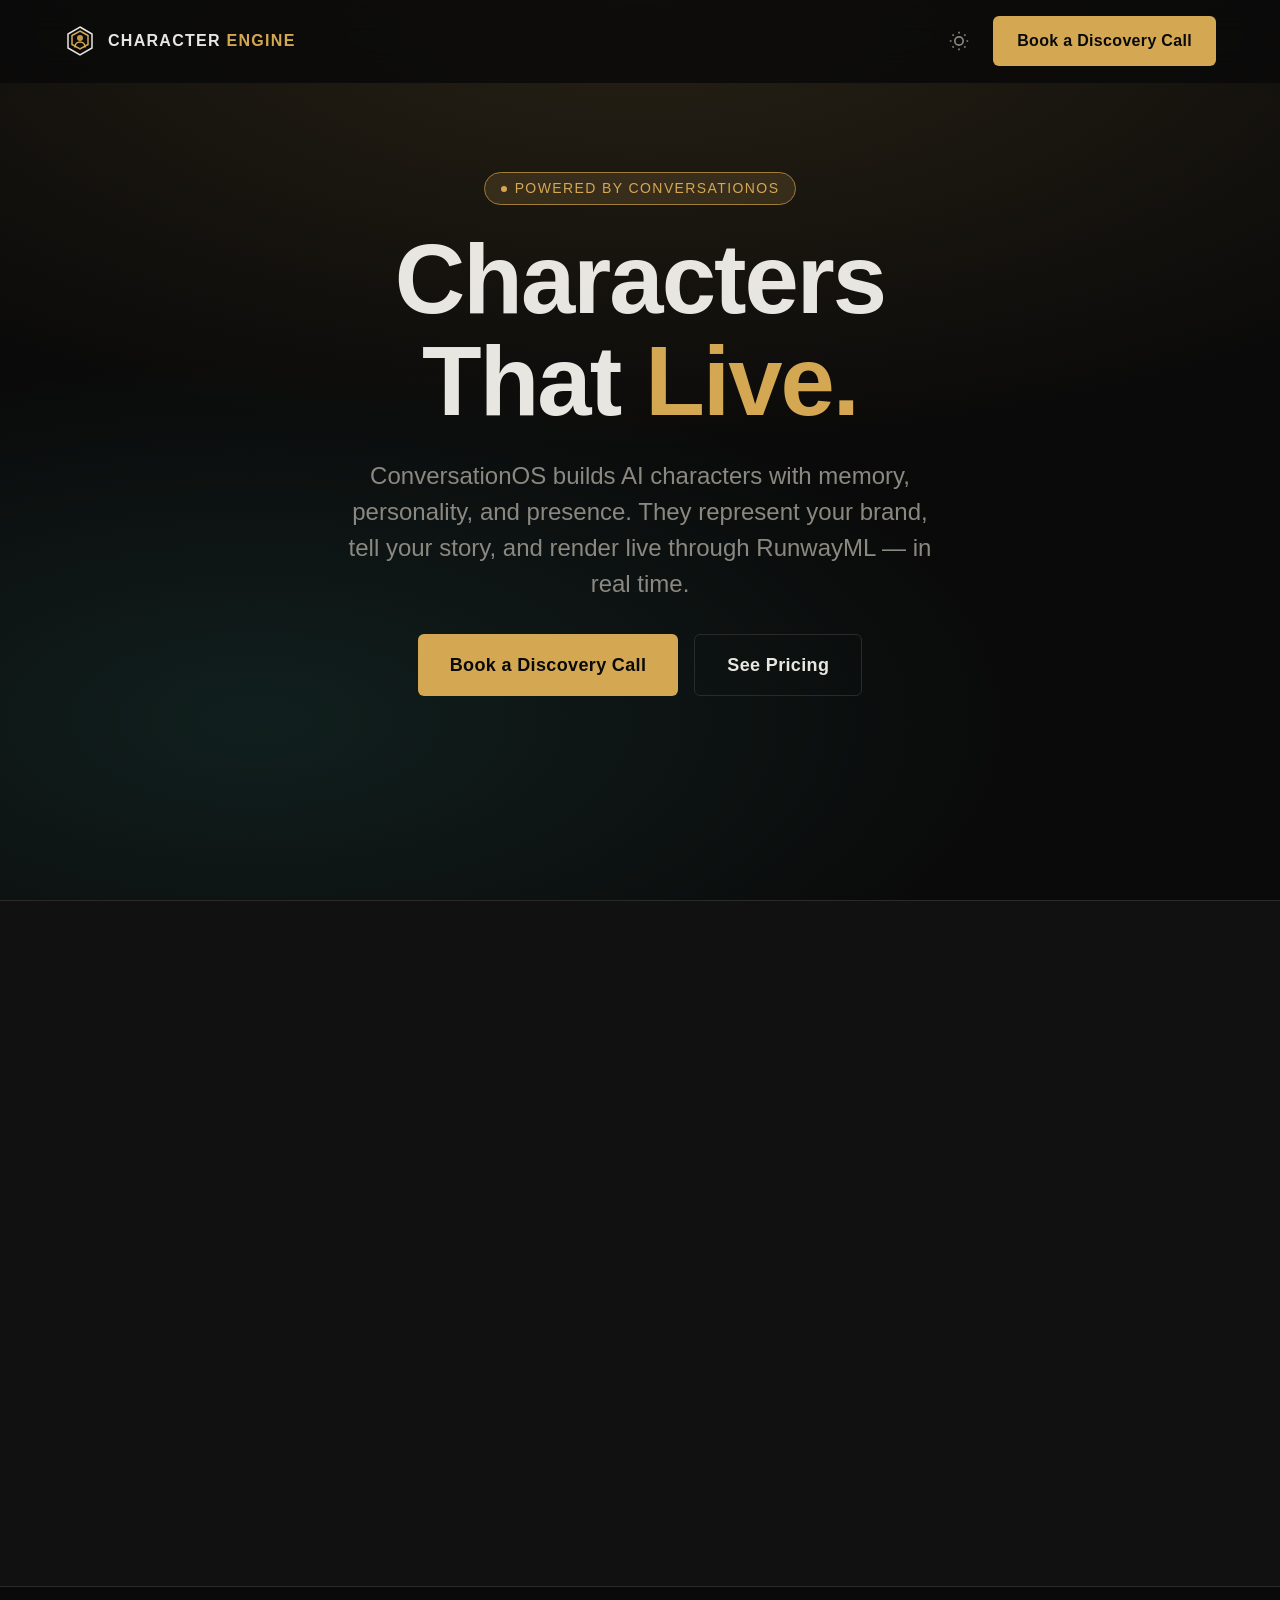
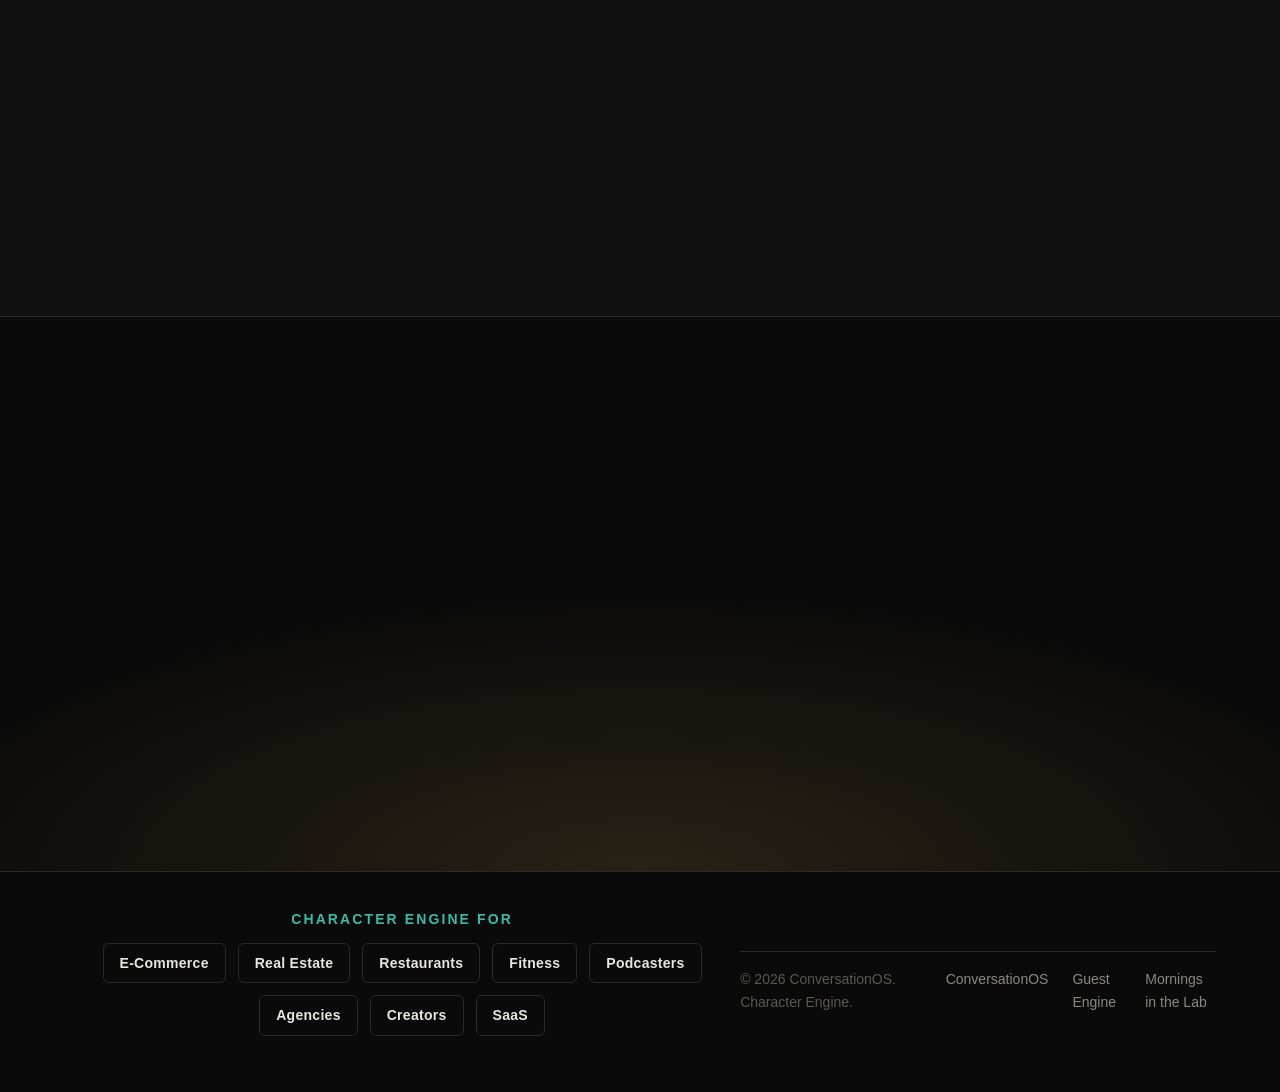
<file: index.html>
<!DOCTYPE html>
<html lang="en" data-theme="dark">
<head>
  <meta charset="UTF-8">
  <meta name="viewport" content="width=device-width, initial-scale=1.0">
  <title>Character Engine — AI Characters That Live</title>
  <meta name="description" content="Build, manage, and deploy AI characters with memory, personality, and visual identity. Custom character IP creation, universe building, live rendering via RunwayML, and character licensing by ConversationOS.">
  <meta name="robots" content="index, follow, max-snippet:-1, max-image-preview:large">
  <link rel="canonical" href="https://characterengine.live/">

  <!-- Open Graph -->
  <meta property="og:type" content="website">
  <meta property="og:site_name" content="Character Engine">
  <meta property="og:title" content="Character Engine — AI Characters That Live">
  <meta property="og:description" content="Build, manage, and deploy AI characters with memory, personality, and visual identity. Custom character IP creation, universe building, live rendering via RunwayML, and character licensing by ConversationOS.">
  <meta property="og:url" content="https://characterengine.live/">
  <meta property="og:image" content="https://characterengine.live/og-image.png">
  <meta property="og:image:width" content="1376">
  <meta property="og:image:height" content="768">
  <meta property="og:image:alt" content="Character Engine — AI Characters That Live">

  <!-- Twitter -->
  <meta name="twitter:card" content="summary_large_image">
  <meta name="twitter:title" content="Character Engine — AI Characters That Live">
  <meta name="twitter:description" content="Build, manage, and deploy AI characters with memory, personality, and visual identity. Custom character IP creation, universe building, live rendering via RunwayML, and character licensing by ConversationOS.">
  <meta name="twitter:image" content="https://characterengine.live/og-image.png">
  <meta name="twitter:image:alt" content="Character Engine — AI Characters That Live">
  <link href="https://api.fontshare.com/v2/css?f[]=clash-display@400,500,600,700&f[]=satoshi@300,400,500,600,700&display=swap" rel="stylesheet">
  <link rel="alternate" type="text/plain" href="https://characterengine.live/llms.txt" title="llms.txt">
  <link rel="stylesheet" href="./base.css">
  <link rel="stylesheet" href="./style.css">

  <script type="application/ld+json">
{
  "@context": "https://schema.org",
  "@type": "Organization",
  "@id": "https://characterengine.live/#organization",
  "name": "Character Engine",
  "alternateName": ["CharacterEngine"],
  "description": "AI-trained character engine that turns expertise into a discoverable entity for AI search and chatbots.",
  "url": "https://characterengine.live",
  "parentOrganization": {
    "@type": "Organization",
    "@id": "https://mitl.studio/#organization",
    "name": "MiTL Studio",
    "url": "https://mitl.studio"
  },
  "founder": {
    "@type": "Person",
    "@id": "https://keithbilous.com/#keith-bilous",
    "name": "Keith Bilous",
    "url": "https://keithbilous.com", "sameAs": ["https://www.linkedin.com/in/keithbilous", "https://x.com/keithbilous", "https://www.youtube.com/@morningsinthelab", "https://www.instagram.com/keithbilous", "https://www.threads.com/@keithbilous", "https://keithbilous.substack.com"]
  }
}
  </script>
  <script type="application/ld+json">
{
  "@context": "https://schema.org",
  "@type": "Service",
  "name": "Character Engine",
  "description": "Build, manage, and deploy AI characters with memory, personality, and visual identity. Custom character IP creation, universe building, live rendering via RunwayML, and character licensing by ConversationOS.",
  "provider": {
    "@id": "https://characterengine.live/#organization"
  },
  "url": "https://characterengine.live/",
  "serviceType": "AI Character IP Creation and Management",
  "areaServed": "Worldwide",
  "offers": [
    {
      "@type": "Offer",
      "name": "Custom Character Build",
      "priceSpecification": {
        "@type": "PriceSpecification",
        "price": "997",
        "priceCurrency": "USD",
        "description": "Starting at $997 for basic character builds, $2,497 for premium with RunwayML live rendering"
      }
    },
    {
      "@type": "Offer",
      "name": "Standard Hosting",
      "priceSpecification": {
        "@type": "PriceSpecification",
        "price": "47",
        "priceCurrency": "USD",
        "billingDuration": "P1M",
        "description": "$47/mo or $470/yr for character hosting"
      }
    },
    {
      "@type": "Offer",
      "name": "Live Hosting",
      "priceSpecification": {
        "@type": "PriceSpecification",
        "price": "197",
        "priceCurrency": "USD",
        "billingDuration": "P1M",
        "description": "From $197/mo or $1,970/yr — live rendering costs vary based on compute usage via RunwayML"
      }
    },
    {
      "@type": "Offer",
      "name": "IP Licensing",
      "description": "70/30 revenue split (owner / ConversationOS)"
    }
  ]
}
  </script>
  <script type="application/ld+json">
{
  "@context": "https://schema.org",
  "@type": "WebPage",
  "name": "Character Engine — AI Characters That Live",
  "description": "Build, manage, and deploy AI characters with memory, personality, and visual identity. Custom character IP creation, universe building, live rendering via RunwayML, and character licensing by ConversationOS.",
  "url": "https://characterengine.live/",
  "isPartOf": {
    "@type": "WebSite",
    "name": "Character Engine",
    "url": "https://characterengine.live"
  },
  "publisher": {
    "@id": "https://characterengine.live/#organization"
  }
}
  </script>
  <script type="application/ld+json">
{
  "@context": "https://schema.org",
  "@type": "FAQPage",
  "mainEntity": [
    {
      "@type": "Question",
      "name": "What is Character Engine?",
      "acceptedAnswer": {
        "@type": "Answer",
        "text": "Character Engine is the character IP platform inside ConversationOS. We build, manage, and deploy AI characters with memory, personality, backstory, visual identity, and the ability to render live in real time through RunwayML integration — across live shows, social media, websites, and any digital touchpoint."
      }
    },
    {
      "@type": "Question",
      "name": "What can AI characters do for my brand?",
      "acceptedAnswer": {
        "@type": "Answer",
        "text": "AI characters build memory (they remember every interaction), build brand authority (a consistent voice that never goes off-brand), and blur reality (audiences engage with them like real people). They can host live streams with real-time rendering via RunwayML, produce social content, answer questions, onboard users, and represent your brand 24/7."
      }
    },
    {
      "@type": "Question",
      "name": "How does live rendering work?",
      "acceptedAnswer": {
        "@type": "Answer",
        "text": "Character Engine integrates with RunwayML for real-time character animation. Your characters don't just exist as text or static images — they perform live on broadcasts, streams, and video calls. This is the same technology powering the characters on Mornings in the Lab's daily live broadcast."
      }
    },
    {
      "@type": "Question",
      "name": "What's the difference between Standard and Live hosting?",
      "acceptedAnswer": {
        "@type": "Answer",
        "text": "Standard hosting keeps your character available for interactions, content generation, and licensing. Live hosting adds real-time RunwayML rendering — your character can appear live on broadcasts, streams, and video content. Live rendering costs vary based on compute usage."
      }
    },
    {
      "@type": "Question",
      "name": "Can I license existing ConversationOS characters?",
      "acceptedAnswer": {
        "@type": "Answer",
        "text": "Yes. Characters from the MiTL universe (Sterling, Sophia, Preston, Frankie, Tommy, Maya, and 16+ more) are available for licensing. They come with personality, backstory, audience recognition, and live rendering capability. Custom licensing terms start at $2,500/campaign."
      }
    },
    {
      "@type": "Question",
      "name": "Who is behind Character Engine?",
      "acceptedAnswer": {
        "@type": "Answer",
        "text": "Character Engine is built and operated by MiTL Studio on ConversationOS — the same platform powering Guest Engine, Signal ENGINE, and the Mornings in the Lab daily broadcast network. 800+ episodes. 22+ AI characters. Live every day."
      }
    }
  ]
}
  </script>

  <style>
    details summary::-webkit-details-marker { display: none; }
    details[open] summary svg { transform: rotate(180deg); }
    details summary:hover { color: var(--color-gold); }
  </style>
</head>
<body>
<main>

  <!-- Header -->
  <header class="header" id="header">
    <div class="container">
      <a href="#" class="logo" aria-label="Character Engine home">
        <svg viewBox="0 0 32 32" fill="none" xmlns="http://www.w3.org/2000/svg" aria-hidden="true">
          <!-- Geometric engine mark: interlocking hexagon + inner character silhouette -->
          <path d="M16 2L28 9v14l-12 7L4 23V9l12-7z" stroke="currentColor" stroke-width="1.5" fill="none"/>
          <path d="M16 6l8 4.5v9L16 24l-8-4.5v-9L16 6z" stroke="var(--color-gold)" stroke-width="1.5" fill="none"/>
          <circle cx="16" cy="13" r="3" fill="var(--color-gold)" opacity="0.9"/>
          <path d="M11 22c0-3 2.2-5 5-5s5 2 5 5" stroke="var(--color-gold)" stroke-width="1.5" fill="none" stroke-linecap="round"/>
        </svg>
        <span class="logo-text">Character <span>Engine</span></span>
      </a>
      <div class="nav-actions">
        <button class="theme-toggle" data-theme-toggle aria-label="Switch to light mode">
          <svg width="20" height="20" viewBox="0 0 24 24" fill="none" stroke="currentColor" stroke-width="2">
            <circle cx="12" cy="12" r="5"/><path d="M12 1v2M12 21v2M4.22 4.22l1.42 1.42M18.36 18.36l1.42 1.42M1 12h2M21 12h2M4.22 19.78l1.42-1.42M18.36 5.64l1.42-1.42"/>
          </svg>
        </button>
        <a href="#book" class="btn btn--primary">Book a Discovery Call</a>
      </div>
    </div>
  </header>

  <!-- Hero -->
  <section class="hero" id="hero">
    <div class="hero-content">
      <div class="hero-badge">
        <span>Powered by ConversationOS</span>
      </div>
      <h1>Characters<br>That <span class="accent">Live.</span></h1>
      <p class="hero-sub">ConversationOS builds AI characters with memory, personality, and presence. They represent your brand, tell your story, and render live through RunwayML — in real time.</p>
      <div class="hero-ctas">
        <a href="#book" class="btn btn--primary btn--large">Book a Discovery Call</a>
        <a href="#pricing" class="btn btn--ghost btn--large">See Pricing</a>
      </div>
    </div>
  </section>

  <!-- Problem -->
  <section class="problem" id="problem">
    <div class="container">
      <div class="problem-grid">
        <div class="problem-text fade-in">
          <h2>Your Brand Needs a <span class="accent">Voice That Stays.</span></h2>
          <p>Campaigns end. Spokespeople leave. Mascots collect dust. You spend on awareness that vanishes the moment the budget does.</p>
          <p>What if your brand had a character — a living, breathing entity with a backstory, a personality, relationships, and memory? One that shows up on your live streams, in your social content, on your website — and remembers every interaction.</p>
          <p>That's not a mascot. That's IP. And ConversationOS is the engine that builds it.</p>
        </div>
        <div class="problem-stats fade-in">
          <div class="stat-card">
            <div class="number">22+</div>
            <div class="label">Characters built and deployed by ConversationOS</div>
          </div>
          <div class="stat-card">
            <div class="number">5+</div>
            <div class="label">Show segments powered by AI characters daily</div>
          </div>
          <div class="stat-card">
            <div class="number">Live</div>
            <div class="label">Real-time character rendering via RunwayML on daily broadcasts</div>
          </div>
          <div class="stat-card">
            <div class="number">Full IP</div>
            <div class="label">Backstory, attributes, relationships, visual identity — all managed for you</div>
          </div>
        </div>
      </div>
    </div>
  </section>

  <!-- Three Pillars -->
  <section class="pillars" id="pillars">
    <div class="container">
      <div class="section-header fade-in">
        <span class="section-label">The Three Pillars</span>
        <h2 class="section-title">What Characters Do for Your Brand</h2>
      </div>
      <div class="pillars-grid">
        <div class="pillar-card fade-in">
          <div class="pillar-icon">
            <svg width="24" height="24" viewBox="0 0 24 24" fill="none" stroke="currentColor" stroke-width="2" stroke-linecap="round">
              <circle cx="12" cy="12" r="10"/>
              <path d="M12 6v6l4 2"/>
            </svg>
          </div>
          <h3>Build Memory</h3>
          <p>Every interaction, every appearance, every conversation becomes part of the character's history. Your audience builds a relationship over time — not with a campaign, but with a presence that remembers them.</p>
        </div>
        <div class="pillar-card fade-in">
          <div class="pillar-icon">
            <svg width="24" height="24" viewBox="0 0 24 24" fill="none" stroke="currentColor" stroke-width="2" stroke-linecap="round">
              <path d="M12 2L2 7l10 5 10-5-10-5z"/>
              <path d="M2 17l10 5 10-5"/>
              <path d="M2 12l10 5 10-5"/>
            </svg>
          </div>
          <h3>Build Brand Authority</h3>
          <p>A character becomes your most consistent voice. It delivers your message with personality, never goes off-brand, never takes a sick day, and builds recognition no rotating spokesperson can match.</p>
        </div>
        <div class="pillar-card fade-in">
          <div class="pillar-icon">
            <svg width="24" height="24" viewBox="0 0 24 24" fill="none" stroke="currentColor" stroke-width="2" stroke-linecap="round">
              <path d="M12 3c-4.97 0-9 4.03-9 9s4.03 9 9 9"/>
              <path d="M12 3c4.97 0 9 4.03 9 9s-4.03 9-9 9"/>
              <path d="M12 3v18"/>
              <line x1="3" y1="12" x2="21" y2="12"/>
            </svg>
          </div>
          <h3>Blur Reality</h3>
          <p>The line between AI character and real person becomes intentional ambiguity. Your audience engages, debates, and shares — not because they're tricked, but because the character is that compelling.</p>
        </div>
      </div>
    </div>
  </section>

  <!-- What ConversationOS Builds -->
  <section class="services" id="services">
    <div class="container">
      <div class="services-layout">
        <div class="services-intro fade-in">
          <span class="section-label">What ConversationOS Builds</span>
          <h2 class="section-title">Full-Stack Character IP</h2>
          <p>We don't hand you a chatbot and wish you luck. ConversationOS architects an entire character ecosystem — from personality DNA to visual identity to live rendering and deployment across every touchpoint your brand needs.</p>
          <a href="#book" class="btn btn--primary" style="margin-top: var(--space-4);">Start Building</a>
        </div>
        <div class="services-grid fade-in">
          <div class="service-item">
            <h4>Character Architecture</h4>
            <p>Backstory, personality traits, voice patterns, emotional range, and behavioral rules that make each character consistent and compelling.</p>
          </div>
          <div class="service-item">
            <h4>Visual Identity</h4>
            <p>Character design, styling, environment design, and visual consistency across all media formats and touchpoints.</p>
          </div>
          <div class="service-item">
            <h4>Universe Building</h4>
            <p>Storyworlds with lore, rules, relationships, and aesthetic DNA. Every interaction stays in canon.</p>
          </div>
          <div class="service-item">
            <h4>Relationship Mapping</h4>
            <p>Characters don't exist alone. We build the web of relationships, rivalries, mentorships, and dynamics that make the universe feel alive.</p>
          </div>
          <div class="service-item">
            <h4>Live Deployment</h4>
            <p>Characters that join live streams, host segments, hold real-time conversations, and interact with your audience.</p>
          </div>
          <div class="service-item">
            <h4>API Integration</h4>
            <p>Full REST API for querying characters, universes, and generation endpoints. Plug into any platform, any workflow.</p>
          </div>
          <div class="service-item">
            <h4>Content Generation</h4>
            <p>Characters that produce social posts, video scripts, show segments, and editorial content — all in their authentic voice.</p>
          </div>
          <div class="service-item">
            <h4>IP Management</h4>
            <p>Licensing frameworks, usage tracking, revenue splits, and formal agreements through ConversationOS. Your characters are assets — we protect them.</p>
          </div>
          <div class="service-item">
            <h4>Live Rendering</h4>
            <p>Real-time character animation powered by RunwayML integration. Your characters don't just exist — they perform live on broadcasts, streams, and video calls.</p>
          </div>
        </div>
      </div>
    </div>
  </section>

  <!-- Character Roster -->
  <section class="roster" id="roster">
    <div class="container">
      <div class="section-header fade-in">
        <span class="section-label">Proof It Works</span>
        <h2 class="section-title">Meet the Cast</h2>
        <p style="color: var(--color-text-muted); max-width: 560px; margin: var(--space-4) auto 0;">Built and managed by ConversationOS. These characters are live. They host shows, hold conversations, have fans, and build memory every day inside the Mornings in the Lab universe.</p>
      </div>
      <div class="roster-grid">

        <div class="character-card fade-in">
          <div class="character-portrait">
            <div class="portrait-placeholder">
              <svg width="64" height="64" viewBox="0 0 24 24" fill="currentColor"><circle cx="12" cy="8" r="4"/><path d="M4 20c0-4 3.6-7 8-7s8 3 8 7"/></svg>
            </div>
          </div>
          <div class="character-info">
            <div class="character-role">Co-Host</div>
            <div class="character-name">Sterling</div>
            <div class="character-traits">
              <span class="trait">Analytical</span>
              <span class="trait">Witty</span>
              <span class="trait">Morning Show</span>
            </div>
          </div>
        </div>

        <div class="character-card fade-in">
          <div class="character-portrait">
            <div class="portrait-placeholder">
              <svg width="64" height="64" viewBox="0 0 24 24" fill="currentColor"><circle cx="12" cy="8" r="4"/><path d="M4 20c0-4 3.6-7 8-7s8 3 8 7"/></svg>
            </div>
          </div>
          <div class="character-info">
            <div class="character-role">Center Stage Host</div>
            <div class="character-name">Sophia Grant</div>
            <div class="character-traits">
              <span class="trait">Empathetic</span>
              <span class="trait">Interviewer</span>
              <span class="trait">Prime Time</span>
            </div>
          </div>
        </div>

        <div class="character-card fade-in">
          <div class="character-portrait">
            <div class="portrait-placeholder">
              <svg width="64" height="64" viewBox="0 0 24 24" fill="currentColor"><circle cx="12" cy="8" r="4"/><path d="M4 20c0-4 3.6-7 8-7s8 3 8 7"/></svg>
            </div>
          </div>
          <div class="character-info">
            <div class="character-role">Co-Host</div>
            <div class="character-name">Preston</div>
            <div class="character-traits">
              <span class="trait">Strategic</span>
              <span class="trait">Confident</span>
              <span class="trait">Morning Show</span>
            </div>
          </div>
        </div>

        <div class="character-card fade-in">
          <div class="character-portrait">
            <div class="portrait-placeholder">
              <svg width="64" height="64" viewBox="0 0 24 24" fill="currentColor"><circle cx="12" cy="8" r="4"/><path d="M4 20c0-4 3.6-7 8-7s8 3 8 7"/></svg>
            </div>
          </div>
          <div class="character-info">
            <div class="character-role">Comedic</div>
            <div class="character-name">Frankie</div>
            <div class="character-traits">
              <span class="trait">Animated</span>
              <span class="trait">Assertive</span>
              <span class="trait">Street Smart</span>
            </div>
          </div>
        </div>

        <div class="character-card fade-in">
          <div class="character-portrait">
            <div class="portrait-placeholder">
              <svg width="64" height="64" viewBox="0 0 24 24" fill="currentColor"><circle cx="12" cy="8" r="4"/><path d="M4 20c0-4 3.6-7 8-7s8 3 8 7"/></svg>
            </div>
          </div>
          <div class="character-info">
            <div class="character-role">Comedic Sidekick</div>
            <div class="character-name">Tommy</div>
            <div class="character-traits">
              <span class="trait">Skeptic</span>
              <span class="trait">Validator</span>
              <span class="trait">Self-Improver</span>
            </div>
          </div>
        </div>

        <div class="character-card fade-in">
          <div class="character-portrait">
            <div class="portrait-placeholder">
              <svg width="64" height="64" viewBox="0 0 24 24" fill="currentColor"><circle cx="12" cy="8" r="4"/><path d="M4 20c0-4 3.6-7 8-7s8 3 8 7"/></svg>
            </div>
          </div>
          <div class="character-info">
            <div class="character-role">Community Voice</div>
            <div class="character-name">Maya Reyes</div>
            <div class="character-traits">
              <span class="trait">Authentic</span>
              <span class="trait">Grounded</span>
              <span class="trait">Advocate</span>
            </div>
          </div>
        </div>

      </div>
      <div class="roster-cta fade-in">
        <p style="color: var(--color-text-muted); margin-bottom: var(--space-4);">These are just six of 22+ characters in the engine. Each one has a full personality bible, visual identity, show assignments, and relationship map.</p>
        <a href="#pricing" class="btn btn--ghost">License a Character</a>
      </div>
    </div>
  </section>

  <!-- Pricing -->
  <section class="pricing" id="pricing">
    <div class="container">
      <div class="section-header fade-in">
        <span class="section-label">Pricing</span>
        <h2 class="section-title">Build, Host, and License</h2>
        <div class="pricing-toggle" id="pricing-toggle">
          <span class="active" data-period="monthly">Monthly</span>
          <label>
            <input type="checkbox" id="billing-toggle">
            <span class="toggle-track"></span>
            <span class="toggle-thumb"></span>
          </label>
          <span data-period="annual">Annual <span class="pricing-save">Save ~2 months</span></span>
        </div>
      </div>
      <div class="pricing-grid fade-in">

        <!-- Custom Build -->
        <div class="pricing-card">
          <h3>Custom Character Build</h3>
          <p>Full character IP creation — from concept to deployment-ready.</p>
          <div class="pricing-price">$997</div>
          <div class="pricing-period">One-time &middot; Basic &nbsp;|&nbsp; $2,497 Premium</div>
          <ul class="pricing-features" role="list">
            <li><span class="check">&#10003;</span> Full character architecture (personality, backstory, voice)</li>
            <li><span class="check">&#10003;</span> Visual identity and environment design</li>
            <li><span class="check">&#10003;</span> Universe rules and relationship mapping</li>
            <li><span class="check">&#10003;</span> Brand voice training</li>
            <li><span class="check">&#10003;</span> Deployment-ready across all platforms</li>
            <li><span class="check">&#10003;</span> Premium: RunwayML-ready live rendering setup, multiple scenes, deep character development</li>
          </ul>
          <div style="display: flex; gap: var(--space-3); flex-wrap: wrap;">
            <button onclick="checkoutBuild('basic')" class="btn btn--primary" style="flex: 1; min-width: 140px;">Build Basic — $997</button>
            <button onclick="checkoutBuild('premium')" class="btn btn--ghost" style="flex: 1; min-width: 140px; border-color: var(--color-gold-dim); color: var(--color-gold);">Build Premium — $2,497</button>
          </div>
        </div>

        <!-- Standard Hosting -->
        <div class="pricing-card">
          <h3>Standard Hosting</h3>
          <p>Your character lives, responds, and generates content on your platforms.</p>
          <div class="pricing-price" data-monthly="$47" data-annual="$470">$47</div>
          <div class="pricing-period" data-monthly="/month" data-annual="/year">/month</div>
          <ul class="pricing-features" role="list">
            <li><span class="check">&#10003;</span> Character lives on your profile/platform</li>
            <li><span class="check">&#10003;</span> Responds to prompts and interactions</li>
            <li><span class="check">&#10003;</span> Available for IP licensing (70/30 split)</li>
            <li><span class="check">&#10003;</span> Content generation in character voice</li>
            <li><span class="check">&#10003;</span> API access for queries and deployment</li>
            <li><span class="check">&#10003;</span> Monthly character updates</li>
          </ul>
          <button onclick="checkoutHosting('standard')" class="btn btn--primary" id="btn-standard" data-monthly="Start Standard — $47/mo" data-annual="Start Standard — $470/yr">Start Standard — $47/mo</button>
        </div>

        <!-- Live Hosting -->
        <div class="pricing-card pricing-card--featured">
          <div class="pricing-badge">Most Popular</div>
          <h3>Live Hosting</h3>
          <p>Everything in Standard plus real-time RunwayML character rendering.</p>
          <div class="pricing-price" data-monthly="From $197" data-annual="From $1,970">From $197</div>
          <div class="pricing-period" data-monthly="/month**" data-annual="/year**">/month**</div>
          <ul class="pricing-features" role="list">
            <li><span class="check">&#10003;</span> Everything in Standard hosting</li>
            <li><span class="check">&#10003;</span> Real-time RunwayML character rendering</li>
            <li><span class="check">&#10003;</span> Live broadcast integration</li>
            <li><span class="check">&#10003;</span> Real-time character animation during shows/streams</li>
            <li><span class="check">&#10003;</span> Live interaction capabilities</li>
            <li><span class="check">&#10003;</span> Priority rendering queue</li>
          </ul>
          <button onclick="checkoutHosting('live')" class="btn btn--primary" id="btn-live" data-monthly="Go Live — From $197/mo" data-annual="Go Live — From $1,970/yr">Go Live — From $197/mo</button>
          <p class="pricing-note">**Live rendering costs vary based on compute usage via RunwayML</p>
        </div>

        <!-- IP Licensing -->
        <div class="pricing-card">
          <h3>IP Licensing</h3>
          <p>License your characters to other shows, brands, and platforms.</p>
          <div class="pricing-price">70/30</div>
          <div class="pricing-period">Revenue split (owner / ConversationOS)</div>
          <ul class="pricing-features" role="list">
            <li><span class="check">&#10003;</span> License your character to shows, brands, platforms</li>
            <li><span class="check">&#10003;</span> ConversationOS handles distribution and tracking</li>
            <li><span class="check">&#10003;</span> Smart contract enforcement</li>
            <li><span class="check">&#10003;</span> Usage monitoring and reporting</li>
            <li><span class="check">&#10003;</span> Show character licensing (Sterling, Preston, etc.) at custom rates</li>
          </ul>
          <a href="#" onclick="event.preventDefault(); document.querySelector('sophia-embed')?.shadowRoot?.querySelector('.sophia-bubble')?.click();" class="btn btn--ghost" style="border-color: var(--color-teal-dim); color: var(--color-teal);">Chat with Sophia</a>
        </div>

      </div>

      <div class="pricing-guest-note fade-in">
        <a href="https://guestengine.live" target="_blank" rel="noopener noreferrer">Guest Engine</a> members get their digital twin built and hosted at Standard tier — included in membership. Upgrade to Live for $100/mo add-on. VIP members get Live included.
      </div>
    </div>
  </section>

  <!-- Process -->
  <section class="process" id="process">
    <div class="container">
      <div class="section-header fade-in">
        <span class="section-label">How It Works</span>
        <h2 class="section-title">From Concept to Living Character</h2>
      </div>
      <div class="process-steps fade-in">
        <div class="step">
          <div class="step-number">01</div>
          <h4>Discovery</h4>
          <p>We learn your brand, your audience, and where characters can create the most impact.</p>
        </div>
        <div class="step">
          <div class="step-number">02</div>
          <h4>Architecture</h4>
          <p>ConversationOS designs the character's DNA — personality, backstory, voice, visual identity, and universe rules.</p>
        </div>
        <div class="step">
          <div class="step-number">03</div>
          <h4>Build &amp; Deploy</h4>
          <p>Characters come to life across your platforms — live streams with RunwayML rendering, social, web, video, and beyond.</p>
        </div>
        <div class="step">
          <div class="step-number">04</div>
          <h4>Manage &amp; Grow</h4>
          <p>We evolve the character over time, building memory, deepening relationships, and expanding the universe.</p>
        </div>
      </div>
    </div>
  </section>


  <!-- FAQ Section -->
  <section class="services" id="faq">
    <div class="container container--narrow">
      <div class="section-header fade-in" style="text-align: center; margin-bottom: var(--space-8);">
        <span class="section-label">FAQ</span>
        <h2 class="section-title">Frequently Asked Questions</h2>
      </div>
      <div class="fade-in" style="display: flex; flex-direction: column; gap: var(--space-4);">
        <details style="background: var(--color-surface); border: 1px solid var(--color-border); border-radius: var(--radius-lg); overflow: hidden;">
          <summary style="padding: var(--space-5) var(--space-6); cursor: pointer; font-weight: 600; font-size: var(--text-base); list-style: none; display: flex; align-items: center; justify-content: space-between;">
            What is Character Engine?
            <svg width="20" height="20" viewBox="0 0 24 24" fill="none" stroke="var(--color-text-muted)" stroke-width="2" style="flex-shrink: 0; margin-left: var(--space-4); transition: transform 0.2s ease;"><path d="M6 9l6 6 6-6"/></svg>
          </summary>
          <div style="padding: 0 var(--space-6) var(--space-6); color: var(--color-text-muted); line-height: 1.7;">
            <p>Character Engine is the character IP platform inside ConversationOS. We build, manage, and deploy AI characters with memory, personality, backstory, visual identity, and the ability to render live in real time through RunwayML integration — across live shows, social media, websites, and any digital touchpoint.</p>
          </div>
        </details>
        <details style="background: var(--color-surface); border: 1px solid var(--color-border); border-radius: var(--radius-lg); overflow: hidden;">
          <summary style="padding: var(--space-5) var(--space-6); cursor: pointer; font-weight: 600; font-size: var(--text-base); list-style: none; display: flex; align-items: center; justify-content: space-between;">
            What can AI characters do for my brand?
            <svg width="20" height="20" viewBox="0 0 24 24" fill="none" stroke="var(--color-text-muted)" stroke-width="2" style="flex-shrink: 0; margin-left: var(--space-4); transition: transform 0.2s ease;"><path d="M6 9l6 6 6-6"/></svg>
          </summary>
          <div style="padding: 0 var(--space-6) var(--space-6); color: var(--color-text-muted); line-height: 1.7;">
            <p>AI characters build memory (they remember every interaction), build brand authority (a consistent voice that never goes off-brand), and blur reality (audiences engage with them like real people). They can host live streams with real-time rendering via RunwayML, produce social content, answer questions, onboard users, and represent your brand 24/7.</p>
          </div>
        </details>
        <details style="background: var(--color-surface); border: 1px solid var(--color-border); border-radius: var(--radius-lg); overflow: hidden;">
          <summary style="padding: var(--space-5) var(--space-6); cursor: pointer; font-weight: 600; font-size: var(--text-base); list-style: none; display: flex; align-items: center; justify-content: space-between;">
            How does live rendering work?
            <svg width="20" height="20" viewBox="0 0 24 24" fill="none" stroke="var(--color-text-muted)" stroke-width="2" style="flex-shrink: 0; margin-left: var(--space-4); transition: transform 0.2s ease;"><path d="M6 9l6 6 6-6"/></svg>
          </summary>
          <div style="padding: 0 var(--space-6) var(--space-6); color: var(--color-text-muted); line-height: 1.7;">
            <p>Character Engine integrates with RunwayML for real-time character animation. Your characters don't just exist as text or static images — they perform live on broadcasts, streams, and video calls. This is the same technology powering the characters on Mornings in the Lab's daily live broadcast.</p>
          </div>
        </details>
        <details style="background: var(--color-surface); border: 1px solid var(--color-border); border-radius: var(--radius-lg); overflow: hidden;">
          <summary style="padding: var(--space-5) var(--space-6); cursor: pointer; font-weight: 600; font-size: var(--text-base); list-style: none; display: flex; align-items: center; justify-content: space-between;">
            What's the difference between Standard and Live hosting?
            <svg width="20" height="20" viewBox="0 0 24 24" fill="none" stroke="var(--color-text-muted)" stroke-width="2" style="flex-shrink: 0; margin-left: var(--space-4); transition: transform 0.2s ease;"><path d="M6 9l6 6 6-6"/></svg>
          </summary>
          <div style="padding: 0 var(--space-6) var(--space-6); color: var(--color-text-muted); line-height: 1.7;">
            <p>Standard hosting keeps your character available for interactions, content generation, and licensing. Live hosting adds real-time RunwayML rendering — your character can appear live on broadcasts, streams, and video content. Live rendering costs vary based on compute usage.</p>
          </div>
        </details>
        <details style="background: var(--color-surface); border: 1px solid var(--color-border); border-radius: var(--radius-lg); overflow: hidden;">
          <summary style="padding: var(--space-5) var(--space-6); cursor: pointer; font-weight: 600; font-size: var(--text-base); list-style: none; display: flex; align-items: center; justify-content: space-between;">
            Can I license existing ConversationOS characters?
            <svg width="20" height="20" viewBox="0 0 24 24" fill="none" stroke="var(--color-text-muted)" stroke-width="2" style="flex-shrink: 0; margin-left: var(--space-4); transition: transform 0.2s ease;"><path d="M6 9l6 6 6-6"/></svg>
          </summary>
          <div style="padding: 0 var(--space-6) var(--space-6); color: var(--color-text-muted); line-height: 1.7;">
            <p>Yes. Characters from the MiTL universe (Sterling, Sophia, Preston, Frankie, Tommy, Maya, and 16+ more) are available for licensing. They come with personality, backstory, audience recognition, and live rendering capability. Custom licensing terms start at $2,500/campaign.</p>
          </div>
        </details>
        <details style="background: var(--color-surface); border: 1px solid var(--color-border); border-radius: var(--radius-lg); overflow: hidden;">
          <summary style="padding: var(--space-5) var(--space-6); cursor: pointer; font-weight: 600; font-size: var(--text-base); list-style: none; display: flex; align-items: center; justify-content: space-between;">
            Who is behind Character Engine?
            <svg width="20" height="20" viewBox="0 0 24 24" fill="none" stroke="var(--color-text-muted)" stroke-width="2" style="flex-shrink: 0; margin-left: var(--space-4); transition: transform 0.2s ease;"><path d="M6 9l6 6 6-6"/></svg>
          </summary>
          <div style="padding: 0 var(--space-6) var(--space-6); color: var(--color-text-muted); line-height: 1.7;">
            <p>Character Engine is built and operated by MiTL Studio on ConversationOS — the same platform powering Guest Engine, Signal ENGINE, and the Mornings in the Lab daily broadcast network. 800+ episodes. 22+ AI characters. Live every day.</p>
          </div>
        </details>
      </div>
    </div>
  </section>

  <!-- Final CTA -->
  <section class="final-cta" id="book">
    <div class="container">
      <h2 class="fade-in">Ready to Build a Character<br>That <span class="accent">Never Forgets?</span></h2>
      <p class="fade-in">Starting at $997 to build. $47/mo to host. Powered by ConversationOS.</p>
      <div class="fade-in">
        <a href="#" onclick="event.preventDefault(); document.querySelector('sophia-embed')?.shadowRoot?.querySelector('.sophia-bubble')?.click();" class="btn btn--primary btn--large">Chat with Sophia</a>
      </div>
    </div>
  </section>

  <!-- Footer -->
</main>

  <footer class="footer">
    <div class="container">
      <div style="text-align: center; margin-bottom: var(--space-6);">
        <div class="section-label" style="margin-bottom: var(--space-3);">Character Engine For</div>
        <div style="display: flex; flex-wrap: wrap; gap: var(--space-3); justify-content: center;">
          <a href="./ecommerce/" class="btn btn--ghost" style="font-size: var(--text-xs); padding: var(--space-2) var(--space-4);">E-Commerce</a>
          <a href="./realestate/" class="btn btn--ghost" style="font-size: var(--text-xs); padding: var(--space-2) var(--space-4);">Real Estate</a>
          <a href="./restaurants/" class="btn btn--ghost" style="font-size: var(--text-xs); padding: var(--space-2) var(--space-4);">Restaurants</a>
          <a href="./fitness/" class="btn btn--ghost" style="font-size: var(--text-xs); padding: var(--space-2) var(--space-4);">Fitness</a>
          <a href="./podcasters/" class="btn btn--ghost" style="font-size: var(--text-xs); padding: var(--space-2) var(--space-4);">Podcasters</a>
          <a href="./agencies/" class="btn btn--ghost" style="font-size: var(--text-xs); padding: var(--space-2) var(--space-4);">Agencies</a>
          <a href="./creators/" class="btn btn--ghost" style="font-size: var(--text-xs); padding: var(--space-2) var(--space-4);">Creators</a>
          <a href="./saas/" class="btn btn--ghost" style="font-size: var(--text-xs); padding: var(--space-2) var(--space-4);">SaaS</a>
        </div>
      </div>
      <div style="display: flex; align-items: center; justify-content: space-between; padding-top: var(--space-4); border-top: 1px solid var(--color-border);">
        <div class="footer-text">&copy; 2026 ConversationOS. Character Engine.</div>
        <div class="footer-links">
          <a href="https://conversationos.live" target="_blank" rel="noopener noreferrer">ConversationOS</a>
          <a href="https://guestengine.live" target="_blank" rel="noopener noreferrer">Guest Engine</a>
          <a href="https://mornings.live" target="_blank" rel="noopener noreferrer">Mornings in the Lab</a>
        </div>
      </div>
    </div>
  </footer>

  <script>
    // Theme toggle
    (function(){
      const t = document.querySelector('[data-theme-toggle]');
      const r = document.documentElement;
      let d = 'dark'; // Default dark
      r.setAttribute('data-theme', d);
      if (t) {
        t.addEventListener('click', () => {
          d = d === 'dark' ? 'light' : 'dark';
          r.setAttribute('data-theme', d);
          t.setAttribute('aria-label', 'Switch to ' + (d === 'dark' ? 'light' : 'dark') + ' mode');
          t.innerHTML = d === 'dark'
            ? '<svg width="20" height="20" viewBox="0 0 24 24" fill="none" stroke="currentColor" stroke-width="2"><circle cx="12" cy="12" r="5"/><path d="M12 1v2M12 21v2M4.22 4.22l1.42 1.42M18.36 18.36l1.42 1.42M1 12h2M21 12h2M4.22 19.78l1.42-1.42M18.36 5.64l1.42-1.42"/></svg>'
            : '<svg width="20" height="20" viewBox="0 0 24 24" fill="none" stroke="currentColor" stroke-width="2"><path d="M21 12.79A9 9 0 1 1 11.21 3 7 7 0 0 0 21 12.79z"/></svg>';
        });
      }
    })();

    // Header scroll behavior
    (function(){
      const header = document.getElementById('header');
      let lastScroll = 0;
      window.addEventListener('scroll', () => {
        const scroll = window.scrollY;
        if (scroll > 50) {
          header.classList.add('header--scrolled');
        } else {
          header.classList.remove('header--scrolled');
        }
        lastScroll = scroll;
      }, { passive: true });
    })();

    // Scroll reveal fallback for browsers without scroll-driven animations
    (function(){
      if (CSS.supports && CSS.supports('animation-timeline: scroll()')) return;
      const observer = new IntersectionObserver((entries) => {
        entries.forEach(entry => {
          if (entry.isIntersecting) {
            entry.target.classList.add('visible');
            observer.unobserve(entry.target);
          }
        });
      }, { threshold: 0.1 });
      document.querySelectorAll('.fade-in').forEach(el => observer.observe(el));
    })();

    // Pricing toggle + Stripe checkout
    (function(){
      const API_BASE = 'https://app.conversationos.live/api/character-engine';
      let currentInterval = 'month';

      const toggle = document.getElementById('billing-toggle');
      if (toggle) {
        const labels = document.querySelectorAll('.pricing-toggle span[data-period]');
        toggle.addEventListener('change', () => {
          const annual = toggle.checked;
          currentInterval = annual ? 'year' : 'month';
          labels.forEach(l => l.classList.toggle('active', (annual && l.dataset.period === 'annual') || (!annual && l.dataset.period === 'monthly')));
          document.querySelectorAll('.pricing-price[data-monthly]').forEach(el => {
            el.textContent = annual ? el.dataset.annual : el.dataset.monthly;
          });
          document.querySelectorAll('.pricing-period[data-monthly]').forEach(el => {
            el.textContent = annual ? el.dataset.annual : el.dataset.monthly;
          });
          // Update hosting button labels
          document.querySelectorAll('button[data-monthly][data-annual]').forEach(btn => {
            btn.textContent = annual ? btn.dataset.annual : btn.dataset.monthly;
          });
        });
      }

      function setLoading(btn, loading) {
        if (loading) {
          btn.dataset.originalText = btn.textContent;
          btn.textContent = 'Redirecting...';
          btn.disabled = true;
          btn.style.opacity = '0.7';
          btn.style.pointerEvents = 'none';
        } else {
          btn.textContent = btn.dataset.originalText || btn.textContent;
          btn.disabled = false;
          btn.style.opacity = '';
          btn.style.pointerEvents = '';
        }
      }

      function getEmail() {
        const email = prompt('Enter your email to proceed to checkout:');
        if (!email) return null;
        if (!email.includes('@')) {
          alert('Please enter a valid email address.');
          return null;
        }
        return email.trim();
      }

      window.checkoutBuild = async function(tier) {
        const email = getEmail();
        if (!email) return;
        const btn = event.currentTarget;
        setLoading(btn, true);
        try {
          const res = await fetch(API_BASE + '/checkout/build', {
            method: 'POST',
            headers: { 'Content-Type': 'application/json' },
            body: JSON.stringify({ tier: tier, customerEmail: email })
          });
          const data = await res.json();
          if (data.url) {
            window.location.href = data.url;
          } else {
            alert('Something went wrong. Please try again.');
            setLoading(btn, false);
          }
        } catch (err) {
          alert('Something went wrong. Please try again.');
          setLoading(btn, false);
        }
      };

      window.checkoutHosting = async function(tier) {
        const email = getEmail();
        if (!email) return;
        const btn = event.currentTarget;
        setLoading(btn, true);
        try {
          const res = await fetch(API_BASE + '/checkout/hosting', {
            method: 'POST',
            headers: { 'Content-Type': 'application/json' },
            body: JSON.stringify({ tier: tier, interval: currentInterval, customerEmail: email })
          });
          const data = await res.json();
          if (data.url) {
            window.location.href = data.url;
          } else {
            alert('Something went wrong. Please try again.');
            setLoading(btn, false);
          }
        } catch (err) {
          alert('Something went wrong. Please try again.');
          setLoading(btn, false);
        }
      };
    })();
  </script>

  <script
    src="https://app.conversationos.live/sophia-embed.js"
    data-product="character-engine"
    data-theme="dark"
    data-accent-color="#7c3aed"
  ></script>

</body>
</html>
</file>
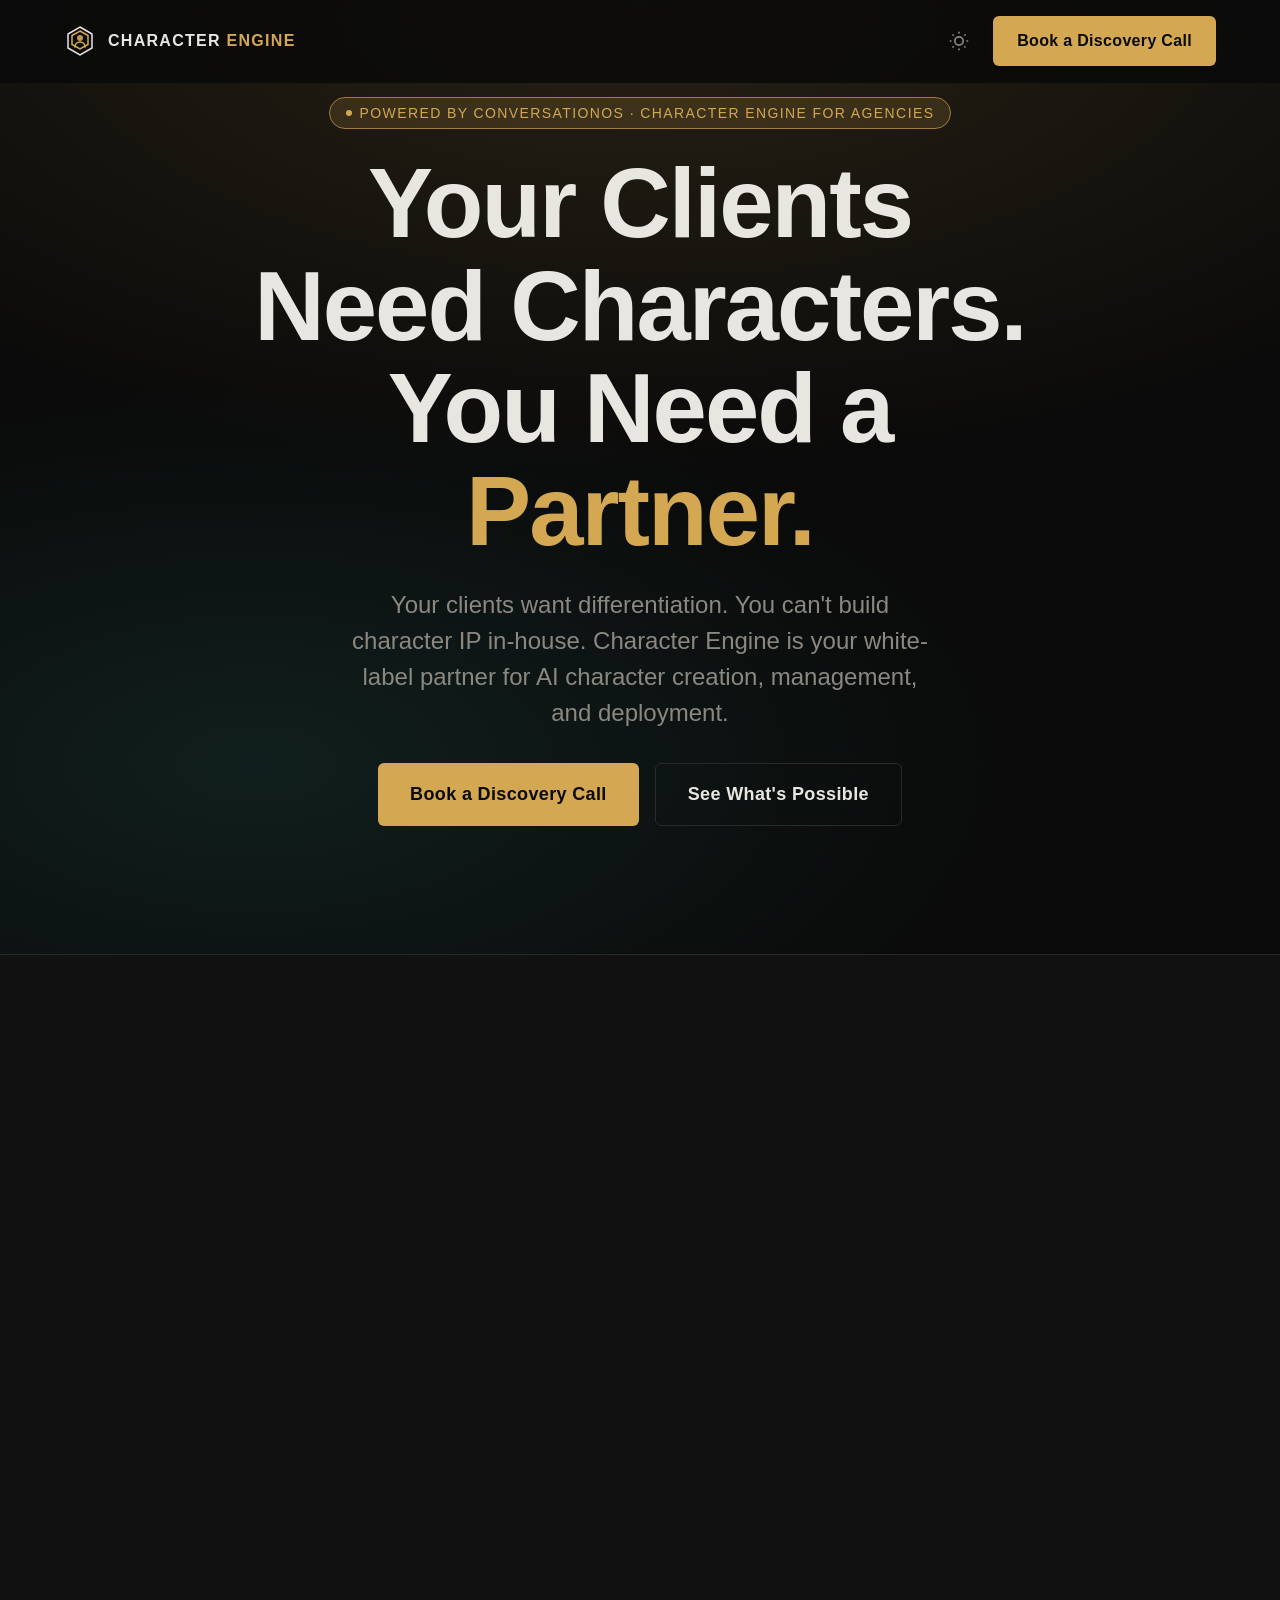
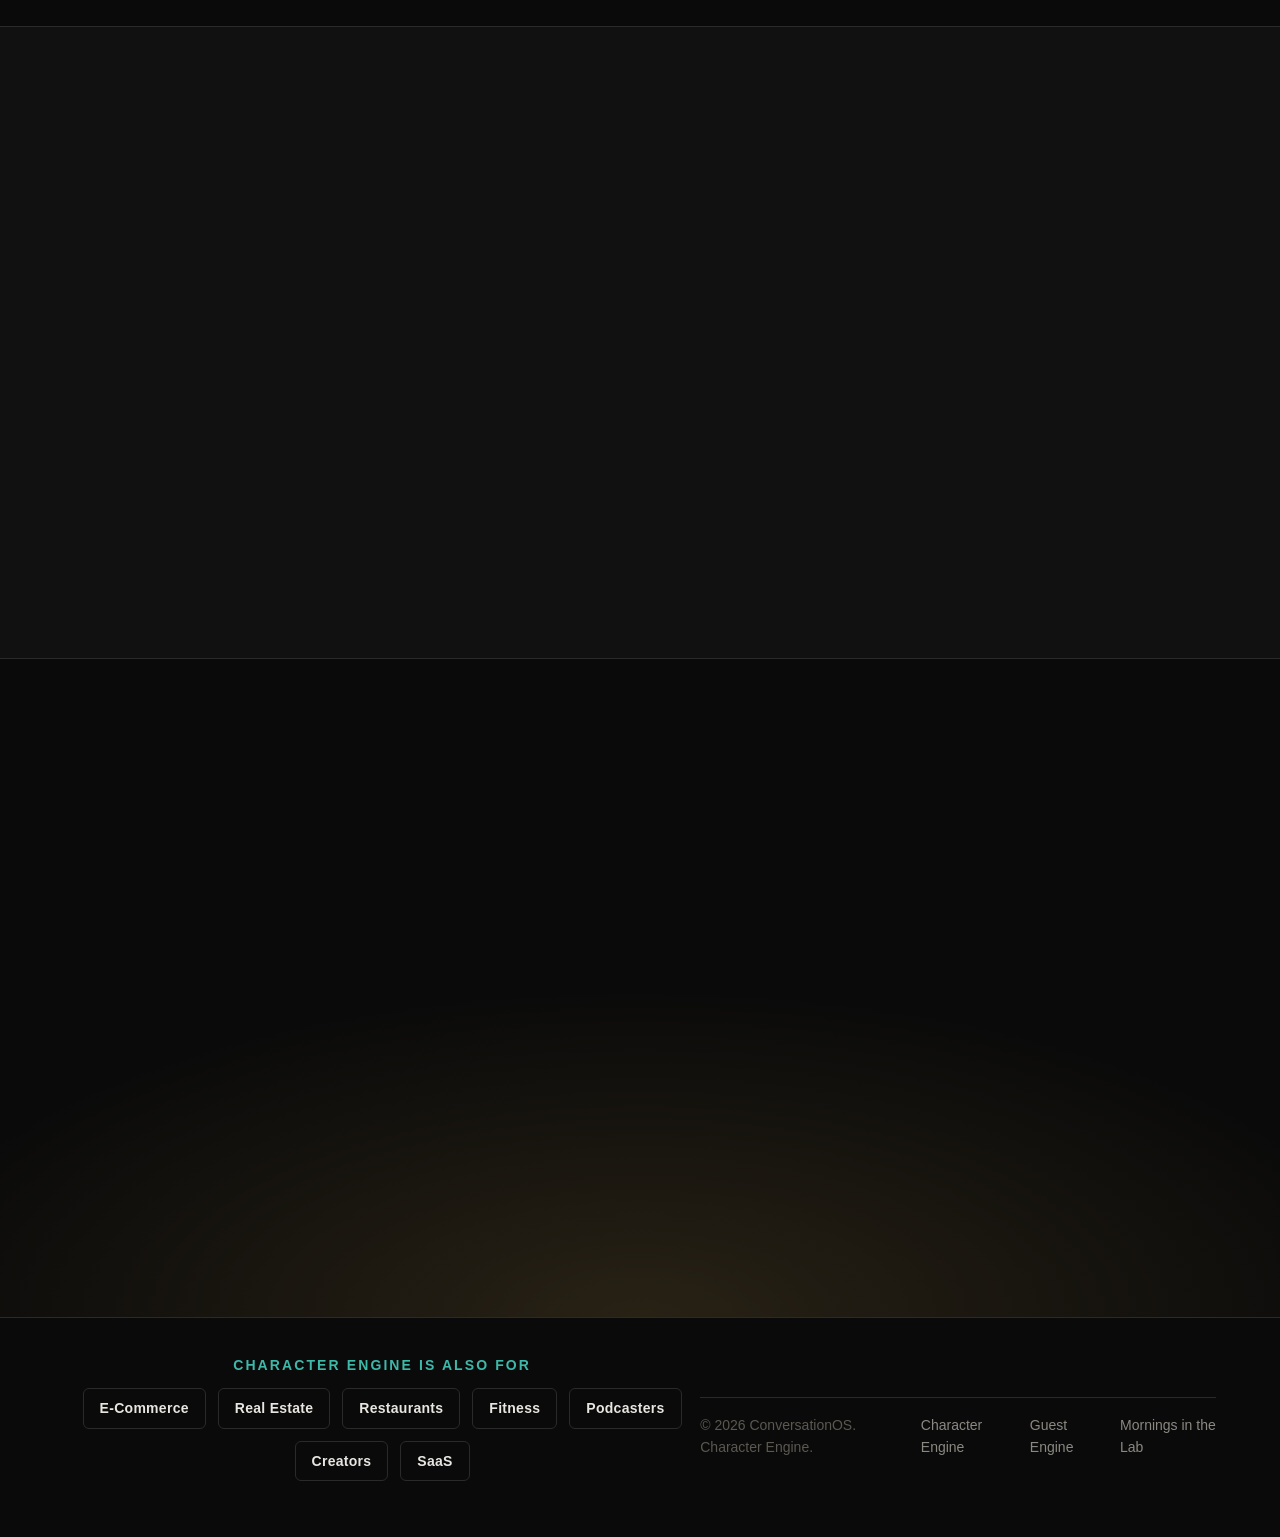
<file: agencies/index.html>
<!DOCTYPE html>
<html lang="en" data-theme="dark">
<head>
  <meta charset="UTF-8">
  <meta name="viewport" content="width=device-width, initial-scale=1.0">
  <title>Character Engine for Agencies — Your Clients Need Characters. You Need a Partner.</title>
  <meta name="description" content="Your clients want differentiation. You can't build character IP in-house. Character Engine is your white-label partner for AI character creation, management, and deployment across your client roster.">
  <meta name="robots" content="index, follow, max-snippet:-1, max-image-preview:large">
  <link rel="canonical" href="https://characterengine.live/agencies/">

  <!-- Open Graph -->
  <meta property="og:type" content="website">
  <meta property="og:site_name" content="Character Engine">
  <meta property="og:title" content="Character Engine for Agencies — Your Clients Need Characters. You Need a Partner.">
  <meta property="og:description" content="Your clients want differentiation. You can't build character IP in-house. Character Engine is your white-label partner for AI character creation, management, and deployment across your client roster.">
  <meta property="og:url" content="https://characterengine.live/agencies/">
  <meta property="og:image" content="https://characterengine.live/og-image.png">
  <meta property="og:image:width" content="1376">
  <meta property="og:image:height" content="768">
  <meta property="og:image:alt" content="Character Engine for Agencies">
  <meta name="twitter:image" content="https://characterengine.live/og-image.png">
  <meta name="twitter:image:alt" content="Character Engine for Agencies">
  <meta name="twitter:site" content="@keithbilous">

  <!-- Twitter -->
  <meta name="twitter:card" content="summary_large_image">
  <meta name="twitter:title" content="Character Engine for Agencies — Your Clients Need Characters. You Need a Partner.">
  <meta name="twitter:description" content="Your clients want differentiation. You can't build character IP in-house. Character Engine is your white-label partner for AI character creation, management, and deployment across your client roster.">
  <link href="https://api.fontshare.com/v2/css?f[]=clash-display@400,500,600,700&f[]=satoshi@300,400,500,600,700&display=swap" rel="stylesheet">
  <link rel="stylesheet" href="../base.css">
  <link rel="stylesheet" href="../style.css">

  <script type="application/ld+json">
{
  "@context": "https://schema.org",
  "@type": "Organization",
  "@id": "https://characterengine.live/#organization",
  "name": "Character Engine",
  "alternateName": ["CharacterEngine"],
  "description": "AI-trained character engine that turns expertise into a discoverable entity for AI search and chatbots.",
  "url": "https://characterengine.live",
  "parentOrganization": {
    "@type": "Organization",
    "@id": "https://mitl.studio/#organization",
    "name": "MiTL Studio",
    "url": "https://mitl.studio"
  },
  "founder": {
    "@type": "Person",
    "@id": "https://keithbilous.com/#keith-bilous",
    "name": "Keith Bilous",
    "url": "https://keithbilous.com", "sameAs": ["https://www.linkedin.com/in/keithbilous", "https://x.com/keithbilous", "https://www.youtube.com/@morningsinthelab", "https://www.instagram.com/keithbilous", "https://www.threads.com/@keithbilous", "https://keithbilous.substack.com"]
  }
}
  </script>
  <script type="application/ld+json">
{
  "@context": "https://schema.org",
  "@type": "Service",
  "name": "Character Engine for Marketing & Creative Agencies",
  "description": "Your clients want differentiation. You can't build character IP in-house. Character Engine is your white-label partner for AI character creation, management, and deployment across your client roster.",
  "provider": {
    "@id": "https://characterengine.live/#organization"
  },
  "url": "https://characterengine.live/agencies/",
  "serviceType": "AI Character IP Creation and Management",
  "areaServed": "Worldwide",
  "audience": {
    "@type": "Audience",
    "audienceType": "Marketing & Creative Agencies"
  }
}
  </script>
  <script type="application/ld+json">
{
  "@context": "https://schema.org",
  "@type": "WebPage",
  "name": "Character Engine for Agencies — Your Clients Need Characters. You Need a Partner.",
  "description": "Your clients want differentiation. You can't build character IP in-house. Character Engine is your white-label partner for AI character creation, management, and deployment across your client roster.",
  "url": "https://characterengine.live/agencies/",
  "isPartOf": {
    "@type": "WebSite",
    "name": "Character Engine",
    "url": "https://characterengine.live"
  },
  "publisher": {
    "@id": "https://characterengine.live/#organization"
  },
  "about": {
    "@type": "Service",
    "name": "AI Character Creation for Marketing & Creative Agencies"
  }
}
  </script>
  <script type="application/ld+json">
{
  "@context": "https://schema.org",
  "@type": "FAQPage",
  "mainEntity": [
    {
      "@type": "Question",
      "name": "How does the white-label partnership work?",
      "acceptedAnswer": {
        "@type": "Answer",
        "text": "We build characters for your clients behind the scenes. You present them, manage the client relationship, and take the credit. We handle the architecture, visual identity, deployment, and ongoing evolution. Your agency name on the deliverable, our engine under the hood."
      }
    },
    {
      "@type": "Question",
      "name": "Can we package this as a new service line?",
      "acceptedAnswer": {
        "@type": "Answer",
        "text": "Yes. We train your team, provide the tools, and support every build. You add character IP as a premium offering to your pitch deck — a capability no competing agency has. We work with you on pricing models that work for agency margins."
      }
    },
    {
      "@type": "Question",
      "name": "What if we have multiple clients who need characters?",
      "acceptedAnswer": {
        "@type": "Answer",
        "text": "That's exactly how this works best. One partnership gives you access to the full Character Engine platform for your entire client roster. Each client gets custom characters built to their brand, all managed through the same engine."
      }
    }
  ]
}
  </script>

  <style>
    details summary::-webkit-details-marker { display: none; }
    details[open] summary svg { transform: rotate(180deg); }
    details summary:hover { color: var(--color-gold); }
  </style>
</head>
<body>
<main>

  <!-- Header -->
  <header class="header" id="header">
    <div class="container">
      <a href="../" class="logo" aria-label="Character Engine home">
        <svg viewBox="0 0 32 32" fill="none" xmlns="http://www.w3.org/2000/svg" aria-hidden="true">
          <path d="M16 2L28 9v14l-12 7L4 23V9l12-7z" stroke="currentColor" stroke-width="1.5" fill="none"/>
          <path d="M16 6l8 4.5v9L16 24l-8-4.5v-9L16 6z" stroke="var(--color-gold)" stroke-width="1.5" fill="none"/>
          <circle cx="16" cy="13" r="3" fill="var(--color-gold)" opacity="0.9"/>
          <path d="M11 22c0-3 2.2-5 5-5s5 2 5 5" stroke="var(--color-gold)" stroke-width="1.5" fill="none" stroke-linecap="round"/>
        </svg>
        <span class="logo-text">Character <span>Engine</span></span>
      </a>
      <div class="nav-actions">
        <button class="theme-toggle" data-theme-toggle aria-label="Switch to light mode">
          <svg width="20" height="20" viewBox="0 0 24 24" fill="none" stroke="currentColor" stroke-width="2">
            <circle cx="12" cy="12" r="5"/><path d="M12 1v2M12 21v2M4.22 4.22l1.42 1.42M18.36 18.36l1.42 1.42M1 12h2M21 12h2M4.22 19.78l1.42-1.42M18.36 5.64l1.42-1.42"/>
          </svg>
        </button>
        <a href="#book" class="btn btn--primary">Book a Discovery Call</a>
      </div>
    </div>
  </header>

  <!-- Hero -->
  <section class="hero" id="hero">
    <div class="hero-content">
      <div class="hero-badge">
        <span>Powered by ConversationOS · Character Engine for Agencies</span>
      </div>
      <h1>Your Clients Need Characters.<br>You Need a <span class="accent">Partner.</span></h1>
      <p class="hero-sub">Your clients want differentiation. You can't build character IP in-house. Character Engine is your white-label partner for AI character creation, management, and deployment.</p>
      <div class="hero-ctas">
        <a href="#book" class="btn btn--primary btn--large">Book a Discovery Call</a>
        <a href="#examples" class="btn btn--ghost btn--large">See What's Possible</a>
      </div>
    </div>
  </section>

  <!-- Problem -->
  <section class="problem" id="problem">
    <div class="container">
      <div class="problem-grid">
        <div class="problem-text fade-in">
          <h2>Your Clients Are Asking for AI.<br><span class="accent">You're Still Figuring It Out.</span></h2>
          <p>Your clients are asking for AI, characters, brand personalities — and you're scrambling to figure it out. The brief says "make it feel alive." The deck says "we want something nobody else has." You have a team of strategists and creatives. You don't have a character architect.</p>
          <p>Building character IP in-house means hiring expertise you don't have, for a capability you can't yet price. The talent pipeline doesn't exist. The tools are scattered. And the timeline your client expects doesn't allow for R&amp;D.</p>
          <p>Every agency is pitching the same influencer campaigns and social strategies. The one that offers character IP wins. What if you had a partner that built, managed, and deployed AI characters for your clients — white-label, on-demand, and fully managed — while you owned the client relationship?</p>
        </div>
        <div class="problem-stats fade-in">
          <div class="stat-card">
            <div class="number">New</div>
            <div class="label">Character IP is a new revenue stream your competitors don't offer yet</div>
          </div>
          <div class="stat-card">
            <div class="number">White-Label</div>
            <div class="label">We build. You sell. Your brand on the deliverable.</div>
          </div>
          <div class="stat-card">
            <div class="number">Managed</div>
            <div class="label">We handle the tech, the updates, and the character evolution</div>
          </div>
          <div class="stat-card">
            <div class="number">Scalable</div>
            <div class="label">One partner for every client that needs a character</div>
          </div>
        </div>
      </div>
    </div>
  </section>

  <!-- Three Pillars -->
  <section class="pillars" id="pillars">
    <div class="container">
      <div class="section-header fade-in">
        <span class="section-label">The Three Pillars</span>
        <h2 class="section-title">What Characters Do for Your Agency</h2>
      </div>
      <div class="pillars-grid">
        <div class="pillar-card fade-in">
          <div class="pillar-icon">
            <svg width="24" height="24" viewBox="0 0 24 24" fill="none" stroke="currentColor" stroke-width="2" stroke-linecap="round">
              <circle cx="12" cy="12" r="10"/>
              <path d="M12 6v6l4 2"/>
            </svg>
          </div>
          <h3>Build Memory</h3>
          <p>Characters you deploy for clients remember every campaign, every audience interaction, every brand moment. Your clients get a living asset that compounds — and a reason to stay with your agency.</p>
        </div>
        <div class="pillar-card fade-in">
          <div class="pillar-icon">
            <svg width="24" height="24" viewBox="0 0 24 24" fill="none" stroke="currentColor" stroke-width="2" stroke-linecap="round">
              <path d="M12 2L2 7l10 5 10-5-10-5z"/>
              <path d="M2 17l10 5 10-5"/>
              <path d="M2 12l10 5 10-5"/>
            </svg>
          </div>
          <h3>Build Brand Authority</h3>
          <p>You become the agency that offers what nobody else can. Character IP is a differentiator that makes you un-fireable. Your clients get brand consistency; you get retention.</p>
        </div>
        <div class="pillar-card fade-in">
          <div class="pillar-icon">
            <svg width="24" height="24" viewBox="0 0 24 24" fill="none" stroke="currentColor" stroke-width="2" stroke-linecap="round">
              <path d="M12 3c-4.97 0-9 4.03-9 9s4.03 9 9 9"/>
              <path d="M12 3c4.97 0 9 4.03 9 9s-4.03 9-9 9"/>
              <path d="M12 3v18"/>
              <line x1="3" y1="12" x2="21" y2="12"/>
            </svg>
          </div>
          <h3>Blur Reality</h3>
          <p>The characters your agency deploys become real to your clients' audiences. Engagement metrics look different when people are interacting with a personality, not a brand. That's the kind of result that wins awards.</p>
        </div>
      </div>
    </div>
  </section>

  <!-- What We Build -->
  <section class="services" id="services">
    <div class="container">
      <div class="services-layout">
        <div class="services-intro fade-in">
          <span class="section-label">What ConversationOS Builds for Agencies</span>
          <h2 class="section-title">Full-Stack Character IP — White-Label Ready</h2>
          <p>We don't hand you a chatbot and a manual. We architect a complete character system — under your agency's brand — that you can present, sell, and manage as your own service offering. Every build is production-ready from day one.</p>
          <a href="#book" class="btn btn--primary" style="margin-top: var(--space-4);">Partner With Us</a>
        </div>
        <div class="services-grid fade-in">
          <div class="service-item">
            <h4>Character Architecture</h4>
            <p>Backstory, personality traits, voice patterns, and behavioral rules — built for your client's brand and delivered under yours.</p>
          </div>
          <div class="service-item">
            <h4>Visual Identity</h4>
            <p>Character design, styling, and visual consistency across all media. Your client's brand DNA, expressed through a living entity.</p>
          </div>
          <div class="service-item">
            <h4>Universe Building</h4>
            <p>Storyworlds with lore, rules, and relationships. Perfect for multi-character campaign casts and franchise-level brand IP.</p>
          </div>
          <div class="service-item">
            <h4>Relationship Mapping</h4>
            <p>Multi-character dynamics, rivalries, and partnerships that make campaign casts feel like a real ensemble — not isolated assets.</p>
          </div>
          <div class="service-item">
            <h4>Live Deployment</h4>
            <p>Deploy live-rendered characters in client presentations and campaigns. Real-time character rendering powered by RunwayML integration.</p>
          </div>
          <div class="service-item">
            <h4>API Integration</h4>
            <p>Full REST API so your team can query, deploy, and update characters without touching the underlying architecture.</p>
          </div>
          <div class="service-item">
            <h4>Content Generation</h4>
            <p>Characters that produce social posts, campaign scripts, and editorial content in their authentic voice — on demand, at scale.</p>
          </div>
          <div class="service-item">
            <h4>IP Management</h4>
            <p>Licensing frameworks, usage tracking, and formal agreements. Client characters are protected assets. We make sure they stay that way.</p>
          </div>
        </div>
      </div>
    </div>
  </section>

  <!-- Use Cases -->
  <section class="roster" id="examples">
    <div class="container">
      <div class="section-header fade-in">
        <span class="section-label">How Agencies Use It</span>
        <h2 class="section-title">Three Agency Use Cases</h2>
        <p style="color: var(--color-text-muted); max-width: 560px; margin: var(--space-4) auto 0;">Whether you're building for a single client, running a campaign cast, or packaging character IP as a new service line — there's a model that fits.</p>
      </div>
      <div class="roster-grid">

        <div class="character-card fade-in">
          <div class="character-info" style="padding: var(--space-6);">
            <div class="character-role">Use Case 01</div>
            <div class="character-name" style="font-size: var(--text-xl); margin-bottom: var(--space-3);">The Client Character</div>
            <p style="color: var(--color-text-muted); margin-bottom: var(--space-4); font-size: var(--text-sm); line-height: 1.6;">We build a custom character for your client's brand. You present it, manage the relationship, and take the credit. We handle the architecture, deployment, and evolution behind the scenes.</p>
            <div class="character-traits" style="flex-direction: column; align-items: flex-start; gap: var(--space-2);">
              <span class="trait">White-label delivery</span>
              <span class="trait">Full personality bible</span>
              <span class="trait">Visual identity included</span>
              <span class="trait">Ongoing evolution managed</span>
            </div>
          </div>
        </div>

        <div class="character-card fade-in">
          <div class="character-info" style="padding: var(--space-6);">
            <div class="character-role">Use Case 02</div>
            <div class="character-name" style="font-size: var(--text-xl); margin-bottom: var(--space-3);">The Campaign Cast</div>
            <p style="color: var(--color-text-muted); margin-bottom: var(--space-4); font-size: var(--text-sm); line-height: 1.6;">A roster of characters built for a specific campaign — product launches, seasonal activations, event series. Multiple personalities, one cohesive universe, one agency delivering it all.</p>
            <div class="character-traits" style="flex-direction: column; align-items: flex-start; gap: var(--space-2);">
              <span class="trait">Multi-character universes</span>
              <span class="trait">Campaign-ready activation</span>
              <span class="trait">Cross-platform deployment</span>
              <span class="trait">Cohesive narrative arc</span>
            </div>
          </div>
        </div>

        <div class="character-card fade-in">
          <div class="character-info" style="padding: var(--space-6);">
            <div class="character-role">Use Case 03</div>
            <div class="character-name" style="font-size: var(--text-xl); margin-bottom: var(--space-3);">The Agency Offering</div>
            <p style="color: var(--color-text-muted); margin-bottom: var(--space-4); font-size: var(--text-sm); line-height: 1.6;">Package Character Engine as a new service line. We train your team, provide the tools, and support every build. You add a premium offering to your pitch deck that nobody else has.</p>
            <div class="character-traits" style="flex-direction: column; align-items: flex-start; gap: var(--space-2);">
              <span class="trait">Team training included</span>
              <span class="trait">Pitch deck assets provided</span>
              <span class="trait">Per-client build support</span>
              <span class="trait">New revenue line for your agency</span>
            </div>
          </div>
        </div>

      </div>
      <div class="roster-cta fade-in">
        <p style="color: var(--color-text-muted); margin-bottom: var(--space-4);">Every use case is supported by the full Character Engine stack — architecture, visual identity, deployment, and ongoing management.</p>
        <a href="#paths" class="btn btn--ghost">See Your Options</a>
      </div>
    </div>
  </section>

  <!-- Two Paths -->
  <section class="paths" id="paths">
    <div class="container">
      <div class="section-header fade-in">
        <span class="section-label">Two Ways In</span>
        <h2 class="section-title">Build Your Own or License Ours</h2>
      </div>
      <div class="paths-grid">

        <div class="path-card path-card--custom fade-in">
          <div class="path-number">01</div>
          <h3>Build Your Own</h3>
          <p>We create custom characters for your clients under your agency's brand. You own the relationship. We own the build. Everyone wins.</p>
          <ul class="path-features" role="list">
            <li><span class="check">&#10003;</span> Custom character design and personality for each client</li>
            <li><span class="check">&#10003;</span> White-label delivery — your brand on the work</li>
            <li><span class="check">&#10003;</span> Full backstory, visual identity, and universe architecture</li>
            <li><span class="check">&#10003;</span> Live deployment and API integration</li>
            <li><span class="check">&#10003;</span> Ongoing IP management and character evolution</li>
          </ul>
          <a href="#book" class="btn btn--primary">Book a Discovery Call</a>
          <p class="pricing-note" style="text-align:center; margin-top: var(--space-2);">Starting at $997</p>
        </div>

        <div class="path-card path-card--license fade-in">
          <div class="path-number">02</div>
          <h3>License Ours</h3>
          <p>Deploy our existing characters for your clients' campaigns. Pre-built, pre-tested, and ready to perform — with licensing terms that work for agency models.</p>
          <ul class="path-features" role="list">
            <li><span class="check">&#10003;</span> Pre-built personality and visual identity</li>
            <li><span class="check">&#10003;</span> Existing audience recognition and memory</li>
            <li><span class="check">&#10003;</span> Agency-friendly licensing terms and usage tracking</li>
            <li><span class="check">&#10003;</span> Revenue split agreements built for resellers</li>
            <li><span class="check">&#10003;</span> Cross-platform deployment support</li>
          </ul>
          <a href="#book" class="btn btn--ghost" style="border-color: var(--color-teal-dim); color: var(--color-teal);">Inquire About Licensing</a>
          <p class="pricing-note" style="text-align:center; margin-top: var(--space-2);">Custom licensing from $2,500/campaign</p>
        </div>

      </div>
    </div>
  </section>

  <!-- Process -->
  <section class="process" id="process">
    <div class="container">
      <div class="section-header fade-in">
        <span class="section-label">How It Works</span>
        <h2 class="section-title">From Concept to Living Character</h2>
      </div>
      <div class="process-steps fade-in">
        <div class="step">
          <div class="step-number">01</div>
          <h4>Discovery</h4>
          <p>We learn your client's brand, their audience, and where characters can create the most impact for their business.</p>
        </div>
        <div class="step">
          <div class="step-number">02</div>
          <h4>Architecture</h4>
          <p>We design the character's DNA — personality, backstory, voice, visual identity, and universe rules — all aligned to the client brief.</p>
        </div>
        <div class="step">
          <div class="step-number">03</div>
          <h4>Build &amp; Deploy</h4>
          <p>Characters come to life across your client's platforms — live streams, social, web, video, and campaign activations.</p>
        </div>
        <div class="step">
          <div class="step-number">04</div>
          <h4>Manage &amp; Grow</h4>
          <p>We evolve the character over time, building memory and deepening audience relationships — you keep the client.</p>
        </div>
      </div>
    </div>
  </section>


  <!-- FAQ Section -->
  <section class="services" id="faq">
    <div class="container container--narrow">
      <div class="section-header fade-in" style="text-align: center; margin-bottom: var(--space-8);">
        <span class="section-label">FAQ</span>
        <h2 class="section-title">Frequently Asked Questions</h2>
      </div>
      <div class="fade-in" style="display: flex; flex-direction: column; gap: var(--space-4);">
        <details style="background: var(--color-surface); border: 1px solid var(--color-border); border-radius: var(--radius-lg); overflow: hidden;">
          <summary style="padding: var(--space-5) var(--space-6); cursor: pointer; font-weight: 600; font-size: var(--text-base); list-style: none; display: flex; align-items: center; justify-content: space-between;">
            How does the white-label partnership work?
            <svg width="20" height="20" viewBox="0 0 24 24" fill="none" stroke="var(--color-text-muted)" stroke-width="2" style="flex-shrink: 0; margin-left: var(--space-4); transition: transform 0.2s ease;"><path d="M6 9l6 6 6-6"/></svg>
          </summary>
          <div style="padding: 0 var(--space-6) var(--space-6); color: var(--color-text-muted); line-height: 1.7;">
            <p>We build characters for your clients behind the scenes. You present them, manage the client relationship, and take the credit. We handle the architecture, visual identity, deployment, and ongoing evolution. Your agency name on the deliverable, our engine under the hood.</p>
          </div>
        </details>
        <details style="background: var(--color-surface); border: 1px solid var(--color-border); border-radius: var(--radius-lg); overflow: hidden;">
          <summary style="padding: var(--space-5) var(--space-6); cursor: pointer; font-weight: 600; font-size: var(--text-base); list-style: none; display: flex; align-items: center; justify-content: space-between;">
            Can we package this as a new service line?
            <svg width="20" height="20" viewBox="0 0 24 24" fill="none" stroke="var(--color-text-muted)" stroke-width="2" style="flex-shrink: 0; margin-left: var(--space-4); transition: transform 0.2s ease;"><path d="M6 9l6 6 6-6"/></svg>
          </summary>
          <div style="padding: 0 var(--space-6) var(--space-6); color: var(--color-text-muted); line-height: 1.7;">
            <p>Yes. We train your team, provide the tools, and support every build. You add character IP as a premium offering to your pitch deck — a capability no competing agency has. We work with you on pricing models that work for agency margins.</p>
          </div>
        </details>
        <details style="background: var(--color-surface); border: 1px solid var(--color-border); border-radius: var(--radius-lg); overflow: hidden;">
          <summary style="padding: var(--space-5) var(--space-6); cursor: pointer; font-weight: 600; font-size: var(--text-base); list-style: none; display: flex; align-items: center; justify-content: space-between;">
            What if we have multiple clients who need characters?
            <svg width="20" height="20" viewBox="0 0 24 24" fill="none" stroke="var(--color-text-muted)" stroke-width="2" style="flex-shrink: 0; margin-left: var(--space-4); transition: transform 0.2s ease;"><path d="M6 9l6 6 6-6"/></svg>
          </summary>
          <div style="padding: 0 var(--space-6) var(--space-6); color: var(--color-text-muted); line-height: 1.7;">
            <p>That's exactly how this works best. One partnership gives you access to the full Character Engine platform for your entire client roster. Each client gets custom characters built to their brand, all managed through the same engine.</p>
          </div>
        </details>
      </div>
    </div>
  </section>

  <!-- Final CTA -->
  <section class="final-cta" id="book">
    <div class="container">
      <h2 class="fade-in">Ready to Add Character IP<br>to Your <span class="accent">Agency?</span></h2>
      <p class="fade-in">Book a 30-minute discovery call. We'll explore how Character Engine can become your agency's secret weapon.</p>
      <div class="fade-in">
        <a href="#" onclick="event.preventDefault(); document.querySelector('sophia-embed')?.shadowRoot?.querySelector('.sophia-bubble')?.click();" class="btn btn--primary btn--large">Chat with Sophia</a>
      </div>
      <p class="fade-in" style="font-size: var(--text-sm); color: var(--color-text-muted); margin-top: var(--space-2);">Powered by ConversationOS</p>
    </div>
  </section>

  <!-- Footer -->
</main>

  <footer class="footer">
    <div class="container">
      <div style="text-align: center; margin-bottom: var(--space-6);">
        <div class="section-label" style="margin-bottom: var(--space-3);">Character Engine Is Also For</div>
        <div style="display: flex; flex-wrap: wrap; gap: var(--space-3); justify-content: center;">
          <a href="../ecommerce/" class="btn btn--ghost" style="font-size: var(--text-xs); padding: var(--space-2) var(--space-4);">E-Commerce</a>
          <a href="../realestate/" class="btn btn--ghost" style="font-size: var(--text-xs); padding: var(--space-2) var(--space-4);">Real Estate</a>
          <a href="../restaurants/" class="btn btn--ghost" style="font-size: var(--text-xs); padding: var(--space-2) var(--space-4);">Restaurants</a>
          <a href="../fitness/" class="btn btn--ghost" style="font-size: var(--text-xs); padding: var(--space-2) var(--space-4);">Fitness</a>
          <a href="../podcasters/" class="btn btn--ghost" style="font-size: var(--text-xs); padding: var(--space-2) var(--space-4);">Podcasters</a>
          <a href="../creators/" class="btn btn--ghost" style="font-size: var(--text-xs); padding: var(--space-2) var(--space-4);">Creators</a>
          <a href="../saas/" class="btn btn--ghost" style="font-size: var(--text-xs); padding: var(--space-2) var(--space-4);">SaaS</a>
        </div>
      </div>
      <div style="display: flex; align-items: center; justify-content: space-between; padding-top: var(--space-4); border-top: 1px solid var(--color-border);">
        <div class="footer-text">&copy; 2026 ConversationOS. Character Engine.</div>
        <div class="footer-links">
          <a href="../">Character Engine</a>
          <a href="https://guestengine.live" target="_blank" rel="noopener noreferrer">Guest Engine</a>
          <a href="https://mornings.live" target="_blank" rel="noopener noreferrer">Mornings in the Lab</a>
        </div>
      </div>
    </div>
  </footer>

  <script>
    // Theme toggle
    (function(){
      const t = document.querySelector('[data-theme-toggle]');
      const r = document.documentElement;
      let d = 'dark'; // Default dark
      r.setAttribute('data-theme', d);
      if (t) {
        t.addEventListener('click', () => {
          d = d === 'dark' ? 'light' : 'dark';
          r.setAttribute('data-theme', d);
          t.setAttribute('aria-label', 'Switch to ' + (d === 'dark' ? 'light' : 'dark') + ' mode');
          t.innerHTML = d === 'dark'
            ? '<svg width="20" height="20" viewBox="0 0 24 24" fill="none" stroke="currentColor" stroke-width="2"><circle cx="12" cy="12" r="5"/><path d="M12 1v2M12 21v2M4.22 4.22l1.42 1.42M18.36 18.36l1.42 1.42M1 12h2M21 12h2M4.22 19.78l1.42-1.42M18.36 5.64l1.42-1.42"/></svg>'
            : '<svg width="20" height="20" viewBox="0 0 24 24" fill="none" stroke="currentColor" stroke-width="2"><path d="M21 12.79A9 9 0 1 1 11.21 3 7 7 0 0 0 21 12.79z"/></svg>';
        });
      }
    })();

    // Header scroll behavior
    (function(){
      const header = document.getElementById('header');
      let lastScroll = 0;
      window.addEventListener('scroll', () => {
        const scroll = window.scrollY;
        if (scroll > 50) {
          header.classList.add('header--scrolled');
        } else {
          header.classList.remove('header--scrolled');
        }
        lastScroll = scroll;
      }, { passive: true });
    })();

    // Scroll reveal fallback for browsers without scroll-driven animations
    (function(){
      if (CSS.supports && CSS.supports('animation-timeline: scroll()')) return;
      const observer = new IntersectionObserver((entries) => {
        entries.forEach(entry => {
          if (entry.isIntersecting) {
            entry.target.classList.add('visible');
            observer.unobserve(entry.target);
          }
        });
      }, { threshold: 0.1 });
      document.querySelectorAll('.fade-in').forEach(el => observer.observe(el));
    })();
  </script>

  <script
    src="https://app.conversationos.live/sophia-embed.js"
    data-product="character-engine"
    data-theme="dark"
    data-accent-color="#7c3aed"
  ></script>

</body>
</html>
</file>
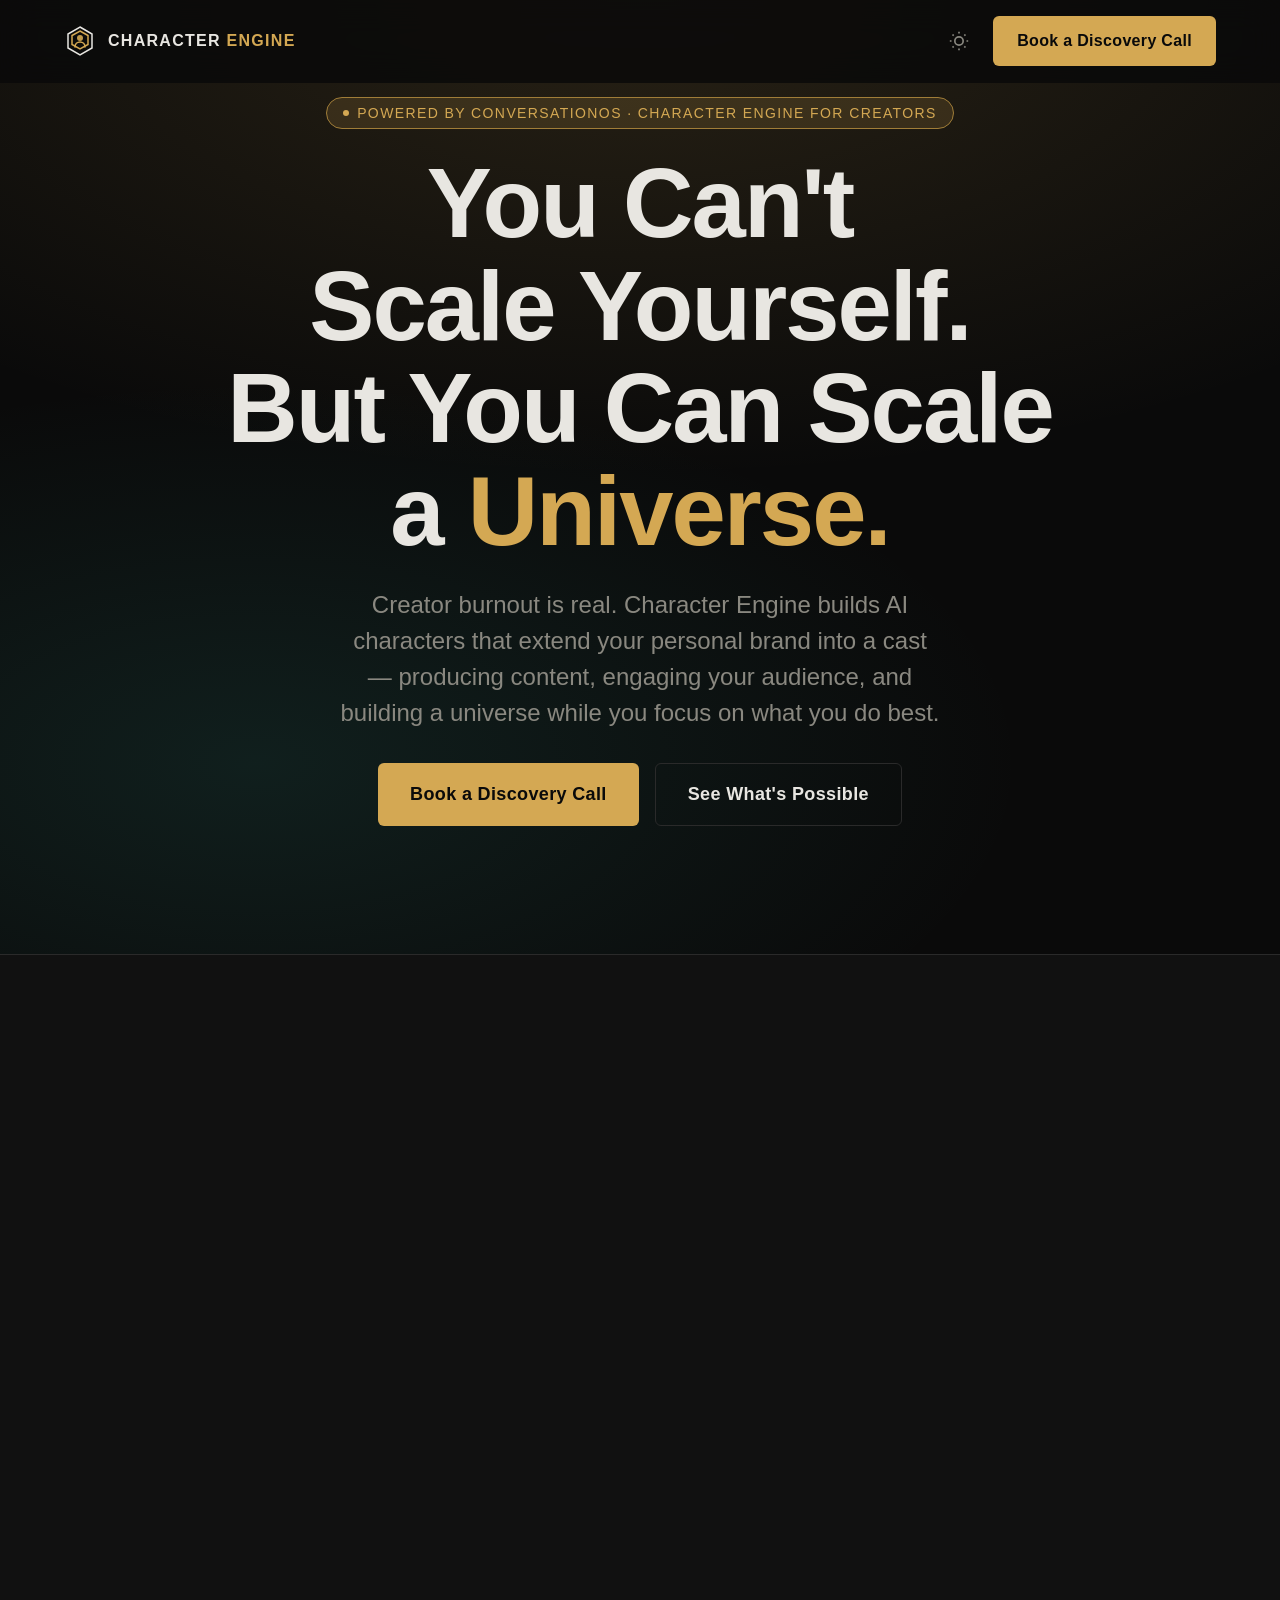
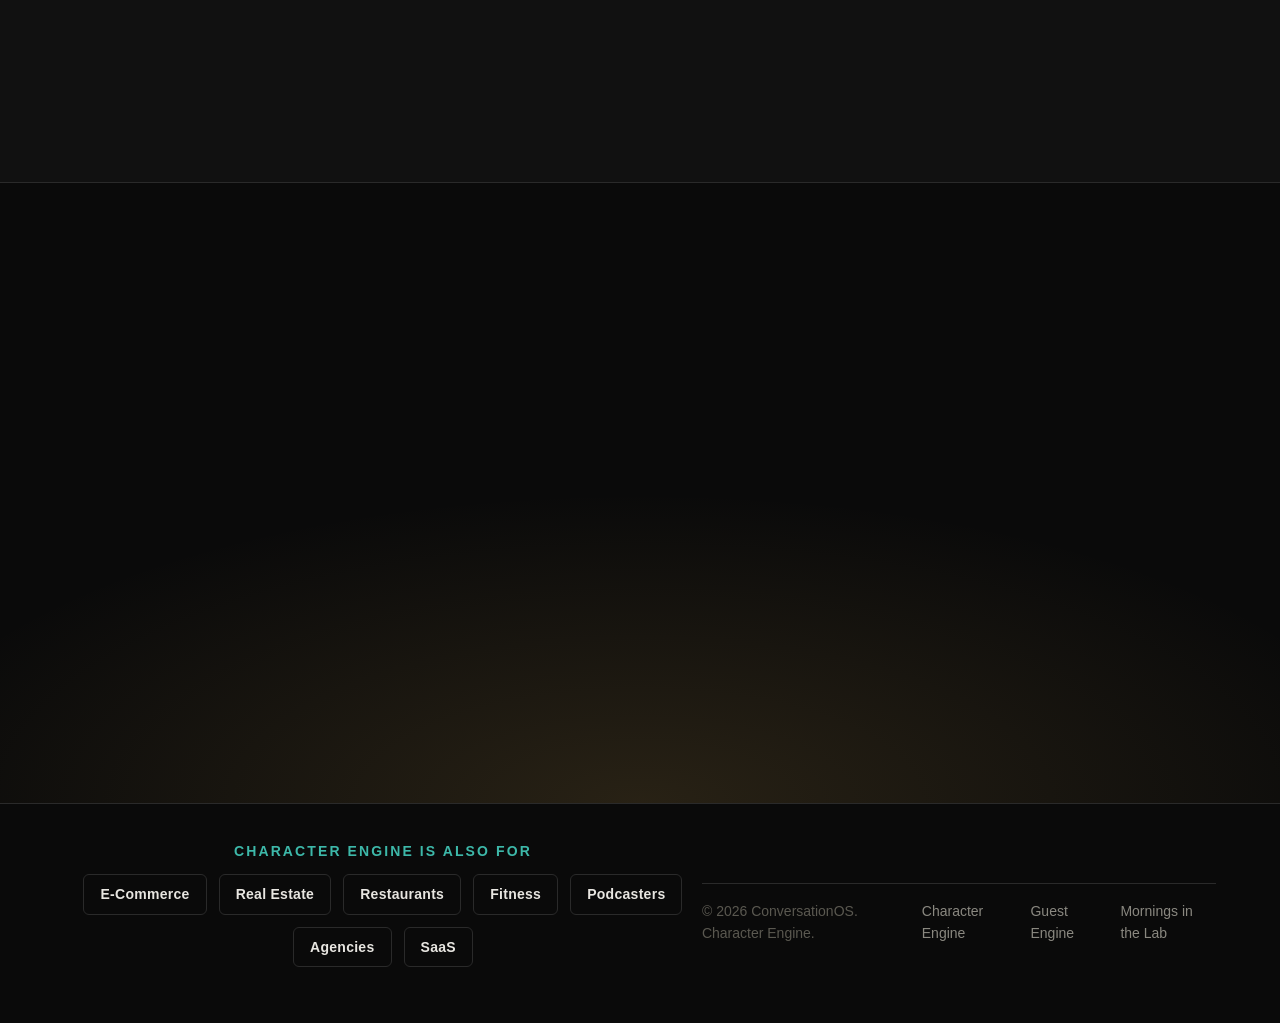
<file: creators/index.html>
<!DOCTYPE html>
<html lang="en" data-theme="dark">
<head>
  <meta charset="UTF-8">
  <meta name="viewport" content="width=device-width, initial-scale=1.0">
  <title>Character Engine for Creators — You Can't Scale Yourself. But You Can Scale a Universe.</title>
  <meta name="description" content="Creator burnout is real. Character Engine builds AI characters that extend your personal brand into a cast — producing content, engaging your audience, and building a universe while you focus on what you do best.">
  <meta name="robots" content="index, follow, max-snippet:-1, max-image-preview:large">
  <link rel="canonical" href="https://characterengine.live/creators/">

  <!-- Open Graph -->
  <meta property="og:type" content="website">
  <meta property="og:site_name" content="Character Engine">
  <meta property="og:title" content="Character Engine for Creators — You Can't Scale Yourself. But You Can Scale a Universe.">
  <meta property="og:description" content="Creator burnout is real. Character Engine builds AI characters that extend your personal brand into a cast — producing content, engaging your audience, and building a universe while you focus on what you do best.">
  <meta property="og:url" content="https://characterengine.live/creators/">
  <meta property="og:image" content="https://characterengine.live/og-image.png">
  <meta property="og:image:width" content="1376">
  <meta property="og:image:height" content="768">
  <meta property="og:image:alt" content="Character Engine for Creators">
  <meta name="twitter:image" content="https://characterengine.live/og-image.png">
  <meta name="twitter:image:alt" content="Character Engine for Creators">
  <meta name="twitter:site" content="@keithbilous">

  <!-- Twitter -->
  <meta name="twitter:card" content="summary_large_image">
  <meta name="twitter:title" content="Character Engine for Creators — You Can't Scale Yourself. But You Can Scale a Universe.">
  <meta name="twitter:description" content="Creator burnout is real. Character Engine builds AI characters that extend your personal brand into a cast — producing content, engaging your audience, and building a universe while you focus on what you do best.">
  <link href="https://api.fontshare.com/v2/css?f[]=clash-display@400,500,600,700&f[]=satoshi@300,400,500,600,700&display=swap" rel="stylesheet">
  <link rel="stylesheet" href="../base.css">
  <link rel="stylesheet" href="../style.css">

  <script type="application/ld+json">
{
  "@context": "https://schema.org",
  "@type": "Organization",
  "@id": "https://characterengine.live/#organization",
  "name": "Character Engine",
  "alternateName": ["CharacterEngine"],
  "description": "AI-trained character engine that turns expertise into a discoverable entity for AI search and chatbots.",
  "url": "https://characterengine.live",
  "parentOrganization": {
    "@type": "Organization",
    "@id": "https://mitl.studio/#organization",
    "name": "MiTL Studio",
    "url": "https://mitl.studio"
  },
  "founder": {
    "@type": "Person",
    "@id": "https://keithbilous.com/#keith-bilous",
    "name": "Keith Bilous",
    "url": "https://keithbilous.com", "sameAs": ["https://www.linkedin.com/in/keithbilous", "https://x.com/keithbilous", "https://www.youtube.com/@morningsinthelab", "https://www.instagram.com/keithbilous", "https://www.threads.com/@keithbilous", "https://keithbilous.substack.com"]
  }
}
  </script>
  <script type="application/ld+json">
{
  "@context": "https://schema.org",
  "@type": "Service",
  "name": "Character Engine for Creators & Influencers",
  "description": "Creator burnout is real. Character Engine builds AI characters that extend your personal brand into a cast — producing content, engaging your audience, and building a universe while you focus on what you do best.",
  "provider": {
    "@id": "https://characterengine.live/#organization"
  },
  "url": "https://characterengine.live/creators/",
  "serviceType": "AI Character IP Creation and Management",
  "areaServed": "Worldwide",
  "audience": {
    "@type": "Audience",
    "audienceType": "Creators & Influencers"
  }
}
  </script>
  <script type="application/ld+json">
{
  "@context": "https://schema.org",
  "@type": "WebPage",
  "name": "Character Engine for Creators — You Can't Scale Yourself. But You Can Scale a Universe.",
  "description": "Creator burnout is real. Character Engine builds AI characters that extend your personal brand into a cast — producing content, engaging your audience, and building a universe while you focus on what you do best.",
  "url": "https://characterengine.live/creators/",
  "isPartOf": {
    "@type": "WebSite",
    "name": "Character Engine",
    "url": "https://characterengine.live"
  },
  "publisher": {
    "@id": "https://characterengine.live/#organization"
  },
  "about": {
    "@type": "Service",
    "name": "AI Character Creation for Creators & Influencers"
  }
}
  </script>
  <script type="application/ld+json">
{
  "@context": "https://schema.org",
  "@type": "FAQPage",
  "mainEntity": [
    {
      "@type": "Question",
      "name": "How do AI characters extend a creator's brand?",
      "acceptedAnswer": {
        "@type": "Answer",
        "text": "Characters represent different facets of your message. One might be the analyst, another the motivator, another the comedian. They produce content in their own voices, engage your community, and build followings within your universe — multiplying your output without multiplying your hours."
      }
    },
    {
      "@type": "Question",
      "name": "Will my audience accept AI characters?",
      "acceptedAnswer": {
        "@type": "Answer",
        "text": "Our experience with 22+ characters across daily live shows says yes — overwhelmingly. Audiences pick favorites, debate takes, and share clips. The key is that characters are compelling and consistent, not that they're hidden. Transparency plus quality equals engagement."
      }
    },
    {
      "@type": "Question",
      "name": "Can a character manage my community?",
      "acceptedAnswer": {
        "@type": "Answer",
        "text": "Yes. A Community Character can live in your Discord, respond to comments, host AMA-style conversations, and keep engagement high between your posts. It knows your members, references past interactions, and maintains the energy of your community spaces."
      }
    }
  ]
}
  </script>

  <style>
    details summary::-webkit-details-marker { display: none; }
    details[open] summary svg { transform: rotate(180deg); }
    details summary:hover { color: var(--color-gold); }
  </style>
</head>
<body>
<main>

  <!-- Header -->
  <header class="header" id="header">
    <div class="container">
      <a href="../" class="logo" aria-label="Character Engine home">
        <svg viewBox="0 0 32 32" fill="none" xmlns="http://www.w3.org/2000/svg" aria-hidden="true">
          <!-- Geometric engine mark: interlocking hexagon + inner character silhouette -->
          <path d="M16 2L28 9v14l-12 7L4 23V9l12-7z" stroke="currentColor" stroke-width="1.5" fill="none"/>
          <path d="M16 6l8 4.5v9L16 24l-8-4.5v-9L16 6z" stroke="var(--color-gold)" stroke-width="1.5" fill="none"/>
          <circle cx="16" cy="13" r="3" fill="var(--color-gold)" opacity="0.9"/>
          <path d="M11 22c0-3 2.2-5 5-5s5 2 5 5" stroke="var(--color-gold)" stroke-width="1.5" fill="none" stroke-linecap="round"/>
        </svg>
        <span class="logo-text">Character <span>Engine</span></span>
      </a>
      <div class="nav-actions">
        <button class="theme-toggle" data-theme-toggle aria-label="Switch to light mode">
          <svg width="20" height="20" viewBox="0 0 24 24" fill="none" stroke="currentColor" stroke-width="2">
            <circle cx="12" cy="12" r="5"/><path d="M12 1v2M12 21v2M4.22 4.22l1.42 1.42M18.36 18.36l1.42 1.42M1 12h2M21 12h2M4.22 19.78l1.42-1.42M18.36 5.64l1.42-1.42"/>
          </svg>
        </button>
        <a href="#book" class="btn btn--primary">Book a Discovery Call</a>
      </div>
    </div>
  </header>

  <!-- Hero -->
  <section class="hero" id="hero">
    <div class="hero-content">
      <div class="hero-badge">
        <span>Powered by ConversationOS · Character Engine for Creators</span>
      </div>
      <h1>You Can't Scale Yourself.<br>But You Can Scale a <span class="accent">Universe.</span></h1>
      <p class="hero-sub">Creator burnout is real. Character Engine builds AI characters that extend your personal brand into a cast — producing content, engaging your audience, and building a universe while you focus on what you do best.</p>
      <div class="hero-ctas">
        <a href="#book" class="btn btn--primary btn--large">Book a Discovery Call</a>
        <a href="#examples" class="btn btn--ghost btn--large">See What's Possible</a>
      </div>
    </div>
  </section>

  <!-- Problem -->
  <section class="problem" id="problem">
    <div class="container">
      <div class="problem-grid">
        <div class="problem-text fade-in">
          <h2>You're the <span class="accent">Whole Show.</span></h2>
          <p>Your audience wants more of you than one human can produce. More videos, more posts, more engagement, more presence — but there's only one of you and only so many hours in a day.</p>
          <p>Creator burnout is real. You're the writer, the host, the editor, the community manager, and the brand. The pressure to stay consistent, stay relevant, and stay connected doesn't pause when you do.</p>
          <p>What if you built a cast of characters around your personal brand? A universe where each character extends your reach, produces content in their own voice, and engages your community — while you focus on the work that only you can do?</p>
        </div>
        <div class="problem-stats fade-in">
          <div class="stat-card">
            <div class="number">Burnout</div>
            <div class="label">The #1 reason creators quit. You can't scale a one-person brand forever.</div>
          </div>
          <div class="stat-card">
            <div class="number">10x</div>
            <div class="label">Content output when characters produce alongside you</div>
          </div>
          <div class="stat-card">
            <div class="number">Always On</div>
            <div class="label">Your characters engage your community while you sleep, eat, and create</div>
          </div>
          <div class="stat-card">
            <div class="number">IP</div>
            <div class="label">Characters you own. A universe you build. Assets that compound.</div>
          </div>
        </div>
      </div>
    </div>
  </section>

  <!-- Three Pillars -->
  <section class="pillars" id="pillars">
    <div class="container">
      <div class="section-header fade-in">
        <span class="section-label">The Three Pillars</span>
        <h2 class="section-title">What Characters Do for Your Creator Brand</h2>
      </div>
      <div class="pillars-grid">
        <div class="pillar-card fade-in">
          <div class="pillar-icon">
            <svg width="24" height="24" viewBox="0 0 24 24" fill="none" stroke="currentColor" stroke-width="2" stroke-linecap="round">
              <circle cx="12" cy="12" r="10"/>
              <path d="M12 6v6l4 2"/>
            </svg>
          </div>
          <h3>Build Memory</h3>
          <p>Your characters remember your audience. Who's been here since day one, who joined last week, what topics resonate. Every interaction adds to a relationship that goes deeper than any comment section.</p>
        </div>
        <div class="pillar-card fade-in">
          <div class="pillar-icon">
            <svg width="24" height="24" viewBox="0 0 24 24" fill="none" stroke="currentColor" stroke-width="2" stroke-linecap="round">
              <path d="M12 2L2 7l10 5 10-5-10-5z"/>
              <path d="M2 17l10 5 10-5"/>
              <path d="M2 12l10 5 10-5"/>
            </svg>
          </div>
          <h3>Build Brand Authority</h3>
          <p>Your personal brand becomes a universe. Characters represent different facets of your message — the analyst, the motivator, the comedian, the mentor. Your authority expands without diluting your voice.</p>
        </div>
        <div class="pillar-card fade-in">
          <div class="pillar-icon">
            <svg width="24" height="24" viewBox="0 0 24 24" fill="none" stroke="currentColor" stroke-width="2" stroke-linecap="round">
              <path d="M12 3c-4.97 0-9 4.03-9 9s4.03 9 9 9"/>
              <path d="M12 3c4.97 0 9 4.03 9 9s-4.03 9-9 9"/>
              <path d="M12 3v18"/>
              <line x1="3" y1="12" x2="21" y2="12"/>
            </svg>
          </div>
          <h3>Blur Reality</h3>
          <p>Your audience falls in love with your characters the way they fell in love with you. They pick favorites, share clips, and debate takes. Your universe becomes a world people want to spend time in.</p>
        </div>
      </div>
    </div>
  </section>

  <!-- What We Build -->
  <section class="services" id="services">
    <div class="container">
      <div class="services-layout">
        <div class="services-intro fade-in">
          <span class="section-label">What ConversationOS Builds for Creators</span>
          <h2 class="section-title">Your Cast. Your Universe. Your IP.</h2>
          <p>We don't hand you a chatbot. We architect an entire cast of characters built around your personal brand — each one with a distinct voice, a role in your universe, and the ability to produce content and engage your community while you focus on creating.</p>
          <a href="#book" class="btn btn--primary" style="margin-top: var(--space-4);">Start Building</a>
        </div>
        <div class="services-grid fade-in">
          <div class="service-item">
            <h4>Character Architecture</h4>
            <p>Backstory, personality traits, voice patterns, and behavioral rules built to complement and extend your personal brand — not replace it.</p>
          </div>
          <div class="service-item">
            <h4>Visual Identity</h4>
            <p>Character design and visual consistency across video, thumbnails, social content, and community spaces that fits your aesthetic and brand world.</p>
          </div>
          <div class="service-item">
            <h4>Universe Building</h4>
            <p>A storyworld that wraps around your brand — with lore, dynamics, and relationships that give your audience a deeper world to invest in.</p>
          </div>
          <div class="service-item">
            <h4>Relationship Mapping</h4>
            <p>Characters that know each other, reference each other, and create the kind of inter-character dynamics that keep audiences coming back.</p>
          </div>
          <div class="service-item">
            <h4>Live Deployment</h4>
            <p>Your character performs live — real-time rendering via RunwayML for streams and content. Characters join your live streams, host segments, and hold conversations with your audience.</p>
          </div>
          <div class="service-item">
            <h4>API Integration</h4>
            <p>Plug your characters into Discord, YouTube, Twitch, community platforms, or any workflow with full REST API access.</p>
          </div>
          <div class="service-item">
            <h4>Content Generation</h4>
            <p>Characters that produce daily posts, video scripts, community replies, and show segments — all in their authentic voice, all on-brand.</p>
          </div>
          <div class="service-item">
            <h4>IP Management</h4>
            <p>Your characters are assets. We manage the frameworks, licensing, and agreements that protect and monetize what you've built.</p>
          </div>
        </div>
      </div>
    </div>
  </section>

  <!-- Use Cases -->
  <section class="roster" id="examples">
    <div class="container">
      <div class="section-header fade-in">
        <span class="section-label">How Creators Use It</span>
        <h2 class="section-title">Three Ways to Build Your Universe</h2>
        <p style="color: var(--color-text-muted); max-width: 560px; margin: var(--space-4) auto 0;">Every creator's brand is different. Here are the most common patterns we build — each one a different answer to the same question: how do you scale what only you can create?</p>
      </div>
      <div class="roster-grid">

        <div class="character-card fade-in">
          <div class="character-info">
            <div class="character-role">Use Case 01</div>
            <div class="character-name">The Extended Self</div>
            <p style="color: var(--color-text-muted); font-size: var(--text-sm); margin: var(--space-3) 0;">A character built from your voice, your values, and your perspective. It produces daily content, responds in your community, and represents your brand when you're off camera. Not a replacement — an extension.</p>
            <div class="character-traits">
              <span class="trait">Daily content output</span>
              <span class="trait">Community replies</span>
              <span class="trait">Your voice, your values</span>
              <span class="trait">Always on brand</span>
            </div>
          </div>
        </div>

        <div class="character-card fade-in">
          <div class="character-info">
            <div class="character-role">Use Case 02</div>
            <div class="character-name">The Cast</div>
            <p style="color: var(--color-text-muted); font-size: var(--text-sm); margin: var(--space-3) 0;">Multiple characters that form a universe around your personal brand. Each one has a role, a personality, and a voice. Your content becomes a show, not just a feed. Your audience gets a world, not just a creator.</p>
            <div class="character-traits">
              <span class="trait">Multi-character universe</span>
              <span class="trait">Distinct personalities</span>
              <span class="trait">Inter-character dynamics</span>
              <span class="trait">Show-format content</span>
            </div>
          </div>
        </div>

        <div class="character-card fade-in">
          <div class="character-info">
            <div class="character-role">Use Case 03</div>
            <div class="character-name">The Community Character</div>
            <p style="color: var(--color-text-muted); font-size: var(--text-sm); margin: var(--space-3) 0;">A character dedicated to your community spaces. It manages Discord, responds to comments, hosts AMA-style conversations, and keeps engagement high between your posts. It knows your members by name.</p>
            <div class="character-traits">
              <span class="trait">Discord management</span>
              <span class="trait">AMA hosting</span>
              <span class="trait">Knows members by name</span>
              <span class="trait">24/7 engagement</span>
            </div>
          </div>
        </div>

      </div>
    </div>
  </section>

  <!-- Two Paths -->
  <section class="paths" id="paths">
    <div class="container">
      <div class="section-header fade-in">
        <span class="section-label">Two Ways In</span>
        <h2 class="section-title">Build Your Own or License Ours</h2>
      </div>
      <div class="paths-grid">

        <div class="path-card path-card--custom fade-in">
          <div class="path-number">01</div>
          <h3>Build Your Own</h3>
          <p>We create characters that extend your personal brand into a universe. Your voice, your values, your creative vision — scaled across a cast that you own.</p>
          <ul class="path-features" role="list">
            <li><span class="check">&#10003;</span> Custom character design built from your brand DNA</li>
            <li><span class="check">&#10003;</span> Full backstory and creator universe architecture</li>
            <li><span class="check">&#10003;</span> Visual identity that matches your aesthetic</li>
            <li><span class="check">&#10003;</span> Live deployment across your platforms and communities</li>
            <li><span class="check">&#10003;</span> Ongoing IP management and character evolution</li>
          </ul>
          <a href="#book" class="btn btn--primary">Book a Discovery Call</a>
          <p class="pricing-note" style="text-align:center; margin-top: var(--space-2);">Starting at $997</p>
        </div>

        <div class="path-card path-card--license fade-in">
          <div class="path-number">02</div>
          <h3>License Ours</h3>
          <p>Bring one of our existing characters into your content. They come with personality, backstory, and audience recognition. Plug them into your format and watch the engagement shift.</p>
          <ul class="path-features" role="list">
            <li><span class="check">&#10003;</span> Pre-built personality and visual identity</li>
            <li><span class="check">&#10003;</span> Existing audience recognition and memory</li>
            <li><span class="check">&#10003;</span> Flexible licensing terms for creator content</li>
            <li><span class="check">&#10003;</span> Revenue split agreements</li>
            <li><span class="check">&#10003;</span> Cross-platform deployment support</li>
          </ul>
          <a href="#book" class="btn btn--ghost" style="border-color: var(--color-teal-dim); color: var(--color-teal);">Inquire About Licensing</a>
          <p class="pricing-note" style="text-align:center; margin-top: var(--space-2);">Custom licensing from $2,500/campaign</p>
        </div>

      </div>
    </div>
  </section>

  <!-- Process -->
  <section class="process" id="process">
    <div class="container">
      <div class="section-header fade-in">
        <span class="section-label">How It Works</span>
        <h2 class="section-title">From Concept to Living Character</h2>
      </div>
      <div class="process-steps fade-in">
        <div class="step">
          <div class="step-number">01</div>
          <h4>Discovery</h4>
          <p>We learn your brand, your audience, and where characters can extend your reach and reduce your load the most.</p>
        </div>
        <div class="step">
          <div class="step-number">02</div>
          <h4>Architecture</h4>
          <p>We design each character's DNA — personality, voice, visual identity, and their role in your creator universe.</p>
        </div>
        <div class="step">
          <div class="step-number">03</div>
          <h4>Build &amp; Deploy</h4>
          <p>Characters come to life across your platforms — live streams, social, Discord, YouTube, and beyond.</p>
        </div>
        <div class="step">
          <div class="step-number">04</div>
          <h4>Manage &amp; Grow</h4>
          <p>We evolve your cast over time — building memory, deepening audience relationships, and expanding your universe.</p>
        </div>
      </div>
    </div>
  </section>


  <!-- FAQ Section -->
  <section class="services" id="faq">
    <div class="container container--narrow">
      <div class="section-header fade-in" style="text-align: center; margin-bottom: var(--space-8);">
        <span class="section-label">FAQ</span>
        <h2 class="section-title">Frequently Asked Questions</h2>
      </div>
      <div class="fade-in" style="display: flex; flex-direction: column; gap: var(--space-4);">
        <details style="background: var(--color-surface); border: 1px solid var(--color-border); border-radius: var(--radius-lg); overflow: hidden;">
          <summary style="padding: var(--space-5) var(--space-6); cursor: pointer; font-weight: 600; font-size: var(--text-base); list-style: none; display: flex; align-items: center; justify-content: space-between;">
            How do AI characters extend a creator's brand?
            <svg width="20" height="20" viewBox="0 0 24 24" fill="none" stroke="var(--color-text-muted)" stroke-width="2" style="flex-shrink: 0; margin-left: var(--space-4); transition: transform 0.2s ease;"><path d="M6 9l6 6 6-6"/></svg>
          </summary>
          <div style="padding: 0 var(--space-6) var(--space-6); color: var(--color-text-muted); line-height: 1.7;">
            <p>Characters represent different facets of your message. One might be the analyst, another the motivator, another the comedian. They produce content in their own voices, engage your community, and build followings within your universe — multiplying your output without multiplying your hours.</p>
          </div>
        </details>
        <details style="background: var(--color-surface); border: 1px solid var(--color-border); border-radius: var(--radius-lg); overflow: hidden;">
          <summary style="padding: var(--space-5) var(--space-6); cursor: pointer; font-weight: 600; font-size: var(--text-base); list-style: none; display: flex; align-items: center; justify-content: space-between;">
            Will my audience accept AI characters?
            <svg width="20" height="20" viewBox="0 0 24 24" fill="none" stroke="var(--color-text-muted)" stroke-width="2" style="flex-shrink: 0; margin-left: var(--space-4); transition: transform 0.2s ease;"><path d="M6 9l6 6 6-6"/></svg>
          </summary>
          <div style="padding: 0 var(--space-6) var(--space-6); color: var(--color-text-muted); line-height: 1.7;">
            <p>Our experience with 22+ characters across daily live shows says yes — overwhelmingly. Audiences pick favorites, debate takes, and share clips. The key is that characters are compelling and consistent, not that they're hidden. Transparency plus quality equals engagement.</p>
          </div>
        </details>
        <details style="background: var(--color-surface); border: 1px solid var(--color-border); border-radius: var(--radius-lg); overflow: hidden;">
          <summary style="padding: var(--space-5) var(--space-6); cursor: pointer; font-weight: 600; font-size: var(--text-base); list-style: none; display: flex; align-items: center; justify-content: space-between;">
            Can a character manage my community?
            <svg width="20" height="20" viewBox="0 0 24 24" fill="none" stroke="var(--color-text-muted)" stroke-width="2" style="flex-shrink: 0; margin-left: var(--space-4); transition: transform 0.2s ease;"><path d="M6 9l6 6 6-6"/></svg>
          </summary>
          <div style="padding: 0 var(--space-6) var(--space-6); color: var(--color-text-muted); line-height: 1.7;">
            <p>Yes. A Community Character can live in your Discord, respond to comments, host AMA-style conversations, and keep engagement high between your posts. It knows your members, references past interactions, and maintains the energy of your community spaces.</p>
          </div>
        </details>
      </div>
    </div>
  </section>

  <!-- Final CTA -->
  <section class="final-cta" id="book">
    <div class="container">
      <h2 class="fade-in">Ready to Build Your<br><span class="accent">Universe?</span></h2>
      <p class="fade-in">Book a 30-minute discovery call. We'll explore what a living cast can do for your creator brand.</p>
      <div class="fade-in">
        <a href="#" onclick="event.preventDefault(); document.querySelector('sophia-embed')?.shadowRoot?.querySelector('.sophia-bubble')?.click();" class="btn btn--primary btn--large">Chat with Sophia</a>
      </div>
      <p class="fade-in" style="font-size: var(--text-sm); color: var(--color-text-muted); margin-top: var(--space-2);">Powered by ConversationOS</p>
    </div>
  </section>

  <!-- Footer -->
</main>

  <footer class="footer">
    <div class="container">
      <div style="text-align: center; margin-bottom: var(--space-6);">
        <div class="section-label" style="margin-bottom: var(--space-3);">Character Engine Is Also For</div>
        <div style="display: flex; flex-wrap: wrap; gap: var(--space-3); justify-content: center;">
          <a href="../ecommerce/" class="btn btn--ghost" style="font-size: var(--text-xs); padding: var(--space-2) var(--space-4);">E-Commerce</a>
          <a href="../realestate/" class="btn btn--ghost" style="font-size: var(--text-xs); padding: var(--space-2) var(--space-4);">Real Estate</a>
          <a href="../restaurants/" class="btn btn--ghost" style="font-size: var(--text-xs); padding: var(--space-2) var(--space-4);">Restaurants</a>
          <a href="../fitness/" class="btn btn--ghost" style="font-size: var(--text-xs); padding: var(--space-2) var(--space-4);">Fitness</a>
          <a href="../podcasters/" class="btn btn--ghost" style="font-size: var(--text-xs); padding: var(--space-2) var(--space-4);">Podcasters</a>
          <a href="../agencies/" class="btn btn--ghost" style="font-size: var(--text-xs); padding: var(--space-2) var(--space-4);">Agencies</a>
          <a href="../saas/" class="btn btn--ghost" style="font-size: var(--text-xs); padding: var(--space-2) var(--space-4);">SaaS</a>
        </div>
      </div>
      <div style="display: flex; align-items: center; justify-content: space-between; padding-top: var(--space-4); border-top: 1px solid var(--color-border);">
        <div class="footer-text">&copy; 2026 ConversationOS. Character Engine.</div>
        <div class="footer-links">
          <a href="../">Character Engine</a>
          <a href="https://guestengine.live" target="_blank" rel="noopener noreferrer">Guest Engine</a>
          <a href="https://mornings.live" target="_blank" rel="noopener noreferrer">Mornings in the Lab</a>
        </div>
      </div>
    </div>
  </footer>

  <script>
    // Theme toggle
    (function(){
      const t = document.querySelector('[data-theme-toggle]');
      const r = document.documentElement;
      let d = 'dark'; // Default dark
      r.setAttribute('data-theme', d);
      if (t) {
        t.addEventListener('click', () => {
          d = d === 'dark' ? 'light' : 'dark';
          r.setAttribute('data-theme', d);
          t.setAttribute('aria-label', 'Switch to ' + (d === 'dark' ? 'light' : 'dark') + ' mode');
          t.innerHTML = d === 'dark'
            ? '<svg width="20" height="20" viewBox="0 0 24 24" fill="none" stroke="currentColor" stroke-width="2"><circle cx="12" cy="12" r="5"/><path d="M12 1v2M12 21v2M4.22 4.22l1.42 1.42M18.36 18.36l1.42 1.42M1 12h2M21 12h2M4.22 19.78l1.42-1.42M18.36 5.64l1.42-1.42"/></svg>'
            : '<svg width="20" height="20" viewBox="0 0 24 24" fill="none" stroke="currentColor" stroke-width="2"><path d="M21 12.79A9 9 0 1 1 11.21 3 7 7 0 0 0 21 12.79z"/></svg>';
        });
      }
    })();

    // Header scroll behavior
    (function(){
      const header = document.getElementById('header');
      let lastScroll = 0;
      window.addEventListener('scroll', () => {
        const scroll = window.scrollY;
        if (scroll > 50) {
          header.classList.add('header--scrolled');
        } else {
          header.classList.remove('header--scrolled');
        }
        lastScroll = scroll;
      }, { passive: true });
    })();

    // Scroll reveal fallback for browsers without scroll-driven animations
    (function(){
      if (CSS.supports && CSS.supports('animation-timeline: scroll()')) return;
      const observer = new IntersectionObserver((entries) => {
        entries.forEach(entry => {
          if (entry.isIntersecting) {
            entry.target.classList.add('visible');
            observer.unobserve(entry.target);
          }
        });
      }, { threshold: 0.1 });
      document.querySelectorAll('.fade-in').forEach(el => observer.observe(el));
    })();
  </script>

  <script
    src="https://app.conversationos.live/sophia-embed.js"
    data-product="character-engine"
    data-theme="dark"
    data-accent-color="#7c3aed"
  ></script>

</body>
</html>
</file>
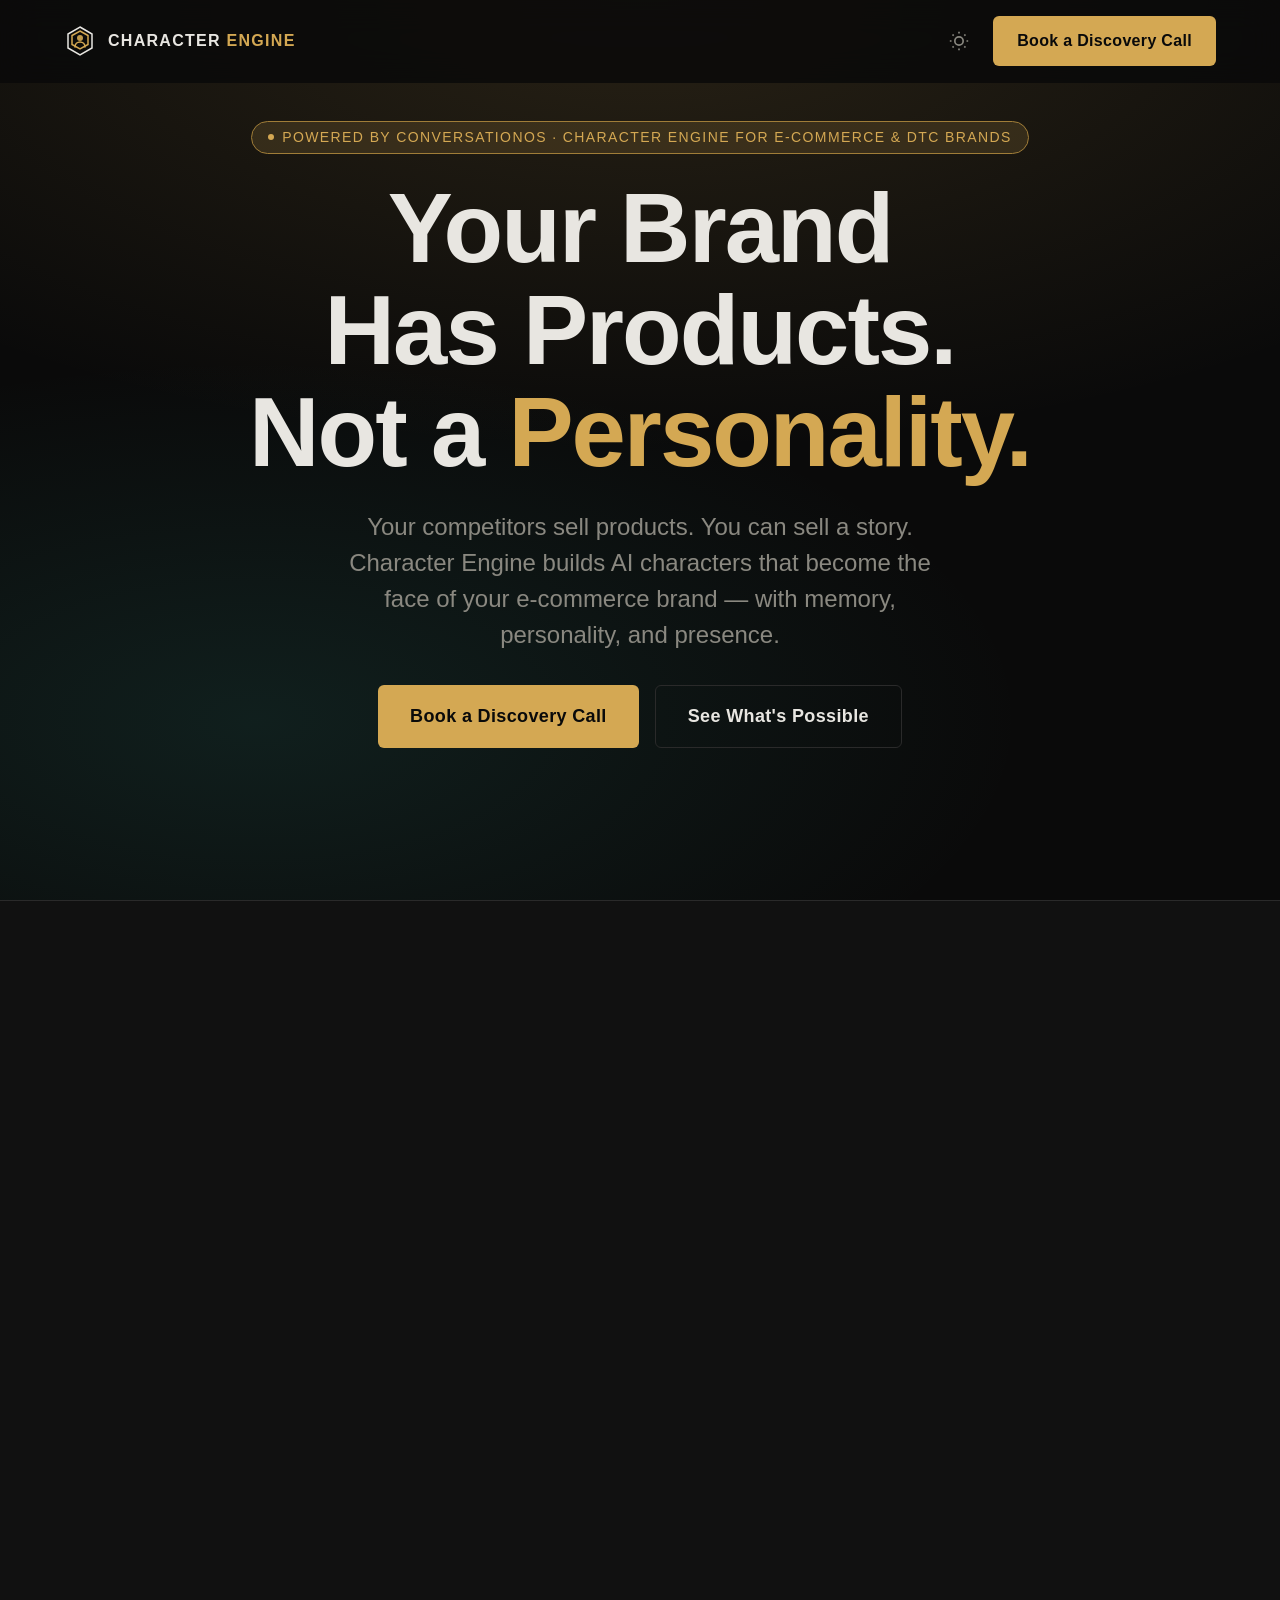
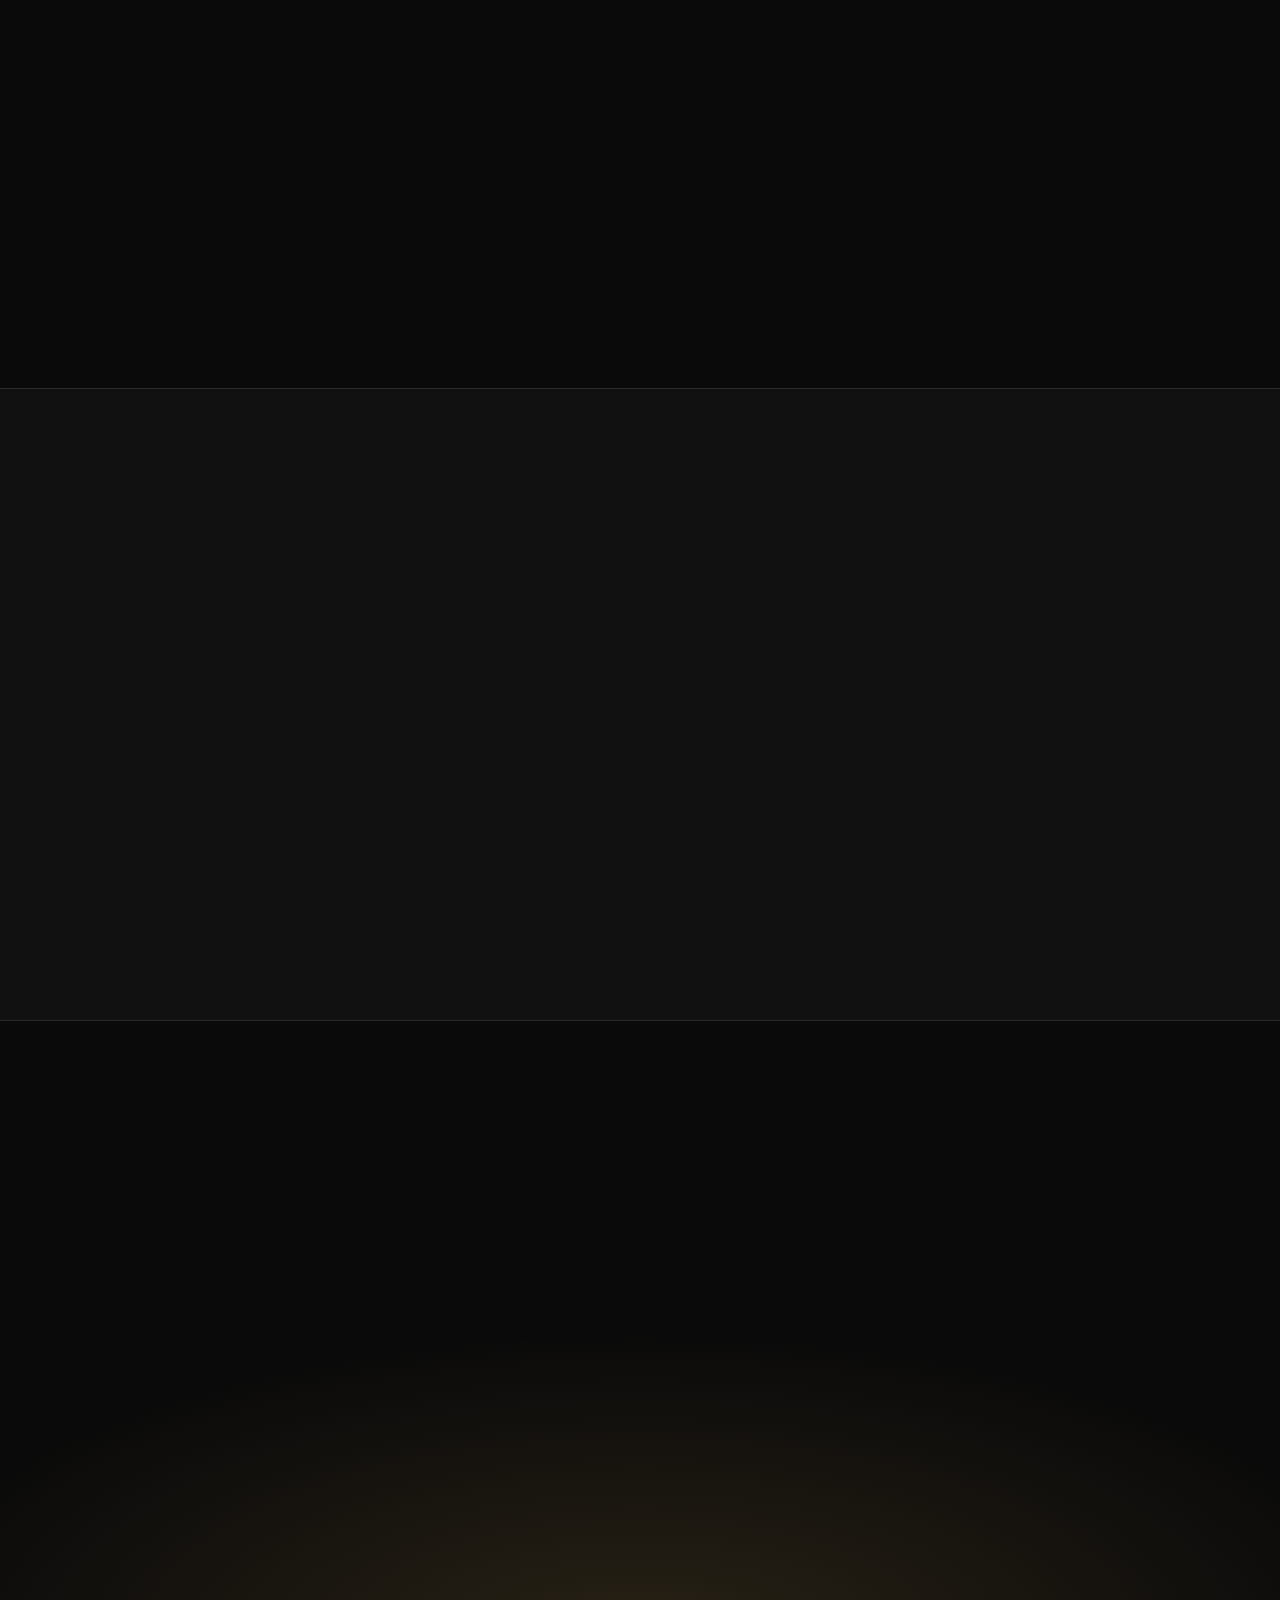
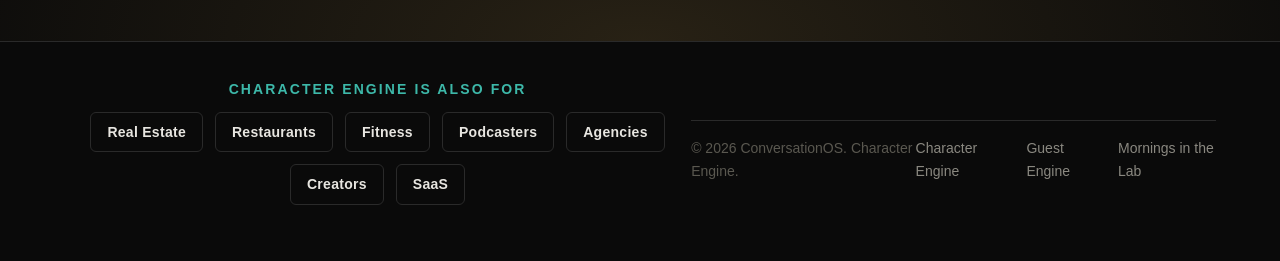
<file: ecommerce/index.html>
<!DOCTYPE html>
<html lang="en" data-theme="dark">
<head>
  <meta charset="UTF-8">
  <meta name="viewport" content="width=device-width, initial-scale=1.0">
  <title>Character Engine for E-Commerce — Your Brand Has Products. Not a Personality.</title>
  <meta name="description" content="Your competitors sell products. You can sell a story. Character Engine builds AI characters that become the face of your e-commerce brand — with memory, personality, and presence that turns shoppers into fans.">
  <meta name="robots" content="index, follow, max-snippet:-1, max-image-preview:large">
  <link rel="canonical" href="https://characterengine.live/ecommerce/">

  <!-- Open Graph -->
  <meta property="og:type" content="website">
  <meta property="og:site_name" content="Character Engine">
  <meta property="og:title" content="Character Engine for E-Commerce — Your Brand Has Products. Not a Personality.">
  <meta property="og:description" content="Your competitors sell products. You can sell a story. Character Engine builds AI characters that become the face of your e-commerce brand — with memory, personality, and presence that turns shoppers into fans.">
  <meta property="og:url" content="https://characterengine.live/ecommerce/">
  <meta property="og:image" content="https://characterengine.live/og-image.png">
  <meta property="og:image:width" content="1376">
  <meta property="og:image:height" content="768">
  <meta property="og:image:alt" content="Character Engine for E-Commerce">
  <meta name="twitter:image" content="https://characterengine.live/og-image.png">
  <meta name="twitter:image:alt" content="Character Engine for E-Commerce">
  <meta name="twitter:site" content="@keithbilous">

  <!-- Twitter -->
  <meta name="twitter:card" content="summary_large_image">
  <meta name="twitter:title" content="Character Engine for E-Commerce — Your Brand Has Products. Not a Personality.">
  <meta name="twitter:description" content="Your competitors sell products. You can sell a story. Character Engine builds AI characters that become the face of your e-commerce brand — with memory, personality, and presence that turns shoppers into fans.">
  <link href="https://api.fontshare.com/v2/css?f[]=clash-display@400,500,600,700&f[]=satoshi@300,400,500,600,700&display=swap" rel="stylesheet">
  <link rel="stylesheet" href="../base.css">
  <link rel="stylesheet" href="../style.css">

  <script type="application/ld+json">
{
  "@context": "https://schema.org",
  "@type": "Organization",
  "@id": "https://characterengine.live/#organization",
  "name": "Character Engine",
  "alternateName": ["CharacterEngine"],
  "description": "AI-trained character engine that turns expertise into a discoverable entity for AI search and chatbots.",
  "url": "https://characterengine.live",
  "parentOrganization": {
    "@type": "Organization",
    "@id": "https://mitl.studio/#organization",
    "name": "MiTL Studio",
    "url": "https://mitl.studio"
  },
  "founder": {
    "@type": "Person",
    "@id": "https://keithbilous.com/#keith-bilous",
    "name": "Keith Bilous",
    "url": "https://keithbilous.com", "sameAs": ["https://www.linkedin.com/in/keithbilous", "https://x.com/keithbilous", "https://www.youtube.com/@morningsinthelab", "https://www.instagram.com/keithbilous", "https://www.threads.com/@keithbilous", "https://keithbilous.substack.com"]
  }
}
  </script>
  <script type="application/ld+json">
{
  "@context": "https://schema.org",
  "@type": "Service",
  "name": "Character Engine for E-Commerce & DTC Brands",
  "description": "Your competitors sell products. You can sell a story. Character Engine builds AI characters that become the face of your e-commerce brand — with memory, personality, and presence that turns shoppers into fans.",
  "provider": {
    "@id": "https://characterengine.live/#organization"
  },
  "url": "https://characterengine.live/ecommerce/",
  "serviceType": "AI Character IP Creation and Management",
  "areaServed": "Worldwide",
  "audience": {
    "@type": "Audience",
    "audienceType": "E-Commerce & DTC Brands"
  }
}
  </script>
  <script type="application/ld+json">
{
  "@context": "https://schema.org",
  "@type": "WebPage",
  "name": "Character Engine for E-Commerce — Your Brand Has Products. Not a Personality.",
  "description": "Your competitors sell products. You can sell a story. Character Engine builds AI characters that become the face of your e-commerce brand — with memory, personality, and presence that turns shoppers into fans.",
  "url": "https://characterengine.live/ecommerce/",
  "isPartOf": {
    "@type": "WebSite",
    "name": "Character Engine",
    "url": "https://characterengine.live"
  },
  "publisher": {
    "@id": "https://characterengine.live/#organization"
  },
  "about": {
    "@type": "Service",
    "name": "AI Character Creation for E-Commerce & DTC Brands"
  }
}
  </script>
  <script type="application/ld+json">
{
  "@context": "https://schema.org",
  "@type": "FAQPage",
  "mainEntity": [
    {
      "@type": "Question",
      "name": "How can AI characters help my e-commerce brand?",
      "acceptedAnswer": {
        "@type": "Answer",
        "text": "AI characters become the personality behind your products. They host live product drops, create unboxing content, respond to customers on social media, and build a brand following that goes beyond individual products. They remember customer interactions and build relationships that drive repeat purchases."
      }
    },
    {
      "@type": "Question",
      "name": "Can a character host live shopping events?",
      "acceptedAnswer": {
        "@type": "Answer",
        "text": "Yes. Characters can host live drops on Instagram Live, TikTok, YouTube, and other platforms. They know product specs, tell the backstory behind each item, interact with viewers in real time, and create urgency and excitement that drives conversions."
      }
    },
    {
      "@type": "Question",
      "name": "How is this different from hiring an influencer?",
      "acceptedAnswer": {
        "@type": "Answer",
        "text": "Influencers leave, raise rates, and post for competitors. A Character Engine character is IP you own — it never leaves, never goes off-brand, and builds compounding recognition for your brand specifically. It's a permanent asset, not a rental."
      }
    }
  ]
}
  </script>

  <style>
    details summary::-webkit-details-marker { display: none; }
    details[open] summary svg { transform: rotate(180deg); }
    details summary:hover { color: var(--color-gold); }
  </style>
</head>
<body>
<main>

  <!-- Header -->
  <header class="header" id="header">
    <div class="container">
      <a href="../" class="logo" aria-label="Character Engine home">
        <svg viewBox="0 0 32 32" fill="none" xmlns="http://www.w3.org/2000/svg" aria-hidden="true">
          <!-- Geometric engine mark: interlocking hexagon + inner character silhouette -->
          <path d="M16 2L28 9v14l-12 7L4 23V9l12-7z" stroke="currentColor" stroke-width="1.5" fill="none"/>
          <path d="M16 6l8 4.5v9L16 24l-8-4.5v-9L16 6z" stroke="var(--color-gold)" stroke-width="1.5" fill="none"/>
          <circle cx="16" cy="13" r="3" fill="var(--color-gold)" opacity="0.9"/>
          <path d="M11 22c0-3 2.2-5 5-5s5 2 5 5" stroke="var(--color-gold)" stroke-width="1.5" fill="none" stroke-linecap="round"/>
        </svg>
        <span class="logo-text">Character <span>Engine</span></span>
      </a>
      <div class="nav-actions">
        <button class="theme-toggle" data-theme-toggle aria-label="Switch to light mode">
          <svg width="20" height="20" viewBox="0 0 24 24" fill="none" stroke="currentColor" stroke-width="2">
            <circle cx="12" cy="12" r="5"/><path d="M12 1v2M12 21v2M4.22 4.22l1.42 1.42M18.36 18.36l1.42 1.42M1 12h2M21 12h2M4.22 19.78l1.42-1.42M18.36 5.64l1.42-1.42"/>
          </svg>
        </button>
        <a href="#book" class="btn btn--primary">Book a Discovery Call</a>
      </div>
    </div>
  </header>

  <!-- Hero -->
  <section class="hero" id="hero">
    <div class="hero-content">
      <div class="hero-badge">
        <span>Powered by ConversationOS · Character Engine for E-Commerce &amp; DTC Brands</span>
      </div>
      <h1>Your Brand Has Products.<br>Not a <span class="accent">Personality.</span></h1>
      <p class="hero-sub">Your competitors sell products. You can sell a story. Character Engine builds AI characters that become the face of your e-commerce brand — with memory, personality, and presence.</p>
      <div class="hero-ctas">
        <a href="#book" class="btn btn--primary btn--large">Book a Discovery Call</a>
        <a href="#examples" class="btn btn--ghost btn--large">See What's Possible</a>
      </div>
    </div>
  </section>

  <!-- Problem -->
  <section class="problem" id="problem">
    <div class="container">
      <div class="problem-grid">
        <div class="problem-text fade-in">
          <h2>The DTC Trap: <span class="accent">Same Playbook, Same Results.</span></h2>
          <p>Every DTC brand looks the same. Same influencer playbook. Same UGC strategy. Same Shopify template. You're fighting for attention in a feed where everyone uses the exact same moves.</p>
          <p>You're competing on price because you have no brand differentiation. Influencers leave. Campaigns end. There's no continuity in your brand voice — just a series of disconnected moments that customers forget the moment they scroll past.</p>
          <p>What if your brand had a character that hosted your live drops, answered customer questions in your social comments, and remembered every customer interaction? Not a campaign. A presence. One that compounds.</p>
        </div>
        <div class="problem-stats fade-in">
          <div class="stat-card">
            <div class="number">87%</div>
            <div class="label">of DTC brands say differentiation is their #1 challenge</div>
          </div>
          <div class="stat-card">
            <div class="number">Zero</div>
            <div class="label">Brand memory from a one-off influencer post</div>
          </div>
          <div class="stat-card">
            <div class="number">24/7</div>
            <div class="label">Characters never sleep — they represent your brand around the clock</div>
          </div>
          <div class="stat-card">
            <div class="number">Full IP</div>
            <div class="label">A character you own, not rent from an influencer</div>
          </div>
        </div>
      </div>
    </div>
  </section>

  <!-- Three Pillars -->
  <section class="pillars" id="pillars">
    <div class="container">
      <div class="section-header fade-in">
        <span class="section-label">The Three Pillars</span>
        <h2 class="section-title">What Characters Do for Your Brand</h2>
      </div>
      <div class="pillars-grid">
        <div class="pillar-card fade-in">
          <div class="pillar-icon">
            <svg width="24" height="24" viewBox="0 0 24 24" fill="none" stroke="currentColor" stroke-width="2" stroke-linecap="round">
              <circle cx="12" cy="12" r="10"/>
              <path d="M12 6v6l4 2"/>
            </svg>
          </div>
          <h3>Build Memory</h3>
          <p>Every product launch, every customer interaction, every live drop becomes part of your character's story. Returning customers feel like they're catching up with someone they know — not scrolling past an ad.</p>
        </div>
        <div class="pillar-card fade-in">
          <div class="pillar-icon">
            <svg width="24" height="24" viewBox="0 0 24 24" fill="none" stroke="currentColor" stroke-width="2" stroke-linecap="round">
              <path d="M12 2L2 7l10 5 10-5-10-5z"/>
              <path d="M2 17l10 5 10-5"/>
              <path d="M2 12l10 5 10-5"/>
            </svg>
          </div>
          <h3>Build Brand Authority</h3>
          <p>Your character becomes the voice customers trust. Product recommendations feel personal, not algorithmic. Brand consistency across every touchpoint — email, social, live, web — with a personality that never goes off-script.</p>
        </div>
        <div class="pillar-card fade-in">
          <div class="pillar-icon">
            <svg width="24" height="24" viewBox="0 0 24 24" fill="none" stroke="currentColor" stroke-width="2" stroke-linecap="round">
              <path d="M12 3c-4.97 0-9 4.03-9 9s4.03 9 9 9"/>
              <path d="M12 3c4.97 0 9 4.03 9 9s-4.03 9-9 9"/>
              <path d="M12 3v18"/>
              <line x1="3" y1="12" x2="21" y2="12"/>
            </svg>
          </div>
          <h3>Blur Reality</h3>
          <p>Customers engage with your character like a real brand ambassador. They tag them, ask them questions, share their content. The line blurs — and engagement compounds in ways no sponsored post ever could.</p>
        </div>
      </div>
    </div>
  </section>

  <!-- What We Build -->
  <section class="services" id="services">
    <div class="container">
      <div class="services-layout">
        <div class="services-intro fade-in">
          <span class="section-label">What ConversationOS Builds for E-Commerce</span>
          <h2 class="section-title">Full-Stack Character IP</h2>
          <p>We don't hand you a chatbot and wish you luck. We architect an entire character ecosystem built for DTC — from personality DNA to visual identity to deployment across every channel your customers live on.</p>
          <a href="#book" class="btn btn--primary" style="margin-top: var(--space-4);">Start Building</a>
        </div>
        <div class="services-grid fade-in">
          <div class="service-item">
            <h4>Character Architecture</h4>
            <p>Backstory, personality traits, voice patterns, and behavioral rules tailored to your brand's audience — so every interaction feels authentic, not automated.</p>
          </div>
          <div class="service-item">
            <h4>Visual Identity</h4>
            <p>Character design, styling, and visual consistency across product launches, social content, live drops, and every brand touchpoint.</p>
          </div>
          <div class="service-item">
            <h4>Universe Building</h4>
            <p>A brand world with lore, relationships, and aesthetic DNA that gives customers a reason to keep coming back beyond the product itself.</p>
          </div>
          <div class="service-item">
            <h4>Relationship Mapping</h4>
            <p>Characters that remember your customers — their purchases, their preferences, their history with your brand. Every interaction builds on the last.</p>
          </div>
          <div class="service-item">
            <h4>Live Drop Deployment</h4>
            <p>Live shopping hosts that render in real time — product demos with personality. Powered by RunwayML integration for real-time character rendering across Instagram Live, TikTok, and YouTube.</p>
          </div>
          <div class="service-item">
            <h4>Social Integration</h4>
            <p>Your character responds to comments, creates content, and builds a following around your brand's personality — present everywhere your customers scroll.</p>
          </div>
          <div class="service-item">
            <h4>Content Generation</h4>
            <p>Unboxing videos, product reviews, comparisons, and launch content — all in your character's voice. Consistent, on-brand, and endlessly scalable.</p>
          </div>
          <div class="service-item">
            <h4>IP Management</h4>
            <p>Your character is a brand asset. We protect it — licensing frameworks, usage guidelines, and formal agreements so you own what you build.</p>
          </div>
        </div>
      </div>
    </div>
  </section>

  <!-- Use Cases (replaces Character Roster) -->
  <section class="roster" id="examples">
    <div class="container">
      <div class="section-header fade-in">
        <span class="section-label">What It Looks Like</span>
        <h2 class="section-title">Use Cases for E-Commerce &amp; DTC</h2>
        <p style="color: var(--color-text-muted); max-width: 560px; margin: var(--space-4) auto 0;">Three ways a living character transforms how customers discover, engage with, and remember your brand.</p>
      </div>
      <div class="roster-grid">

        <div class="character-card fade-in">
          <div class="character-portrait">
            <div class="portrait-placeholder">
              <svg width="64" height="64" viewBox="0 0 24 24" fill="none" stroke="currentColor" stroke-width="1.5" stroke-linecap="round">
                <rect x="2" y="3" width="20" height="14" rx="2"/>
                <path d="M8 21h8M12 17v4"/>
                <path d="M7 10l2 2 4-4"/>
              </svg>
            </div>
          </div>
          <div class="character-info">
            <div class="character-role">Use Case 01</div>
            <div class="character-name">The Live Drop Host</div>
            <div class="character-traits">
              <span class="trait">Instagram Live</span>
              <span class="trait">TikTok</span>
              <span class="trait">YouTube</span>
            </div>
            <p style="color: var(--color-text-muted); font-size: var(--text-sm); margin-top: var(--space-3); line-height: 1.6;">A character that hosts your product launches across platforms. They know the product specs, tell the backstory, and interact with viewers in real time — building anticipation before launch and driving urgency in the moment.</p>
            <ul style="color: var(--color-text-muted); font-size: var(--text-sm); margin-top: var(--space-2); padding-left: var(--space-4); line-height: 1.8;">
              <li>Hosts countdown content leading up to drops</li>
              <li>Answers live viewer questions with real product knowledge</li>
              <li>Builds narrative around each launch — not just specs</li>
              <li>Shows up for every drop, every time</li>
            </ul>
          </div>
        </div>

        <div class="character-card fade-in">
          <div class="character-portrait">
            <div class="portrait-placeholder">
              <svg width="64" height="64" viewBox="0 0 24 24" fill="none" stroke="currentColor" stroke-width="1.5" stroke-linecap="round">
                <path d="M21 15a2 2 0 0 1-2 2H7l-4 4V5a2 2 0 0 1 2-2h14a2 2 0 0 1 2 2z"/>
                <path d="M8 10h8M8 14h5"/>
              </svg>
            </div>
          </div>
          <div class="character-info">
            <div class="character-role">Use Case 02</div>
            <div class="character-name">The Social Brand Voice</div>
            <div class="character-traits">
              <span class="trait">Comments</span>
              <span class="trait">Content</span>
              <span class="trait">Community</span>
            </div>
            <p style="color: var(--color-text-muted); font-size: var(--text-sm); margin-top: var(--space-3); line-height: 1.6;">A character that IS your brand on social media. They respond to comments, create content, and build a following around your brand's personality — not just your products. Customers follow them, not your SKUs.</p>
            <ul style="color: var(--color-text-muted); font-size: var(--text-sm); margin-top: var(--space-2); padding-left: var(--space-4); line-height: 1.8;">
              <li>Responds to every comment in character</li>
              <li>Creates original content between product launches</li>
              <li>Builds a personality-driven following over time</li>
              <li>Keeps your brand alive when there's nothing to sell</li>
            </ul>
          </div>
        </div>

        <div class="character-card fade-in">
          <div class="character-portrait">
            <div class="portrait-placeholder">
              <svg width="64" height="64" viewBox="0 0 24 24" fill="none" stroke="currentColor" stroke-width="1.5" stroke-linecap="round">
                <path d="M21 16V8a2 2 0 0 0-1-1.73l-7-4a2 2 0 0 0-2 0l-7 4A2 2 0 0 0 3 8v8a2 2 0 0 0 1 1.73l7 4a2 2 0 0 0 2 0l7-4A2 2 0 0 0 21 16z"/>
                <path d="M12 22V12M3.27 6.96L12 12l8.73-5.04"/>
              </svg>
            </div>
          </div>
          <div class="character-info">
            <div class="character-role">Use Case 03</div>
            <div class="character-name">The Unboxing Personality</div>
            <div class="character-traits">
              <span class="trait">Unboxing</span>
              <span class="trait">Reviews</span>
              <span class="trait">Comparisons</span>
            </div>
            <p style="color: var(--color-text-muted); font-size: var(--text-sm); margin-top: var(--space-3); line-height: 1.6;">A character that produces unboxing videos, reviews, and product comparisons in their unique voice and style. Consistent, on-brand, and endlessly scalable — no scheduling, no fees, no misaligned posts.</p>
            <ul style="color: var(--color-text-muted); font-size: var(--text-sm); margin-top: var(--space-2); padding-left: var(--space-4); line-height: 1.8;">
              <li>Produces unboxing content for every new SKU</li>
              <li>Writes reviews in a consistent, trusted voice</li>
              <li>Handles product comparisons without bias or burnout</li>
              <li>Scales content output without scaling headcount</li>
            </ul>
          </div>
        </div>

      </div>
      <div class="roster-cta fade-in">
        <p style="color: var(--color-text-muted); margin-bottom: var(--space-4);">Ready to see which use case fits your brand? Let's map it out in 30 minutes.</p>
        <a href="#book" class="btn btn--ghost">Book a Discovery Call</a>
      </div>
    </div>
  </section>

  <!-- Two Paths -->
  <section class="paths" id="paths">
    <div class="container">
      <div class="section-header fade-in">
        <span class="section-label">Two Ways In</span>
        <h2 class="section-title">Build Your Own or License Ours</h2>
      </div>
      <div class="paths-grid">

        <div class="path-card path-card--custom fade-in">
          <div class="path-number">01</div>
          <h3>Build Your Own</h3>
          <p>We create a custom character that becomes the face of your e-commerce brand. From product launches to customer engagement — a voice that's uniquely yours, fully owned by you.</p>
          <ul class="path-features" role="list">
            <li><span class="check">&#10003;</span> Custom character design and personality</li>
            <li><span class="check">&#10003;</span> Full backstory and brand universe architecture</li>
            <li><span class="check">&#10003;</span> Visual identity and content style guide</li>
            <li><span class="check">&#10003;</span> Live drop and social deployment</li>
            <li><span class="check">&#10003;</span> Ongoing IP management and evolution</li>
          </ul>
          <a href="#book" class="btn btn--primary">Book a Discovery Call</a>
          <p class="pricing-note" style="text-align:center; margin-top: var(--space-2);">Starting at $997</p>
        </div>

        <div class="path-card path-card--license fade-in">
          <div class="path-number">02</div>
          <h3>License Ours</h3>
          <p>Use one of our existing characters for your campaigns, product launches, or seasonal activations. Pre-built personality, ready to deploy — with an audience already attached.</p>
          <ul class="path-features" role="list">
            <li><span class="check">&#10003;</span> Pre-built personality and visual identity</li>
            <li><span class="check">&#10003;</span> Existing audience recognition and memory</li>
            <li><span class="check">&#10003;</span> Flexible licensing terms and usage tracking</li>
            <li><span class="check">&#10003;</span> Revenue split agreements</li>
            <li><span class="check">&#10003;</span> Cross-platform deployment support</li>
          </ul>
          <a href="#book" class="btn btn--ghost" style="border-color: var(--color-teal-dim); color: var(--color-teal);">Inquire About Licensing</a>
          <p class="pricing-note" style="text-align:center; margin-top: var(--space-2);">Custom licensing from $2,500/campaign</p>
        </div>

      </div>
    </div>
  </section>

  <!-- Process -->
  <section class="process" id="process">
    <div class="container">
      <div class="section-header fade-in">
        <span class="section-label">How It Works</span>
        <h2 class="section-title">From Concept to Living Character</h2>
      </div>
      <div class="process-steps fade-in">
        <div class="step">
          <div class="step-number">01</div>
          <h4>Discovery</h4>
          <p>We learn your brand, your audience, and where a character can create the most impact — product launches, social, live commerce, or all three.</p>
        </div>
        <div class="step">
          <div class="step-number">02</div>
          <h4>Architecture</h4>
          <p>We design the character's DNA — personality, backstory, voice, visual identity, and the brand universe rules that keep every interaction on-brand.</p>
        </div>
        <div class="step">
          <div class="step-number">03</div>
          <h4>Build &amp; Deploy</h4>
          <p>Your character comes to life across your platforms — live drops, social channels, email, video, and anywhere else your customers are.</p>
        </div>
        <div class="step">
          <div class="step-number">04</div>
          <h4>Manage &amp; Grow</h4>
          <p>We evolve the character with your brand — building customer memory, deepening relationships, and expanding the universe with every launch.</p>
        </div>
      </div>
    </div>
  </section>


  <!-- FAQ Section -->
  <section class="services" id="faq">
    <div class="container container--narrow">
      <div class="section-header fade-in" style="text-align: center; margin-bottom: var(--space-8);">
        <span class="section-label">FAQ</span>
        <h2 class="section-title">Frequently Asked Questions</h2>
      </div>
      <div class="fade-in" style="display: flex; flex-direction: column; gap: var(--space-4);">
        <details style="background: var(--color-surface); border: 1px solid var(--color-border); border-radius: var(--radius-lg); overflow: hidden;">
          <summary style="padding: var(--space-5) var(--space-6); cursor: pointer; font-weight: 600; font-size: var(--text-base); list-style: none; display: flex; align-items: center; justify-content: space-between;">
            How can AI characters help my e-commerce brand?
            <svg width="20" height="20" viewBox="0 0 24 24" fill="none" stroke="var(--color-text-muted)" stroke-width="2" style="flex-shrink: 0; margin-left: var(--space-4); transition: transform 0.2s ease;"><path d="M6 9l6 6 6-6"/></svg>
          </summary>
          <div style="padding: 0 var(--space-6) var(--space-6); color: var(--color-text-muted); line-height: 1.7;">
            <p>AI characters become the personality behind your products. They host live product drops, create unboxing content, respond to customers on social media, and build a brand following that goes beyond individual products. They remember customer interactions and build relationships that drive repeat purchases.</p>
          </div>
        </details>
        <details style="background: var(--color-surface); border: 1px solid var(--color-border); border-radius: var(--radius-lg); overflow: hidden;">
          <summary style="padding: var(--space-5) var(--space-6); cursor: pointer; font-weight: 600; font-size: var(--text-base); list-style: none; display: flex; align-items: center; justify-content: space-between;">
            Can a character host live shopping events?
            <svg width="20" height="20" viewBox="0 0 24 24" fill="none" stroke="var(--color-text-muted)" stroke-width="2" style="flex-shrink: 0; margin-left: var(--space-4); transition: transform 0.2s ease;"><path d="M6 9l6 6 6-6"/></svg>
          </summary>
          <div style="padding: 0 var(--space-6) var(--space-6); color: var(--color-text-muted); line-height: 1.7;">
            <p>Yes. Characters can host live drops on Instagram Live, TikTok, YouTube, and other platforms. They know product specs, tell the backstory behind each item, interact with viewers in real time, and create urgency and excitement that drives conversions.</p>
          </div>
        </details>
        <details style="background: var(--color-surface); border: 1px solid var(--color-border); border-radius: var(--radius-lg); overflow: hidden;">
          <summary style="padding: var(--space-5) var(--space-6); cursor: pointer; font-weight: 600; font-size: var(--text-base); list-style: none; display: flex; align-items: center; justify-content: space-between;">
            How is this different from hiring an influencer?
            <svg width="20" height="20" viewBox="0 0 24 24" fill="none" stroke="var(--color-text-muted)" stroke-width="2" style="flex-shrink: 0; margin-left: var(--space-4); transition: transform 0.2s ease;"><path d="M6 9l6 6 6-6"/></svg>
          </summary>
          <div style="padding: 0 var(--space-6) var(--space-6); color: var(--color-text-muted); line-height: 1.7;">
            <p>Influencers leave, raise rates, and post for competitors. A Character Engine character is IP you own — it never leaves, never goes off-brand, and builds compounding recognition for your brand specifically. It's a permanent asset, not a rental.</p>
          </div>
        </details>
      </div>
    </div>
  </section>

  <!-- Final CTA -->
  <section class="final-cta" id="book">
    <div class="container">
      <h2 class="fade-in">Ready to Give Your Brand<br>a <span class="accent">Personality?</span></h2>
      <p class="fade-in">Book a 30-minute discovery call. We'll explore what a living character can do for your e-commerce brand.</p>
      <div class="fade-in">
        <a href="#" onclick="event.preventDefault(); document.querySelector('sophia-embed')?.shadowRoot?.querySelector('.sophia-bubble')?.click();" class="btn btn--primary btn--large">Chat with Sophia</a>
      </div>
      <p class="fade-in" style="font-size: var(--text-sm); color: var(--color-text-muted); margin-top: var(--space-2);">Powered by ConversationOS</p>
    </div>
  </section>

  <!-- Footer -->
</main>

  <footer class="footer">
    <div class="container">
      <div style="text-align: center; margin-bottom: var(--space-6);">
        <div class="section-label" style="margin-bottom: var(--space-3);">Character Engine Is Also For</div>
        <div style="display: flex; flex-wrap: wrap; gap: var(--space-3); justify-content: center;">
          <a href="../realestate/" class="btn btn--ghost" style="font-size: var(--text-xs); padding: var(--space-2) var(--space-4);">Real Estate</a>
          <a href="../restaurants/" class="btn btn--ghost" style="font-size: var(--text-xs); padding: var(--space-2) var(--space-4);">Restaurants</a>
          <a href="../fitness/" class="btn btn--ghost" style="font-size: var(--text-xs); padding: var(--space-2) var(--space-4);">Fitness</a>
          <a href="../podcasters/" class="btn btn--ghost" style="font-size: var(--text-xs); padding: var(--space-2) var(--space-4);">Podcasters</a>
          <a href="../agencies/" class="btn btn--ghost" style="font-size: var(--text-xs); padding: var(--space-2) var(--space-4);">Agencies</a>
          <a href="../creators/" class="btn btn--ghost" style="font-size: var(--text-xs); padding: var(--space-2) var(--space-4);">Creators</a>
          <a href="../saas/" class="btn btn--ghost" style="font-size: var(--text-xs); padding: var(--space-2) var(--space-4);">SaaS</a>
        </div>
      </div>
      <div style="display: flex; align-items: center; justify-content: space-between; padding-top: var(--space-4); border-top: 1px solid var(--color-border);">
        <div class="footer-text">&copy; 2026 ConversationOS. Character Engine.</div>
        <div class="footer-links">
          <a href="../">Character Engine</a>
          <a href="https://guestengine.live" target="_blank" rel="noopener noreferrer">Guest Engine</a>
          <a href="https://mornings.live" target="_blank" rel="noopener noreferrer">Mornings in the Lab</a>
        </div>
      </div>
    </div>
  </footer>

  <script>
    // Theme toggle
    (function(){
      const t = document.querySelector('[data-theme-toggle]');
      const r = document.documentElement;
      let d = 'dark'; // Default dark
      r.setAttribute('data-theme', d);
      if (t) {
        t.addEventListener('click', () => {
          d = d === 'dark' ? 'light' : 'dark';
          r.setAttribute('data-theme', d);
          t.setAttribute('aria-label', 'Switch to ' + (d === 'dark' ? 'light' : 'dark') + ' mode');
          t.innerHTML = d === 'dark'
            ? '<svg width="20" height="20" viewBox="0 0 24 24" fill="none" stroke="currentColor" stroke-width="2"><circle cx="12" cy="12" r="5"/><path d="M12 1v2M12 21v2M4.22 4.22l1.42 1.42M18.36 18.36l1.42 1.42M1 12h2M21 12h2M4.22 19.78l1.42-1.42M18.36 5.64l1.42-1.42"/></svg>'
            : '<svg width="20" height="20" viewBox="0 0 24 24" fill="none" stroke="currentColor" stroke-width="2"><path d="M21 12.79A9 9 0 1 1 11.21 3 7 7 0 0 0 21 12.79z"/></svg>';
        });
      }
    })();

    // Header scroll behavior
    (function(){
      const header = document.getElementById('header');
      let lastScroll = 0;
      window.addEventListener('scroll', () => {
        const scroll = window.scrollY;
        if (scroll > 50) {
          header.classList.add('header--scrolled');
        } else {
          header.classList.remove('header--scrolled');
        }
        lastScroll = scroll;
      }, { passive: true });
    })();

    // Scroll reveal fallback for browsers without scroll-driven animations
    (function(){
      if (CSS.supports && CSS.supports('animation-timeline: scroll()')) return;
      const observer = new IntersectionObserver((entries) => {
        entries.forEach(entry => {
          if (entry.isIntersecting) {
            entry.target.classList.add('visible');
            observer.unobserve(entry.target);
          }
        });
      }, { threshold: 0.1 });
      document.querySelectorAll('.fade-in').forEach(el => observer.observe(el));
    })();
  </script>

  <script
    src="https://app.conversationos.live/sophia-embed.js"
    data-product="character-engine"
    data-theme="dark"
    data-accent-color="#7c3aed"
  ></script>

</body>
</html>
</file>
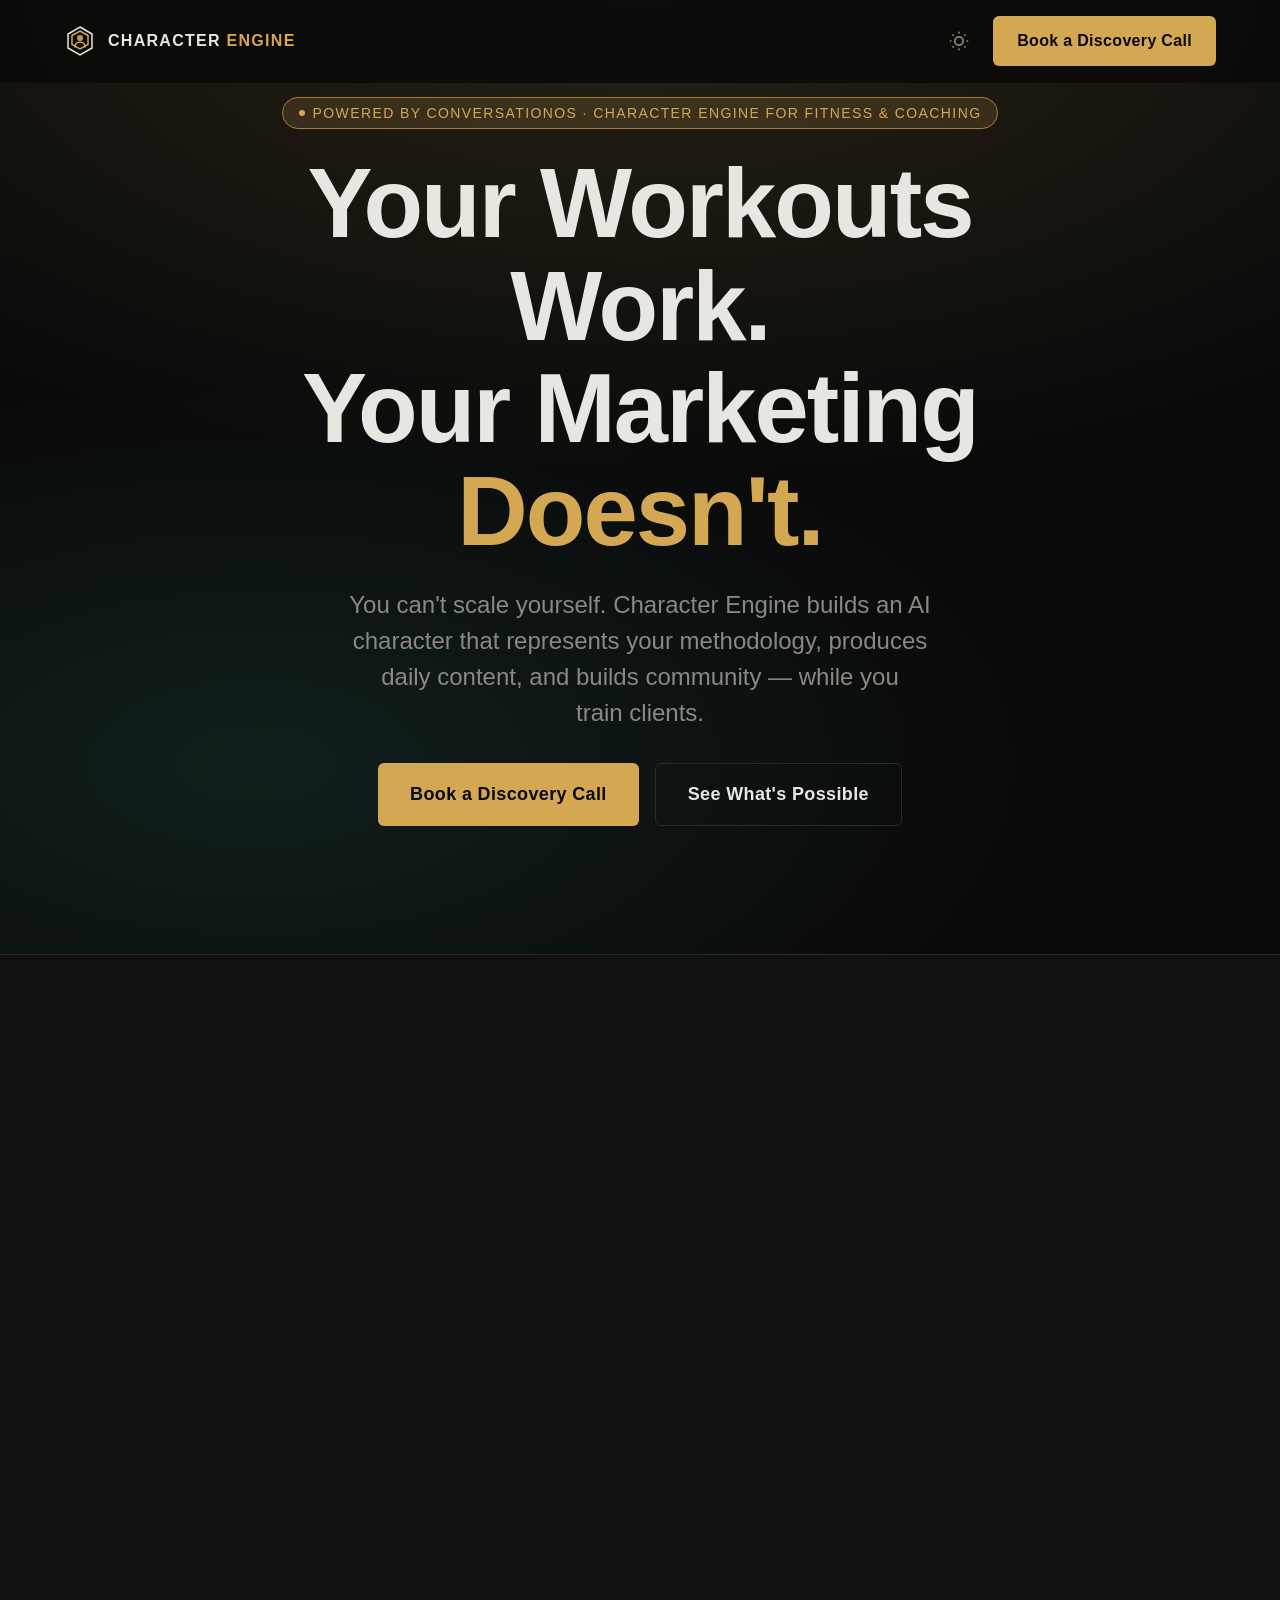
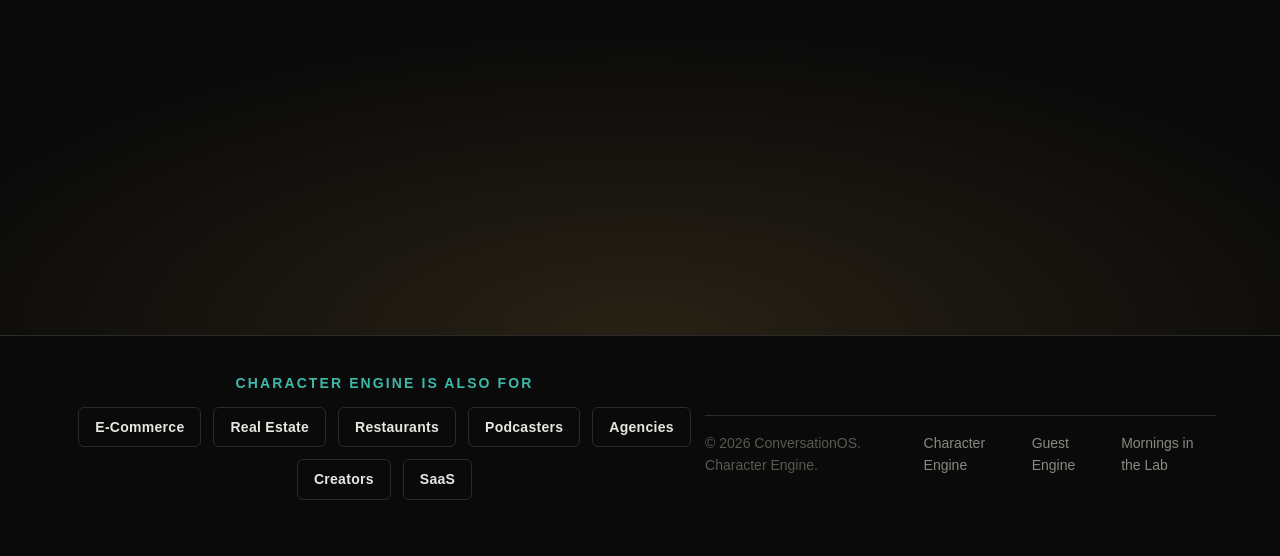
<file: fitness/index.html>
<!DOCTYPE html>
<html lang="en" data-theme="dark">
<head>
  <meta charset="UTF-8">
  <meta name="viewport" content="width=device-width, initial-scale=1.0">
  <title>Character Engine for Fitness — Your Workouts Work. Your Marketing Doesn't.</title>
  <meta name="description" content="You can't scale yourself. Character Engine builds an AI character that represents your training methodology, produces daily motivation and content, and builds community — while you train clients.">
  <meta name="robots" content="index, follow, max-snippet:-1, max-image-preview:large">
  <link rel="canonical" href="https://characterengine.live/fitness/">

  <!-- Open Graph -->
  <meta property="og:type" content="website">
  <meta property="og:site_name" content="Character Engine">
  <meta property="og:title" content="Character Engine for Fitness — Your Workouts Work. Your Marketing Doesn't.">
  <meta property="og:description" content="You can't scale yourself. Character Engine builds an AI character that represents your training methodology, produces daily motivation and content, and builds community — while you train clients.">
  <meta property="og:url" content="https://characterengine.live/fitness/">
  <meta property="og:image" content="https://characterengine.live/og-image.png">
  <meta property="og:image:width" content="1376">
  <meta property="og:image:height" content="768">
  <meta property="og:image:alt" content="Character Engine for Fitness">
  <meta name="twitter:image" content="https://characterengine.live/og-image.png">
  <meta name="twitter:image:alt" content="Character Engine for Fitness">
  <meta name="twitter:site" content="@keithbilous">

  <!-- Twitter -->
  <meta name="twitter:card" content="summary_large_image">
  <meta name="twitter:title" content="Character Engine for Fitness — Your Workouts Work. Your Marketing Doesn't.">
  <meta name="twitter:description" content="You can't scale yourself. Character Engine builds an AI character that represents your training methodology, produces daily motivation and content, and builds community — while you train clients.">
  <link href="https://api.fontshare.com/v2/css?f[]=clash-display@400,500,600,700&f[]=satoshi@300,400,500,600,700&display=swap" rel="stylesheet">
  <link rel="stylesheet" href="../base.css">
  <link rel="stylesheet" href="../style.css">

  <script type="application/ld+json">
{
  "@context": "https://schema.org",
  "@type": "Organization",
  "@id": "https://characterengine.live/#organization",
  "name": "Character Engine",
  "alternateName": ["CharacterEngine"],
  "description": "AI-trained character engine that turns expertise into a discoverable entity for AI search and chatbots.",
  "url": "https://characterengine.live",
  "parentOrganization": {
    "@type": "Organization",
    "@id": "https://mitl.studio/#organization",
    "name": "MiTL Studio",
    "url": "https://mitl.studio"
  },
  "founder": {
    "@type": "Person",
    "@id": "https://keithbilous.com/#keith-bilous",
    "name": "Keith Bilous",
    "url": "https://keithbilous.com", "sameAs": ["https://www.linkedin.com/in/keithbilous", "https://x.com/keithbilous", "https://www.youtube.com/@morningsinthelab", "https://www.instagram.com/keithbilous", "https://www.threads.com/@keithbilous", "https://keithbilous.substack.com"]
  }
}
  </script>
  <script type="application/ld+json">
{
  "@context": "https://schema.org",
  "@type": "Service",
  "name": "Character Engine for Fitness & Coaching",
  "description": "You can't scale yourself. Character Engine builds an AI character that represents your training methodology, produces daily motivation and content, and builds community — while you train clients.",
  "provider": {
    "@id": "https://characterengine.live/#organization"
  },
  "url": "https://characterengine.live/fitness/",
  "serviceType": "AI Character IP Creation and Management",
  "areaServed": "Worldwide",
  "audience": {
    "@type": "Audience",
    "audienceType": "Fitness & Coaching"
  }
}
  </script>
  <script type="application/ld+json">
{
  "@context": "https://schema.org",
  "@type": "WebPage",
  "name": "Character Engine for Fitness — Your Workouts Work. Your Marketing Doesn't.",
  "description": "You can't scale yourself. Character Engine builds an AI character that represents your training methodology, produces daily motivation and content, and builds community — while you train clients.",
  "url": "https://characterengine.live/fitness/",
  "isPartOf": {
    "@type": "WebSite",
    "name": "Character Engine",
    "url": "https://characterengine.live"
  },
  "publisher": {
    "@id": "https://characterengine.live/#organization"
  },
  "about": {
    "@type": "Service",
    "name": "AI Character Creation for Fitness & Coaching"
  }
}
  </script>
  <script type="application/ld+json">
{
  "@context": "https://schema.org",
  "@type": "FAQPage",
  "mainEntity": [
    {
      "@type": "Question",
      "name": "How can an AI character help fitness coaches?",
      "acceptedAnswer": {
        "@type": "Answer",
        "text": "A character embodies your training philosophy and coaching style. It produces daily motivation, training tips, and mindset content. It manages your online community, responds to member questions, celebrates wins, and keeps engagement high between your live sessions — all while you focus on training clients."
      }
    },
    {
      "@type": "Question",
      "name": "Will the character sound like me?",
      "acceptedAnswer": {
        "@type": "Answer",
        "text": "Yes. We build the character from your methodology, your voice patterns, and your coaching philosophy. It's not generic fitness tips — it's YOUR approach, delivered consistently. Think of it as an extension of you that never burns out."
      }
    },
    {
      "@type": "Question",
      "name": "Can the character help with member onboarding?",
      "acceptedAnswer": {
        "@type": "Answer",
        "text": "Absolutely. The character walks new members through your programs, explains the philosophy behind the training, and adapts its messaging based on where each member is in their journey. Onboarding becomes a relationship, not a checklist."
      }
    }
  ]
}
  </script>

  <style>
    details summary::-webkit-details-marker { display: none; }
    details[open] summary svg { transform: rotate(180deg); }
    details summary:hover { color: var(--color-gold); }
  </style>
</head>
<body>
<main>

  <!-- Header -->
  <header class="header" id="header">
    <div class="container">
      <a href="../" class="logo" aria-label="Character Engine home">
        <svg viewBox="0 0 32 32" fill="none" xmlns="http://www.w3.org/2000/svg" aria-hidden="true">
          <!-- Geometric engine mark: interlocking hexagon + inner character silhouette -->
          <path d="M16 2L28 9v14l-12 7L4 23V9l12-7z" stroke="currentColor" stroke-width="1.5" fill="none"/>
          <path d="M16 6l8 4.5v9L16 24l-8-4.5v-9L16 6z" stroke="var(--color-gold)" stroke-width="1.5" fill="none"/>
          <circle cx="16" cy="13" r="3" fill="var(--color-gold)" opacity="0.9"/>
          <path d="M11 22c0-3 2.2-5 5-5s5 2 5 5" stroke="var(--color-gold)" stroke-width="1.5" fill="none" stroke-linecap="round"/>
        </svg>
        <span class="logo-text">Character <span>Engine</span></span>
      </a>
      <div class="nav-actions">
        <button class="theme-toggle" data-theme-toggle aria-label="Switch to light mode">
          <svg width="20" height="20" viewBox="0 0 24 24" fill="none" stroke="currentColor" stroke-width="2">
            <circle cx="12" cy="12" r="5"/><path d="M12 1v2M12 21v2M4.22 4.22l1.42 1.42M18.36 18.36l1.42 1.42M1 12h2M21 12h2M4.22 19.78l1.42-1.42M18.36 5.64l1.42-1.42"/>
          </svg>
        </button>
        <a href="#book" class="btn btn--primary">Book a Discovery Call</a>
      </div>
    </div>
  </header>

  <!-- Hero -->
  <section class="hero" id="hero">
    <div class="hero-content">
      <div class="hero-badge">
        <span>Powered by ConversationOS · Character Engine for Fitness &amp; Coaching</span>
      </div>
      <h1>Your Workouts Work.<br>Your Marketing <span class="accent">Doesn't.</span></h1>
      <p class="hero-sub">You can't scale yourself. Character Engine builds an AI character that represents your methodology, produces daily content, and builds community — while you train clients.</p>
      <div class="hero-ctas">
        <a href="#book" class="btn btn--primary btn--large">Book a Discovery Call</a>
        <a href="#examples" class="btn btn--ghost btn--large">See What's Possible</a>
      </div>
    </div>
  </section>

  <!-- Problem -->
  <section class="problem" id="problem">
    <div class="container">
      <div class="problem-grid">
        <div class="problem-text fade-in">
          <h2>You're Stuck in the <span class="accent">Content Hamster Wheel.</span></h2>
          <p>Film, edit, post, repeat. Your best content is trapped in your head — the methodology you've spent years refining, the cues that get results, the mindset shifts that actually change behavior. None of it makes it online because you're too busy training people to talk about training people.</p>
          <p>Every fitness coach posts the same transformation photos and gym selfies. Nobody stands out. You can't clone yourself — but your clients need to hear from you every day to stay engaged, stay accountable, and stay subscribed.</p>
          <p>What if you had a character that embodied your training philosophy, produced daily motivation and tips, answered questions in your community, and built a following around your methodology — while you trained clients?</p>
        </div>
        <div class="problem-stats fade-in">
          <div class="stat-card">
            <div class="number">4hrs+</div>
            <div class="label">Average time fitness coaches spend on content weekly</div>
          </div>
          <div class="stat-card">
            <div class="number">Same</div>
            <div class="label">Every fitness feed looks identical. Transformation photos and gym selfies.</div>
          </div>
          <div class="stat-card">
            <div class="number">Daily</div>
            <div class="label">Your character motivates your community while you train clients</div>
          </div>
          <div class="stat-card">
            <div class="number">Scalable</div>
            <div class="label">One character, unlimited content — without burning you out</div>
          </div>
        </div>
      </div>
    </div>
  </section>

  <!-- Three Pillars -->
  <section class="pillars" id="pillars">
    <div class="container">
      <div class="section-header fade-in">
        <span class="section-label">The Three Pillars</span>
        <h2 class="section-title">What a Character Does for Your Fitness Brand</h2>
      </div>
      <div class="pillars-grid">
        <div class="pillar-card fade-in">
          <div class="pillar-icon">
            <svg width="24" height="24" viewBox="0 0 24 24" fill="none" stroke="currentColor" stroke-width="2" stroke-linecap="round">
              <circle cx="12" cy="12" r="10"/>
              <path d="M12 6v6l4 2"/>
            </svg>
          </div>
          <h3>Build Memory</h3>
          <p>Your character remembers the community's journey. Who hit a PR last week, who's been struggling with consistency, who just started. Every interaction builds the kind of accountability that keeps members coming back.</p>
        </div>
        <div class="pillar-card fade-in">
          <div class="pillar-icon">
            <svg width="24" height="24" viewBox="0 0 24 24" fill="none" stroke="currentColor" stroke-width="2" stroke-linecap="round">
              <path d="M12 2L2 7l10 5 10-5-10-5z"/>
              <path d="M2 17l10 5 10-5"/>
              <path d="M2 12l10 5 10-5"/>
            </svg>
          </div>
          <h3>Build Brand Authority</h3>
          <p>Your character becomes the voice of your training methodology. It's not generic fitness tips — it's YOUR philosophy, delivered consistently across every platform. Clients recognize the voice before they see the logo.</p>
        </div>
        <div class="pillar-card fade-in">
          <div class="pillar-icon">
            <svg width="24" height="24" viewBox="0 0 24 24" fill="none" stroke="currentColor" stroke-width="2" stroke-linecap="round">
              <path d="M12 3c-4.97 0-9 4.03-9 9s4.03 9 9 9"/>
              <path d="M12 3c4.97 0 9 4.03 9 9s-4.03 9-9 9"/>
              <path d="M12 3v18"/>
              <line x1="3" y1="12" x2="21" y2="12"/>
            </svg>
          </div>
          <h3>Blur Reality</h3>
          <p>Members interact with your character like a training partner. They share their wins, ask for form checks, and tag friends. The character becomes part of the fitness journey — not just a marketing tool.</p>
        </div>
      </div>
    </div>
  </section>

  <!-- What We Build (for Fitness) -->
  <section class="services" id="services">
    <div class="container">
      <div class="services-layout">
        <div class="services-intro fade-in">
          <span class="section-label">What ConversationOS Builds for Fitness</span>
          <h2 class="section-title">Your Coaching Voice, At Scale</h2>
          <p>We don't hand you a generic chatbot with a gym logo on it. We architect a character built from your training methodology — with your voice, your cues, your philosophy — and deploy it across every touchpoint your fitness brand needs to grow.</p>
          <a href="#book" class="btn btn--primary" style="margin-top: var(--space-4);">Start Building</a>
        </div>
        <div class="services-grid fade-in">
          <div class="service-item">
            <h4>Character Architecture</h4>
            <p>Your training philosophy, coaching voice, motivational style, and methodology — codified into a character that never goes off-script and never misrepresents your approach.</p>
          </div>
          <div class="service-item">
            <h4>Visual Identity</h4>
            <p>A distinctive character look and feel that stands out in every fitness feed. Not another generic trainer photo — a recognizable presence that builds visual equity over time.</p>
          </div>
          <div class="service-item">
            <h4>Methodology Universe</h4>
            <p>Your training system as a world — with principles, terminology, progressions, and philosophy baked into every piece of content the character produces.</p>
          </div>
          <div class="service-item">
            <h4>Community Relationship Mapping</h4>
            <p>The character knows your members. It tracks their journeys, celebrates their milestones, and maintains the kind of relationship continuity that no human coach can manage alone.</p>
          </div>
          <div class="service-item">
            <h4>Live Deployment</h4>
            <p>Your AI trainer appears live in classes and sessions via RunwayML rendering. Morning motivation, training tips, and accountability check-ins — produced daily, in your voice.</p>
          </div>
          <div class="service-item">
            <h4>Platform Integration</h4>
            <p>Deploy across your community platform, social channels, email, and app. One character, everywhere your clients spend time.</p>
          </div>
          <div class="service-item">
            <h4>Content Generation</h4>
            <p>Workout breakdowns, nutrition guidance, program explanations, and motivational content — all generated in the character's authentic coaching voice.</p>
          </div>
          <div class="service-item">
            <h4>IP Management</h4>
            <p>Your character is your intellectual property. We build the frameworks to protect, scale, and — if you choose — license your coaching methodology as a character asset.</p>
          </div>
        </div>
      </div>
    </div>
  </section>

  <!-- Use Cases (replaces Character Roster) -->
  <section class="roster" id="examples">
    <div class="container">
      <div class="section-header fade-in">
        <span class="section-label">Built for Fitness</span>
        <h2 class="section-title">Three Ways a Character Works for You</h2>
        <p style="color: var(--color-text-muted); max-width: 560px; margin: var(--space-4) auto 0;">Each use case is a different deployment of the same core idea: your coaching philosophy, alive in a character that works while you train.</p>
      </div>
      <div class="roster-grid">

        <div class="character-card fade-in">
          <div class="character-portrait">
            <div class="portrait-placeholder">
              <svg width="64" height="64" viewBox="0 0 24 24" fill="none" stroke="currentColor" stroke-width="1.5" stroke-linecap="round">
                <circle cx="12" cy="5" r="2"/>
                <path d="M12 9v6"/>
                <path d="M8 11l4-2 4 2"/>
                <path d="M9 21l3-6 3 6"/>
              </svg>
            </div>
          </div>
          <div class="character-info">
            <div class="character-role">Use Case 01</div>
            <div class="character-name">The Daily Motivator</div>
            <div class="character-traits">
              <span class="trait">Morning Check-Ins</span>
              <span class="trait">Mindset Content</span>
              <span class="trait">Daily Training Tips</span>
            </div>
            <p style="margin-top: var(--space-3); color: var(--color-text-muted); font-size: var(--text-sm); line-height: 1.6;">A character that shows up every morning with training tips, mindset content, and accountability check-ins. It knows your methodology and delivers it in a voice that feels like a real coach — because it was built from one.</p>
            <ul style="margin-top: var(--space-3); color: var(--color-text-muted); font-size: var(--text-sm); line-height: 1.8; padding-left: var(--space-4);">
              <li>Daily content posted before your first client session</li>
              <li>Mindset and motivation in your exact coaching voice</li>
              <li>Accountability prompts that drive community engagement</li>
              <li>Training tips rooted in your methodology — not generic advice</li>
            </ul>
          </div>
        </div>

        <div class="character-card fade-in">
          <div class="character-portrait">
            <div class="portrait-placeholder">
              <svg width="64" height="64" viewBox="0 0 24 24" fill="none" stroke="currentColor" stroke-width="1.5" stroke-linecap="round">
                <path d="M17 21v-2a4 4 0 0 0-4-4H5a4 4 0 0 0-4 4v2"/>
                <circle cx="9" cy="7" r="4"/>
                <path d="M23 21v-2a4 4 0 0 0-3-3.87"/>
                <path d="M16 3.13a4 4 0 0 1 0 7.75"/>
              </svg>
            </div>
          </div>
          <div class="character-info">
            <div class="character-role">Use Case 02</div>
            <div class="character-name">The Community Coach</div>
            <div class="character-traits">
              <span class="trait">Member Q&amp;A</span>
              <span class="trait">Win Celebrations</span>
              <span class="trait">Plateau Support</span>
            </div>
            <p style="margin-top: var(--space-3); color: var(--color-text-muted); font-size: var(--text-sm); line-height: 1.6;">A character that manages your online community. It responds to member questions, celebrates wins, addresses plateaus, and keeps the energy high between your live sessions.</p>
            <ul style="margin-top: var(--space-3); color: var(--color-text-muted); font-size: var(--text-sm); line-height: 1.8; padding-left: var(--space-4);">
              <li>Responds to member questions around the clock</li>
              <li>Remembers individual journeys and references them authentically</li>
              <li>Celebrates PRs, streaks, and milestones in the group</li>
              <li>Addresses plateaus with coaching that sounds like you</li>
            </ul>
          </div>
        </div>

        <div class="character-card fade-in">
          <div class="character-portrait">
            <div class="portrait-placeholder">
              <svg width="64" height="64" viewBox="0 0 24 24" fill="none" stroke="currentColor" stroke-width="1.5" stroke-linecap="round">
                <path d="M2 3h6a4 4 0 0 1 4 4v14a3 3 0 0 0-3-3H2z"/>
                <path d="M22 3h-6a4 4 0 0 0-4 4v14a3 3 0 0 1 3-3h7z"/>
              </svg>
            </div>
          </div>
          <div class="character-info">
            <div class="character-role">Use Case 03</div>
            <div class="character-name">The Program Guide</div>
            <div class="character-traits">
              <span class="trait">New Member Onboarding</span>
              <span class="trait">Program Walkthroughs</span>
              <span class="trait">Adaptive Messaging</span>
            </div>
            <p style="margin-top: var(--space-3); color: var(--color-text-muted); font-size: var(--text-sm); line-height: 1.6;">A character that walks new members through your programs, explains the philosophy behind the training, and adapts its messaging based on where each member is in their journey. Onboarding that feels personal.</p>
            <ul style="margin-top: var(--space-3); color: var(--color-text-muted); font-size: var(--text-sm); line-height: 1.8; padding-left: var(--space-4);">
              <li>Guides new members through your program structure from day one</li>
              <li>Explains the "why" behind your training approach</li>
              <li>Adapts messaging based on each member's experience level</li>
              <li>Reduces drop-off by making new clients feel supported immediately</li>
            </ul>
          </div>
        </div>

      </div>
      <div class="roster-cta fade-in">
        <p style="color: var(--color-text-muted); margin-bottom: var(--space-4);">These are starting points, not limits. Your character is built from your coaching DNA and can show up however your business needs it most.</p>
        <a href="#paths" class="btn btn--ghost">See Both Paths</a>
      </div>
    </div>
  </section>

  <!-- Two Paths -->
  <section class="paths" id="paths">
    <div class="container">
      <div class="section-header fade-in">
        <span class="section-label">Two Ways In</span>
        <h2 class="section-title">Build Your Own or License Ours</h2>
      </div>
      <div class="paths-grid">

        <div class="path-card path-card--custom fade-in">
          <div class="path-number">01</div>
          <h3>Build Your Own</h3>
          <p>We create a character that embodies your training philosophy and coaching style. Your methodology, your voice, your approach — scaled to reach everyone, not just the clients in front of you.</p>
          <ul class="path-features" role="list">
            <li><span class="check">&#10003;</span> Custom character built from your coaching methodology</li>
            <li><span class="check">&#10003;</span> Your voice, your cues, your philosophy — not generic</li>
            <li><span class="check">&#10003;</span> Visual identity that stands out in the fitness space</li>
            <li><span class="check">&#10003;</span> Deployed across your community, social, and platforms</li>
            <li><span class="check">&#10003;</span> Ongoing memory and relationship building with your members</li>
          </ul>
          <a href="#book" class="btn btn--primary">Book a Discovery Call</a>
          <p class="pricing-note" style="text-align:center; margin-top: var(--space-2);">Starting at $997</p>
        </div>

        <div class="path-card path-card--license fade-in">
          <div class="path-number">02</div>
          <h3>License Ours</h3>
          <p>Use one of our existing characters for your gym's campaigns, challenge launches, or member engagement programs. Pre-built personality, ready to motivate.</p>
          <ul class="path-features" role="list">
            <li><span class="check">&#10003;</span> Pre-built personality and motivational voice</li>
            <li><span class="check">&#10003;</span> Ready for challenge launches and campaign moments</li>
            <li><span class="check">&#10003;</span> Flexible licensing terms for gyms and coaching brands</li>
            <li><span class="check">&#10003;</span> Deploy immediately — no build time required</li>
            <li><span class="check">&#10003;</span> Cross-platform support for your existing channels</li>
          </ul>
          <a href="#book" class="btn btn--ghost" style="border-color: var(--color-teal-dim); color: var(--color-teal);">Inquire About Licensing</a>
          <p class="pricing-note" style="text-align:center; margin-top: var(--space-2);">Custom licensing from $2,500/campaign</p>
        </div>

      </div>
    </div>
  </section>

  <!-- Process -->
  <section class="process" id="process">
    <div class="container">
      <div class="section-header fade-in">
        <span class="section-label">How It Works</span>
        <h2 class="section-title">From Concept to Living Character</h2>
      </div>
      <div class="process-steps fade-in">
        <div class="step">
          <div class="step-number">01</div>
          <h4>Discovery</h4>
          <p>We learn your training methodology, your coaching style, and where a character can have the most impact in your fitness business.</p>
        </div>
        <div class="step">
          <div class="step-number">02</div>
          <h4>Architecture</h4>
          <p>We design the character's DNA — personality, voice, coaching philosophy, visual identity, and the rules that keep every piece of content on-brand.</p>
        </div>
        <div class="step">
          <div class="step-number">03</div>
          <h4>Build &amp; Deploy</h4>
          <p>Your character comes to life across your community, social channels, and platforms — posting daily, engaging members, and representing your brand.</p>
        </div>
        <div class="step">
          <div class="step-number">04</div>
          <h4>Manage &amp; Grow</h4>
          <p>We evolve the character over time, building memory with your community, deepening relationships, and expanding reach as your fitness brand grows.</p>
        </div>
      </div>
    </div>
  </section>


  <!-- FAQ Section -->
  <section class="services" id="faq">
    <div class="container container--narrow">
      <div class="section-header fade-in" style="text-align: center; margin-bottom: var(--space-8);">
        <span class="section-label">FAQ</span>
        <h2 class="section-title">Frequently Asked Questions</h2>
      </div>
      <div class="fade-in" style="display: flex; flex-direction: column; gap: var(--space-4);">
        <details style="background: var(--color-surface); border: 1px solid var(--color-border); border-radius: var(--radius-lg); overflow: hidden;">
          <summary style="padding: var(--space-5) var(--space-6); cursor: pointer; font-weight: 600; font-size: var(--text-base); list-style: none; display: flex; align-items: center; justify-content: space-between;">
            How can an AI character help fitness coaches?
            <svg width="20" height="20" viewBox="0 0 24 24" fill="none" stroke="var(--color-text-muted)" stroke-width="2" style="flex-shrink: 0; margin-left: var(--space-4); transition: transform 0.2s ease;"><path d="M6 9l6 6 6-6"/></svg>
          </summary>
          <div style="padding: 0 var(--space-6) var(--space-6); color: var(--color-text-muted); line-height: 1.7;">
            <p>A character embodies your training philosophy and coaching style. It produces daily motivation, training tips, and mindset content. It manages your online community, responds to member questions, celebrates wins, and keeps engagement high between your live sessions — all while you focus on training clients.</p>
          </div>
        </details>
        <details style="background: var(--color-surface); border: 1px solid var(--color-border); border-radius: var(--radius-lg); overflow: hidden;">
          <summary style="padding: var(--space-5) var(--space-6); cursor: pointer; font-weight: 600; font-size: var(--text-base); list-style: none; display: flex; align-items: center; justify-content: space-between;">
            Will the character sound like me?
            <svg width="20" height="20" viewBox="0 0 24 24" fill="none" stroke="var(--color-text-muted)" stroke-width="2" style="flex-shrink: 0; margin-left: var(--space-4); transition: transform 0.2s ease;"><path d="M6 9l6 6 6-6"/></svg>
          </summary>
          <div style="padding: 0 var(--space-6) var(--space-6); color: var(--color-text-muted); line-height: 1.7;">
            <p>Yes. We build the character from your methodology, your voice patterns, and your coaching philosophy. It's not generic fitness tips — it's YOUR approach, delivered consistently. Think of it as an extension of you that never burns out.</p>
          </div>
        </details>
        <details style="background: var(--color-surface); border: 1px solid var(--color-border); border-radius: var(--radius-lg); overflow: hidden;">
          <summary style="padding: var(--space-5) var(--space-6); cursor: pointer; font-weight: 600; font-size: var(--text-base); list-style: none; display: flex; align-items: center; justify-content: space-between;">
            Can the character help with member onboarding?
            <svg width="20" height="20" viewBox="0 0 24 24" fill="none" stroke="var(--color-text-muted)" stroke-width="2" style="flex-shrink: 0; margin-left: var(--space-4); transition: transform 0.2s ease;"><path d="M6 9l6 6 6-6"/></svg>
          </summary>
          <div style="padding: 0 var(--space-6) var(--space-6); color: var(--color-text-muted); line-height: 1.7;">
            <p>Absolutely. The character walks new members through your programs, explains the philosophy behind the training, and adapts its messaging based on where each member is in their journey. Onboarding becomes a relationship, not a checklist.</p>
          </div>
        </details>
      </div>
    </div>
  </section>

  <!-- Final CTA -->
  <section class="final-cta" id="book">
    <div class="container">
      <h2 class="fade-in">Ready to Scale Your<br><span class="accent">Coaching?</span></h2>
      <p class="fade-in">Book a 30-minute discovery call. We'll explore what a living character can do for your fitness brand.</p>
      <div class="fade-in">
        <a href="#" onclick="event.preventDefault(); document.querySelector('sophia-embed')?.shadowRoot?.querySelector('.sophia-bubble')?.click();" class="btn btn--primary btn--large">Chat with Sophia</a>
      </div>
      <p class="fade-in" style="font-size: var(--text-sm); color: var(--color-text-muted); margin-top: var(--space-2);">Powered by ConversationOS</p>
    </div>
  </section>

  <!-- Footer -->
</main>

  <footer class="footer">
    <div class="container">
      <div style="text-align: center; margin-bottom: var(--space-6);">
        <div class="section-label" style="margin-bottom: var(--space-3);">Character Engine Is Also For</div>
        <div style="display: flex; flex-wrap: wrap; gap: var(--space-3); justify-content: center;">
          <a href="../ecommerce/" class="btn btn--ghost" style="font-size: var(--text-xs); padding: var(--space-2) var(--space-4);">E-Commerce</a>
          <a href="../realestate/" class="btn btn--ghost" style="font-size: var(--text-xs); padding: var(--space-2) var(--space-4);">Real Estate</a>
          <a href="../restaurants/" class="btn btn--ghost" style="font-size: var(--text-xs); padding: var(--space-2) var(--space-4);">Restaurants</a>
          <a href="../podcasters/" class="btn btn--ghost" style="font-size: var(--text-xs); padding: var(--space-2) var(--space-4);">Podcasters</a>
          <a href="../agencies/" class="btn btn--ghost" style="font-size: var(--text-xs); padding: var(--space-2) var(--space-4);">Agencies</a>
          <a href="../creators/" class="btn btn--ghost" style="font-size: var(--text-xs); padding: var(--space-2) var(--space-4);">Creators</a>
          <a href="../saas/" class="btn btn--ghost" style="font-size: var(--text-xs); padding: var(--space-2) var(--space-4);">SaaS</a>
        </div>
      </div>
      <div style="display: flex; align-items: center; justify-content: space-between; padding-top: var(--space-4); border-top: 1px solid var(--color-border);">
        <div class="footer-text">&copy; 2026 ConversationOS. Character Engine.</div>
        <div class="footer-links">
          <a href="../">Character Engine</a>
          <a href="https://guestengine.live" target="_blank" rel="noopener noreferrer">Guest Engine</a>
          <a href="https://mornings.live" target="_blank" rel="noopener noreferrer">Mornings in the Lab</a>
        </div>
      </div>
    </div>
  </footer>

  <script>
    // Theme toggle
    (function(){
      const t = document.querySelector('[data-theme-toggle]');
      const r = document.documentElement;
      let d = 'dark'; // Default dark
      r.setAttribute('data-theme', d);
      if (t) {
        t.addEventListener('click', () => {
          d = d === 'dark' ? 'light' : 'dark';
          r.setAttribute('data-theme', d);
          t.setAttribute('aria-label', 'Switch to ' + (d === 'dark' ? 'light' : 'dark') + ' mode');
          t.innerHTML = d === 'dark'
            ? '<svg width="20" height="20" viewBox="0 0 24 24" fill="none" stroke="currentColor" stroke-width="2"><circle cx="12" cy="12" r="5"/><path d="M12 1v2M12 21v2M4.22 4.22l1.42 1.42M18.36 18.36l1.42 1.42M1 12h2M21 12h2M4.22 19.78l1.42-1.42M18.36 5.64l1.42-1.42"/></svg>'
            : '<svg width="20" height="20" viewBox="0 0 24 24" fill="none" stroke="currentColor" stroke-width="2"><path d="M21 12.79A9 9 0 1 1 11.21 3 7 7 0 0 0 21 12.79z"/></svg>';
        });
      }
    })();

    // Header scroll behavior
    (function(){
      const header = document.getElementById('header');
      let lastScroll = 0;
      window.addEventListener('scroll', () => {
        const scroll = window.scrollY;
        if (scroll > 50) {
          header.classList.add('header--scrolled');
        } else {
          header.classList.remove('header--scrolled');
        }
        lastScroll = scroll;
      }, { passive: true });
    })();

    // Scroll reveal fallback for browsers without scroll-driven animations
    (function(){
      if (CSS.supports && CSS.supports('animation-timeline: scroll()')) return;
      const observer = new IntersectionObserver((entries) => {
        entries.forEach(entry => {
          if (entry.isIntersecting) {
            entry.target.classList.add('visible');
            observer.unobserve(entry.target);
          }
        });
      }, { threshold: 0.1 });
      document.querySelectorAll('.fade-in').forEach(el => observer.observe(el));
    })();
  </script>

  <script
    src="https://app.conversationos.live/sophia-embed.js"
    data-product="character-engine"
    data-theme="dark"
    data-accent-color="#7c3aed"
  ></script>

</body>
</html>
</file>
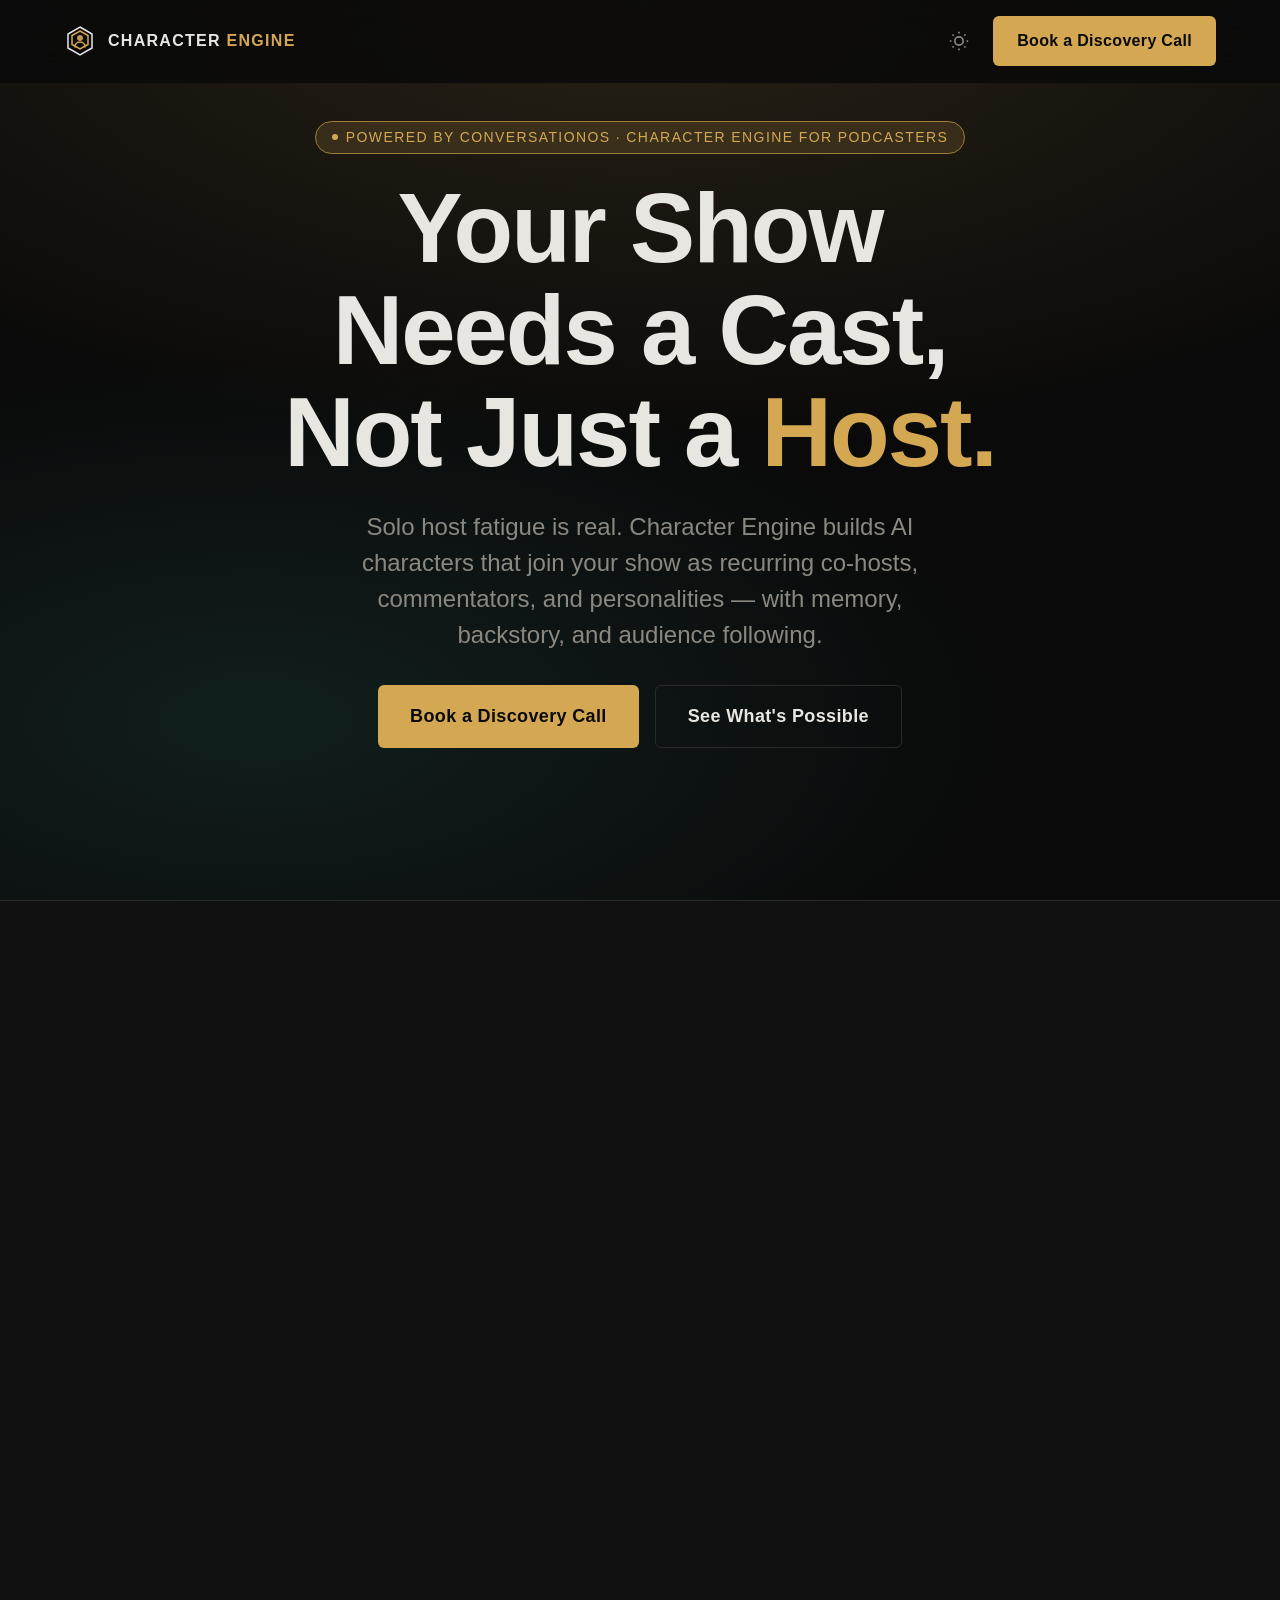
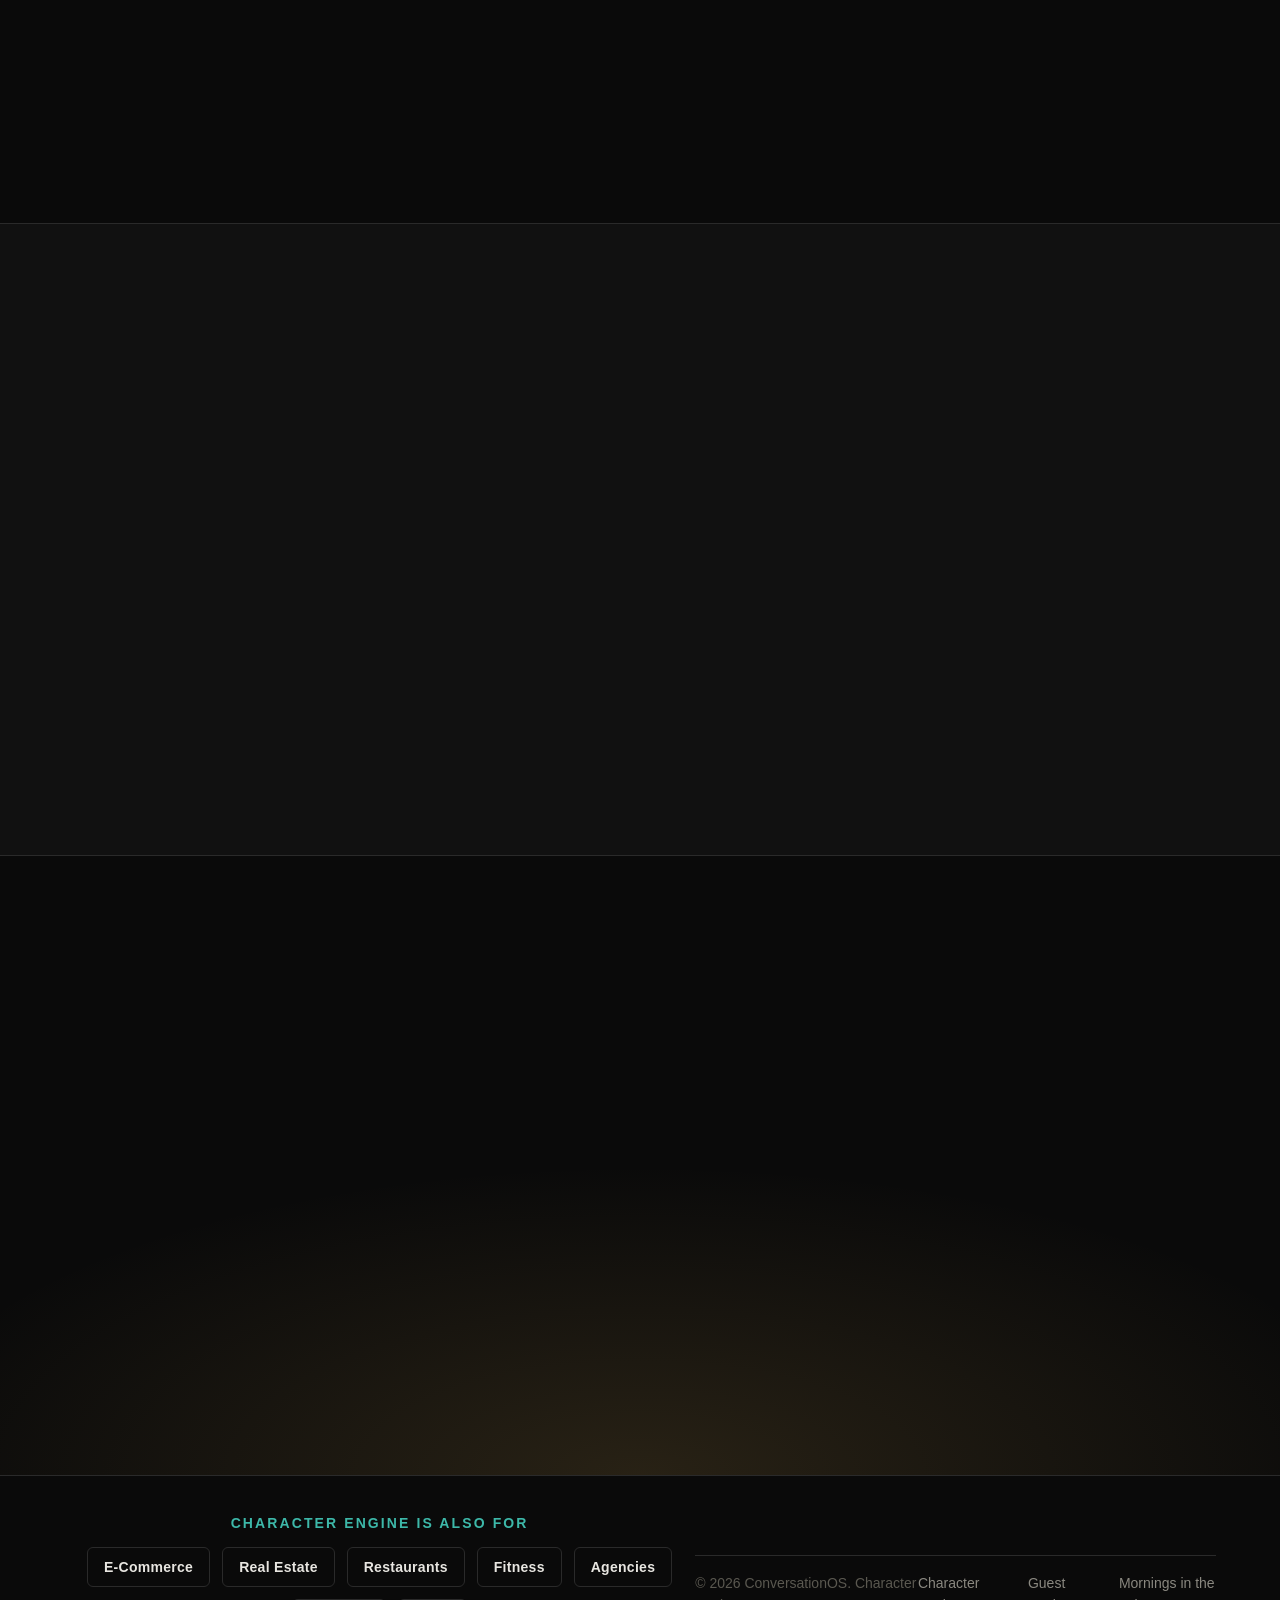
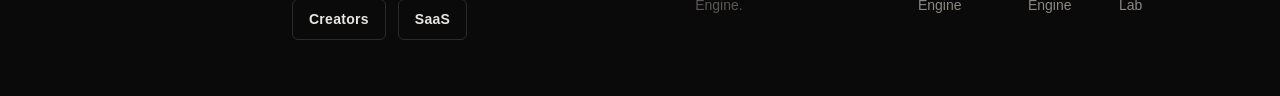
<file: podcasters/index.html>
<!DOCTYPE html>
<html lang="en" data-theme="dark">
<head>
  <meta charset="UTF-8">
  <meta name="viewport" content="width=device-width, initial-scale=1.0">
  <title>Character Engine for Podcasters — Your Show Needs a Cast, Not Just a Host.</title>
  <meta name="description" content="Solo host fatigue is real. Character Engine builds AI characters that join your show as recurring co-hosts, commentators, and personalities — with memory, backstory, and audience following.">
  <meta name="robots" content="index, follow, max-snippet:-1, max-image-preview:large">
  <link rel="canonical" href="https://characterengine.live/podcasters/">

  <!-- Open Graph -->
  <meta property="og:type" content="website">
  <meta property="og:site_name" content="Character Engine">
  <meta property="og:title" content="Character Engine for Podcasters — Your Show Needs a Cast, Not Just a Host.">
  <meta property="og:description" content="Solo host fatigue is real. Character Engine builds AI characters that join your show as recurring co-hosts, commentators, and personalities — with memory, backstory, and audience following.">
  <meta property="og:url" content="https://characterengine.live/podcasters/">
  <meta property="og:image" content="https://characterengine.live/og-image.png">
  <meta property="og:image:width" content="1376">
  <meta property="og:image:height" content="768">
  <meta property="og:image:alt" content="Character Engine for Podcasters">
  <meta name="twitter:image" content="https://characterengine.live/og-image.png">
  <meta name="twitter:image:alt" content="Character Engine for Podcasters">
  <meta name="twitter:site" content="@keithbilous">

  <!-- Twitter -->
  <meta name="twitter:card" content="summary_large_image">
  <meta name="twitter:title" content="Character Engine for Podcasters — Your Show Needs a Cast, Not Just a Host.">
  <meta name="twitter:description" content="Solo host fatigue is real. Character Engine builds AI characters that join your show as recurring co-hosts, commentators, and personalities — with memory, backstory, and audience following.">
  <link href="https://api.fontshare.com/v2/css?f[]=clash-display@400,500,600,700&f[]=satoshi@300,400,500,600,700&display=swap" rel="stylesheet">
  <link rel="stylesheet" href="../base.css">
  <link rel="stylesheet" href="../style.css">

  <script type="application/ld+json">
{
  "@context": "https://schema.org",
  "@type": "Organization",
  "@id": "https://characterengine.live/#organization",
  "name": "Character Engine",
  "alternateName": ["CharacterEngine"],
  "description": "AI-trained character engine that turns expertise into a discoverable entity for AI search and chatbots.",
  "url": "https://characterengine.live",
  "parentOrganization": {
    "@type": "Organization",
    "@id": "https://mitl.studio/#organization",
    "name": "MiTL Studio",
    "url": "https://mitl.studio"
  },
  "founder": {
    "@type": "Person",
    "@id": "https://keithbilous.com/#keith-bilous",
    "name": "Keith Bilous",
    "url": "https://keithbilous.com", "sameAs": ["https://www.linkedin.com/in/keithbilous", "https://x.com/keithbilous", "https://www.youtube.com/@morningsinthelab", "https://www.instagram.com/keithbilous", "https://www.threads.com/@keithbilous", "https://keithbilous.substack.com"]
  }
}
  </script>
  <script type="application/ld+json">
{
  "@context": "https://schema.org",
  "@type": "Service",
  "name": "Character Engine for Podcasters & Show Hosts",
  "description": "Solo host fatigue is real. Character Engine builds AI characters that join your show as recurring co-hosts, commentators, and personalities — with memory, backstory, and audience following.",
  "provider": {
    "@id": "https://characterengine.live/#organization"
  },
  "url": "https://characterengine.live/podcasters/",
  "serviceType": "AI Character IP Creation and Management",
  "areaServed": "Worldwide",
  "audience": {
    "@type": "Audience",
    "audienceType": "Podcasters & Show Hosts"
  }
}
  </script>
  <script type="application/ld+json">
{
  "@context": "https://schema.org",
  "@type": "WebPage",
  "name": "Character Engine for Podcasters — Your Show Needs a Cast, Not Just a Host.",
  "description": "Solo host fatigue is real. Character Engine builds AI characters that join your show as recurring co-hosts, commentators, and personalities — with memory, backstory, and audience following.",
  "url": "https://characterengine.live/podcasters/",
  "isPartOf": {
    "@type": "WebSite",
    "name": "Character Engine",
    "url": "https://characterengine.live"
  },
  "publisher": {
    "@id": "https://characterengine.live/#organization"
  },
  "about": {
    "@type": "Service",
    "name": "AI Character Creation for Podcasters & Show Hosts"
  }
}
  </script>
  <script type="application/ld+json">
{
  "@context": "https://schema.org",
  "@type": "FAQPage",
  "mainEntity": [
    {
      "@type": "Question",
      "name": "Can AI characters actually co-host a podcast?",
      "acceptedAnswer": {
        "@type": "Answer",
        "text": "Yes. Characters join your show with their own perspectives, opinions, and personality. They remember past episodes, have running bits, and build a relationship with your audience over time. We already run 22+ characters across daily live shows in the MiTL universe — this is proven, not theoretical."
      }
    },
    {
      "@type": "Question",
      "name": "How do characters add to a show format?",
      "acceptedAnswer": {
        "@type": "Answer",
        "text": "Characters bring variety — a skeptic who challenges your takes, an analyst who brings data, a comedian who lightens the mood. Your show becomes a universe with multiple voices instead of one perspective. Audiences come back to hear what their favorite character thinks about the latest topic."
      }
    },
    {
      "@type": "Question",
      "name": "Can I license an existing character for my show?",
      "acceptedAnswer": {
        "@type": "Answer",
        "text": "Yes. You can bring one of our existing MiTL universe characters onto your show. They come with personality, backstory, and audience recognition. We handle the integration into your format."
      }
    }
  ]
}
  </script>

  <style>
    details summary::-webkit-details-marker { display: none; }
    details[open] summary svg { transform: rotate(180deg); }
    details summary:hover { color: var(--color-gold); }
  </style>
</head>
<body>
<main>

  <!-- Header -->
  <header class="header" id="header">
    <div class="container">
      <a href="../" class="logo" aria-label="Character Engine home">
        <svg viewBox="0 0 32 32" fill="none" xmlns="http://www.w3.org/2000/svg" aria-hidden="true">
          <!-- Geometric engine mark: interlocking hexagon + inner character silhouette -->
          <path d="M16 2L28 9v14l-12 7L4 23V9l12-7z" stroke="currentColor" stroke-width="1.5" fill="none"/>
          <path d="M16 6l8 4.5v9L16 24l-8-4.5v-9L16 6z" stroke="var(--color-gold)" stroke-width="1.5" fill="none"/>
          <circle cx="16" cy="13" r="3" fill="var(--color-gold)" opacity="0.9"/>
          <path d="M11 22c0-3 2.2-5 5-5s5 2 5 5" stroke="var(--color-gold)" stroke-width="1.5" fill="none" stroke-linecap="round"/>
        </svg>
        <span class="logo-text">Character <span>Engine</span></span>
      </a>
      <div class="nav-actions">
        <button class="theme-toggle" data-theme-toggle aria-label="Switch to light mode">
          <svg width="20" height="20" viewBox="0 0 24 24" fill="none" stroke="currentColor" stroke-width="2">
            <circle cx="12" cy="12" r="5"/><path d="M12 1v2M12 21v2M4.22 4.22l1.42 1.42M18.36 18.36l1.42 1.42M1 12h2M21 12h2M4.22 19.78l1.42-1.42M18.36 5.64l1.42-1.42"/>
          </svg>
        </button>
        <a href="#book" class="btn btn--primary">Book a Discovery Call</a>
      </div>
    </div>
  </header>

  <!-- Hero -->
  <section class="hero" id="hero">
    <div class="hero-content">
      <div class="hero-badge">
        <span>Powered by ConversationOS · Character Engine for Podcasters</span>
      </div>
      <h1>Your Show Needs a Cast,<br>Not Just a <span class="accent">Host.</span></h1>
      <p class="hero-sub">Solo host fatigue is real. Character Engine builds AI characters that join your show as recurring co-hosts, commentators, and personalities — with memory, backstory, and audience following.</p>
      <div class="hero-ctas">
        <a href="#book" class="btn btn--primary btn--large">Book a Discovery Call</a>
        <a href="#examples" class="btn btn--ghost btn--large">See What's Possible</a>
      </div>
    </div>
  </section>

  <!-- Problem -->
  <section class="problem" id="problem">
    <div class="container">
      <div class="problem-grid">
        <div class="problem-text fade-in">
          <h2>Your Show Deserves More Than <span class="accent">One Voice.</span></h2>
          <p>Solo hosting burns you out. Co-host scheduling is a nightmare. Guest quality is inconsistent — some episodes land, others fall flat, and you're stuck carrying the whole thing every single week.</p>
          <p>Your show sounds the same every episode because it's the same voice, the same perspective, the same energy. You can't build a cast — hiring real people is expensive, unreliable, and limits your creative vision.</p>
          <p>What if your show had recurring characters — a skeptic, a hype-man, an analyst, a comedian — that joined segments, brought different perspectives, and built their own fan bases inside your show's universe?</p>
        </div>
        <div class="problem-stats fade-in">
          <div class="stat-card">
            <div class="number">3M+</div>
            <div class="label">Podcasts competing for attention. Most sound exactly the same.</div>
          </div>
          <div class="stat-card">
            <div class="number">Solo</div>
            <div class="label">Most hosts carry the entire show alone. It shows.</div>
          </div>
          <div class="stat-card">
            <div class="number">22+</div>
            <div class="label">Characters already live in the Character Engine — proven on daily shows</div>
          </div>
          <div class="stat-card">
            <div class="number">Universe</div>
            <div class="label">Characters with backstories, relationships, and fan followings</div>
          </div>
        </div>
      </div>
    </div>
  </section>

  <!-- Three Pillars -->
  <section class="pillars" id="pillars">
    <div class="container">
      <div class="section-header fade-in">
        <span class="section-label">The Three Pillars</span>
        <h2 class="section-title">What Characters Do for Your Show</h2>
      </div>
      <div class="pillars-grid">
        <div class="pillar-card fade-in">
          <div class="pillar-icon">
            <svg width="24" height="24" viewBox="0 0 24 24" fill="none" stroke="currentColor" stroke-width="2" stroke-linecap="round">
              <circle cx="12" cy="12" r="10"/>
              <path d="M12 6v6l4 2"/>
            </svg>
          </div>
          <h3>Build Memory</h3>
          <p>Your characters remember past episodes, running jokes, and audience interactions. They reference what happened last Tuesday. They have opinions that evolve. The show develops continuity that keeps listeners coming back.</p>
        </div>
        <div class="pillar-card fade-in">
          <div class="pillar-icon">
            <svg width="24" height="24" viewBox="0 0 24 24" fill="none" stroke="currentColor" stroke-width="2" stroke-linecap="round">
              <path d="M12 2L2 7l10 5 10-5-10-5z"/>
              <path d="M2 17l10 5 10-5"/>
              <path d="M2 12l10 5 10-5"/>
            </svg>
          </div>
          <h3>Build Brand Authority</h3>
          <p>Your show becomes a universe, not just a podcast. Characters become recognizable voices that audiences follow individually. "Did you hear what Sterling said about that?" That's the conversation you want happening.</p>
        </div>
        <div class="pillar-card fade-in">
          <div class="pillar-icon">
            <svg width="24" height="24" viewBox="0 0 24 24" fill="none" stroke="currentColor" stroke-width="2" stroke-linecap="round">
              <path d="M12 3c-4.97 0-9 4.03-9 9s4.03 9 9 9"/>
              <path d="M12 3c4.97 0 9 4.03 9 9s-4.03 9-9 9"/>
              <path d="M12 3v18"/>
              <line x1="3" y1="12" x2="21" y2="12"/>
            </svg>
          </div>
          <h3>Blur Reality</h3>
          <p>Listeners start treating your characters like real cast members. They pick favorites, debate takes, and share clips. The line between AI character and real co-host blurs — and your audience loves it.</p>
        </div>
      </div>
    </div>
  </section>

  <!-- What We Build -->
  <section class="services" id="services">
    <div class="container">
      <div class="services-layout">
        <div class="services-intro fade-in">
          <span class="section-label">What ConversationOS Builds for Podcasters</span>
          <h2 class="section-title">Full-Stack Show Characters</h2>
          <p>We don't hand you a chatbot and wish you luck. We build characters designed specifically for audio — personalities that work in your format, fit your audience, and make every episode feel like a full production.</p>
          <a href="#book" class="btn btn--primary" style="margin-top: var(--space-4);">Start Building</a>
        </div>
        <div class="services-grid fade-in">
          <div class="service-item">
            <h4>Character Architecture</h4>
            <p>Backstory, personality traits, voice patterns, and behavioral rules that make each character consistent and compelling across every episode — no matter what you throw at them.</p>
          </div>
          <div class="service-item">
            <h4>Visual Identity</h4>
            <p>Character design, avatar, and show art so your cast members have a face — for social clips, thumbnails, and everywhere your audience engages beyond the audio.</p>
          </div>
          <div class="service-item">
            <h4>Universe Building</h4>
            <p>Lore, relationships, and show canon that make your podcast a world. Every episode adds to the story. Every character has a role. The universe grows with you.</p>
          </div>
          <div class="service-item">
            <h4>Relationship Mapping</h4>
            <p>Characters don't exist alone. We build the dynamic between your host and your cast — the rivalries, the rapport, the running bits that audiences come back for.</p>
          </div>
          <div class="service-item">
            <h4>Live Deployment</h4>
            <p>Characters that render live during recording sessions and live streams. Real-time rendering via RunwayML — drop them into your format without disrupting your workflow.</p>
          </div>
          <div class="service-item">
            <h4>API Integration</h4>
            <p>Full REST API for querying your characters mid-episode, generating segment content, and deploying across your entire show infrastructure.</p>
          </div>
          <div class="service-item">
            <h4>Content Generation</h4>
            <p>Characters that write their own segment scripts, social clips, and episode commentary — all in their authentic voice. More content, less production overhead.</p>
          </div>
          <div class="service-item">
            <h4>IP Management</h4>
            <p>Your characters are show assets. We protect them — licensing frameworks, usage tracking, and formal agreements if you want to spin characters out into their own shows.</p>
          </div>
        </div>
      </div>
    </div>
  </section>

  <!-- Use Cases -->
  <section class="roster" id="examples">
    <div class="container">
      <div class="section-header fade-in">
        <span class="section-label">Proof It Works</span>
        <h2 class="section-title">What This Looks Like on Your Show</h2>
        <p style="color: var(--color-text-muted); max-width: 560px; margin: var(--space-4) auto 0;">Three ways podcasters are using Character Engine to build shows that sound like nothing else in their category.</p>
      </div>
      <div class="roster-grid">

        <div class="character-card fade-in">
          <div class="character-portrait">
            <div class="portrait-placeholder">
              <svg width="64" height="64" viewBox="0 0 24 24" fill="currentColor"><path d="M12 1a3 3 0 0 0-3 3v8a3 3 0 0 0 6 0V4a3 3 0 0 0-3-3z"/><path d="M19 10v2a7 7 0 0 1-14 0v-2"/><line x1="12" y1="19" x2="12" y2="23"/><line x1="8" y1="23" x2="16" y2="23"/></svg>
            </div>
          </div>
          <div class="character-info">
            <div class="character-role">Use Case 01</div>
            <div class="character-name">The Recurring Co-Host</div>
            <div class="character-traits">
              <span class="trait">Weekly Presence</span>
              <span class="trait">Running Bits</span>
              <span class="trait">Episode Memory</span>
            </div>
            <p style="font-size: var(--text-sm); color: var(--color-text-muted); margin-top: var(--space-3); line-height: 1.6;">A character that joins your show regularly with their own perspective, personality, and opinions. They remember past episodes, have running bits, and build a relationship with your audience that deepens over time. Listeners start showing up for them — not just you.</p>
          </div>
        </div>

        <div class="character-card fade-in">
          <div class="character-portrait">
            <div class="portrait-placeholder">
              <svg width="64" height="64" viewBox="0 0 24 24" fill="currentColor"><rect x="2" y="3" width="20" height="14" rx="2"/><line x1="8" y1="21" x2="16" y2="21"/><line x1="12" y1="17" x2="12" y2="21"/></svg>
            </div>
          </div>
          <div class="character-info">
            <div class="character-role">Use Case 02</div>
            <div class="character-name">The Segment Specialist</div>
            <div class="character-traits">
              <span class="trait">Owns a Segment</span>
              <span class="trait">Consistent Energy</span>
              <span class="trait">Format-Ready</span>
            </div>
            <p style="font-size: var(--text-sm); color: var(--color-text-muted); margin-top: var(--space-3); line-height: 1.6;">A character built for a specific segment — news commentary, hot takes, listener Q&amp;A, or deep dives. They own that segment, bring consistent energy, and free you to focus on what you do best. Your show gets structure. Your audience gets a ritual.</p>
          </div>
        </div>

        <div class="character-card fade-in">
          <div class="character-portrait">
            <div class="portrait-placeholder">
              <svg width="64" height="64" viewBox="0 0 24 24" fill="currentColor"><circle cx="9" cy="7" r="4"/><circle cx="17" cy="11" r="3"/><path d="M1 21v-2a7 7 0 0 1 7-7h4"/><path d="M17 21v-2a4 4 0 0 0-2.5-3.7"/></svg>
            </div>
          </div>
          <div class="character-info">
            <div class="character-role">Use Case 03</div>
            <div class="character-name">The Show Universe</div>
            <div class="character-traits">
              <span class="trait">Full Cast</span>
              <span class="trait">Character Dynamics</span>
              <span class="trait">Fan Followings</span>
            </div>
            <p style="font-size: var(--text-sm); color: var(--color-text-muted); margin-top: var(--space-3); line-height: 1.6;">Multiple characters that form a cast around your show. Each one has a role, a personality, and relationships with the others. Your podcast becomes a world, not just a feed. Audiences don't just listen — they follow characters, debate takes, and live inside your universe.</p>
          </div>
        </div>

      </div>
      <div class="roster-cta fade-in">
        <p style="color: var(--color-text-muted); margin-bottom: var(--space-4);">22+ characters are already live in the Character Engine — proven on daily shows with real audiences. Your cast is waiting to be built.</p>
        <a href="#paths" class="btn btn--ghost">See Your Options</a>
      </div>
    </div>
  </section>

  <!-- Two Paths -->
  <section class="paths" id="paths">
    <div class="container">
      <div class="section-header fade-in">
        <span class="section-label">Two Ways In</span>
        <h2 class="section-title">Build Your Own or License Ours</h2>
      </div>
      <div class="paths-grid">

        <div class="path-card path-card--custom fade-in">
          <div class="path-number">01</div>
          <h3>Build Your Own</h3>
          <p>We create custom characters for your show — personalities designed around your format, your audience, and your creative vision. Your cast, built by us.</p>
          <ul class="path-features" role="list">
            <li><span class="check">&#10003;</span> Custom character design tailored to your show's tone</li>
            <li><span class="check">&#10003;</span> Full backstory, voice, and personality architecture</li>
            <li><span class="check">&#10003;</span> Visual identity for social and show art</li>
            <li><span class="check">&#10003;</span> Live deployment into your recording workflow</li>
            <li><span class="check">&#10003;</span> Ongoing evolution as your show grows</li>
          </ul>
          <a href="#book" class="btn btn--primary">Book a Discovery Call</a>
          <p class="pricing-note" style="text-align:center; margin-top: var(--space-2);">Starting at $997</p>
        </div>

        <div class="path-card path-card--license fade-in">
          <div class="path-number">02</div>
          <h3>License Ours</h3>
          <p>Bring one of our existing characters onto your show. They come with personality, backstory, and audience recognition from the MiTL universe. Plug them into your format.</p>
          <ul class="path-features" role="list">
            <li><span class="check">&#10003;</span> Pre-built personality and established voice</li>
            <li><span class="check">&#10003;</span> Existing audience recognition and memory</li>
            <li><span class="check">&#10003;</span> Flexible licensing terms for your show</li>
            <li><span class="check">&#10003;</span> Revenue split agreements</li>
            <li><span class="check">&#10003;</span> Cross-platform deployment support</li>
          </ul>
          <a href="#book" class="btn btn--ghost" style="border-color: var(--color-teal-dim); color: var(--color-teal);">Inquire About Licensing</a>
          <p class="pricing-note" style="text-align:center; margin-top: var(--space-2);">Custom licensing from $2,500/campaign</p>
        </div>

      </div>
    </div>
  </section>

  <!-- Process -->
  <section class="process" id="process">
    <div class="container">
      <div class="section-header fade-in">
        <span class="section-label">How It Works</span>
        <h2 class="section-title">From Concept to Living Character</h2>
      </div>
      <div class="process-steps fade-in">
        <div class="step">
          <div class="step-number">01</div>
          <h4>Discovery</h4>
          <p>We learn your show's format, your audience, and where characters can create the most impact — co-host, segment specialist, or full cast.</p>
        </div>
        <div class="step">
          <div class="step-number">02</div>
          <h4>Architecture</h4>
          <p>We design the character's DNA — personality, backstory, voice, and the dynamic they'll bring to your show every episode.</p>
        </div>
        <div class="step">
          <div class="step-number">03</div>
          <h4>Build &amp; Deploy</h4>
          <p>Characters come to life in your workflow — recording sessions, social content, show segments, and audience interactions.</p>
        </div>
        <div class="step">
          <div class="step-number">04</div>
          <h4>Manage &amp; Grow</h4>
          <p>We evolve your characters over time — building memory, deepening audience relationships, and expanding your show's universe.</p>
        </div>
      </div>
    </div>
  </section>


  <!-- FAQ Section -->
  <section class="services" id="faq">
    <div class="container container--narrow">
      <div class="section-header fade-in" style="text-align: center; margin-bottom: var(--space-8);">
        <span class="section-label">FAQ</span>
        <h2 class="section-title">Frequently Asked Questions</h2>
      </div>
      <div class="fade-in" style="display: flex; flex-direction: column; gap: var(--space-4);">
        <details style="background: var(--color-surface); border: 1px solid var(--color-border); border-radius: var(--radius-lg); overflow: hidden;">
          <summary style="padding: var(--space-5) var(--space-6); cursor: pointer; font-weight: 600; font-size: var(--text-base); list-style: none; display: flex; align-items: center; justify-content: space-between;">
            Can AI characters actually co-host a podcast?
            <svg width="20" height="20" viewBox="0 0 24 24" fill="none" stroke="var(--color-text-muted)" stroke-width="2" style="flex-shrink: 0; margin-left: var(--space-4); transition: transform 0.2s ease;"><path d="M6 9l6 6 6-6"/></svg>
          </summary>
          <div style="padding: 0 var(--space-6) var(--space-6); color: var(--color-text-muted); line-height: 1.7;">
            <p>Yes. Characters join your show with their own perspectives, opinions, and personality. They remember past episodes, have running bits, and build a relationship with your audience over time. We already run 22+ characters across daily live shows in the MiTL universe — this is proven, not theoretical.</p>
          </div>
        </details>
        <details style="background: var(--color-surface); border: 1px solid var(--color-border); border-radius: var(--radius-lg); overflow: hidden;">
          <summary style="padding: var(--space-5) var(--space-6); cursor: pointer; font-weight: 600; font-size: var(--text-base); list-style: none; display: flex; align-items: center; justify-content: space-between;">
            How do characters add to a show format?
            <svg width="20" height="20" viewBox="0 0 24 24" fill="none" stroke="var(--color-text-muted)" stroke-width="2" style="flex-shrink: 0; margin-left: var(--space-4); transition: transform 0.2s ease;"><path d="M6 9l6 6 6-6"/></svg>
          </summary>
          <div style="padding: 0 var(--space-6) var(--space-6); color: var(--color-text-muted); line-height: 1.7;">
            <p>Characters bring variety — a skeptic who challenges your takes, an analyst who brings data, a comedian who lightens the mood. Your show becomes a universe with multiple voices instead of one perspective. Audiences come back to hear what their favorite character thinks about the latest topic.</p>
          </div>
        </details>
        <details style="background: var(--color-surface); border: 1px solid var(--color-border); border-radius: var(--radius-lg); overflow: hidden;">
          <summary style="padding: var(--space-5) var(--space-6); cursor: pointer; font-weight: 600; font-size: var(--text-base); list-style: none; display: flex; align-items: center; justify-content: space-between;">
            Can I license an existing character for my show?
            <svg width="20" height="20" viewBox="0 0 24 24" fill="none" stroke="var(--color-text-muted)" stroke-width="2" style="flex-shrink: 0; margin-left: var(--space-4); transition: transform 0.2s ease;"><path d="M6 9l6 6 6-6"/></svg>
          </summary>
          <div style="padding: 0 var(--space-6) var(--space-6); color: var(--color-text-muted); line-height: 1.7;">
            <p>Yes. You can bring one of our existing MiTL universe characters onto your show. They come with personality, backstory, and audience recognition. We handle the integration into your format.</p>
          </div>
        </details>
      </div>
    </div>
  </section>

  <!-- Final CTA -->
  <section class="final-cta" id="book">
    <div class="container">
      <h2 class="fade-in">Ready to Build a<br><span class="accent">Cast?</span></h2>
      <p class="fade-in">Book a 30-minute discovery call. We'll explore what living characters can do for your show.</p>
      <div class="fade-in">
        <a href="#" onclick="event.preventDefault(); document.querySelector('sophia-embed')?.shadowRoot?.querySelector('.sophia-bubble')?.click();" class="btn btn--primary btn--large">Chat with Sophia</a>
      </div>
      <p class="fade-in" style="font-size: var(--text-sm); color: var(--color-text-muted); margin-top: var(--space-2);">Powered by ConversationOS</p>
    </div>
  </section>

  <!-- Footer -->
</main>

  <footer class="footer">
    <div class="container">
      <div style="text-align: center; margin-bottom: var(--space-6);">
        <div class="section-label" style="margin-bottom: var(--space-3);">Character Engine Is Also For</div>
        <div style="display: flex; flex-wrap: wrap; gap: var(--space-3); justify-content: center;">
          <a href="../ecommerce/" class="btn btn--ghost" style="font-size: var(--text-xs); padding: var(--space-2) var(--space-4);">E-Commerce</a>
          <a href="../realestate/" class="btn btn--ghost" style="font-size: var(--text-xs); padding: var(--space-2) var(--space-4);">Real Estate</a>
          <a href="../restaurants/" class="btn btn--ghost" style="font-size: var(--text-xs); padding: var(--space-2) var(--space-4);">Restaurants</a>
          <a href="../fitness/" class="btn btn--ghost" style="font-size: var(--text-xs); padding: var(--space-2) var(--space-4);">Fitness</a>
          <a href="../agencies/" class="btn btn--ghost" style="font-size: var(--text-xs); padding: var(--space-2) var(--space-4);">Agencies</a>
          <a href="../creators/" class="btn btn--ghost" style="font-size: var(--text-xs); padding: var(--space-2) var(--space-4);">Creators</a>
          <a href="../saas/" class="btn btn--ghost" style="font-size: var(--text-xs); padding: var(--space-2) var(--space-4);">SaaS</a>
        </div>
      </div>
      <div style="display: flex; align-items: center; justify-content: space-between; padding-top: var(--space-4); border-top: 1px solid var(--color-border);">
        <div class="footer-text">&copy; 2026 ConversationOS. Character Engine.</div>
        <div class="footer-links">
          <a href="../">Character Engine</a>
          <a href="https://guestengine.live" target="_blank" rel="noopener noreferrer">Guest Engine</a>
          <a href="https://mornings.live" target="_blank" rel="noopener noreferrer">Mornings in the Lab</a>
        </div>
      </div>
    </div>
  </footer>

  <script>
    // Theme toggle
    (function(){
      const t = document.querySelector('[data-theme-toggle]');
      const r = document.documentElement;
      let d = 'dark'; // Default dark
      r.setAttribute('data-theme', d);
      if (t) {
        t.addEventListener('click', () => {
          d = d === 'dark' ? 'light' : 'dark';
          r.setAttribute('data-theme', d);
          t.setAttribute('aria-label', 'Switch to ' + (d === 'dark' ? 'light' : 'dark') + ' mode');
          t.innerHTML = d === 'dark'
            ? '<svg width="20" height="20" viewBox="0 0 24 24" fill="none" stroke="currentColor" stroke-width="2"><circle cx="12" cy="12" r="5"/><path d="M12 1v2M12 21v2M4.22 4.22l1.42 1.42M18.36 18.36l1.42 1.42M1 12h2M21 12h2M4.22 19.78l1.42-1.42M18.36 5.64l1.42-1.42"/></svg>'
            : '<svg width="20" height="20" viewBox="0 0 24 24" fill="none" stroke="currentColor" stroke-width="2"><path d="M21 12.79A9 9 0 1 1 11.21 3 7 7 0 0 0 21 12.79z"/></svg>';
        });
      }
    })();

    // Header scroll behavior
    (function(){
      const header = document.getElementById('header');
      let lastScroll = 0;
      window.addEventListener('scroll', () => {
        const scroll = window.scrollY;
        if (scroll > 50) {
          header.classList.add('header--scrolled');
        } else {
          header.classList.remove('header--scrolled');
        }
        lastScroll = scroll;
      }, { passive: true });
    })();

    // Scroll reveal fallback for browsers without scroll-driven animations
    (function(){
      if (CSS.supports && CSS.supports('animation-timeline: scroll()')) return;
      const observer = new IntersectionObserver((entries) => {
        entries.forEach(entry => {
          if (entry.isIntersecting) {
            entry.target.classList.add('visible');
            observer.unobserve(entry.target);
          }
        });
      }, { threshold: 0.1 });
      document.querySelectorAll('.fade-in').forEach(el => observer.observe(el));
    })();
  </script>

  <script
    src="https://app.conversationos.live/sophia-embed.js"
    data-product="character-engine"
    data-theme="dark"
    data-accent-color="#7c3aed"
  ></script>

</body>
</html>
</file>
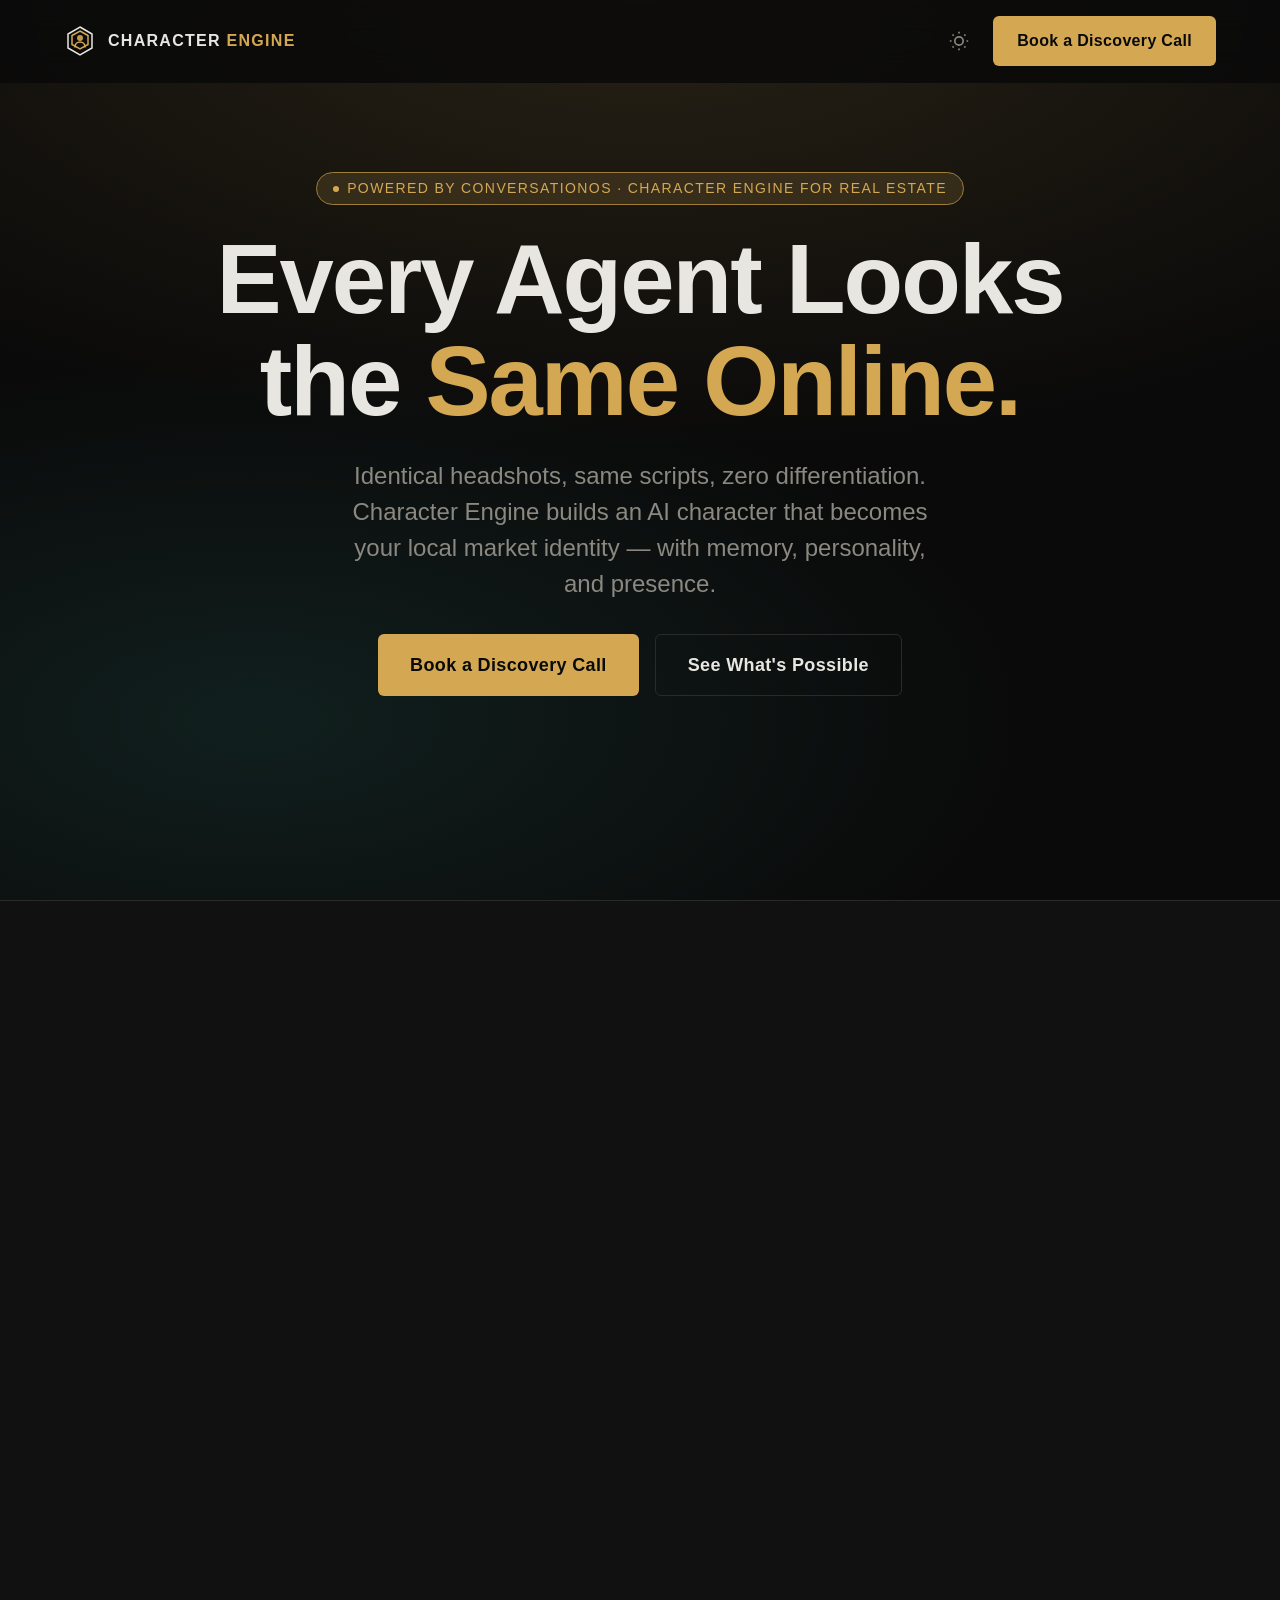
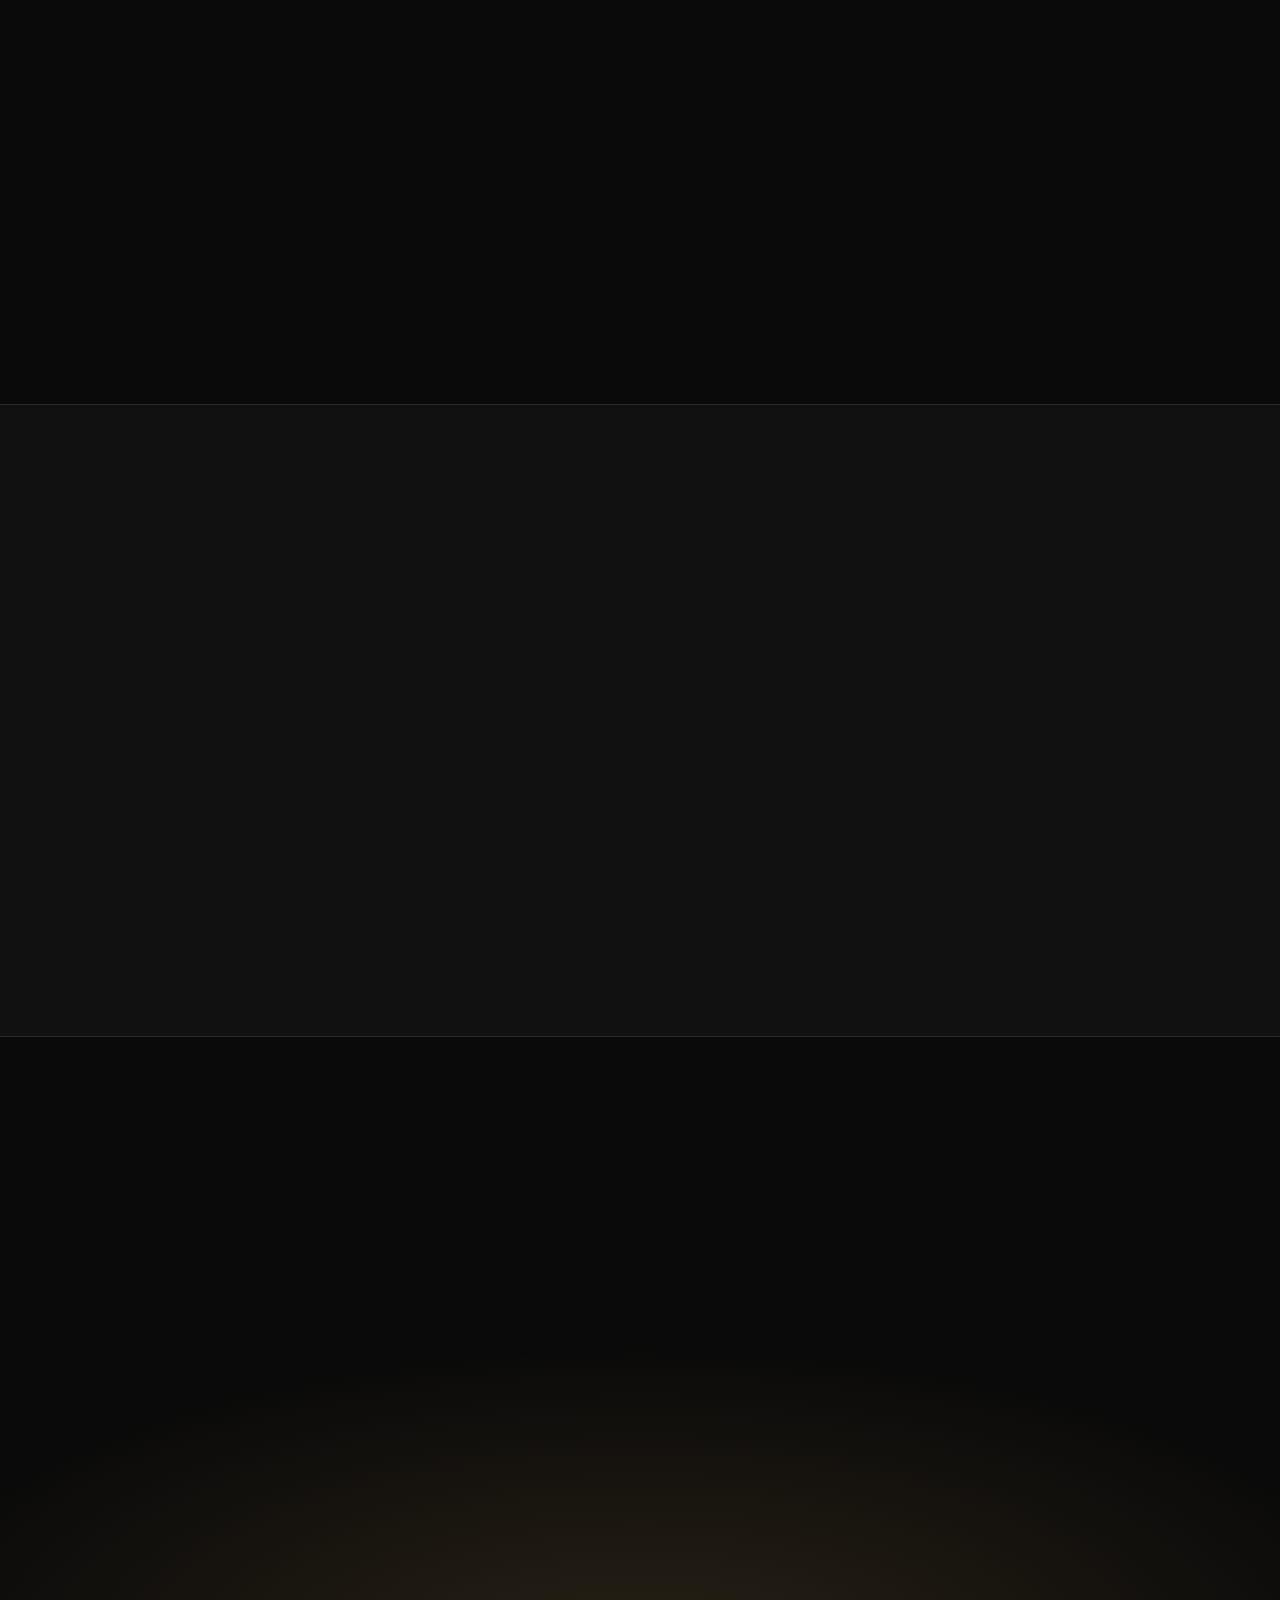
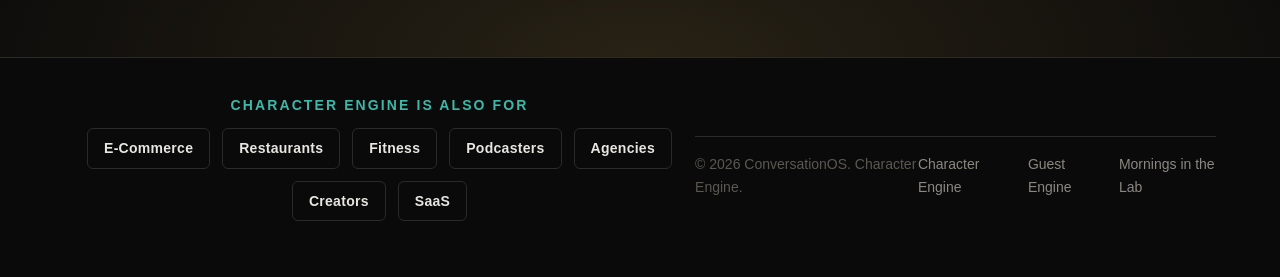
<file: realestate/index.html>
<!DOCTYPE html>
<html lang="en" data-theme="dark">
<head>
  <meta charset="UTF-8">
  <meta name="viewport" content="width=device-width, initial-scale=1.0">
  <title>Character Engine for Real Estate — Every Agent Looks the Same Online.</title>
  <meta name="description" content="Identical headshots, same scripts, zero differentiation. Character Engine builds an AI character that becomes your local market identity — producing daily neighborhood content with memory, personality, and presence.">
  <meta name="robots" content="index, follow, max-snippet:-1, max-image-preview:large">
  <link rel="canonical" href="https://characterengine.live/realestate/">

  <!-- Open Graph -->
  <meta property="og:type" content="website">
  <meta property="og:site_name" content="Character Engine">
  <meta property="og:title" content="Character Engine for Real Estate — Every Agent Looks the Same Online.">
  <meta property="og:description" content="Identical headshots, same scripts, zero differentiation. Character Engine builds an AI character that becomes your local market identity — producing daily neighborhood content with memory, personality, and presence.">
  <meta property="og:url" content="https://characterengine.live/realestate/">
  <meta property="og:image" content="https://characterengine.live/og-image.png">
  <meta property="og:image:width" content="1376">
  <meta property="og:image:height" content="768">
  <meta property="og:image:alt" content="Character Engine for Real Estate">
  <meta name="twitter:image" content="https://characterengine.live/og-image.png">
  <meta name="twitter:image:alt" content="Character Engine for Real Estate">
  <meta name="twitter:site" content="@keithbilous">

  <!-- Twitter -->
  <meta name="twitter:card" content="summary_large_image">
  <meta name="twitter:title" content="Character Engine for Real Estate — Every Agent Looks the Same Online.">
  <meta name="twitter:description" content="Identical headshots, same scripts, zero differentiation. Character Engine builds an AI character that becomes your local market identity — producing daily neighborhood content with memory, personality, and presence.">
  <link href="https://api.fontshare.com/v2/css?f[]=clash-display@400,500,600,700&f[]=satoshi@300,400,500,600,700&display=swap" rel="stylesheet">
  <link rel="stylesheet" href="../base.css">
  <link rel="stylesheet" href="../style.css">

  <script type="application/ld+json">
{
  "@context": "https://schema.org",
  "@type": "Organization",
  "@id": "https://characterengine.live/#organization",
  "name": "Character Engine",
  "alternateName": ["CharacterEngine"],
  "description": "AI-trained character engine that turns expertise into a discoverable entity for AI search and chatbots.",
  "url": "https://characterengine.live",
  "parentOrganization": {
    "@type": "Organization",
    "@id": "https://mitl.studio/#organization",
    "name": "MiTL Studio",
    "url": "https://mitl.studio"
  },
  "founder": {
    "@type": "Person",
    "@id": "https://keithbilous.com/#keith-bilous",
    "name": "Keith Bilous",
    "url": "https://keithbilous.com", "sameAs": ["https://www.linkedin.com/in/keithbilous", "https://x.com/keithbilous", "https://www.youtube.com/@morningsinthelab", "https://www.instagram.com/keithbilous", "https://www.threads.com/@keithbilous", "https://keithbilous.substack.com"]
  }
}
  </script>
  <script type="application/ld+json">
{
  "@context": "https://schema.org",
  "@type": "Service",
  "name": "Character Engine for Real Estate",
  "description": "Identical headshots, same scripts, zero differentiation. Character Engine builds an AI character that becomes your local market identity — producing daily neighborhood content with memory, personality, and presence.",
  "provider": {
    "@id": "https://characterengine.live/#organization"
  },
  "url": "https://characterengine.live/realestate/",
  "serviceType": "AI Character IP Creation and Management",
  "areaServed": "Worldwide",
  "audience": {
    "@type": "Audience",
    "audienceType": "Real Estate"
  }
}
  </script>
  <script type="application/ld+json">
{
  "@context": "https://schema.org",
  "@type": "WebPage",
  "name": "Character Engine for Real Estate — Every Agent Looks the Same Online.",
  "description": "Identical headshots, same scripts, zero differentiation. Character Engine builds an AI character that becomes your local market identity — producing daily neighborhood content with memory, personality, and presence.",
  "url": "https://characterengine.live/realestate/",
  "isPartOf": {
    "@type": "WebSite",
    "name": "Character Engine",
    "url": "https://characterengine.live"
  },
  "publisher": {
    "@id": "https://characterengine.live/#organization"
  },
  "about": {
    "@type": "Service",
    "name": "AI Character Creation for Real Estate"
  }
}
  </script>
  <script type="application/ld+json">
{
  "@context": "https://schema.org",
  "@type": "FAQPage",
  "mainEntity": [
    {
      "@type": "Question",
      "name": "How can AI characters help real estate agents?",
      "acceptedAnswer": {
        "@type": "Answer",
        "text": "A character becomes your local market identity — producing daily content about your farm area, breaking down market data in an engaging voice, promoting listings, hosting virtual open houses, and building the kind of neighborhood recognition that generates referrals. It works your farm area 365 days a year."
      }
    },
    {
      "@type": "Question",
      "name": "Can the character produce neighborhood-specific content?",
      "acceptedAnswer": {
        "@type": "Answer",
        "text": "Yes. Your character is built to know your farm area deeply — school ratings, new businesses, market trends, local events, community news. Every piece of content builds on the last, creating a local presence no competing agent can replicate."
      }
    },
    {
      "@type": "Question",
      "name": "Do I own the character?",
      "acceptedAnswer": {
        "@type": "Answer",
        "text": "If you choose the Build Your Own path, the character is your IP. We build and manage it, but you own the brand identity. For licensing, you get usage rights to an existing character with flexible terms designed for real estate business models."
      }
    }
  ]
}
  </script>

  <style>
    details summary::-webkit-details-marker { display: none; }
    details[open] summary svg { transform: rotate(180deg); }
    details summary:hover { color: var(--color-gold); }
  </style>
</head>
<body>
<main>

  <!-- Header -->
  <header class="header" id="header">
    <div class="container">
      <a href="../" class="logo" aria-label="Character Engine home">
        <svg viewBox="0 0 32 32" fill="none" xmlns="http://www.w3.org/2000/svg" aria-hidden="true">
          <!-- Geometric engine mark: interlocking hexagon + inner character silhouette -->
          <path d="M16 2L28 9v14l-12 7L4 23V9l12-7z" stroke="currentColor" stroke-width="1.5" fill="none"/>
          <path d="M16 6l8 4.5v9L16 24l-8-4.5v-9L16 6z" stroke="var(--color-gold)" stroke-width="1.5" fill="none"/>
          <circle cx="16" cy="13" r="3" fill="var(--color-gold)" opacity="0.9"/>
          <path d="M11 22c0-3 2.2-5 5-5s5 2 5 5" stroke="var(--color-gold)" stroke-width="1.5" fill="none" stroke-linecap="round"/>
        </svg>
        <span class="logo-text">Character <span>Engine</span></span>
      </a>
      <div class="nav-actions">
        <button class="theme-toggle" data-theme-toggle aria-label="Switch to light mode">
          <svg width="20" height="20" viewBox="0 0 24 24" fill="none" stroke="currentColor" stroke-width="2">
            <circle cx="12" cy="12" r="5"/><path d="M12 1v2M12 21v2M4.22 4.22l1.42 1.42M18.36 18.36l1.42 1.42M1 12h2M21 12h2M4.22 19.78l1.42-1.42M18.36 5.64l1.42-1.42"/>
          </svg>
        </button>
        <a href="#book" class="btn btn--primary">Book a Discovery Call</a>
      </div>
    </div>
  </header>

  <!-- Hero -->
  <section class="hero" id="hero">
    <div class="hero-content">
      <div class="hero-badge">
        <span>Powered by ConversationOS · Character Engine for Real Estate</span>
      </div>
      <h1>Every Agent Looks<br>the <span class="accent">Same Online.</span></h1>
      <p class="hero-sub">Identical headshots, same scripts, zero differentiation. Character Engine builds an AI character that becomes your local market identity — with memory, personality, and presence.</p>
      <div class="hero-ctas">
        <a href="#book" class="btn btn--primary btn--large">Book a Discovery Call</a>
        <a href="#examples" class="btn btn--ghost btn--large">See What's Possible</a>
      </div>
    </div>
  </section>

  <!-- Problem -->
  <section class="problem" id="problem">
    <div class="container">
      <div class="problem-grid">
        <div class="problem-text fade-in">
          <h2>Your Brand Needs a <span class="accent">Voice That Stays.</span></h2>
          <p>Every agent has the same headshot, the same "just listed / just sold" posts, the same Zillow profile. You're competing for attention in a market where nobody remembers which agent said what.</p>
          <p>Your personal brand disappears the moment you stop posting. One week off the feed and you're invisible — replaced by the next agent running the same template.</p>
          <p>What if you had a character — a local market personality that produced daily neighborhood content, remembered every client conversation, and built recognition in your farm area while you were at showings?</p>
        </div>
        <div class="problem-stats fade-in">
          <div class="stat-card">
            <div class="number">10K+</div>
            <div class="label">Real estate agents in your market. They all look the same.</div>
          </div>
          <div class="stat-card">
            <div class="number">72hrs</div>
            <div class="label">The average attention span of a real estate social post</div>
          </div>
          <div class="stat-card">
            <div class="number">365</div>
            <div class="label">Days a year your character works your farm area</div>
          </div>
          <div class="stat-card">
            <div class="number">Full IP</div>
            <div class="label">A brand identity you own — not your brokerage's logo</div>
          </div>
        </div>
      </div>
    </div>
  </section>

  <!-- Three Pillars -->
  <section class="pillars" id="pillars">
    <div class="container">
      <div class="section-header fade-in">
        <span class="section-label">The Three Pillars</span>
        <h2 class="section-title">What Characters Do for Your Real Estate Brand</h2>
      </div>
      <div class="pillars-grid">
        <div class="pillar-card fade-in">
          <div class="pillar-icon">
            <svg width="24" height="24" viewBox="0 0 24 24" fill="none" stroke="currentColor" stroke-width="2" stroke-linecap="round">
              <circle cx="12" cy="12" r="10"/>
              <path d="M12 6v6l4 2"/>
            </svg>
          </div>
          <h3>Build Memory</h3>
          <p>Your character remembers the neighborhood. The school ratings, the new restaurant that opened, the family that moved in last spring. Every interaction adds texture to a local presence no competing agent can replicate.</p>
        </div>
        <div class="pillar-card fade-in">
          <div class="pillar-icon">
            <svg width="24" height="24" viewBox="0 0 24 24" fill="none" stroke="currentColor" stroke-width="2" stroke-linecap="round">
              <path d="M12 2L2 7l10 5 10-5-10-5z"/>
              <path d="M2 17l10 5 10-5"/>
              <path d="M2 12l10 5 10-5"/>
            </svg>
          </div>
          <h3>Build Brand Authority</h3>
          <p>Your character becomes the voice of your farm area. Market updates feel like a conversation with a neighbor, not a sales pitch. Consistency across every platform — and recognition that compounds listing by listing.</p>
        </div>
        <div class="pillar-card fade-in">
          <div class="pillar-icon">
            <svg width="24" height="24" viewBox="0 0 24 24" fill="none" stroke="currentColor" stroke-width="2" stroke-linecap="round">
              <path d="M12 3c-4.97 0-9 4.03-9 9s4.03 9 9 9"/>
              <path d="M12 3c4.97 0 9 4.03 9 9s-4.03 9-9 9"/>
              <path d="M12 3v18"/>
              <line x1="3" y1="12" x2="21" y2="12"/>
            </svg>
          </div>
          <h3>Blur Reality</h3>
          <p>Clients engage with your character like a local insider. They ask about neighborhoods, share posts with friends, and tag your character in conversations about their area. The line blurs — and referrals follow.</p>
        </div>
      </div>
    </div>
  </section>

  <!-- What We Build -->
  <section class="services" id="services">
    <div class="container">
      <div class="services-layout">
        <div class="services-intro fade-in">
          <span class="section-label">What ConversationOS Builds for Real Estate</span>
          <h2 class="section-title">Your Local Market Identity</h2>
          <p>We don't hand you a chatbot and wish you luck. We build a full character ecosystem — a local personality with a distinct voice, neighborhood expertise, and the ability to show up everywhere your clients spend time.</p>
          <a href="#book" class="btn btn--primary" style="margin-top: var(--space-4);">Start Building</a>
        </div>
        <div class="services-grid fade-in">
          <div class="service-item">
            <h4>Character Architecture</h4>
            <p>A personality tailored to your farm area — voice, tone, local knowledge base, and behavioral rules that make your character feel like a true neighborhood insider.</p>
          </div>
          <div class="service-item">
            <h4>Visual Identity</h4>
            <p>Character design and styling that stands apart from the sea of headshots. A distinct visual presence across social, email, video, and your website.</p>
          </div>
          <div class="service-item">
            <h4>Neighborhood Universe</h4>
            <p>Your farm area becomes a living story world — streets, schools, businesses, events, and community lore that your character knows deeply and references authentically.</p>
          </div>
          <div class="service-item">
            <h4>Client Relationship Mapping</h4>
            <p>Your character remembers past clients, referral relationships, and community connections. Every conversation builds on the last.</p>
          </div>
          <div class="service-item">
            <h4>Live Deployment</h4>
            <p>Virtual property guides that render live for tours and presentations. Real-time character rendering via RunwayML across open houses, virtual tours, and market update videos.</p>
          </div>
          <div class="service-item">
            <h4>Platform Integration</h4>
            <p>Deploy across Instagram, Facebook, YouTube, email, and your brokerage website. One character, consistent presence everywhere your buyers and sellers are.</p>
          </div>
          <div class="service-item">
            <h4>Content Generation</h4>
            <p>Daily neighborhood posts, weekly market reports, listing promotions, and open house recaps — all produced in your character's authentic voice, on brand, every time.</p>
          </div>
          <div class="service-item">
            <h4>IP Management</h4>
            <p>Your character is your asset — not your brokerage's. We manage the IP so it stays with you, whether you switch brokerages, expand to a team, or build a brand beyond sales.</p>
          </div>
        </div>
      </div>
    </div>
  </section>

  <!-- Use Cases (replaces Character Roster) -->
  <section class="roster" id="examples">
    <div class="container">
      <div class="section-header fade-in">
        <span class="section-label">What It Looks Like</span>
        <h2 class="section-title">Three Characters Built for Real Estate</h2>
        <p style="color: var(--color-text-muted); max-width: 560px; margin: var(--space-4) auto 0;">Every farm area has a story. These are the characters that tell it — day after day, listing after listing.</p>
      </div>
      <div class="roster-grid">

        <div class="character-card fade-in">
          <div class="character-portrait">
            <div class="portrait-placeholder">
              <svg width="64" height="64" viewBox="0 0 24 24" fill="none" stroke="currentColor" stroke-width="1.5" stroke-linecap="round">
                <path d="M3 9l9-7 9 7v11a2 2 0 0 1-2 2H5a2 2 0 0 1-2-2z"/>
                <polyline points="9 22 9 12 15 12 15 22"/>
              </svg>
            </div>
          </div>
          <div class="character-info">
            <div class="character-role">Use Case 01</div>
            <div class="character-name">The Neighborhood Insider</div>
            <div class="character-traits">
              <span class="trait">Farm Area</span>
              <span class="trait">Local Content</span>
              <span class="trait">Daily Presence</span>
            </div>
            <p style="color: var(--color-text-muted); font-size: var(--text-sm); margin-top: var(--space-3); line-height: 1.6;">A character that produces daily content about your farm area. New restaurants, school updates, market shifts, local events. They know the neighborhood better than anyone — because they never stop paying attention.</p>
            <ul style="color: var(--color-text-muted); font-size: var(--text-xs); margin-top: var(--space-3); padding-left: var(--space-4); line-height: 1.8;">
              <li>Daily neighborhood updates across Instagram and Facebook</li>
              <li>Hyper-local content no competitor can fake</li>
              <li>Builds a following before a listing ever goes live</li>
              <li>Recognition that compounds over months, not campaigns</li>
            </ul>
          </div>
        </div>

        <div class="character-card fade-in">
          <div class="character-portrait">
            <div class="portrait-placeholder">
              <svg width="64" height="64" viewBox="0 0 24 24" fill="none" stroke="currentColor" stroke-width="1.5" stroke-linecap="round">
                <polyline points="22 12 18 12 15 21 9 3 6 12 2 12"/>
              </svg>
            </div>
          </div>
          <div class="character-info">
            <div class="character-role">Use Case 02</div>
            <div class="character-name">The Market Commentator</div>
            <div class="character-traits">
              <span class="trait">Market Data</span>
              <span class="trait">Rate Analysis</span>
              <span class="trait">Thought Leader</span>
            </div>
            <p style="color: var(--color-text-muted); font-size: var(--text-sm); margin-top: var(--space-3); line-height: 1.6;">A character that breaks down market data, interest rate changes, and local trends in a voice that's engaging, not boring. Weekly videos, social posts, and email content — all on brand.</p>
            <ul style="color: var(--color-text-muted); font-size: var(--text-xs); margin-top: var(--space-3); padding-left: var(--space-4); line-height: 1.8;">
              <li>Weekly market update videos in a consistent character voice</li>
              <li>Rate change commentary that feels like advice, not noise</li>
              <li>Email newsletters buyers and sellers actually open</li>
              <li>Positions you as the expert before the conversation starts</li>
            </ul>
          </div>
        </div>

        <div class="character-card fade-in">
          <div class="character-portrait">
            <div class="portrait-placeholder">
              <svg width="64" height="64" viewBox="0 0 24 24" fill="none" stroke="currentColor" stroke-width="1.5" stroke-linecap="round">
                <path d="M21 10c0 7-9 13-9 13s-9-6-9-13a9 9 0 0 1 18 0z"/>
                <circle cx="12" cy="10" r="3"/>
              </svg>
            </div>
          </div>
          <div class="character-info">
            <div class="character-role">Use Case 03</div>
            <div class="character-name">The Open House Host</div>
            <div class="character-traits">
              <span class="trait">Listing Promos</span>
              <span class="trait">Virtual Tours</span>
              <span class="trait">Buyer Follow-Up</span>
            </div>
            <p style="color: var(--color-text-muted); font-size: var(--text-sm); margin-top: var(--space-3); line-height: 1.6;">A character that promotes your listings, hosts virtual walkthroughs on social media, and follows up with interested buyers. They remember every interaction and keep the conversation going after the open house ends.</p>
            <ul style="color: var(--color-text-muted); font-size: var(--text-xs); margin-top: var(--space-3); padding-left: var(--space-4); line-height: 1.8;">
              <li>Listing launch content that builds anticipation before day one</li>
              <li>Virtual open house hosting across Instagram Live and YouTube</li>
              <li>Post-open-house follow-up that remembers who attended</li>
              <li>Buyer nurture conversations that never feel like a drip campaign</li>
            </ul>
          </div>
        </div>

      </div>
      <div class="roster-cta fade-in">
        <p style="color: var(--color-text-muted); margin-bottom: var(--space-4);">These are starting points. Your character is built around your farm area, your voice, and the brand you want to own for the next decade.</p>
        <a href="#paths" class="btn btn--ghost">See How to Get Started</a>
      </div>
    </div>
  </section>

  <!-- Two Paths -->
  <section class="paths" id="paths">
    <div class="container">
      <div class="section-header fade-in">
        <span class="section-label">Two Ways In</span>
        <h2 class="section-title">Build Your Own or License Ours</h2>
      </div>
      <div class="paths-grid">

        <div class="path-card path-card--custom fade-in">
          <div class="path-number">01</div>
          <h3>Build Your Own</h3>
          <p>We create a character that becomes your local market identity. Your voice, your farm area, your brand — amplified by a presence that never takes a day off.</p>
          <ul class="path-features" role="list">
            <li><span class="check">&#10003;</span> Custom character built for your farm area</li>
            <li><span class="check">&#10003;</span> Full personality, voice, and neighborhood knowledge base</li>
            <li><span class="check">&#10003;</span> Visual identity that travels with you — not your brokerage</li>
            <li><span class="check">&#10003;</span> Deployed across social, email, video, and web</li>
            <li><span class="check">&#10003;</span> IP you own, manage, and grow over time</li>
          </ul>
          <a href="#book" class="btn btn--primary">Book a Discovery Call</a>
          <p class="pricing-note" style="text-align:center; margin-top: var(--space-2);">Starting at $997</p>
        </div>

        <div class="path-card path-card--license fade-in">
          <div class="path-number">02</div>
          <h3>License Ours</h3>
          <p>Use one of our existing characters for your brokerage's campaigns, market reports, or seasonal content. Pre-built personality, ready to deploy in your market.</p>
          <ul class="path-features" role="list">
            <li><span class="check">&#10003;</span> Pre-built character with existing personality and voice</li>
            <li><span class="check">&#10003;</span> Configured for your brokerage's market and campaigns</li>
            <li><span class="check">&#10003;</span> Flexible licensing terms and usage tracking</li>
            <li><span class="check">&#10003;</span> Fast deployment — no build timeline required</li>
            <li><span class="check">&#10003;</span> Cross-platform support from day one</li>
          </ul>
          <a href="#book" class="btn btn--ghost" style="border-color: var(--color-teal-dim); color: var(--color-teal);">Inquire About Licensing</a>
          <p class="pricing-note" style="text-align:center; margin-top: var(--space-2);">Custom licensing from $2,500/campaign</p>
        </div>

      </div>
    </div>
  </section>

  <!-- Process -->
  <section class="process" id="process">
    <div class="container">
      <div class="section-header fade-in">
        <span class="section-label">How It Works</span>
        <h2 class="section-title">From Farm Area to Living Character</h2>
      </div>
      <div class="process-steps fade-in">
        <div class="step">
          <div class="step-number">01</div>
          <h4>Discovery</h4>
          <p>We learn your market, your farm area, and where a character can build the most recognition and trust with buyers and sellers.</p>
        </div>
        <div class="step">
          <div class="step-number">02</div>
          <h4>Architecture</h4>
          <p>We design your character's DNA — personality, local knowledge base, visual identity, voice, and the neighborhood universe they inhabit.</p>
        </div>
        <div class="step">
          <div class="step-number">03</div>
          <h4>Build &amp; Deploy</h4>
          <p>Your character comes to life across social, email, video, and web — posting daily, engaging with your audience, and working your farm area around the clock.</p>
        </div>
        <div class="step">
          <div class="step-number">04</div>
          <h4>Manage &amp; Grow</h4>
          <p>We evolve the character as your market shifts — deepening local knowledge, building client memory, and growing an identity that compounds with every listing.</p>
        </div>
      </div>
    </div>
  </section>


  <!-- FAQ Section -->
  <section class="services" id="faq">
    <div class="container container--narrow">
      <div class="section-header fade-in" style="text-align: center; margin-bottom: var(--space-8);">
        <span class="section-label">FAQ</span>
        <h2 class="section-title">Frequently Asked Questions</h2>
      </div>
      <div class="fade-in" style="display: flex; flex-direction: column; gap: var(--space-4);">
        <details style="background: var(--color-surface); border: 1px solid var(--color-border); border-radius: var(--radius-lg); overflow: hidden;">
          <summary style="padding: var(--space-5) var(--space-6); cursor: pointer; font-weight: 600; font-size: var(--text-base); list-style: none; display: flex; align-items: center; justify-content: space-between;">
            How can AI characters help real estate agents?
            <svg width="20" height="20" viewBox="0 0 24 24" fill="none" stroke="var(--color-text-muted)" stroke-width="2" style="flex-shrink: 0; margin-left: var(--space-4); transition: transform 0.2s ease;"><path d="M6 9l6 6 6-6"/></svg>
          </summary>
          <div style="padding: 0 var(--space-6) var(--space-6); color: var(--color-text-muted); line-height: 1.7;">
            <p>A character becomes your local market identity — producing daily content about your farm area, breaking down market data in an engaging voice, promoting listings, hosting virtual open houses, and building the kind of neighborhood recognition that generates referrals. It works your farm area 365 days a year.</p>
          </div>
        </details>
        <details style="background: var(--color-surface); border: 1px solid var(--color-border); border-radius: var(--radius-lg); overflow: hidden;">
          <summary style="padding: var(--space-5) var(--space-6); cursor: pointer; font-weight: 600; font-size: var(--text-base); list-style: none; display: flex; align-items: center; justify-content: space-between;">
            Can the character produce neighborhood-specific content?
            <svg width="20" height="20" viewBox="0 0 24 24" fill="none" stroke="var(--color-text-muted)" stroke-width="2" style="flex-shrink: 0; margin-left: var(--space-4); transition: transform 0.2s ease;"><path d="M6 9l6 6 6-6"/></svg>
          </summary>
          <div style="padding: 0 var(--space-6) var(--space-6); color: var(--color-text-muted); line-height: 1.7;">
            <p>Yes. Your character is built to know your farm area deeply — school ratings, new businesses, market trends, local events, community news. Every piece of content builds on the last, creating a local presence no competing agent can replicate.</p>
          </div>
        </details>
        <details style="background: var(--color-surface); border: 1px solid var(--color-border); border-radius: var(--radius-lg); overflow: hidden;">
          <summary style="padding: var(--space-5) var(--space-6); cursor: pointer; font-weight: 600; font-size: var(--text-base); list-style: none; display: flex; align-items: center; justify-content: space-between;">
            Do I own the character?
            <svg width="20" height="20" viewBox="0 0 24 24" fill="none" stroke="var(--color-text-muted)" stroke-width="2" style="flex-shrink: 0; margin-left: var(--space-4); transition: transform 0.2s ease;"><path d="M6 9l6 6 6-6"/></svg>
          </summary>
          <div style="padding: 0 var(--space-6) var(--space-6); color: var(--color-text-muted); line-height: 1.7;">
            <p>If you choose the Build Your Own path, the character is your IP. We build and manage it, but you own the brand identity. For licensing, you get usage rights to an existing character with flexible terms designed for real estate business models.</p>
          </div>
        </details>
      </div>
    </div>
  </section>

  <!-- Final CTA -->
  <section class="final-cta" id="book">
    <div class="container">
      <h2 class="fade-in">Ready to Own Your<br><span class="accent">Farm Area?</span></h2>
      <p class="fade-in">Book a 30-minute discovery call. We'll explore what a living character can do for your real estate brand.</p>
      <div class="fade-in">
        <a href="#" onclick="event.preventDefault(); document.querySelector('sophia-embed')?.shadowRoot?.querySelector('.sophia-bubble')?.click();" class="btn btn--primary btn--large">Chat with Sophia</a>
      </div>
      <p class="fade-in" style="font-size: var(--text-sm); color: var(--color-text-muted); margin-top: var(--space-2);">Powered by ConversationOS</p>
    </div>
  </section>

  <!-- Footer -->
</main>

  <footer class="footer">
    <div class="container">
      <div style="text-align: center; margin-bottom: var(--space-6);">
        <div class="section-label" style="margin-bottom: var(--space-3);">Character Engine Is Also For</div>
        <div style="display: flex; flex-wrap: wrap; gap: var(--space-3); justify-content: center;">
          <a href="../ecommerce/" class="btn btn--ghost" style="font-size: var(--text-xs); padding: var(--space-2) var(--space-4);">E-Commerce</a>
          <a href="../restaurants/" class="btn btn--ghost" style="font-size: var(--text-xs); padding: var(--space-2) var(--space-4);">Restaurants</a>
          <a href="../fitness/" class="btn btn--ghost" style="font-size: var(--text-xs); padding: var(--space-2) var(--space-4);">Fitness</a>
          <a href="../podcasters/" class="btn btn--ghost" style="font-size: var(--text-xs); padding: var(--space-2) var(--space-4);">Podcasters</a>
          <a href="../agencies/" class="btn btn--ghost" style="font-size: var(--text-xs); padding: var(--space-2) var(--space-4);">Agencies</a>
          <a href="../creators/" class="btn btn--ghost" style="font-size: var(--text-xs); padding: var(--space-2) var(--space-4);">Creators</a>
          <a href="../saas/" class="btn btn--ghost" style="font-size: var(--text-xs); padding: var(--space-2) var(--space-4);">SaaS</a>
        </div>
      </div>
      <div style="display: flex; align-items: center; justify-content: space-between; padding-top: var(--space-4); border-top: 1px solid var(--color-border);">
        <div class="footer-text">&copy; 2026 ConversationOS. Character Engine.</div>
        <div class="footer-links">
          <a href="../">Character Engine</a>
          <a href="https://guestengine.live" target="_blank" rel="noopener noreferrer">Guest Engine</a>
          <a href="https://mornings.live" target="_blank" rel="noopener noreferrer">Mornings in the Lab</a>
        </div>
      </div>
    </div>
  </footer>

  <script>
    // Theme toggle
    (function(){
      const t = document.querySelector('[data-theme-toggle]');
      const r = document.documentElement;
      let d = 'dark'; // Default dark
      r.setAttribute('data-theme', d);
      if (t) {
        t.addEventListener('click', () => {
          d = d === 'dark' ? 'light' : 'dark';
          r.setAttribute('data-theme', d);
          t.setAttribute('aria-label', 'Switch to ' + (d === 'dark' ? 'light' : 'dark') + ' mode');
          t.innerHTML = d === 'dark'
            ? '<svg width="20" height="20" viewBox="0 0 24 24" fill="none" stroke="currentColor" stroke-width="2"><circle cx="12" cy="12" r="5"/><path d="M12 1v2M12 21v2M4.22 4.22l1.42 1.42M18.36 18.36l1.42 1.42M1 12h2M21 12h2M4.22 19.78l1.42-1.42M18.36 5.64l1.42-1.42"/></svg>'
            : '<svg width="20" height="20" viewBox="0 0 24 24" fill="none" stroke="currentColor" stroke-width="2"><path d="M21 12.79A9 9 0 1 1 11.21 3 7 7 0 0 0 21 12.79z"/></svg>';
        });
      }
    })();

    // Header scroll behavior
    (function(){
      const header = document.getElementById('header');
      let lastScroll = 0;
      window.addEventListener('scroll', () => {
        const scroll = window.scrollY;
        if (scroll > 50) {
          header.classList.add('header--scrolled');
        } else {
          header.classList.remove('header--scrolled');
        }
        lastScroll = scroll;
      }, { passive: true });
    })();

    // Scroll reveal fallback for browsers without scroll-driven animations
    (function(){
      if (CSS.supports && CSS.supports('animation-timeline: scroll()')) return;
      const observer = new IntersectionObserver((entries) => {
        entries.forEach(entry => {
          if (entry.isIntersecting) {
            entry.target.classList.add('visible');
            observer.unobserve(entry.target);
          }
        });
      }, { threshold: 0.1 });
      document.querySelectorAll('.fade-in').forEach(el => observer.observe(el));
    })();
  </script>

  <script
    src="https://app.conversationos.live/sophia-embed.js"
    data-product="character-engine"
    data-theme="dark"
    data-accent-color="#7c3aed"
  ></script>

</body>
</html>
</file>
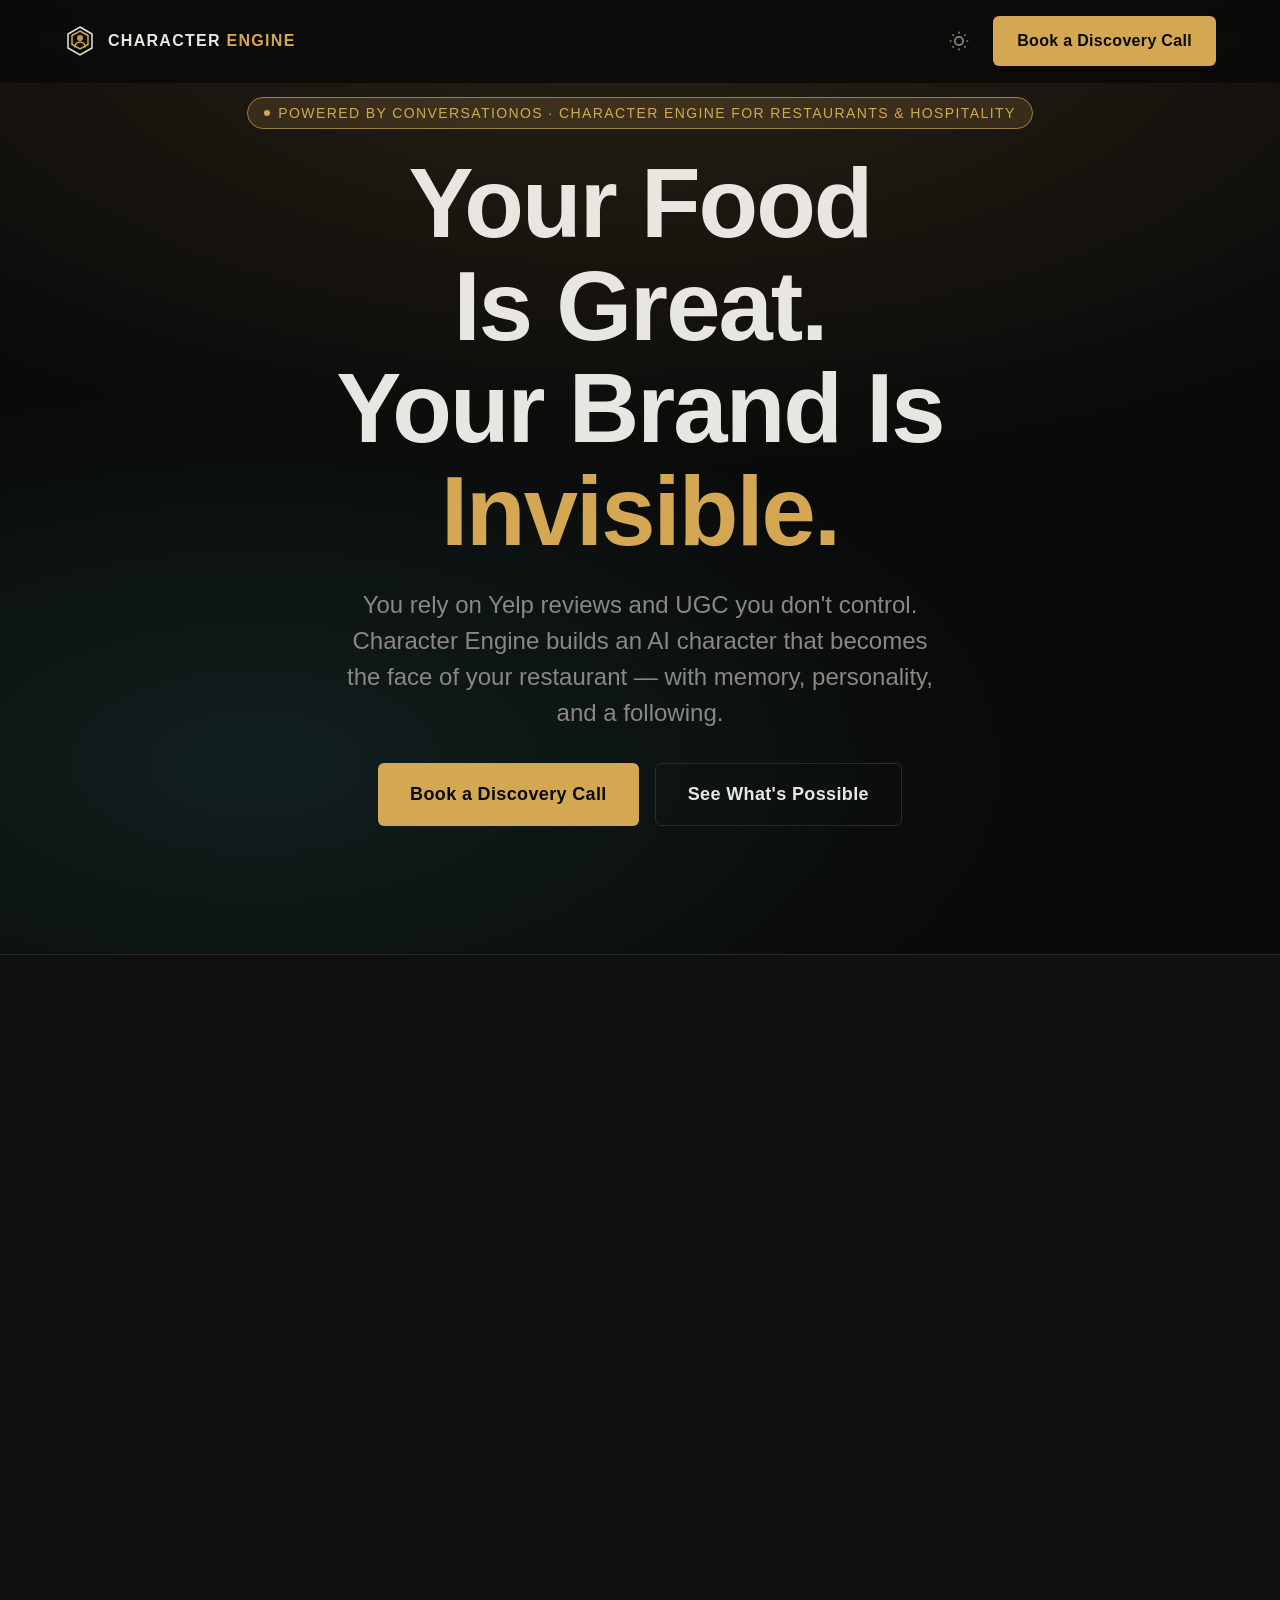
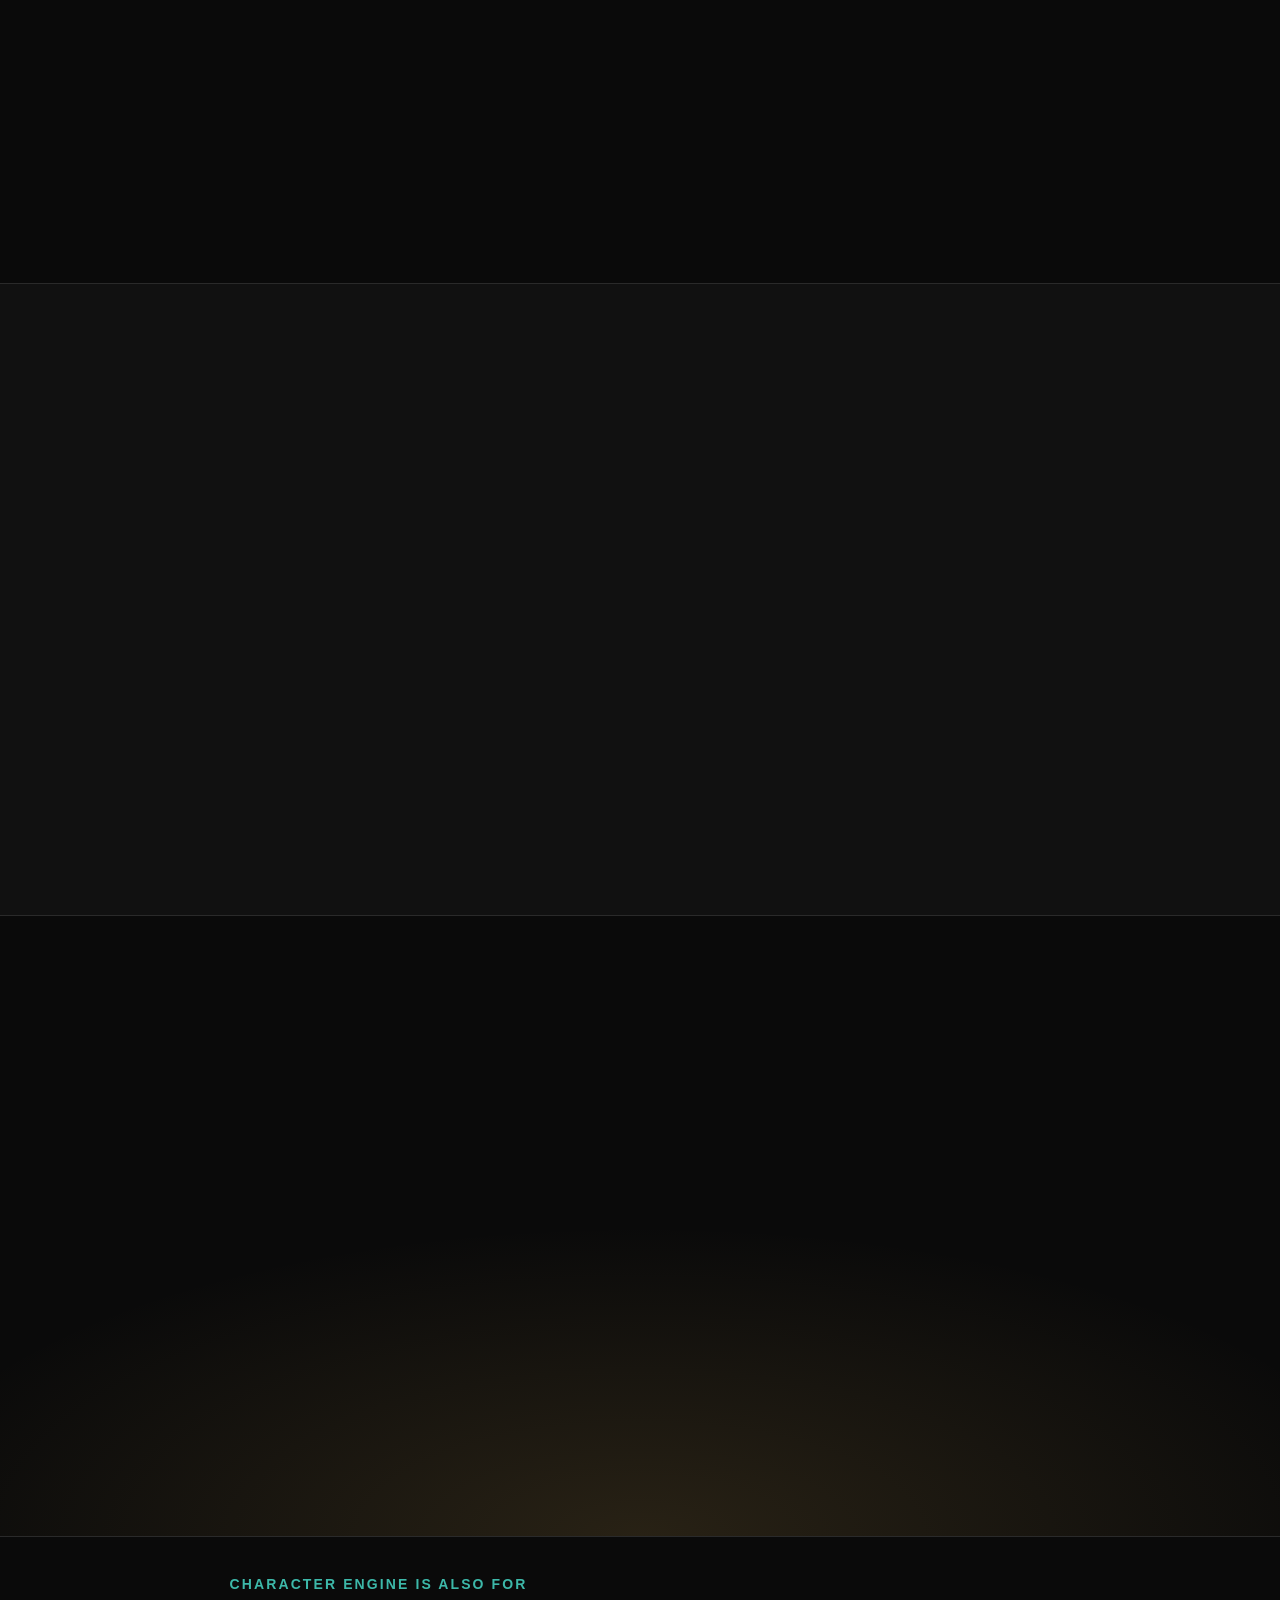
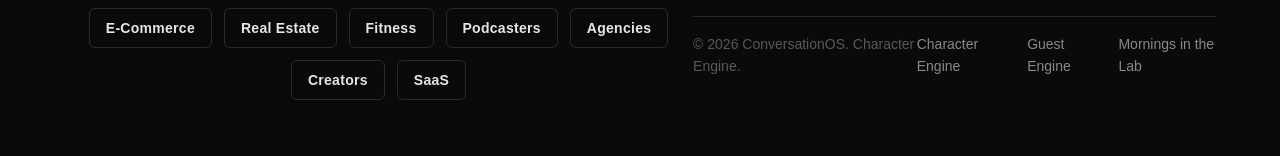
<file: restaurants/index.html>
<!DOCTYPE html>
<html lang="en" data-theme="dark">
<head>
  <meta charset="UTF-8">
  <meta name="viewport" content="width=device-width, initial-scale=1.0">
  <title>Character Engine for Restaurants — Your Food Is Great. Your Brand Is Invisible.</title>
  <meta name="description" content="You rely on Yelp reviews and UGC you don't control. Character Engine builds an AI character that becomes the face of your restaurant — telling the story behind every dish with memory, personality, and a social following.">
  <meta name="robots" content="index, follow, max-snippet:-1, max-image-preview:large">
  <link rel="canonical" href="https://characterengine.live/restaurants/">

  <!-- Open Graph -->
  <meta property="og:type" content="website">
  <meta property="og:site_name" content="Character Engine">
  <meta property="og:title" content="Character Engine for Restaurants — Your Food Is Great. Your Brand Is Invisible.">
  <meta property="og:description" content="You rely on Yelp reviews and UGC you don't control. Character Engine builds an AI character that becomes the face of your restaurant — telling the story behind every dish with memory, personality, and a social following.">
  <meta property="og:url" content="https://characterengine.live/restaurants/">
  <meta property="og:image" content="https://characterengine.live/og-image.png">
  <meta property="og:image:width" content="1376">
  <meta property="og:image:height" content="768">
  <meta property="og:image:alt" content="Character Engine for Restaurants">
  <meta name="twitter:image" content="https://characterengine.live/og-image.png">
  <meta name="twitter:image:alt" content="Character Engine for Restaurants">
  <meta name="twitter:site" content="@keithbilous">

  <!-- Twitter -->
  <meta name="twitter:card" content="summary_large_image">
  <meta name="twitter:title" content="Character Engine for Restaurants — Your Food Is Great. Your Brand Is Invisible.">
  <meta name="twitter:description" content="You rely on Yelp reviews and UGC you don't control. Character Engine builds an AI character that becomes the face of your restaurant — telling the story behind every dish with memory, personality, and a social following.">
  <link href="https://api.fontshare.com/v2/css?f[]=clash-display@400,500,600,700&f[]=satoshi@300,400,500,600,700&display=swap" rel="stylesheet">
  <link rel="stylesheet" href="../base.css">
  <link rel="stylesheet" href="../style.css">

  <script type="application/ld+json">
{
  "@context": "https://schema.org",
  "@type": "Organization",
  "@id": "https://characterengine.live/#organization",
  "name": "Character Engine",
  "alternateName": ["CharacterEngine"],
  "description": "AI-trained character engine that turns expertise into a discoverable entity for AI search and chatbots.",
  "url": "https://characterengine.live",
  "parentOrganization": {
    "@type": "Organization",
    "@id": "https://mitl.studio/#organization",
    "name": "MiTL Studio",
    "url": "https://mitl.studio"
  },
  "founder": {
    "@type": "Person",
    "@id": "https://keithbilous.com/#keith-bilous",
    "name": "Keith Bilous",
    "url": "https://keithbilous.com", "sameAs": ["https://www.linkedin.com/in/keithbilous", "https://x.com/keithbilous", "https://www.youtube.com/@morningsinthelab", "https://www.instagram.com/keithbilous", "https://www.threads.com/@keithbilous", "https://keithbilous.substack.com"]
  }
}
  </script>
  <script type="application/ld+json">
{
  "@context": "https://schema.org",
  "@type": "Service",
  "name": "Character Engine for Restaurants & Hospitality",
  "description": "You rely on Yelp reviews and UGC you don't control. Character Engine builds an AI character that becomes the face of your restaurant — telling the story behind every dish with memory, personality, and a social following.",
  "provider": {
    "@id": "https://characterengine.live/#organization"
  },
  "url": "https://characterengine.live/restaurants/",
  "serviceType": "AI Character IP Creation and Management",
  "areaServed": "Worldwide",
  "audience": {
    "@type": "Audience",
    "audienceType": "Restaurants & Hospitality"
  }
}
  </script>
  <script type="application/ld+json">
{
  "@context": "https://schema.org",
  "@type": "WebPage",
  "name": "Character Engine for Restaurants — Your Food Is Great. Your Brand Is Invisible.",
  "description": "You rely on Yelp reviews and UGC you don't control. Character Engine builds an AI character that becomes the face of your restaurant — telling the story behind every dish with memory, personality, and a social following.",
  "url": "https://characterengine.live/restaurants/",
  "isPartOf": {
    "@type": "WebSite",
    "name": "Character Engine",
    "url": "https://characterengine.live"
  },
  "publisher": {
    "@id": "https://characterengine.live/#organization"
  },
  "about": {
    "@type": "Service",
    "name": "AI Character Creation for Restaurants & Hospitality"
  }
}
  </script>
  <script type="application/ld+json">
{
  "@context": "https://schema.org",
  "@type": "FAQPage",
  "mainEntity": [
    {
      "@type": "Question",
      "name": "How can a character help my restaurant's marketing?",
      "acceptedAnswer": {
        "@type": "Answer",
        "text": "A character becomes the personality of your restaurant on social media and beyond. It tells the story behind every dish, introduces your team, promotes events, and builds a following that brings people through the door. It posts daily content while your kitchen focuses on food."
      }
    },
    {
      "@type": "Question",
      "name": "Can a character work for a restaurant group or franchise?",
      "acceptedAnswer": {
        "@type": "Answer",
        "text": "Absolutely. We can build individual characters for each location with local personality, or a unifying brand character for the entire group. Licensing options work well for franchise models where consistency matters across locations."
      }
    },
    {
      "@type": "Question",
      "name": "What kind of content does the character produce?",
      "acceptedAnswer": {
        "@type": "Answer",
        "text": "Menu storytelling, chef spotlights, behind-the-scenes content, event promotion and recaps, seasonal specials, neighborhood features, customer stories, and daily social posts. All in a consistent, engaging voice that captures your restaurant's personality."
      }
    }
  ]
}
  </script>

  <style>
    details summary::-webkit-details-marker { display: none; }
    details[open] summary svg { transform: rotate(180deg); }
    details summary:hover { color: var(--color-gold); }
  </style>
</head>
<body>
<main>

  <!-- Header -->
  <header class="header" id="header">
    <div class="container">
      <a href="../" class="logo" aria-label="Character Engine home">
        <svg viewBox="0 0 32 32" fill="none" xmlns="http://www.w3.org/2000/svg" aria-hidden="true">
          <!-- Geometric engine mark: interlocking hexagon + inner character silhouette -->
          <path d="M16 2L28 9v14l-12 7L4 23V9l12-7z" stroke="currentColor" stroke-width="1.5" fill="none"/>
          <path d="M16 6l8 4.5v9L16 24l-8-4.5v-9L16 6z" stroke="var(--color-gold)" stroke-width="1.5" fill="none"/>
          <circle cx="16" cy="13" r="3" fill="var(--color-gold)" opacity="0.9"/>
          <path d="M11 22c0-3 2.2-5 5-5s5 2 5 5" stroke="var(--color-gold)" stroke-width="1.5" fill="none" stroke-linecap="round"/>
        </svg>
        <span class="logo-text">Character <span>Engine</span></span>
      </a>
      <div class="nav-actions">
        <button class="theme-toggle" data-theme-toggle aria-label="Switch to light mode">
          <svg width="20" height="20" viewBox="0 0 24 24" fill="none" stroke="currentColor" stroke-width="2">
            <circle cx="12" cy="12" r="5"/><path d="M12 1v2M12 21v2M4.22 4.22l1.42 1.42M18.36 18.36l1.42 1.42M1 12h2M21 12h2M4.22 19.78l1.42-1.42M18.36 5.64l1.42-1.42"/>
          </svg>
        </button>
        <a href="#book" class="btn btn--primary">Book a Discovery Call</a>
      </div>
    </div>
  </header>

  <!-- Hero -->
  <section class="hero" id="hero">
    <div class="hero-content">
      <div class="hero-badge">
        <span>Powered by ConversationOS · Character Engine for Restaurants &amp; Hospitality</span>
      </div>
      <h1>Your Food Is Great.<br>Your Brand Is <span class="accent">Invisible.</span></h1>
      <p class="hero-sub">You rely on Yelp reviews and UGC you don't control. Character Engine builds an AI character that becomes the face of your restaurant — with memory, personality, and a following.</p>
      <div class="hero-ctas">
        <a href="#book" class="btn btn--primary btn--large">Book a Discovery Call</a>
        <a href="#examples" class="btn btn--ghost btn--large">See What's Possible</a>
      </div>
    </div>
  </section>

  <!-- Problem -->
  <section class="problem" id="problem">
    <div class="container">
      <div class="problem-grid">
        <div class="problem-text fade-in">
          <h2>Your Brand Lives on <span class="accent">Platforms You Don't Own.</span></h2>
          <p>Your brand lives on Yelp reviews and Instagram UGC you don't control. A three-star review from a bad night lingers. A competitor's paid promotion buries you. You're at the mercy of algorithms built for aggregators — not for restaurants with stories to tell.</p>
          <p>Every restaurant posts the same overhead food shots. Nobody remembers who posted what. Your Saturday special looks identical to the place two blocks over. Great food deserves great storytelling, and right now, the story isn't being told.</p>
          <p>What if your restaurant had a character — a personality that told the story behind every dish, hosted your social presence, remembered regulars, and turned first-timers into fans? That's not a social media hire. That's a living brand asset that shows up every day.</p>
        </div>
        <div class="problem-stats fade-in">
          <div class="stat-card">
            <div class="number">90%</div>
            <div class="label">of diners check social media before choosing a restaurant</div>
          </div>
          <div class="stat-card">
            <div class="number">Zero</div>
            <div class="label">Brand personality in a Yelp review or Google listing</div>
          </div>
          <div class="stat-card">
            <div class="number">Daily</div>
            <div class="label">Your character creates content while your kitchen creates food</div>
          </div>
          <div class="stat-card">
            <div class="number">Owned</div>
            <div class="label">Your character, your story — not Yelp's algorithm</div>
          </div>
        </div>
      </div>
    </div>
  </section>

  <!-- Three Pillars -->
  <section class="pillars" id="pillars">
    <div class="container">
      <div class="section-header fade-in">
        <span class="section-label">The Three Pillars</span>
        <h2 class="section-title">What a Character Does for Your Restaurant</h2>
      </div>
      <div class="pillars-grid">
        <div class="pillar-card fade-in">
          <div class="pillar-icon">
            <svg width="24" height="24" viewBox="0 0 24 24" fill="none" stroke="currentColor" stroke-width="2" stroke-linecap="round">
              <circle cx="12" cy="12" r="10"/>
              <path d="M12 6v6l4 2"/>
            </svg>
          </div>
          <h3>Build Memory</h3>
          <p>Your character remembers the regulars, the seasonal menu changes, the story behind the signature dish. Every post builds on the last. Customers feel like they're following a friend, not a brand.</p>
        </div>
        <div class="pillar-card fade-in">
          <div class="pillar-icon">
            <svg width="24" height="24" viewBox="0 0 24 24" fill="none" stroke="currentColor" stroke-width="2" stroke-linecap="round">
              <path d="M12 2L2 7l10 5 10-5-10-5z"/>
              <path d="M2 17l10 5 10-5"/>
              <path d="M2 12l10 5 10-5"/>
            </svg>
          </div>
          <h3>Build Brand Authority</h3>
          <p>Your character becomes the voice of your restaurant. Menu launches feel like events. Chef's specials get the storytelling they deserve. Consistency across social, web, and even in-venue screens.</p>
        </div>
        <div class="pillar-card fade-in">
          <div class="pillar-icon">
            <svg width="24" height="24" viewBox="0 0 24 24" fill="none" stroke="currentColor" stroke-width="2" stroke-linecap="round">
              <path d="M12 3c-4.97 0-9 4.03-9 9s4.03 9 9 9"/>
              <path d="M12 3c4.97 0 9 4.03 9 9s-4.03 9-9 9"/>
              <path d="M12 3v18"/>
              <line x1="3" y1="12" x2="21" y2="12"/>
            </svg>
          </div>
          <h3>Blur Reality</h3>
          <p>Customers talk to your character in the comments, tag them in stories, and share their posts with friends. "Have you seen what [character] posted about the new brunch menu?" That's word-of-mouth that scales.</p>
        </div>
      </div>
    </div>
  </section>

  <!-- What We Build -->
  <section class="services" id="services">
    <div class="container">
      <div class="services-layout">
        <div class="services-intro fade-in">
          <span class="section-label">What ConversationOS Builds for Restaurants</span>
          <h2 class="section-title">Your Restaurant's Living Brand Presence</h2>
          <p>We don't hand you a content calendar and wish you luck. We architect a character that lives inside your restaurant's world — with personality, voice, and memory — deployed across every touchpoint your guests already use.</p>
          <a href="#book" class="btn btn--primary" style="margin-top: var(--space-4);">Start Building</a>
        </div>
        <div class="services-grid fade-in">
          <div class="service-item">
            <h4>Character Architecture</h4>
            <p>Backstory, personality traits, voice patterns, and behavioral rules built around your restaurant's identity — from the vibe of the room to the philosophy behind the menu.</p>
          </div>
          <div class="service-item">
            <h4>Visual Identity</h4>
            <p>Character design that fits your restaurant's aesthetic — whether that's warm bistro, high-concept tasting menu, or neighborhood staple. Consistent across every platform.</p>
          </div>
          <div class="service-item">
            <h4>Menu Storytelling</h4>
            <p>Your character narrates menu launches, seasonal changes, and chef's specials with the kind of context and story that makes people actually want to come in and order.</p>
          </div>
          <div class="service-item">
            <h4>Regular Recognition</h4>
            <p>Your character remembers the guests, the inside jokes, the loyal table. Posts that reference your community make people feel seen — and that builds loyalty nothing else can.</p>
          </div>
          <div class="service-item">
            <h4>Live Deployment</h4>
            <p>A live AI host that greets, recommends, and interacts in real time. Real-time character rendering via RunwayML for events, live music nights, wine tastings, and seasonal celebrations.</p>
          </div>
          <div class="service-item">
            <h4>Social Deployment</h4>
            <p>Your character posts, responds, and engages across Instagram, TikTok, and wherever your guests spend their time — in their authentic voice, every day.</p>
          </div>
          <div class="service-item">
            <h4>Content Generation</h4>
            <p>Social posts, captions, story scripts, and short-form video concepts — all written in your character's voice, never sounding like every other restaurant account.</p>
          </div>
          <div class="service-item">
            <h4>IP Management</h4>
            <p>Your character is your asset. We build the framework to protect it, evolve it, and scale it as your restaurant grows — across locations, seasons, and years.</p>
          </div>
        </div>
      </div>
    </div>
  </section>

  <!-- Use Cases -->
  <section class="roster" id="examples">
    <div class="container">
      <div class="section-header fade-in">
        <span class="section-label">Built for Your Restaurant</span>
        <h2 class="section-title">Three Ways It Works in Practice</h2>
        <p style="color: var(--color-text-muted); max-width: 560px; margin: var(--space-4) auto 0;">Every restaurant has a different story to tell. Here's how Character Engine shows up across the hospitality world.</p>
      </div>
      <div class="roster-grid">

        <div class="character-card fade-in">
          <div class="character-portrait">
            <div class="portrait-placeholder">
              <svg width="64" height="64" viewBox="0 0 24 24" fill="none" stroke="currentColor" stroke-width="1.5" stroke-linecap="round">
                <path d="M17 21v-2a4 4 0 0 0-4-4H5a4 4 0 0 0-4 4v2"/>
                <circle cx="9" cy="7" r="4"/>
                <path d="M23 21v-2a4 4 0 0 0-3-3.87"/>
                <path d="M16 3.13a4 4 0 0 1 0 7.75"/>
              </svg>
            </div>
          </div>
          <div class="character-info">
            <div class="character-role">Use Case 01</div>
            <div class="character-name">The Front-of-House Personality</div>
            <div style="color: var(--color-text-muted); font-size: var(--text-sm); line-height: 1.6; margin-top: var(--space-2);">A character that IS your restaurant's social presence. They tell the story behind every dish, introduce the team, and build a following that brings people through the door.</div>
            <div class="character-traits" style="margin-top: var(--space-3);">
              <span class="trait">Daily Posts</span>
              <span class="trait">Team Intros</span>
              <span class="trait">Dish Stories</span>
            </div>
          </div>
        </div>

        <div class="character-card fade-in">
          <div class="character-portrait">
            <div class="portrait-placeholder">
              <svg width="64" height="64" viewBox="0 0 24 24" fill="none" stroke="currentColor" stroke-width="1.5" stroke-linecap="round">
                <path d="M12 2a10 10 0 1 0 10 10"/>
                <path d="M12 6v6l4 2"/>
                <path d="M18 2v4"/>
                <path d="M22 6h-4"/>
              </svg>
            </div>
          </div>
          <div class="character-info">
            <div class="character-role">Use Case 02</div>
            <div class="character-name">The Menu Storyteller</div>
            <div style="color: var(--color-text-muted); font-size: var(--text-sm); line-height: 1.6; margin-top: var(--space-2);">A character that turns menu launches, seasonal specials, and chef's creations into content that people actually share. Not a food photo — a narrative that makes people hungry AND curious.</div>
            <div class="character-traits" style="margin-top: var(--space-3);">
              <span class="trait">Menu Launches</span>
              <span class="trait">Seasonal Specials</span>
              <span class="trait">Chef Collabs</span>
            </div>
          </div>
        </div>

        <div class="character-card fade-in">
          <div class="character-portrait">
            <div class="portrait-placeholder">
              <svg width="64" height="64" viewBox="0 0 24 24" fill="none" stroke="currentColor" stroke-width="1.5" stroke-linecap="round">
                <rect x="3" y="4" width="18" height="18" rx="2" ry="2"/>
                <line x1="16" y1="2" x2="16" y2="6"/>
                <line x1="8" y1="2" x2="8" y2="6"/>
                <line x1="3" y1="10" x2="21" y2="10"/>
                <path d="M8 14h.01M12 14h.01M16 14h.01M8 18h.01M12 18h.01"/>
              </svg>
            </div>
          </div>
          <div class="character-info">
            <div class="character-role">Use Case 03</div>
            <div class="character-name">The Event Host</div>
            <div style="color: var(--color-text-muted); font-size: var(--text-sm); line-height: 1.6; margin-top: var(--space-2);">A character that promotes your events, live music nights, wine tastings, and seasonal celebrations. They build anticipation, recap the night, and keep the conversation going between events.</div>
            <div class="character-traits" style="margin-top: var(--space-3);">
              <span class="trait">Live Music</span>
              <span class="trait">Wine Tastings</span>
              <span class="trait">Event Recaps</span>
            </div>
          </div>
        </div>

      </div>
      <div class="roster-cta fade-in">
        <p style="color: var(--color-text-muted); margin-bottom: var(--space-4);">Every character is built around your restaurant's specific personality, voice, and story. No templates. No generic content.</p>
        <a href="#paths" class="btn btn--ghost">See How to Get Started</a>
      </div>
    </div>
  </section>

  <!-- Two Paths -->
  <section class="paths" id="paths">
    <div class="container">
      <div class="section-header fade-in">
        <span class="section-label">Two Ways In</span>
        <h2 class="section-title">Build Your Own or License Ours</h2>
      </div>
      <div class="paths-grid">

        <div class="path-card path-card--custom fade-in">
          <div class="path-number">01</div>
          <h3>Build Your Own</h3>
          <p>We create a character that becomes the personality of your restaurant. Your story, your vibe, your voice — amplified by a presence that fills seats and builds regulars.</p>
          <ul class="path-features" role="list">
            <li><span class="check">&#10003;</span> Custom character built around your restaurant's identity</li>
            <li><span class="check">&#10003;</span> Full backstory rooted in your menu, team, and neighborhood</li>
            <li><span class="check">&#10003;</span> Visual identity matched to your brand aesthetic</li>
            <li><span class="check">&#10003;</span> Deployed across social, web, and in-venue screens</li>
            <li><span class="check">&#10003;</span> Ongoing content generation and character evolution</li>
          </ul>
          <a href="#book" class="btn btn--primary">Book a Discovery Call</a>
          <p class="pricing-note" style="text-align:center; margin-top: var(--space-2);">Starting at $997</p>
        </div>

        <div class="path-card path-card--license fade-in">
          <div class="path-number">02</div>
          <h3>License Ours</h3>
          <p>Use one of our existing characters for your restaurant group's campaigns, seasonal promotions, or franchise-wide activations. Pre-built personality, ready to deploy.</p>
          <ul class="path-features" role="list">
            <li><span class="check">&#10003;</span> Pre-built personality and visual identity</li>
            <li><span class="check">&#10003;</span> Existing audience recognition and memory</li>
            <li><span class="check">&#10003;</span> Flexible licensing terms for groups and franchises</li>
            <li><span class="check">&#10003;</span> Seasonal campaign and promotional support</li>
            <li><span class="check">&#10003;</span> Cross-platform deployment across all locations</li>
          </ul>
          <a href="#book" class="btn btn--ghost" style="border-color: var(--color-teal-dim); color: var(--color-teal);">Inquire About Licensing</a>
          <p class="pricing-note" style="text-align:center; margin-top: var(--space-2);">Custom licensing from $2,500/campaign</p>
        </div>

      </div>
    </div>
  </section>

  <!-- Process -->
  <section class="process" id="process">
    <div class="container">
      <div class="section-header fade-in">
        <span class="section-label">How It Works</span>
        <h2 class="section-title">From Concept to Living Character</h2>
      </div>
      <div class="process-steps fade-in">
        <div class="step">
          <div class="step-number">01</div>
          <h4>Discovery</h4>
          <p>We learn your restaurant's story, your regulars, your menu philosophy, and where a character can create the most impact.</p>
        </div>
        <div class="step">
          <div class="step-number">02</div>
          <h4>Architecture</h4>
          <p>We design the character's DNA — personality, backstory, voice, visual identity, and the universe rules that keep them authentic to your brand.</p>
        </div>
        <div class="step">
          <div class="step-number">03</div>
          <h4>Build &amp; Deploy</h4>
          <p>Your character comes to life across social, web, and in-venue — posting, engaging, and telling your restaurant's story every single day.</p>
        </div>
        <div class="step">
          <div class="step-number">04</div>
          <h4>Manage &amp; Grow</h4>
          <p>We evolve the character as your menu changes, your team grows, and your regulars deepen their relationship with your brand.</p>
        </div>
      </div>
    </div>
  </section>


  <!-- FAQ Section -->
  <section class="services" id="faq">
    <div class="container container--narrow">
      <div class="section-header fade-in" style="text-align: center; margin-bottom: var(--space-8);">
        <span class="section-label">FAQ</span>
        <h2 class="section-title">Frequently Asked Questions</h2>
      </div>
      <div class="fade-in" style="display: flex; flex-direction: column; gap: var(--space-4);">
        <details style="background: var(--color-surface); border: 1px solid var(--color-border); border-radius: var(--radius-lg); overflow: hidden;">
          <summary style="padding: var(--space-5) var(--space-6); cursor: pointer; font-weight: 600; font-size: var(--text-base); list-style: none; display: flex; align-items: center; justify-content: space-between;">
            How can a character help my restaurant's marketing?
            <svg width="20" height="20" viewBox="0 0 24 24" fill="none" stroke="var(--color-text-muted)" stroke-width="2" style="flex-shrink: 0; margin-left: var(--space-4); transition: transform 0.2s ease;"><path d="M6 9l6 6 6-6"/></svg>
          </summary>
          <div style="padding: 0 var(--space-6) var(--space-6); color: var(--color-text-muted); line-height: 1.7;">
            <p>A character becomes the personality of your restaurant on social media and beyond. It tells the story behind every dish, introduces your team, promotes events, and builds a following that brings people through the door. It posts daily content while your kitchen focuses on food.</p>
          </div>
        </details>
        <details style="background: var(--color-surface); border: 1px solid var(--color-border); border-radius: var(--radius-lg); overflow: hidden;">
          <summary style="padding: var(--space-5) var(--space-6); cursor: pointer; font-weight: 600; font-size: var(--text-base); list-style: none; display: flex; align-items: center; justify-content: space-between;">
            Can a character work for a restaurant group or franchise?
            <svg width="20" height="20" viewBox="0 0 24 24" fill="none" stroke="var(--color-text-muted)" stroke-width="2" style="flex-shrink: 0; margin-left: var(--space-4); transition: transform 0.2s ease;"><path d="M6 9l6 6 6-6"/></svg>
          </summary>
          <div style="padding: 0 var(--space-6) var(--space-6); color: var(--color-text-muted); line-height: 1.7;">
            <p>Absolutely. We can build individual characters for each location with local personality, or a unifying brand character for the entire group. Licensing options work well for franchise models where consistency matters across locations.</p>
          </div>
        </details>
        <details style="background: var(--color-surface); border: 1px solid var(--color-border); border-radius: var(--radius-lg); overflow: hidden;">
          <summary style="padding: var(--space-5) var(--space-6); cursor: pointer; font-weight: 600; font-size: var(--text-base); list-style: none; display: flex; align-items: center; justify-content: space-between;">
            What kind of content does the character produce?
            <svg width="20" height="20" viewBox="0 0 24 24" fill="none" stroke="var(--color-text-muted)" stroke-width="2" style="flex-shrink: 0; margin-left: var(--space-4); transition: transform 0.2s ease;"><path d="M6 9l6 6 6-6"/></svg>
          </summary>
          <div style="padding: 0 var(--space-6) var(--space-6); color: var(--color-text-muted); line-height: 1.7;">
            <p>Menu storytelling, chef spotlights, behind-the-scenes content, event promotion and recaps, seasonal specials, neighborhood features, customer stories, and daily social posts. All in a consistent, engaging voice that captures your restaurant's personality.</p>
          </div>
        </details>
      </div>
    </div>
  </section>

  <!-- Final CTA -->
  <section class="final-cta" id="book">
    <div class="container">
      <h2 class="fade-in">Ready to Give Your Restaurant<br>a <span class="accent">Personality?</span></h2>
      <p class="fade-in">Book a 30-minute discovery call. We'll explore what a living character can do for your restaurant.</p>
      <div class="fade-in">
        <a href="#" onclick="event.preventDefault(); document.querySelector('sophia-embed')?.shadowRoot?.querySelector('.sophia-bubble')?.click();" class="btn btn--primary btn--large">Chat with Sophia</a>
      </div>
      <p class="fade-in" style="font-size: var(--text-sm); color: var(--color-text-muted); margin-top: var(--space-2);">Powered by ConversationOS</p>
    </div>
  </section>

  <!-- Footer -->
</main>

  <footer class="footer">
    <div class="container">
      <div style="text-align: center; margin-bottom: var(--space-6);">
        <div class="section-label" style="margin-bottom: var(--space-3);">Character Engine Is Also For</div>
        <div style="display: flex; flex-wrap: wrap; gap: var(--space-3); justify-content: center;">
          <a href="../ecommerce/" class="btn btn--ghost" style="font-size: var(--text-xs); padding: var(--space-2) var(--space-4);">E-Commerce</a>
          <a href="../realestate/" class="btn btn--ghost" style="font-size: var(--text-xs); padding: var(--space-2) var(--space-4);">Real Estate</a>
          <a href="../fitness/" class="btn btn--ghost" style="font-size: var(--text-xs); padding: var(--space-2) var(--space-4);">Fitness</a>
          <a href="../podcasters/" class="btn btn--ghost" style="font-size: var(--text-xs); padding: var(--space-2) var(--space-4);">Podcasters</a>
          <a href="../agencies/" class="btn btn--ghost" style="font-size: var(--text-xs); padding: var(--space-2) var(--space-4);">Agencies</a>
          <a href="../creators/" class="btn btn--ghost" style="font-size: var(--text-xs); padding: var(--space-2) var(--space-4);">Creators</a>
          <a href="../saas/" class="btn btn--ghost" style="font-size: var(--text-xs); padding: var(--space-2) var(--space-4);">SaaS</a>
        </div>
      </div>
      <div style="display: flex; align-items: center; justify-content: space-between; padding-top: var(--space-4); border-top: 1px solid var(--color-border);">
        <div class="footer-text">&copy; 2026 ConversationOS. Character Engine.</div>
        <div class="footer-links">
          <a href="../">Character Engine</a>
          <a href="https://guestengine.live" target="_blank" rel="noopener noreferrer">Guest Engine</a>
          <a href="https://mornings.live" target="_blank" rel="noopener noreferrer">Mornings in the Lab</a>
        </div>
      </div>
    </div>
  </footer>

  <script>
    // Theme toggle
    (function(){
      const t = document.querySelector('[data-theme-toggle]');
      const r = document.documentElement;
      let d = 'dark'; // Default dark
      r.setAttribute('data-theme', d);
      if (t) {
        t.addEventListener('click', () => {
          d = d === 'dark' ? 'light' : 'dark';
          r.setAttribute('data-theme', d);
          t.setAttribute('aria-label', 'Switch to ' + (d === 'dark' ? 'light' : 'dark') + ' mode');
          t.innerHTML = d === 'dark'
            ? '<svg width="20" height="20" viewBox="0 0 24 24" fill="none" stroke="currentColor" stroke-width="2"><circle cx="12" cy="12" r="5"/><path d="M12 1v2M12 21v2M4.22 4.22l1.42 1.42M18.36 18.36l1.42 1.42M1 12h2M21 12h2M4.22 19.78l1.42-1.42M18.36 5.64l1.42-1.42"/></svg>'
            : '<svg width="20" height="20" viewBox="0 0 24 24" fill="none" stroke="currentColor" stroke-width="2"><path d="M21 12.79A9 9 0 1 1 11.21 3 7 7 0 0 0 21 12.79z"/></svg>';
        });
      }
    })();

    // Header scroll behavior
    (function(){
      const header = document.getElementById('header');
      let lastScroll = 0;
      window.addEventListener('scroll', () => {
        const scroll = window.scrollY;
        if (scroll > 50) {
          header.classList.add('header--scrolled');
        } else {
          header.classList.remove('header--scrolled');
        }
        lastScroll = scroll;
      }, { passive: true });
    })();

    // Scroll reveal fallback for browsers without scroll-driven animations
    (function(){
      if (CSS.supports && CSS.supports('animation-timeline: scroll()')) return;
      const observer = new IntersectionObserver((entries) => {
        entries.forEach(entry => {
          if (entry.isIntersecting) {
            entry.target.classList.add('visible');
            observer.unobserve(entry.target);
          }
        });
      }, { threshold: 0.1 });
      document.querySelectorAll('.fade-in').forEach(el => observer.observe(el));
    })();
  </script>

  <script
    src="https://app.conversationos.live/sophia-embed.js"
    data-product="character-engine"
    data-theme="dark"
    data-accent-color="#7c3aed"
  ></script>

</body>
</html>
</file>
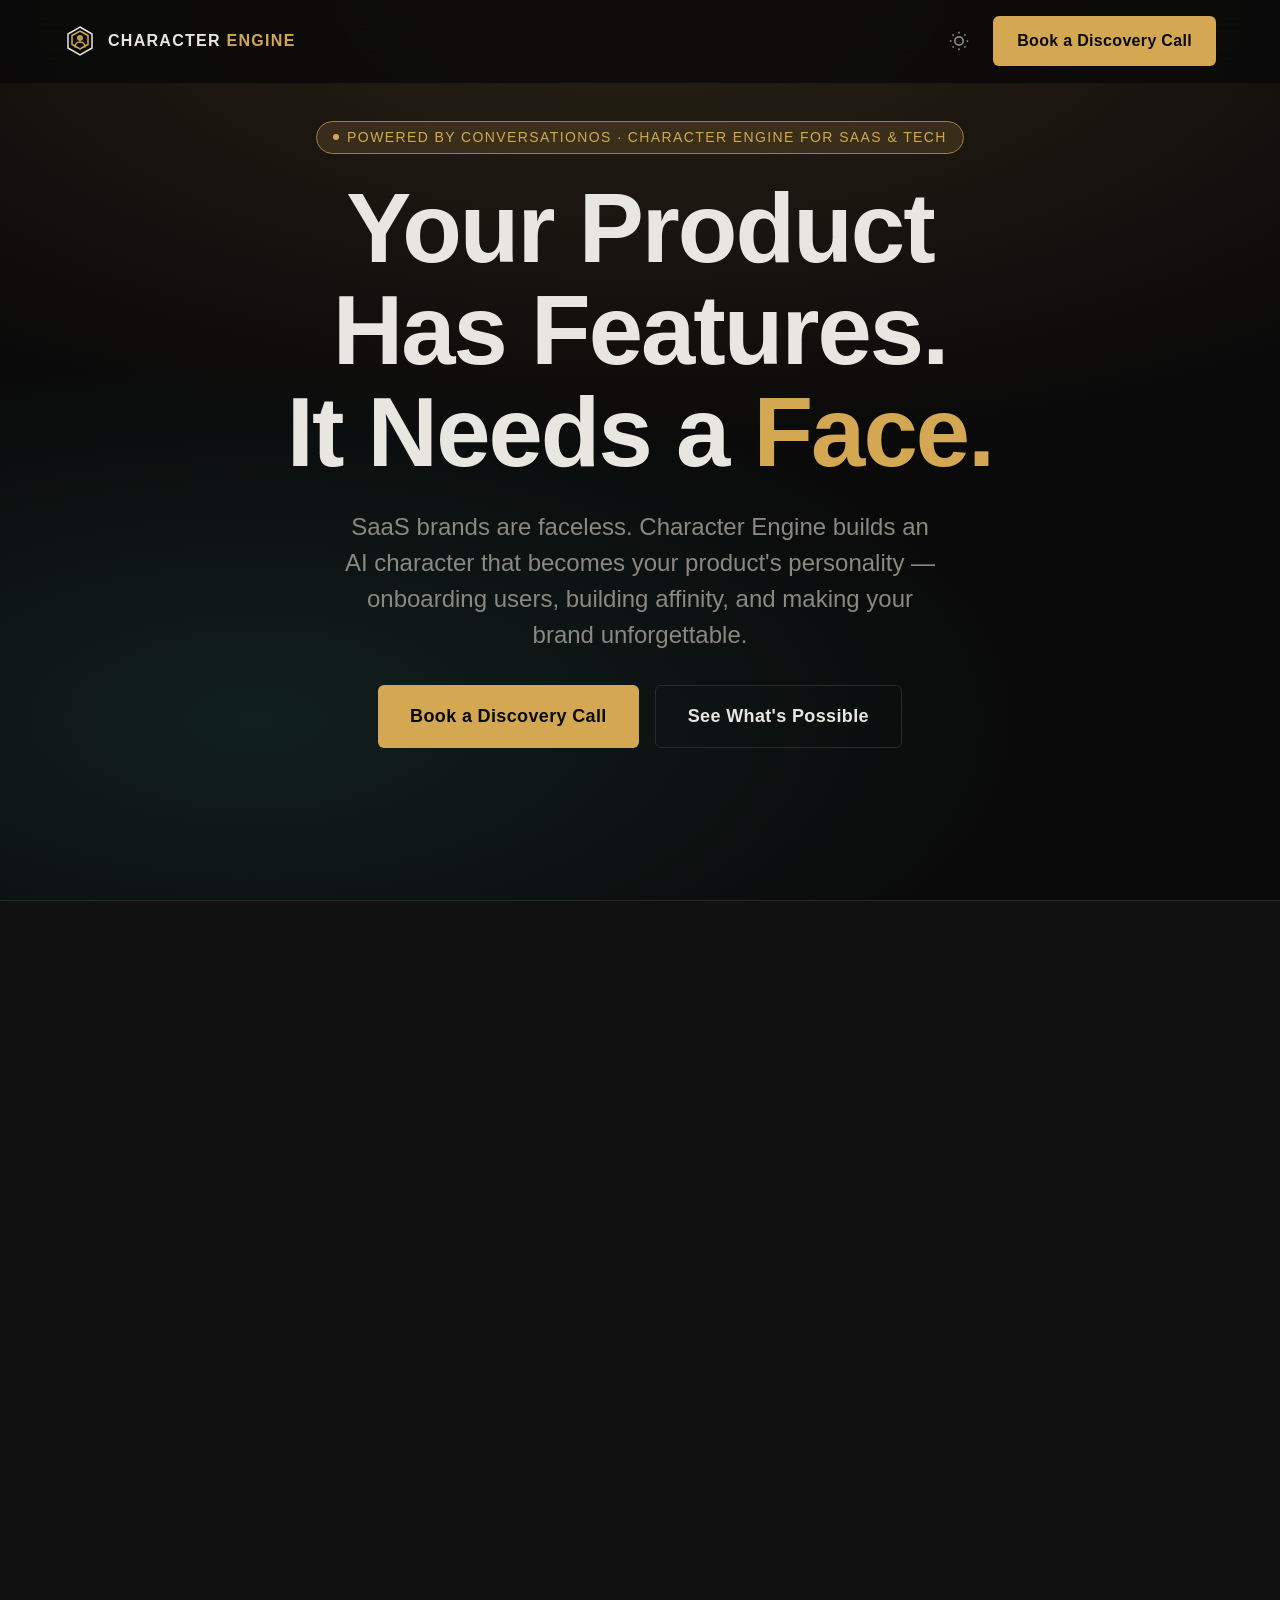
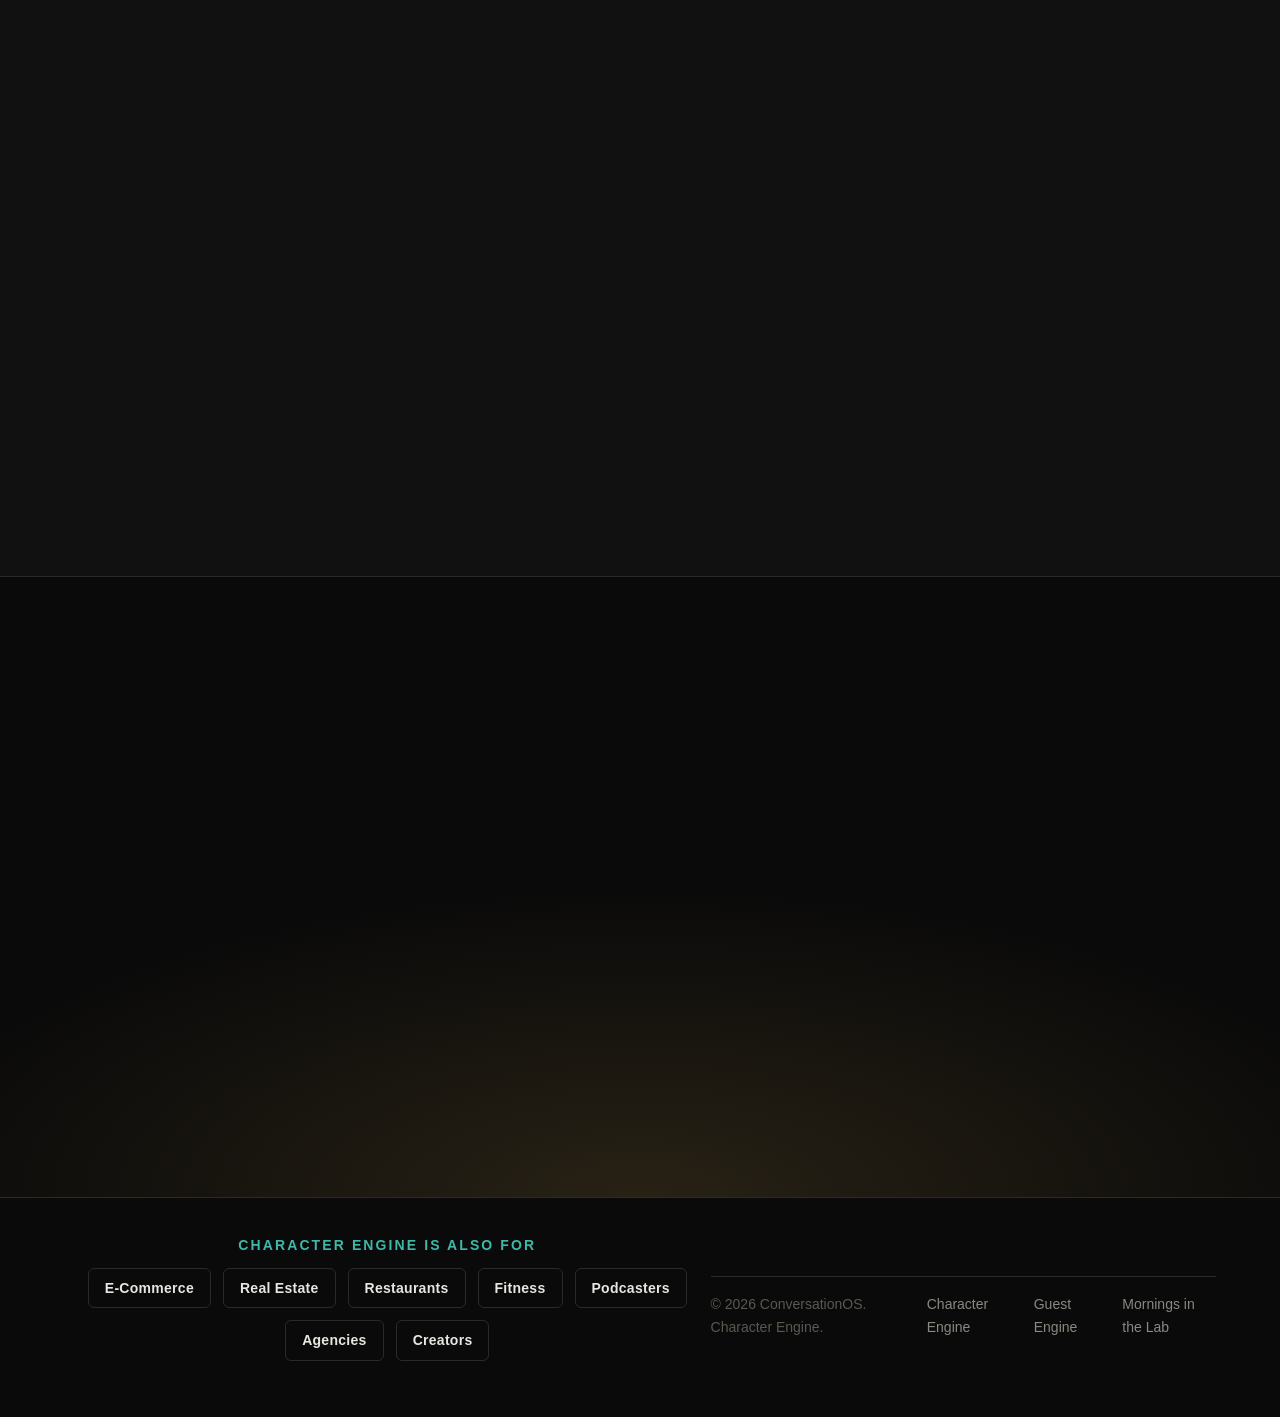
<file: saas/index.html>
<!DOCTYPE html>
<html lang="en" data-theme="dark">
<head>
  <meta charset="UTF-8">
  <meta name="viewport" content="width=device-width, initial-scale=1.0">
  <title>Character Engine for SaaS — Your Product Has Features. It Needs a Face.</title>
  <meta name="description" content="SaaS brands are faceless. Character Engine builds an AI character that becomes your product's personality — onboarding users, building brand affinity, and making your brand unforgettable across every touchpoint.">
  <meta name="robots" content="index, follow, max-snippet:-1, max-image-preview:large">
  <link rel="canonical" href="https://characterengine.live/saas/">

  <!-- Open Graph -->
  <meta property="og:type" content="website">
  <meta property="og:site_name" content="Character Engine">
  <meta property="og:title" content="Character Engine for SaaS — Your Product Has Features. It Needs a Face.">
  <meta property="og:description" content="SaaS brands are faceless. Character Engine builds an AI character that becomes your product's personality — onboarding users, building brand affinity, and making your brand unforgettable across every touchpoint.">
  <meta property="og:url" content="https://characterengine.live/saas/">
  <meta property="og:image" content="https://characterengine.live/og-image.png">
  <meta property="og:image:width" content="1376">
  <meta property="og:image:height" content="768">
  <meta property="og:image:alt" content="Character Engine for SaaS">
  <meta name="twitter:image" content="https://characterengine.live/og-image.png">
  <meta name="twitter:image:alt" content="Character Engine for SaaS">
  <meta name="twitter:site" content="@keithbilous">

  <!-- Twitter -->
  <meta name="twitter:card" content="summary_large_image">
  <meta name="twitter:title" content="Character Engine for SaaS — Your Product Has Features. It Needs a Face.">
  <meta name="twitter:description" content="SaaS brands are faceless. Character Engine builds an AI character that becomes your product's personality — onboarding users, building brand affinity, and making your brand unforgettable across every touchpoint.">
  <link href="https://api.fontshare.com/v2/css?f[]=clash-display@400,500,600,700&f[]=satoshi@300,400,500,600,700&display=swap" rel="stylesheet">
  <link rel="stylesheet" href="../base.css">
  <link rel="stylesheet" href="../style.css">

  <script type="application/ld+json">
{
  "@context": "https://schema.org",
  "@type": "Organization",
  "@id": "https://characterengine.live/#organization",
  "name": "Character Engine",
  "alternateName": ["CharacterEngine"],
  "description": "AI-trained character engine that turns expertise into a discoverable entity for AI search and chatbots.",
  "url": "https://characterengine.live",
  "parentOrganization": {
    "@type": "Organization",
    "@id": "https://mitl.studio/#organization",
    "name": "MiTL Studio",
    "url": "https://mitl.studio"
  },
  "founder": {
    "@type": "Person",
    "@id": "https://keithbilous.com/#keith-bilous",
    "name": "Keith Bilous",
    "url": "https://keithbilous.com", "sameAs": ["https://www.linkedin.com/in/keithbilous", "https://x.com/keithbilous", "https://www.youtube.com/@morningsinthelab", "https://www.instagram.com/keithbilous", "https://www.threads.com/@keithbilous", "https://keithbilous.substack.com"]
  }
}
  </script>
  <script type="application/ld+json">
{
  "@context": "https://schema.org",
  "@type": "Service",
  "name": "Character Engine for SaaS & Tech",
  "description": "SaaS brands are faceless. Character Engine builds an AI character that becomes your product's personality — onboarding users, building brand affinity, and making your brand unforgettable across every touchpoint.",
  "provider": {
    "@id": "https://characterengine.live/#organization"
  },
  "url": "https://characterengine.live/saas/",
  "serviceType": "AI Character IP Creation and Management",
  "areaServed": "Worldwide",
  "audience": {
    "@type": "Audience",
    "audienceType": "SaaS & Tech"
  }
}
  </script>
  <script type="application/ld+json">
{
  "@context": "https://schema.org",
  "@type": "WebPage",
  "name": "Character Engine for SaaS — Your Product Has Features. It Needs a Face.",
  "description": "SaaS brands are faceless. Character Engine builds an AI character that becomes your product's personality — onboarding users, building brand affinity, and making your brand unforgettable across every touchpoint.",
  "url": "https://characterengine.live/saas/",
  "isPartOf": {
    "@type": "WebSite",
    "name": "Character Engine",
    "url": "https://characterengine.live"
  },
  "publisher": {
    "@id": "https://characterengine.live/#organization"
  },
  "about": {
    "@type": "Service",
    "name": "AI Character Creation for SaaS & Tech"
  }
}
  </script>
  <script type="application/ld+json">
{
  "@context": "https://schema.org",
  "@type": "FAQPage",
  "mainEntity": [
    {
      "@type": "Question",
      "name": "How can an AI character help a SaaS product?",
      "acceptedAnswer": {
        "@type": "Answer",
        "text": "A character becomes your product's personality. It onboards new users with warmth and context instead of a sterile product tour, announces features with excitement instead of corporate copy, manages community engagement, and creates consistent brand voice across marketing, support, social, and in-product messaging."
      }
    },
    {
      "@type": "Question",
      "name": "Is this just a chatbot with a name?",
      "acceptedAnswer": {
        "@type": "Answer",
        "text": "No. A Character Engine character has a full personality architecture — backstory, voice patterns, emotional range, behavioral rules, visual identity, and memory. It remembers user journeys, adapts over time, and builds real brand affinity. A chatbot answers questions. A character builds relationships."
      }
    },
    {
      "@type": "Question",
      "name": "Can the character work inside our product?",
      "acceptedAnswer": {
        "@type": "Answer",
        "text": "Yes. Through API integration, the character can appear in onboarding flows, help documentation, in-product messaging, and support interactions. The same personality that shows up on your social media shows up inside the product — consistent voice everywhere."
      }
    }
  ]
}
  </script>

  <style>
    details summary::-webkit-details-marker { display: none; }
    details[open] summary svg { transform: rotate(180deg); }
    details summary:hover { color: var(--color-gold); }
  </style>
</head>
<body>
<main>

  <!-- Header -->
  <header class="header" id="header">
    <div class="container">
      <a href="../" class="logo" aria-label="Character Engine home">
        <svg viewBox="0 0 32 32" fill="none" xmlns="http://www.w3.org/2000/svg" aria-hidden="true">
          <!-- Geometric engine mark: interlocking hexagon + inner character silhouette -->
          <path d="M16 2L28 9v14l-12 7L4 23V9l12-7z" stroke="currentColor" stroke-width="1.5" fill="none"/>
          <path d="M16 6l8 4.5v9L16 24l-8-4.5v-9L16 6z" stroke="var(--color-gold)" stroke-width="1.5" fill="none"/>
          <circle cx="16" cy="13" r="3" fill="var(--color-gold)" opacity="0.9"/>
          <path d="M11 22c0-3 2.2-5 5-5s5 2 5 5" stroke="var(--color-gold)" stroke-width="1.5" fill="none" stroke-linecap="round"/>
        </svg>
        <span class="logo-text">Character <span>Engine</span></span>
      </a>
      <div class="nav-actions">
        <button class="theme-toggle" data-theme-toggle aria-label="Switch to light mode">
          <svg width="20" height="20" viewBox="0 0 24 24" fill="none" stroke="currentColor" stroke-width="2">
            <circle cx="12" cy="12" r="5"/><path d="M12 1v2M12 21v2M4.22 4.22l1.42 1.42M18.36 18.36l1.42 1.42M1 12h2M21 12h2M4.22 19.78l1.42-1.42M18.36 5.64l1.42-1.42"/>
          </svg>
        </button>
        <a href="#book" class="btn btn--primary">Book a Discovery Call</a>
      </div>
    </div>
  </header>

  <!-- Hero -->
  <section class="hero" id="hero">
    <div class="hero-content">
      <div class="hero-badge">
        <span>Powered by ConversationOS · Character Engine for SaaS &amp; Tech</span>
      </div>
      <h1>Your Product Has Features.<br>It Needs a <span class="accent">Face.</span></h1>
      <p class="hero-sub">SaaS brands are faceless. Character Engine builds an AI character that becomes your product's personality — onboarding users, building affinity, and making your brand unforgettable.</p>
      <div class="hero-ctas">
        <a href="#book" class="btn btn--primary btn--large">Book a Discovery Call</a>
        <a href="#examples" class="btn btn--ghost btn--large">See What's Possible</a>
      </div>
    </div>
  </section>

  <!-- Problem -->
  <section class="problem" id="problem">
    <div class="container">
      <div class="problem-grid">
        <div class="problem-text fade-in">
          <h2>Your Brand Is a Logo and a <span class="accent">Docs Page.</span></h2>
          <p>Your SaaS brand is a logo, a color scheme, and a support docs page. There's no personality. No voice customers connect with. Nothing that stays with a user after they close the tab.</p>
          <p>Onboarding is a product tour. Support is a chatbot. Marketing is feature comparisons. None of it is memorable. Your users don't remember you — they just use you until something better shows up.</p>
          <p>Your competitors have the same features. The brand that has personality wins — and you don't have one. What if your product had a character — a personality that onboarded new users, explained features in a voice people actually enjoy, showed up in your marketing, and built the kind of brand affinity that turns users into advocates?</p>
        </div>
        <div class="problem-stats fade-in">
          <div class="stat-card">
            <div class="number">Faceless</div>
            <div class="label">Most SaaS brands are indistinguishable. Logo + blue gradient + stock photos.</div>
          </div>
          <div class="stat-card">
            <div class="number">5x</div>
            <div class="label">Higher engagement when users interact with a personality vs. a product tour</div>
          </div>
          <div class="stat-card">
            <div class="number">Retention</div>
            <div class="label">Brand affinity drives retention. Characters build affinity.</div>
          </div>
          <div class="stat-card">
            <div class="number">Owned</div>
            <div class="label">A character you own — not a spokesperson who leaves for a competitor</div>
          </div>
        </div>
      </div>
    </div>
  </section>

  <!-- Three Pillars -->
  <section class="pillars" id="pillars">
    <div class="container">
      <div class="section-header fade-in">
        <span class="section-label">The Three Pillars</span>
        <h2 class="section-title">What a Character Does for Your Product</h2>
      </div>
      <div class="pillars-grid">
        <div class="pillar-card fade-in">
          <div class="pillar-icon">
            <svg width="24" height="24" viewBox="0 0 24 24" fill="none" stroke="currentColor" stroke-width="2" stroke-linecap="round">
              <circle cx="12" cy="12" r="10"/>
              <path d="M12 6v6l4 2"/>
            </svg>
          </div>
          <h3>Build Memory</h3>
          <p>Your character remembers users' journeys. Their first login, the features they struggle with, the milestones they hit. Onboarding becomes a relationship, not a checklist. Users feel known.</p>
        </div>
        <div class="pillar-card fade-in">
          <div class="pillar-icon">
            <svg width="24" height="24" viewBox="0 0 24 24" fill="none" stroke="currentColor" stroke-width="2" stroke-linecap="round">
              <path d="M12 2L2 7l10 5 10-5-10-5z"/>
              <path d="M2 17l10 5 10-5"/>
              <path d="M2 12l10 5 10-5"/>
            </svg>
          </div>
          <h3>Build Brand Authority</h3>
          <p>Your character becomes the voice of your product. Feature announcements feel exciting, not corporate. Help docs become conversations. Your brand voice is consistent across every touchpoint — marketing, support, social, product.</p>
        </div>
        <div class="pillar-card fade-in">
          <div class="pillar-icon">
            <svg width="24" height="24" viewBox="0 0 24 24" fill="none" stroke="currentColor" stroke-width="2" stroke-linecap="round">
              <path d="M12 3c-4.97 0-9 4.03-9 9s4.03 9 9 9"/>
              <path d="M12 3c4.97 0 9 4.03 9 9s-4.03 9-9 9"/>
              <path d="M12 3v18"/>
              <line x1="3" y1="12" x2="21" y2="12"/>
            </svg>
          </div>
          <h3>Blur Reality</h3>
          <p>Users interact with your character like a real team member. They tag it in tweets, reference it on calls, and share its content. "Have you talked to [character] about that feature?" becomes a real sentence in your user community.</p>
        </div>
      </div>
    </div>
  </section>

  <!-- What We Build -->
  <section class="services" id="services">
    <div class="container">
      <div class="services-layout">
        <div class="services-intro fade-in">
          <span class="section-label">What ConversationOS Builds for SaaS</span>
          <h2 class="section-title">Full-Stack Character IP for Your Product</h2>
          <p>We don't hand you a chatbot with a name slapped on it. We architect a complete character ecosystem — one that lives inside your product, speaks to your users, and represents your brand with personality that scales.</p>
          <a href="#book" class="btn btn--primary" style="margin-top: var(--space-4);">Start Building</a>
        </div>
        <div class="services-grid fade-in">
          <div class="service-item">
            <h4>Character Architecture</h4>
            <p>A personality designed to match your product's tone — whether that's helpful and warm, sharp and expert, or playful and approachable. Built to stay consistent across every user interaction.</p>
          </div>
          <div class="service-item">
            <h4>Visual Identity</h4>
            <p>A face your users recognize. Character design, visual style, and in-product presence that makes your brand feel alive — not like another anonymous SaaS interface.</p>
          </div>
          <div class="service-item">
            <h4>Onboarding Integration</h4>
            <p>Your character guides new users through your product with context, patience, and memory. It picks up where it left off, personalizes the experience, and makes activation feel like a conversation.</p>
          </div>
          <div class="service-item">
            <h4>Live Deployment</h4>
            <p>Live character demos and onboarding powered by real-time RunwayML rendering. Feature announcements, tooltips, and in-product messaging — all in your character's voice.</p>
          </div>
          <div class="service-item">
            <h4>Content Generation</h4>
            <p>Your character produces social posts, changelog entries, help articles, and email campaigns — all in a voice that's distinctly yours, not a committee-approved corporate tone.</p>
          </div>
          <div class="service-item">
            <h4>API Integration</h4>
            <p>Full REST API for deploying your character across your product, marketing stack, community platform, and any channel where your users live.</p>
          </div>
          <div class="service-item">
            <h4>Community Presence</h4>
            <p>Your character lives in your Slack community, Discord server, or forum. It answers questions, celebrates milestones, and turns your support channel into a competitive moat.</p>
          </div>
          <div class="service-item">
            <h4>IP Management</h4>
            <p>Your character is a brand asset. We protect it with proper documentation, usage frameworks, and ongoing management so it stays consistent as your product evolves.</p>
          </div>
        </div>
      </div>
    </div>
  </section>

  <!-- Use Cases -->
  <section class="roster" id="examples">
    <div class="container">
      <div class="section-header fade-in">
        <span class="section-label">Real Applications</span>
        <h2 class="section-title">What It Looks Like in Your Product</h2>
        <p style="color: var(--color-text-muted); max-width: 560px; margin: var(--space-4) auto 0;">Three ways SaaS and tech companies deploy characters that users actually remember — and come back for.</p>
      </div>
      <div class="roster-grid">

        <div class="character-card fade-in">
          <div class="character-info" style="padding: var(--space-6);">
            <div class="character-role">Use Case 01</div>
            <div class="character-name" style="font-size: var(--text-xl); margin-bottom: var(--space-3);">The Onboarding Guide</div>
            <p style="color: var(--color-text-muted); font-size: var(--text-sm); line-height: 1.7; margin-bottom: var(--space-4);">A character that walks new users through your product with personality, patience, and context. Not a product tour — a relationship. They remember where each user left off and adapt the experience.</p>
            <div style="border-top: 1px solid var(--color-border); padding-top: var(--space-4);">
              <div style="font-size: var(--text-xs); color: var(--color-text-muted); text-transform: uppercase; letter-spacing: 0.08em; margin-bottom: var(--space-3);">What It Looks Like</div>
              <ul style="list-style: none; padding: 0; margin: 0; display: flex; flex-direction: column; gap: var(--space-2);">
                <li style="font-size: var(--text-sm); color: var(--color-text-secondary); display: flex; gap: var(--space-2);"><span style="color: var(--color-gold);">&#10003;</span> Greets users by name on every return visit</li>
                <li style="font-size: var(--text-sm); color: var(--color-text-secondary); display: flex; gap: var(--space-2);"><span style="color: var(--color-gold);">&#10003;</span> Remembers completed steps and skips what's done</li>
                <li style="font-size: var(--text-sm); color: var(--color-text-secondary); display: flex; gap: var(--space-2);"><span style="color: var(--color-gold);">&#10003;</span> Proactively surfaces the next best action</li>
                <li style="font-size: var(--text-sm); color: var(--color-text-secondary); display: flex; gap: var(--space-2);"><span style="color: var(--color-gold);">&#10003;</span> Celebrates milestones in the character's own voice</li>
              </ul>
            </div>
          </div>
        </div>

        <div class="character-card fade-in">
          <div class="character-info" style="padding: var(--space-6);">
            <div class="character-role">Use Case 02</div>
            <div class="character-name" style="font-size: var(--text-xl); margin-bottom: var(--space-3);">The Product Personality</div>
            <p style="color: var(--color-text-muted); font-size: var(--text-sm); line-height: 1.7; margin-bottom: var(--space-4);">A character that IS your brand voice across every channel. Feature launches, social posts, email campaigns, help articles, and even in-product messaging — all in one consistent, memorable voice.</p>
            <div style="border-top: 1px solid var(--color-border); padding-top: var(--space-4);">
              <div style="font-size: var(--text-xs); color: var(--color-text-muted); text-transform: uppercase; letter-spacing: 0.08em; margin-bottom: var(--space-3);">What It Looks Like</div>
              <ul style="list-style: none; padding: 0; margin: 0; display: flex; flex-direction: column; gap: var(--space-2);">
                <li style="font-size: var(--text-sm); color: var(--color-text-secondary); display: flex; gap: var(--space-2);"><span style="color: var(--color-gold);">&#10003;</span> Changelog entries written with personality and flair</li>
                <li style="font-size: var(--text-sm); color: var(--color-text-secondary); display: flex; gap: var(--space-2);"><span style="color: var(--color-gold);">&#10003;</span> Social media presence users actually follow</li>
                <li style="font-size: var(--text-sm); color: var(--color-text-secondary); display: flex; gap: var(--space-2);"><span style="color: var(--color-gold);">&#10003;</span> Email sequences that don't sound like every other SaaS</li>
                <li style="font-size: var(--text-sm); color: var(--color-text-secondary); display: flex; gap: var(--space-2);"><span style="color: var(--color-gold);">&#10003;</span> Help docs people actually read</li>
              </ul>
            </div>
          </div>
        </div>

        <div class="character-card fade-in">
          <div class="character-info" style="padding: var(--space-6);">
            <div class="character-role">Use Case 03</div>
            <div class="character-name" style="font-size: var(--text-xl); margin-bottom: var(--space-3);">The Community Champion</div>
            <p style="color: var(--color-text-muted); font-size: var(--text-sm); line-height: 1.7; margin-bottom: var(--space-4);">A character that lives in your user community. It answers questions, celebrates power users, surfaces tips, and builds the kind of engagement that turns your community from a support channel into a competitive advantage.</p>
            <div style="border-top: 1px solid var(--color-border); padding-top: var(--space-4);">
              <div style="font-size: var(--text-xs); color: var(--color-text-muted); text-transform: uppercase; letter-spacing: 0.08em; margin-bottom: var(--space-3);">What It Looks Like</div>
              <ul style="list-style: none; padding: 0; margin: 0; display: flex; flex-direction: column; gap: var(--space-2);">
                <li style="font-size: var(--text-sm); color: var(--color-text-secondary); display: flex; gap: var(--space-2);"><span style="color: var(--color-gold);">&#10003;</span> Active presence in Slack, Discord, or your forum</li>
                <li style="font-size: var(--text-sm); color: var(--color-text-secondary); display: flex; gap: var(--space-2);"><span style="color: var(--color-gold);">&#10003;</span> Spots unanswered questions before they churn</li>
                <li style="font-size: var(--text-sm); color: var(--color-text-secondary); display: flex; gap: var(--space-2);"><span style="color: var(--color-gold);">&#10003;</span> Celebrates power users publicly by name</li>
                <li style="font-size: var(--text-sm); color: var(--color-text-secondary); display: flex; gap: var(--space-2);"><span style="color: var(--color-gold);">&#10003;</span> Surfaces hidden features at exactly the right moment</li>
              </ul>
            </div>
          </div>
        </div>

      </div>
    </div>
  </section>

  <!-- Two Paths -->
  <section class="paths" id="paths">
    <div class="container">
      <div class="section-header fade-in">
        <span class="section-label">Two Ways In</span>
        <h2 class="section-title">Build Your Own or License Ours</h2>
      </div>
      <div class="paths-grid">

        <div class="path-card path-card--custom fade-in">
          <div class="path-number">01</div>
          <h3>Build Your Own</h3>
          <p>We create a character that becomes the personality of your product. Your brand voice, your user experience, your community presence — all unified through a character users actually remember.</p>
          <ul class="path-features" role="list">
            <li><span class="check">&#10003;</span> Custom character designed for your product and users</li>
            <li><span class="check">&#10003;</span> Brand voice documentation and personality bible</li>
            <li><span class="check">&#10003;</span> Visual identity and in-product presence</li>
            <li><span class="check">&#10003;</span> Deployment across product, marketing, and community</li>
            <li><span class="check">&#10003;</span> Ongoing evolution as your product grows</li>
          </ul>
          <a href="#book" class="btn btn--primary">Book a Discovery Call</a>
          <p class="pricing-note" style="text-align:center; margin-top: var(--space-2);">Starting at $997</p>
        </div>

        <div class="path-card path-card--license fade-in">
          <div class="path-number">02</div>
          <h3>License Ours</h3>
          <p>Deploy one of our existing characters for your product launches, conferences, or user engagement campaigns. Pre-built personality, ready to represent.</p>
          <ul class="path-features" role="list">
            <li><span class="check">&#10003;</span> Pre-built personality and visual identity</li>
            <li><span class="check">&#10003;</span> Ready to deploy across your channels</li>
            <li><span class="check">&#10003;</span> Flexible licensing terms and usage tracking</li>
            <li><span class="check">&#10003;</span> Ideal for launches, campaigns, and conferences</li>
            <li><span class="check">&#10003;</span> Cross-platform deployment support</li>
          </ul>
          <a href="#book" class="btn btn--ghost" style="border-color: var(--color-teal-dim); color: var(--color-teal);">Inquire About Licensing</a>
          <p class="pricing-note" style="text-align:center; margin-top: var(--space-2);">Custom licensing from $2,500/campaign</p>
        </div>

      </div>
    </div>
  </section>

  <!-- Process -->
  <section class="process" id="process">
    <div class="container">
      <div class="section-header fade-in">
        <span class="section-label">How It Works</span>
        <h2 class="section-title">From Concept to Living Character</h2>
      </div>
      <div class="process-steps fade-in">
        <div class="step">
          <div class="step-number">01</div>
          <h4>Discovery</h4>
          <p>We learn your product, your users, and the moments where a character can transform the experience from transactional to memorable.</p>
        </div>
        <div class="step">
          <div class="step-number">02</div>
          <h4>Architecture</h4>
          <p>We design the character's DNA — personality, voice, visual identity, and the behavioral rules that keep it consistent across every product touchpoint.</p>
        </div>
        <div class="step">
          <div class="step-number">03</div>
          <h4>Build &amp; Deploy</h4>
          <p>Your character comes to life — inside your product, across your marketing channels, and in your user community. Everywhere your users are.</p>
        </div>
        <div class="step">
          <div class="step-number">04</div>
          <h4>Manage &amp; Grow</h4>
          <p>We evolve the character alongside your product. New features, new milestones, deeper user relationships — the character grows with you.</p>
        </div>
      </div>
    </div>
  </section>


  <!-- FAQ Section -->
  <section class="services" id="faq">
    <div class="container container--narrow">
      <div class="section-header fade-in" style="text-align: center; margin-bottom: var(--space-8);">
        <span class="section-label">FAQ</span>
        <h2 class="section-title">Frequently Asked Questions</h2>
      </div>
      <div class="fade-in" style="display: flex; flex-direction: column; gap: var(--space-4);">
        <details style="background: var(--color-surface); border: 1px solid var(--color-border); border-radius: var(--radius-lg); overflow: hidden;">
          <summary style="padding: var(--space-5) var(--space-6); cursor: pointer; font-weight: 600; font-size: var(--text-base); list-style: none; display: flex; align-items: center; justify-content: space-between;">
            How can an AI character help a SaaS product?
            <svg width="20" height="20" viewBox="0 0 24 24" fill="none" stroke="var(--color-text-muted)" stroke-width="2" style="flex-shrink: 0; margin-left: var(--space-4); transition: transform 0.2s ease;"><path d="M6 9l6 6 6-6"/></svg>
          </summary>
          <div style="padding: 0 var(--space-6) var(--space-6); color: var(--color-text-muted); line-height: 1.7;">
            <p>A character becomes your product's personality. It onboards new users with warmth and context instead of a sterile product tour, announces features with excitement instead of corporate copy, manages community engagement, and creates consistent brand voice across marketing, support, social, and in-product messaging.</p>
          </div>
        </details>
        <details style="background: var(--color-surface); border: 1px solid var(--color-border); border-radius: var(--radius-lg); overflow: hidden;">
          <summary style="padding: var(--space-5) var(--space-6); cursor: pointer; font-weight: 600; font-size: var(--text-base); list-style: none; display: flex; align-items: center; justify-content: space-between;">
            Is this just a chatbot with a name?
            <svg width="20" height="20" viewBox="0 0 24 24" fill="none" stroke="var(--color-text-muted)" stroke-width="2" style="flex-shrink: 0; margin-left: var(--space-4); transition: transform 0.2s ease;"><path d="M6 9l6 6 6-6"/></svg>
          </summary>
          <div style="padding: 0 var(--space-6) var(--space-6); color: var(--color-text-muted); line-height: 1.7;">
            <p>No. A Character Engine character has a full personality architecture — backstory, voice patterns, emotional range, behavioral rules, visual identity, and memory. It remembers user journeys, adapts over time, and builds real brand affinity. A chatbot answers questions. A character builds relationships.</p>
          </div>
        </details>
        <details style="background: var(--color-surface); border: 1px solid var(--color-border); border-radius: var(--radius-lg); overflow: hidden;">
          <summary style="padding: var(--space-5) var(--space-6); cursor: pointer; font-weight: 600; font-size: var(--text-base); list-style: none; display: flex; align-items: center; justify-content: space-between;">
            Can the character work inside our product?
            <svg width="20" height="20" viewBox="0 0 24 24" fill="none" stroke="var(--color-text-muted)" stroke-width="2" style="flex-shrink: 0; margin-left: var(--space-4); transition: transform 0.2s ease;"><path d="M6 9l6 6 6-6"/></svg>
          </summary>
          <div style="padding: 0 var(--space-6) var(--space-6); color: var(--color-text-muted); line-height: 1.7;">
            <p>Yes. Through API integration, the character can appear in onboarding flows, help documentation, in-product messaging, and support interactions. The same personality that shows up on your social media shows up inside the product — consistent voice everywhere.</p>
          </div>
        </details>
      </div>
    </div>
  </section>

  <!-- Final CTA -->
  <section class="final-cta" id="book">
    <div class="container">
      <h2 class="fade-in">Ready to Give Your Product<br>a <span class="accent">Personality?</span></h2>
      <p class="fade-in">Book a 30-minute discovery call. We'll explore what a living character can do for your SaaS brand.</p>
      <div class="fade-in">
        <a href="#" onclick="event.preventDefault(); document.querySelector('sophia-embed')?.shadowRoot?.querySelector('.sophia-bubble')?.click();" class="btn btn--primary btn--large">Chat with Sophia</a>
      </div>
      <p class="fade-in" style="font-size: var(--text-sm); color: var(--color-text-muted); margin-top: var(--space-2);">Powered by ConversationOS</p>
    </div>
  </section>

  <!-- Footer -->
</main>

  <footer class="footer">
    <div class="container">
      <div style="text-align: center; margin-bottom: var(--space-6);">
        <div class="section-label" style="margin-bottom: var(--space-3);">Character Engine Is Also For</div>
        <div style="display: flex; flex-wrap: wrap; gap: var(--space-3); justify-content: center;">
          <a href="../ecommerce/" class="btn btn--ghost" style="font-size: var(--text-xs); padding: var(--space-2) var(--space-4);">E-Commerce</a>
          <a href="../realestate/" class="btn btn--ghost" style="font-size: var(--text-xs); padding: var(--space-2) var(--space-4);">Real Estate</a>
          <a href="../restaurants/" class="btn btn--ghost" style="font-size: var(--text-xs); padding: var(--space-2) var(--space-4);">Restaurants</a>
          <a href="../fitness/" class="btn btn--ghost" style="font-size: var(--text-xs); padding: var(--space-2) var(--space-4);">Fitness</a>
          <a href="../podcasters/" class="btn btn--ghost" style="font-size: var(--text-xs); padding: var(--space-2) var(--space-4);">Podcasters</a>
          <a href="../agencies/" class="btn btn--ghost" style="font-size: var(--text-xs); padding: var(--space-2) var(--space-4);">Agencies</a>
          <a href="../creators/" class="btn btn--ghost" style="font-size: var(--text-xs); padding: var(--space-2) var(--space-4);">Creators</a>
        </div>
      </div>
      <div style="display: flex; align-items: center; justify-content: space-between; padding-top: var(--space-4); border-top: 1px solid var(--color-border);">
        <div class="footer-text">&copy; 2026 ConversationOS. Character Engine.</div>
        <div class="footer-links">
          <a href="../">Character Engine</a>
          <a href="https://guestengine.live" target="_blank" rel="noopener noreferrer">Guest Engine</a>
          <a href="https://mornings.live" target="_blank" rel="noopener noreferrer">Mornings in the Lab</a>
        </div>
      </div>
    </div>
  </footer>

  <script>
    // Theme toggle
    (function(){
      const t = document.querySelector('[data-theme-toggle]');
      const r = document.documentElement;
      let d = 'dark'; // Default dark
      r.setAttribute('data-theme', d);
      if (t) {
        t.addEventListener('click', () => {
          d = d === 'dark' ? 'light' : 'dark';
          r.setAttribute('data-theme', d);
          t.setAttribute('aria-label', 'Switch to ' + (d === 'dark' ? 'light' : 'dark') + ' mode');
          t.innerHTML = d === 'dark'
            ? '<svg width="20" height="20" viewBox="0 0 24 24" fill="none" stroke="currentColor" stroke-width="2"><circle cx="12" cy="12" r="5"/><path d="M12 1v2M12 21v2M4.22 4.22l1.42 1.42M18.36 18.36l1.42 1.42M1 12h2M21 12h2M4.22 19.78l1.42-1.42M18.36 5.64l1.42-1.42"/></svg>'
            : '<svg width="20" height="20" viewBox="0 0 24 24" fill="none" stroke="currentColor" stroke-width="2"><path d="M21 12.79A9 9 0 1 1 11.21 3 7 7 0 0 0 21 12.79z"/></svg>';
        });
      }
    })();

    // Header scroll behavior
    (function(){
      const header = document.getElementById('header');
      let lastScroll = 0;
      window.addEventListener('scroll', () => {
        const scroll = window.scrollY;
        if (scroll > 50) {
          header.classList.add('header--scrolled');
        } else {
          header.classList.remove('header--scrolled');
        }
        lastScroll = scroll;
      }, { passive: true });
    })();

    // Scroll reveal fallback for browsers without scroll-driven animations
    (function(){
      if (CSS.supports && CSS.supports('animation-timeline: scroll()')) return;
      const observer = new IntersectionObserver((entries) => {
        entries.forEach(entry => {
          if (entry.isIntersecting) {
            entry.target.classList.add('visible');
            observer.unobserve(entry.target);
          }
        });
      }, { threshold: 0.1 });
      document.querySelectorAll('.fade-in').forEach(el => observer.observe(el));
    })();
  </script>

  <script
    src="https://app.conversationos.live/sophia-embed.js"
    data-product="character-engine"
    data-theme="dark"
    data-accent-color="#7c3aed"
  ></script>

</body>
</html>
</file>
<file: base.css>
*, *::before, *::after { box-sizing: border-box; margin: 0; padding: 0; }

html {
  -moz-text-size-adjust: none;
  -webkit-text-size-adjust: none;
  text-size-adjust: none;
  -webkit-font-smoothing: antialiased;
  -moz-osx-font-smoothing: grayscale;
  text-rendering: optimizeLegibility;
  scroll-behavior: smooth;
  hanging-punctuation: first last;
  scroll-padding-top: 5rem;
}

body {
  min-height: 100dvh;
  line-height: 1.6;
  font-family: var(--font-body, sans-serif);
  font-size: var(--text-base);
  color: var(--color-text);
  background-color: var(--color-bg);
}

img, picture, video, canvas, svg { display: block; max-width: 100%; height: auto; }
ul[role="list"], ol[role="list"] { list-style: none; }
input, button, textarea, select { font: inherit; color: inherit; }

h1, h2, h3, h4, h5, h6 { text-wrap: balance; line-height: 1.15; }
p, li, figcaption { text-wrap: pretty; max-width: 72ch; }

::selection {
  background: oklch(from var(--color-gold) l c h / 0.3);
  color: var(--color-text);
}

:focus-visible {
  outline: 2px solid var(--color-gold);
  outline-offset: 3px;
  border-radius: 0.375rem;
}

@media (prefers-reduced-motion: reduce) {
  *, *::before, *::after {
    animation-duration: 0.01ms !important;
    animation-iteration-count: 1 !important;
    transition-duration: 0.01ms !important;
    scroll-behavior: auto !important;
  }
}

button { cursor: pointer; background: none; border: none; }
table { border-collapse: collapse; width: 100%; }

a, button, [role="button"], [role="link"], input, textarea, select {
  transition: color 180ms cubic-bezier(0.16, 1, 0.3, 1),
              background 180ms cubic-bezier(0.16, 1, 0.3, 1),
              border-color 180ms cubic-bezier(0.16, 1, 0.3, 1),
              box-shadow 180ms cubic-bezier(0.16, 1, 0.3, 1);
}

.sr-only {
  position: absolute; width: 1px; height: 1px; padding: 0; margin: -1px;
  overflow: hidden; clip: rect(0, 0, 0, 0); white-space: nowrap; border-width: 0;
}
</file>
<file: style.css>
/* ===========================
   CHARACTER ENGINE — Design Tokens
   Dark-first, cinematic, MITL universe aesthetic
   Amber/Gold + Teal accents on near-black
   =========================== */

:root {
  /* Type Scale */
  --text-xs:   clamp(0.75rem,  0.7rem  + 0.25vw, 0.875rem);
  --text-sm:   clamp(0.875rem, 0.8rem  + 0.35vw, 1rem);
  --text-base: clamp(1rem,     0.95rem + 0.25vw, 1.125rem);
  --text-lg:   clamp(1.125rem, 1rem    + 0.75vw, 1.5rem);
  --text-xl:   clamp(1.5rem,   1.2rem  + 1.25vw, 2.25rem);
  --text-2xl:  clamp(2rem,     1.2rem  + 2.5vw,  3.5rem);
  --text-3xl:  clamp(2.5rem,   1rem    + 4vw,    5rem);
  --text-hero: clamp(3rem,     0.5rem  + 7vw,    8rem);

  /* Spacing */
  --space-1:  0.25rem;
  --space-2:  0.5rem;
  --space-3:  0.75rem;
  --space-4:  1rem;
  --space-5:  1.25rem;
  --space-6:  1.5rem;
  --space-8:  2rem;
  --space-10: 2.5rem;
  --space-12: 3rem;
  --space-16: 4rem;
  --space-20: 5rem;
  --space-24: 6rem;
  --space-32: 8rem;

  /* Fonts */
  --font-display: 'Clash Display', 'Arial Black', sans-serif;
  --font-body: 'Satoshi', 'Inter', sans-serif;

  /* Radius */
  --radius-sm: 0.375rem;
  --radius-md: 0.5rem;
  --radius-lg: 0.75rem;
  --radius-xl: 1rem;
  --radius-full: 9999px;

  /* Transitions */
  --transition-interactive: 180ms cubic-bezier(0.16, 1, 0.3, 1);
  --ease-out: cubic-bezier(0.16, 1, 0.3, 1);

  /* Content Widths */
  --content-narrow: 640px;
  --content-default: 960px;
  --content-wide: 1200px;
}

/* Dark mode (default) */
:root, [data-theme="dark"] {
  --color-bg:           #0a0a0a;
  --color-surface:      #111111;
  --color-surface-2:    #181818;
  --color-surface-3:    #1e1e1e;
  --color-border:       #2a2a2a;
  --color-border-light: #333333;

  --color-text:         #e8e6e1;
  --color-text-muted:   #8a8880;
  --color-text-faint:   #5a5850;

  /* Amber/Gold — primary accent */
  --color-gold:         #d4a853;
  --color-gold-bright:  #f0c55e;
  --color-gold-dim:     #a07d38;
  --color-gold-glow:    rgba(212, 168, 83, 0.15);

  /* Teal — secondary accent */
  --color-teal:         #3db8a9;
  --color-teal-dim:     #2a8a7e;
  --color-teal-glow:    rgba(61, 184, 169, 0.12);

  --shadow-sm: 0 1px 2px rgba(0,0,0,0.3);
  --shadow-md: 0 4px 16px rgba(0,0,0,0.4);
  --shadow-lg: 0 12px 40px rgba(0,0,0,0.5);
  --shadow-glow: 0 0 40px rgba(212, 168, 83, 0.08);
}

/* Light mode */
[data-theme="light"] {
  --color-bg:           #f5f3ee;
  --color-surface:      #fffef9;
  --color-surface-2:    #f0ede6;
  --color-surface-3:    #e8e5dd;
  --color-border:       #d4d1c8;
  --color-border-light: #e0ddd5;

  --color-text:         #1a1815;
  --color-text-muted:   #6b685f;
  --color-text-faint:   #9e9b92;

  --color-gold:         #b08930;
  --color-gold-bright:  #d4a540;
  --color-gold-dim:     #8a6b22;
  --color-gold-glow:    rgba(176, 137, 48, 0.1);

  --color-teal:         #1a8f82;
  --color-teal-dim:     #136b61;
  --color-teal-glow:    rgba(26, 143, 130, 0.08);

  --shadow-sm: 0 1px 2px rgba(0,0,0,0.06);
  --shadow-md: 0 4px 16px rgba(0,0,0,0.08);
  --shadow-lg: 0 12px 40px rgba(0,0,0,0.12);
  --shadow-glow: 0 0 40px rgba(176, 137, 48, 0.06);
}

/* ===========================
   Layout
   =========================== */

.container {
  width: 100%;
  max-width: var(--content-wide);
  margin-inline: auto;
  padding-inline: var(--space-6);
}

.container--narrow {
  max-width: var(--content-default);
}

section {
  padding-block: clamp(var(--space-16), 10vw, var(--space-32));
}

/* ===========================
   Header / Nav
   =========================== */

.header {
  position: fixed;
  top: 0;
  left: 0;
  right: 0;
  z-index: 100;
  padding: var(--space-4) 0;
  background: rgba(10, 10, 10, 0.85);
  backdrop-filter: blur(16px);
  -webkit-backdrop-filter: blur(16px);
  border-bottom: 1px solid transparent;
  transition: border-color 0.3s var(--ease-out), background 0.3s var(--ease-out);
}

[data-theme="light"] .header {
  background: rgba(245, 243, 238, 0.85);
}

.header--scrolled {
  border-bottom-color: var(--color-border);
}

.header .container {
  display: flex;
  align-items: center;
  justify-content: space-between;
}

.logo {
  display: flex;
  align-items: center;
  gap: var(--space-3);
  text-decoration: none;
  color: var(--color-text);
}

.logo svg {
  width: 32px;
  height: 32px;
}

.logo-text {
  font-family: var(--font-display);
  font-size: var(--text-sm);
  font-weight: 600;
  letter-spacing: 0.08em;
  text-transform: uppercase;
}

.logo-text span {
  color: var(--color-gold);
}

.nav-actions {
  display: flex;
  align-items: center;
  gap: var(--space-4);
}

.theme-toggle {
  color: var(--color-text-muted);
  padding: var(--space-2);
  border-radius: var(--radius-sm);
  transition: color var(--transition-interactive);
}

.theme-toggle:hover {
  color: var(--color-gold);
}

/* ===========================
   Buttons
   =========================== */

.btn {
  display: inline-flex;
  align-items: center;
  gap: var(--space-2);
  padding: var(--space-3) var(--space-6);
  font-family: var(--font-body);
  font-size: var(--text-sm);
  font-weight: 600;
  letter-spacing: 0.02em;
  text-decoration: none;
  border-radius: var(--radius-sm);
  transition: all var(--transition-interactive);
  white-space: nowrap;
}

.btn--primary {
  background: var(--color-gold);
  color: #0a0a0a;
}

.btn--primary:hover {
  background: var(--color-gold-bright);
  transform: translateY(-1px);
  box-shadow: 0 4px 20px rgba(212, 168, 83, 0.25);
}

.btn--primary:active {
  transform: translateY(0);
}

.btn--ghost {
  background: transparent;
  color: var(--color-text);
  border: 1px solid var(--color-border);
}

.btn--ghost:hover {
  border-color: var(--color-gold-dim);
  color: var(--color-gold);
}

.btn--large {
  padding: var(--space-4) var(--space-8);
  font-size: var(--text-base);
}

/* ===========================
   Hero
   =========================== */

.hero {
  min-height: 100dvh;
  display: flex;
  align-items: center;
  justify-content: center;
  text-align: center;
  position: relative;
  overflow: hidden;
  padding-top: calc(var(--space-16) + var(--space-8));
}

.hero::before {
  content: '';
  position: absolute;
  inset: 0;
  background:
    radial-gradient(ellipse 80% 50% at 50% 0%, var(--color-gold-glow), transparent),
    radial-gradient(ellipse 60% 40% at 20% 80%, var(--color-teal-glow), transparent);
  pointer-events: none;
}

.hero-content {
  position: relative;
  z-index: 1;
  max-width: 900px;
  padding-inline: var(--space-6);
}

.hero-badge {
  display: inline-flex;
  align-items: center;
  gap: var(--space-2);
  padding: var(--space-1) var(--space-4);
  margin-bottom: var(--space-6);
  font-size: var(--text-xs);
  font-weight: 500;
  letter-spacing: 0.1em;
  text-transform: uppercase;
  color: var(--color-gold);
  border: 1px solid var(--color-gold-dim);
  border-radius: var(--radius-full);
  background: var(--color-gold-glow);
}

.hero-badge::before {
  content: '';
  width: 6px;
  height: 6px;
  border-radius: 50%;
  background: var(--color-gold);
  animation: pulse-dot 2s ease-in-out infinite;
}

@keyframes pulse-dot {
  0%, 100% { opacity: 1; }
  50% { opacity: 0.4; }
}

.hero h1 {
  font-family: var(--font-display);
  font-size: var(--text-hero);
  font-weight: 700;
  line-height: 1.05;
  letter-spacing: -0.02em;
  margin-bottom: var(--space-6);
}

.hero h1 .accent {
  color: var(--color-gold);
}

.hero-sub {
  font-size: var(--text-lg);
  color: var(--color-text-muted);
  max-width: 600px;
  margin-inline: auto;
  margin-bottom: var(--space-8);
  line-height: 1.5;
}

.hero-ctas {
  display: flex;
  gap: var(--space-4);
  justify-content: center;
  flex-wrap: wrap;
}

/* ===========================
   Problem Section
   =========================== */

.problem {
  background: var(--color-surface);
  border-top: 1px solid var(--color-border);
  border-bottom: 1px solid var(--color-border);
}

.problem-grid {
  display: grid;
  grid-template-columns: 1fr 1fr;
  gap: var(--space-16);
  align-items: center;
}

.problem-text h2 {
  font-family: var(--font-display);
  font-size: var(--text-2xl);
  font-weight: 600;
  margin-bottom: var(--space-6);
  line-height: 1.1;
}

.problem-text h2 .accent {
  color: var(--color-gold);
}

.problem-text p {
  color: var(--color-text-muted);
  font-size: var(--text-base);
  margin-bottom: var(--space-4);
  line-height: 1.7;
}

.problem-stats {
  display: grid;
  grid-template-columns: 1fr 1fr;
  gap: var(--space-4);
}

.stat-card {
  padding: var(--space-6);
  background: var(--color-surface-2);
  border: 1px solid var(--color-border);
  border-radius: var(--radius-lg);
}

.stat-card .number {
  font-family: var(--font-display);
  font-size: var(--text-xl);
  font-weight: 700;
  color: var(--color-gold);
  margin-bottom: var(--space-2);
}

.stat-card .label {
  font-size: var(--text-sm);
  color: var(--color-text-muted);
  line-height: 1.4;
}

/* ===========================
   Pillars
   =========================== */

.pillars {
  position: relative;
}

.pillars .section-header {
  text-align: center;
  margin-bottom: var(--space-16);
}

.section-label {
  display: inline-block;
  font-size: var(--text-xs);
  font-weight: 600;
  letter-spacing: 0.15em;
  text-transform: uppercase;
  color: var(--color-teal);
  margin-bottom: var(--space-4);
}

.section-title {
  font-family: var(--font-display);
  font-size: var(--text-2xl);
  font-weight: 600;
  line-height: 1.1;
}

.pillars-grid {
  display: grid;
  grid-template-columns: repeat(3, 1fr);
  gap: var(--space-6);
}

.pillar-card {
  padding: var(--space-8);
  background: var(--color-surface);
  border: 1px solid var(--color-border);
  border-radius: var(--radius-lg);
  position: relative;
  overflow: hidden;
  transition: border-color var(--transition-interactive), box-shadow var(--transition-interactive);
}

.pillar-card::before {
  content: '';
  position: absolute;
  top: 0;
  left: 0;
  right: 0;
  height: 2px;
}

.pillar-card:nth-child(1)::before { background: var(--color-gold); }
.pillar-card:nth-child(2)::before { background: var(--color-teal); }
.pillar-card:nth-child(3)::before { background: linear-gradient(90deg, var(--color-gold), var(--color-teal)); }

.pillar-icon {
  width: 48px;
  height: 48px;
  display: flex;
  align-items: center;
  justify-content: center;
  margin-bottom: var(--space-6);
  border-radius: var(--radius-md);
  background: var(--color-gold-glow);
  color: var(--color-gold);
}

.pillar-card:nth-child(2) .pillar-icon {
  background: var(--color-teal-glow);
  color: var(--color-teal);
}

.pillar-card:nth-child(3) .pillar-icon {
  background: linear-gradient(135deg, var(--color-gold-glow), var(--color-teal-glow));
  color: var(--color-gold);
}

.pillar-card h3 {
  font-family: var(--font-display);
  font-size: var(--text-lg);
  font-weight: 600;
  margin-bottom: var(--space-3);
}

.pillar-card p {
  color: var(--color-text-muted);
  font-size: var(--text-base);
  line-height: 1.6;
}

/* ===========================
   What We Build
   =========================== */

.services {
  background: var(--color-surface);
  border-top: 1px solid var(--color-border);
  border-bottom: 1px solid var(--color-border);
}

.services-layout {
  display: grid;
  grid-template-columns: 1fr 1.4fr;
  gap: var(--space-16);
  align-items: start;
}

.services-intro h2 {
  font-family: var(--font-display);
  font-size: var(--text-2xl);
  font-weight: 600;
  margin-bottom: var(--space-4);
  line-height: 1.1;
}

.services-intro p {
  color: var(--color-text-muted);
  margin-bottom: var(--space-6);
}

.services-grid {
  display: grid;
  grid-template-columns: 1fr 1fr;
  gap: var(--space-4);
}

.service-item {
  padding: var(--space-5);
  background: var(--color-surface-2);
  border: 1px solid var(--color-border);
  border-radius: var(--radius-md);
  transition: border-color var(--transition-interactive);
}

.service-item:hover {
  border-color: var(--color-gold-dim);
}

.service-item h4 {
  font-size: var(--text-sm);
  font-weight: 600;
  margin-bottom: var(--space-1);
}

.service-item p {
  font-size: var(--text-xs);
  color: var(--color-text-muted);
  line-height: 1.5;
}

/* ===========================
   Character Roster
   =========================== */

.roster {
  position: relative;
}

.roster .section-header {
  text-align: center;
  margin-bottom: var(--space-12);
}

.roster-grid {
  display: grid;
  grid-template-columns: repeat(3, 1fr);
  gap: var(--space-6);
  margin-bottom: var(--space-12);
}

.character-card {
  background: var(--color-surface);
  border: 1px solid var(--color-border);
  border-radius: var(--radius-lg);
  overflow: hidden;
  transition: border-color var(--transition-interactive), transform var(--transition-interactive), box-shadow var(--transition-interactive);
}

.character-card:hover {
  border-color: var(--color-gold-dim);
  transform: translateY(-4px);
  box-shadow: var(--shadow-glow);
}

.character-portrait {
  aspect-ratio: 3/4;
  background: var(--color-surface-2);
  position: relative;
  overflow: hidden;
}

.character-portrait::after {
  content: '';
  position: absolute;
  inset: 0;
  background: linear-gradient(to top, var(--color-surface) 0%, transparent 40%);
}

.portrait-placeholder {
  width: 100%;
  height: 100%;
  display: flex;
  align-items: center;
  justify-content: center;
  font-size: var(--text-3xl);
  opacity: 0.12;
  color: var(--color-gold);
}

.character-info {
  padding: var(--space-5) var(--space-5) var(--space-6);
  position: relative;
  z-index: 1;
  margin-top: -2rem;
}

.character-role {
  font-size: var(--text-xs);
  font-weight: 600;
  letter-spacing: 0.1em;
  text-transform: uppercase;
  color: var(--color-teal);
  margin-bottom: var(--space-1);
}

.character-name {
  font-family: var(--font-display);
  font-size: var(--text-lg);
  font-weight: 600;
  margin-bottom: var(--space-2);
}

.character-traits {
  display: flex;
  flex-wrap: wrap;
  gap: var(--space-1);
}

.trait {
  font-size: var(--text-xs);
  padding: var(--space-1) var(--space-2);
  background: var(--color-surface-2);
  border: 1px solid var(--color-border);
  border-radius: var(--radius-full);
  color: var(--color-text-muted);
}

.roster-cta {
  text-align: center;
}

/* ===========================
   Two Paths
   =========================== */

.paths {
  background: var(--color-surface);
  border-top: 1px solid var(--color-border);
  border-bottom: 1px solid var(--color-border);
}

.paths .section-header {
  text-align: center;
  margin-bottom: var(--space-12);
}

.paths-grid {
  display: grid;
  grid-template-columns: 1fr 1fr;
  gap: var(--space-6);
}

.path-card {
  padding: var(--space-8);
  border: 1px solid var(--color-border);
  border-radius: var(--radius-lg);
  background: var(--color-bg);
  position: relative;
  display: flex;
  flex-direction: column;
}

.path-card--custom {
  border-color: var(--color-gold-dim);
}

.path-card--license {
  border-color: var(--color-teal-dim);
}

.path-number {
  font-family: var(--font-display);
  font-size: var(--text-3xl);
  font-weight: 700;
  line-height: 1;
  margin-bottom: var(--space-4);
}

.path-card--custom .path-number { color: var(--color-gold); }
.path-card--license .path-number { color: var(--color-teal); }

.path-card h3 {
  font-family: var(--font-display);
  font-size: var(--text-xl);
  font-weight: 600;
  margin-bottom: var(--space-3);
}

.path-card p {
  color: var(--color-text-muted);
  margin-bottom: var(--space-6);
  flex: 1;
}

.path-features {
  list-style: none;
  padding: 0;
  margin-bottom: var(--space-6);
}

.path-features li {
  display: flex;
  align-items: flex-start;
  gap: var(--space-3);
  padding: var(--space-2) 0;
  font-size: var(--text-sm);
  color: var(--color-text-muted);
  border-bottom: 1px solid var(--color-border);
}

.path-features li:last-child {
  border-bottom: none;
}

.path-features .check {
  color: var(--color-gold);
  font-weight: 700;
  flex-shrink: 0;
  margin-top: 2px;
}

.path-card--license .path-features .check {
  color: var(--color-teal);
}

/* ===========================
   Process
   =========================== */

.process .section-header {
  text-align: center;
  margin-bottom: var(--space-12);
}

.process-steps {
  display: grid;
  grid-template-columns: repeat(4, 1fr);
  gap: var(--space-6);
  position: relative;
}

.process-steps::before {
  content: '';
  position: absolute;
  top: 32px;
  left: 10%;
  right: 10%;
  height: 1px;
  background: linear-gradient(90deg, transparent, var(--color-border), var(--color-border), transparent);
}

.step {
  text-align: center;
  position: relative;
}

.step-number {
  width: 64px;
  height: 64px;
  display: flex;
  align-items: center;
  justify-content: center;
  margin: 0 auto var(--space-4);
  font-family: var(--font-display);
  font-size: var(--text-lg);
  font-weight: 700;
  color: var(--color-gold);
  background: var(--color-surface);
  border: 1px solid var(--color-gold-dim);
  border-radius: 50%;
  position: relative;
  z-index: 1;
}

.step h4 {
  font-family: var(--font-display);
  font-size: var(--text-base);
  font-weight: 600;
  margin-bottom: var(--space-2);
}

.step p {
  font-size: var(--text-sm);
  color: var(--color-text-muted);
  max-width: 240px;
  margin-inline: auto;
  line-height: 1.5;
}

/* ===========================
   Final CTA
   =========================== */

.final-cta {
  text-align: center;
  position: relative;
  overflow: hidden;
}

.final-cta::before {
  content: '';
  position: absolute;
  inset: 0;
  background:
    radial-gradient(ellipse 60% 50% at 50% 100%, var(--color-gold-glow), transparent);
  pointer-events: none;
}

.final-cta .container {
  position: relative;
  z-index: 1;
}

.final-cta h2 {
  font-family: var(--font-display);
  font-size: var(--text-2xl);
  font-weight: 600;
  margin-bottom: var(--space-4);
  line-height: 1.1;
}

.final-cta p {
  color: var(--color-text-muted);
  font-size: var(--text-lg);
  max-width: 580px;
  margin-inline: auto;
  margin-bottom: var(--space-8);
}

/* ===========================
   Footer
   =========================== */

.footer {
  padding: var(--space-8) 0;
  border-top: 1px solid var(--color-border);
}

.footer .container {
  display: flex;
  align-items: center;
  justify-content: space-between;
}

.footer-text {
  font-size: var(--text-xs);
  color: var(--color-text-faint);
}

.footer-links {
  display: flex;
  gap: var(--space-6);
}

.footer-links a {
  font-size: var(--text-xs);
  color: var(--color-text-muted);
  text-decoration: none;
  transition: color var(--transition-interactive);
}

.footer-links a:hover {
  color: var(--color-gold);
}

/* ===========================
   Pricing Section
   =========================== */

.pricing {
  background: var(--color-surface);
  border-top: 1px solid var(--color-border);
  border-bottom: 1px solid var(--color-border);
}

.pricing .section-header {
  text-align: center;
  margin-bottom: var(--space-12);
}

.pricing-toggle {
  display: flex;
  align-items: center;
  justify-content: center;
  gap: var(--space-3);
  margin-top: var(--space-6);
}

.pricing-toggle span {
  font-size: var(--text-sm);
  color: var(--color-text-muted);
  font-weight: 500;
  transition: color var(--transition-interactive);
}

.pricing-toggle span.active {
  color: var(--color-text);
}

.pricing-toggle label {
  position: relative;
  width: 48px;
  height: 26px;
  cursor: pointer;
}

.pricing-toggle input {
  position: absolute;
  opacity: 0;
  width: 0;
  height: 0;
}

.pricing-toggle .toggle-track {
  position: absolute;
  inset: 0;
  background: var(--color-surface-3);
  border: 1px solid var(--color-border);
  border-radius: var(--radius-full);
  transition: background var(--transition-interactive), border-color var(--transition-interactive);
}

.pricing-toggle input:checked + .toggle-track {
  background: var(--color-gold-glow);
  border-color: var(--color-gold-dim);
}

.pricing-toggle .toggle-thumb {
  position: absolute;
  top: 3px;
  left: 3px;
  width: 20px;
  height: 20px;
  background: var(--color-text-muted);
  border-radius: 50%;
  transition: transform var(--transition-interactive), background var(--transition-interactive);
}

.pricing-toggle input:checked ~ .toggle-thumb {
  transform: translateX(22px);
  background: var(--color-gold);
}

.pricing-save {
  font-size: var(--text-xs);
  color: var(--color-gold);
  font-weight: 600;
  margin-left: var(--space-2);
}

.pricing-grid {
  display: grid;
  grid-template-columns: repeat(4, 1fr);
  gap: var(--space-6);
}

.pricing-card {
  background: var(--color-bg);
  border: 1px solid var(--color-border);
  border-radius: var(--radius-lg);
  padding: var(--space-8);
  display: flex;
  flex-direction: column;
  position: relative;
  transition: border-color var(--transition-interactive), box-shadow var(--transition-interactive);
}

.pricing-card:hover {
  border-color: var(--color-gold-dim);
}

.pricing-card--featured {
  border-color: var(--color-gold-dim);
  box-shadow: var(--shadow-glow);
}

.pricing-card--featured::before {
  content: '';
  position: absolute;
  top: 0;
  left: 0;
  right: 0;
  height: 2px;
  background: var(--color-gold);
  border-radius: var(--radius-lg) var(--radius-lg) 0 0;
}

.pricing-badge {
  position: absolute;
  top: -12px;
  left: 50%;
  transform: translateX(-50%);
  padding: var(--space-1) var(--space-4);
  font-size: var(--text-xs);
  font-weight: 700;
  letter-spacing: 0.08em;
  text-transform: uppercase;
  color: #0a0a0a;
  background: var(--color-gold);
  border-radius: var(--radius-full);
  white-space: nowrap;
}

.pricing-card h3 {
  font-family: var(--font-display);
  font-size: var(--text-lg);
  font-weight: 600;
  margin-bottom: var(--space-2);
}

.pricing-card > p {
  font-size: var(--text-sm);
  color: var(--color-text-muted);
  margin-bottom: var(--space-6);
  line-height: 1.5;
}

.pricing-price {
  font-family: var(--font-display);
  font-size: var(--text-2xl);
  font-weight: 700;
  color: var(--color-gold);
  line-height: 1;
}

.pricing-period {
  font-size: var(--text-sm);
  color: var(--color-text-muted);
  margin-top: var(--space-1);
  margin-bottom: var(--space-6);
}

.pricing-features {
  list-style: none;
  padding: 0;
  margin: 0 0 var(--space-6);
  flex: 1;
}

.pricing-features li {
  display: flex;
  align-items: flex-start;
  gap: var(--space-3);
  padding: var(--space-2) 0;
  font-size: var(--text-sm);
  color: var(--color-text-muted);
  border-bottom: 1px solid var(--color-border);
}

.pricing-features li:last-child {
  border-bottom: none;
}

.pricing-features .check {
  color: var(--color-gold);
  font-weight: 700;
  flex-shrink: 0;
  margin-top: 2px;
}

.pricing-note {
  font-size: var(--text-xs);
  color: var(--color-text-faint);
  margin-top: var(--space-4);
  line-height: 1.5;
}

.pricing-guest-note {
  text-align: center;
  margin-top: var(--space-10);
  padding: var(--space-6);
  background: var(--color-surface-2);
  border: 1px solid var(--color-border);
  border-radius: var(--radius-lg);
  font-size: var(--text-sm);
  color: var(--color-text-muted);
  line-height: 1.6;
}

.pricing-guest-note a {
  color: var(--color-teal);
  text-decoration: none;
  font-weight: 600;
  transition: color var(--transition-interactive);
}

.pricing-guest-note a:hover {
  color: var(--color-gold);
}

/* ===========================
   Scroll Reveals
   =========================== */

.fade-in {
  opacity: 1;
}

@supports (animation-timeline: scroll()) {
  .fade-in {
    opacity: 0;
    animation: reveal-fade linear both;
    animation-timeline: view();
    animation-range: entry 0% entry 80%;
  }
}

@keyframes reveal-fade {
  to { opacity: 1; }
}

/* Fallback for browsers without scroll-driven animations */
@supports not (animation-timeline: scroll()) {
  .fade-in {
    opacity: 0;
    transition: opacity 0.6s var(--ease-out);
  }
  .fade-in.visible {
    opacity: 1;
  }
}

/* ===========================
   Responsive
   =========================== */

@media (max-width: 768px) {
  .problem-grid {
    grid-template-columns: 1fr;
    gap: var(--space-8);
  }

  .pillars-grid {
    grid-template-columns: 1fr;
  }

  .services-layout {
    grid-template-columns: 1fr;
    gap: var(--space-8);
  }

  .services-grid {
    grid-template-columns: 1fr;
  }

  .roster-grid {
    grid-template-columns: 1fr;
    max-width: 400px;
    margin-inline: auto;
  }

  .paths-grid {
    grid-template-columns: 1fr;
  }

  .pricing-grid {
    grid-template-columns: 1fr 1fr;
  }

  .process-steps {
    grid-template-columns: 1fr 1fr;
    gap: var(--space-8);
  }

  .process-steps::before {
    display: none;
  }

  .hero h1 {
    font-size: var(--text-3xl);
  }

  .footer .container {
    flex-direction: column;
    gap: var(--space-4);
    text-align: center;
  }

  .logo-text {
    font-size: 0.65rem;
    letter-spacing: 0.05em;
  }

  .logo svg {
    width: 24px;
    height: 24px;
  }

  .logo {
    gap: var(--space-2);
  }

  .nav-actions .btn {
    font-size: var(--text-xs);
    padding: var(--space-2) var(--space-4);
  }

  .theme-toggle {
    display: none;
  }

  .nav-actions {
    gap: var(--space-2);
  }
}

@media (max-width: 480px) {
  .process-steps {
    grid-template-columns: 1fr;
  }

  .problem-stats {
    grid-template-columns: 1fr;
  }

  .hero-ctas {
    flex-direction: column;
    align-items: center;
  }

  .pricing-grid {
    grid-template-columns: 1fr;
  }
}
</file>
